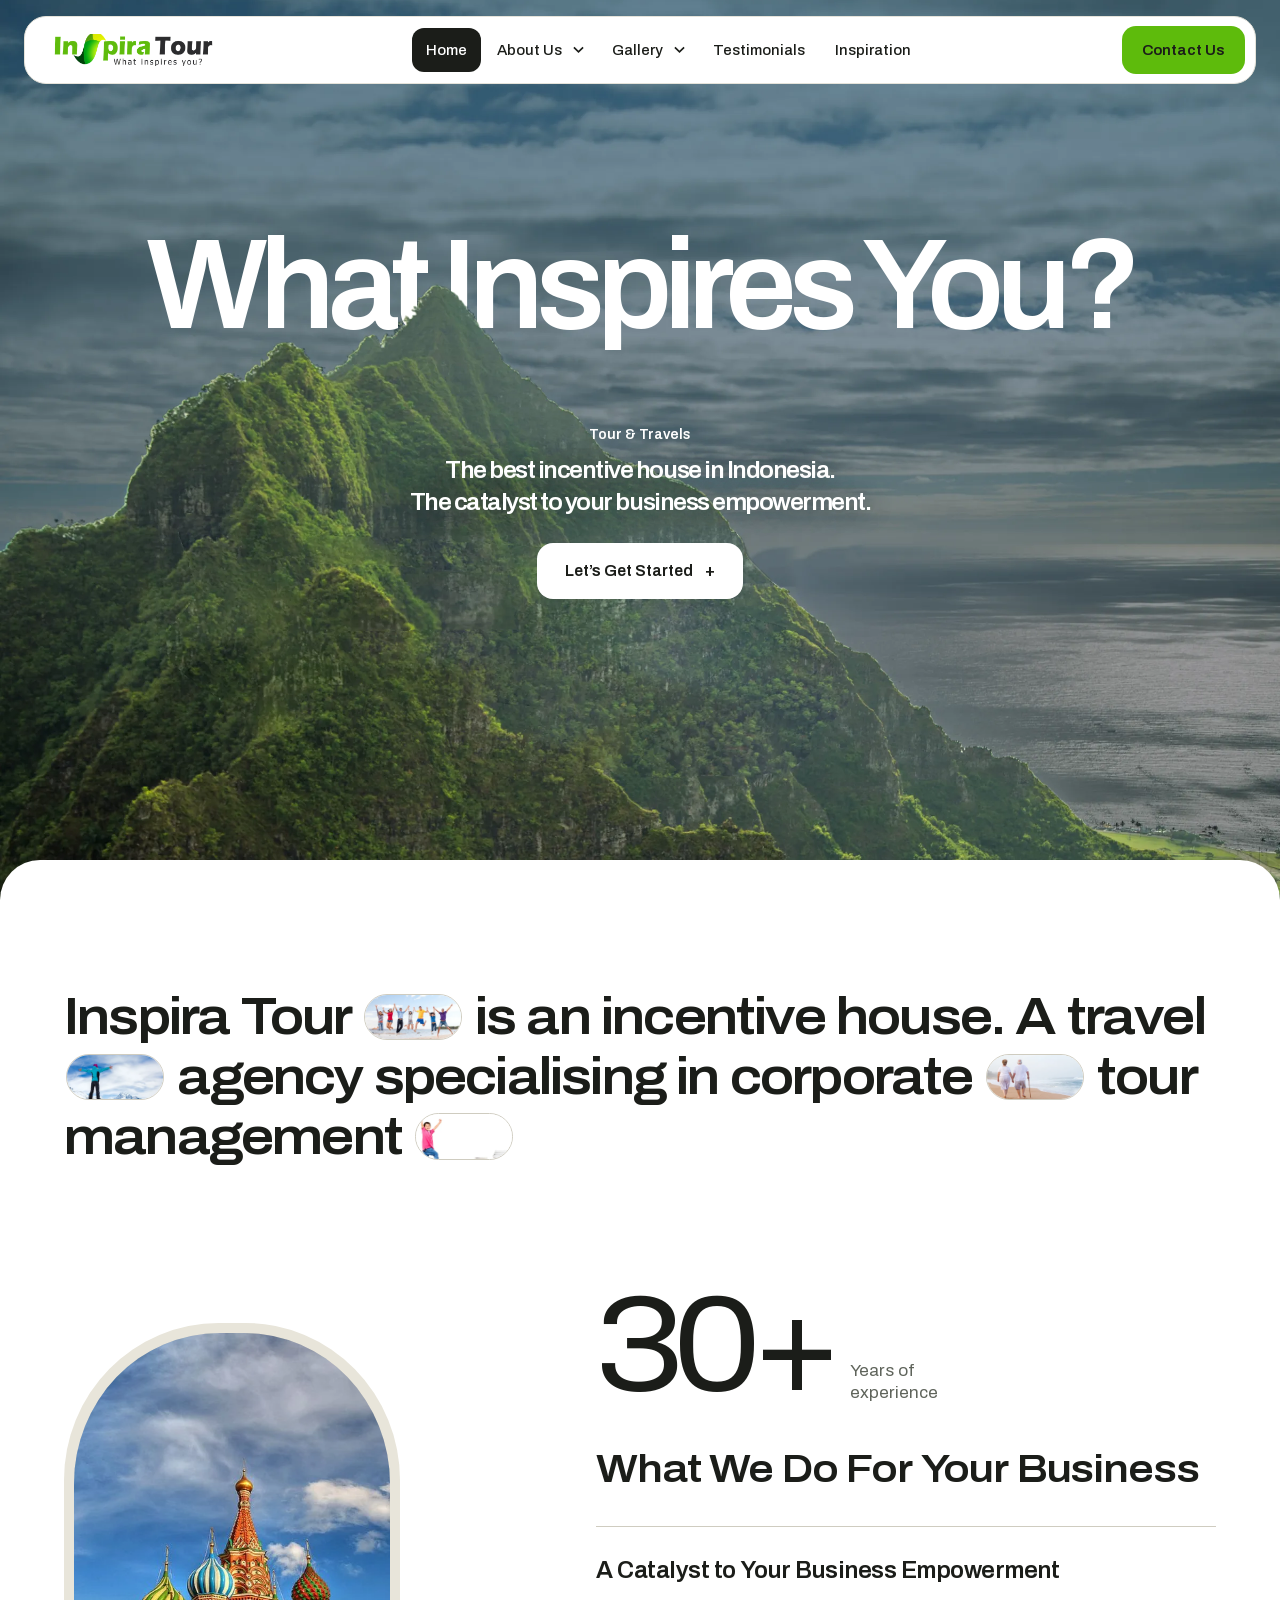
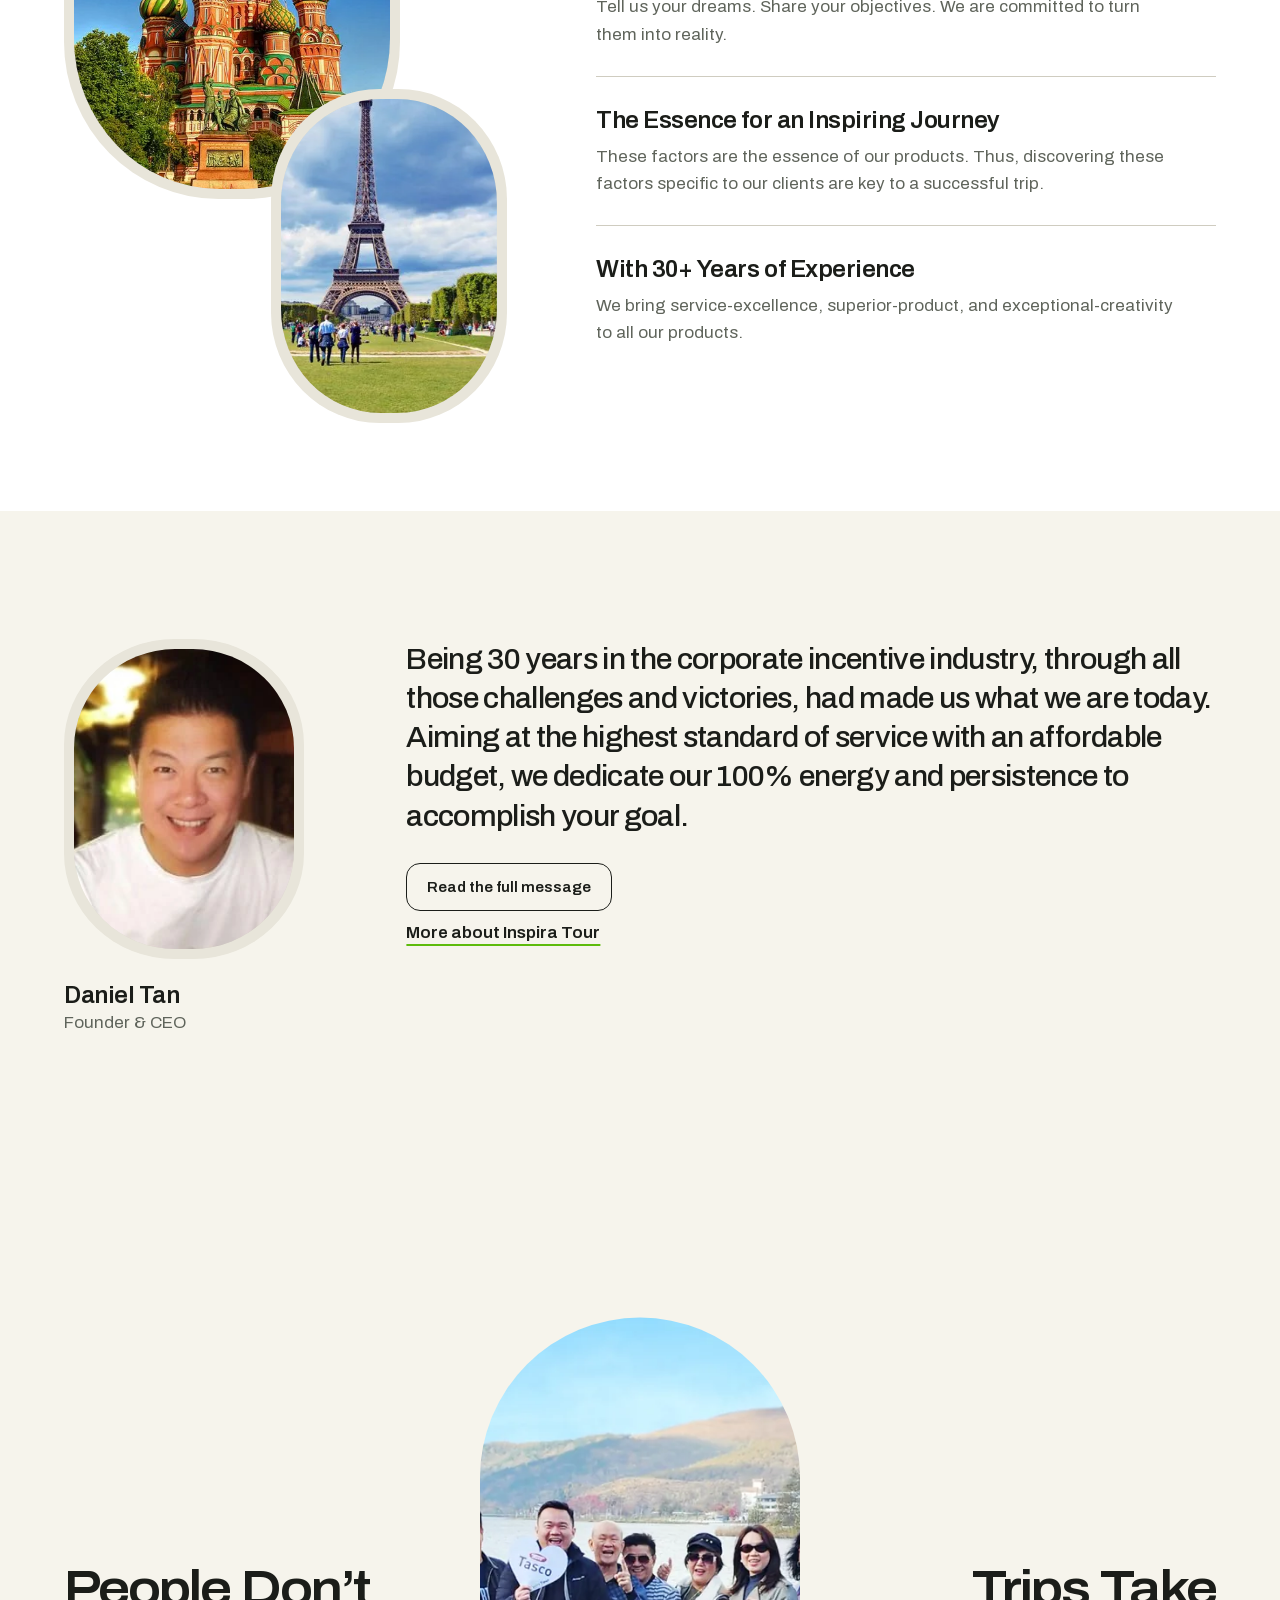
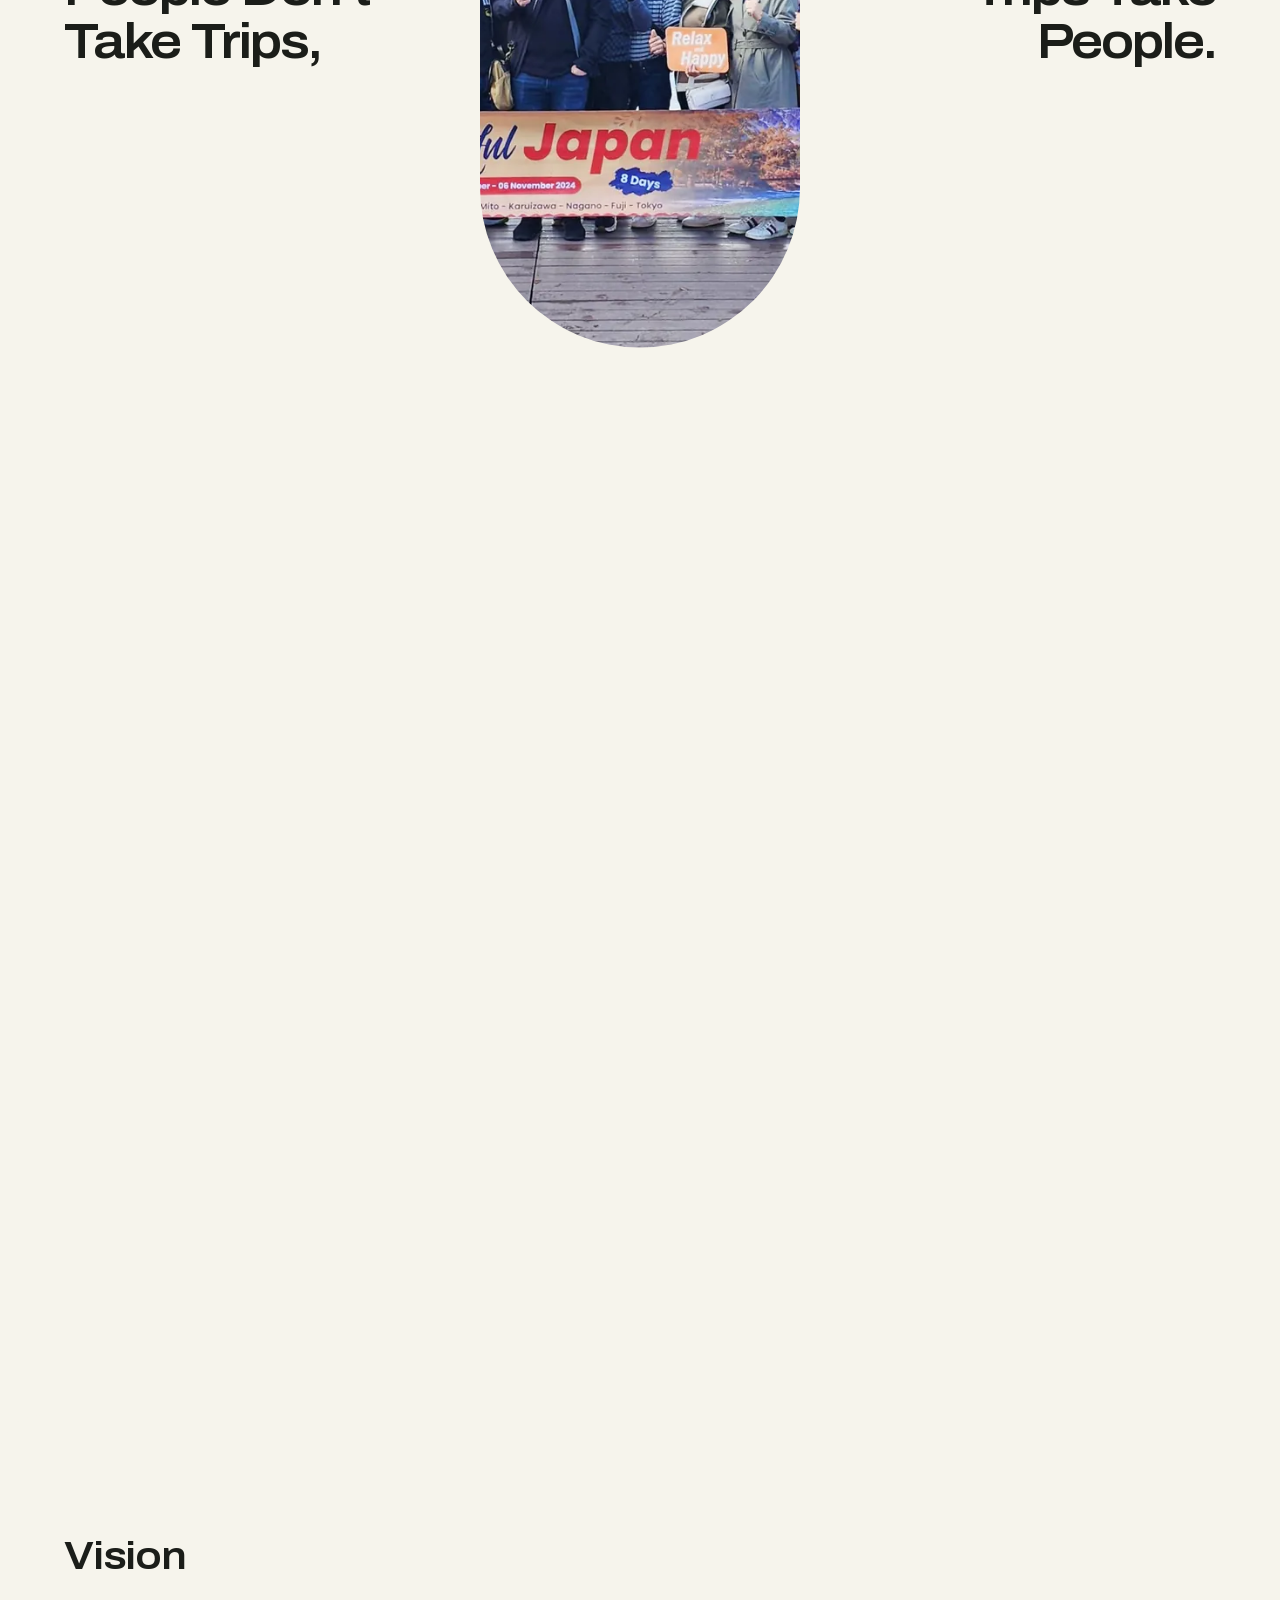
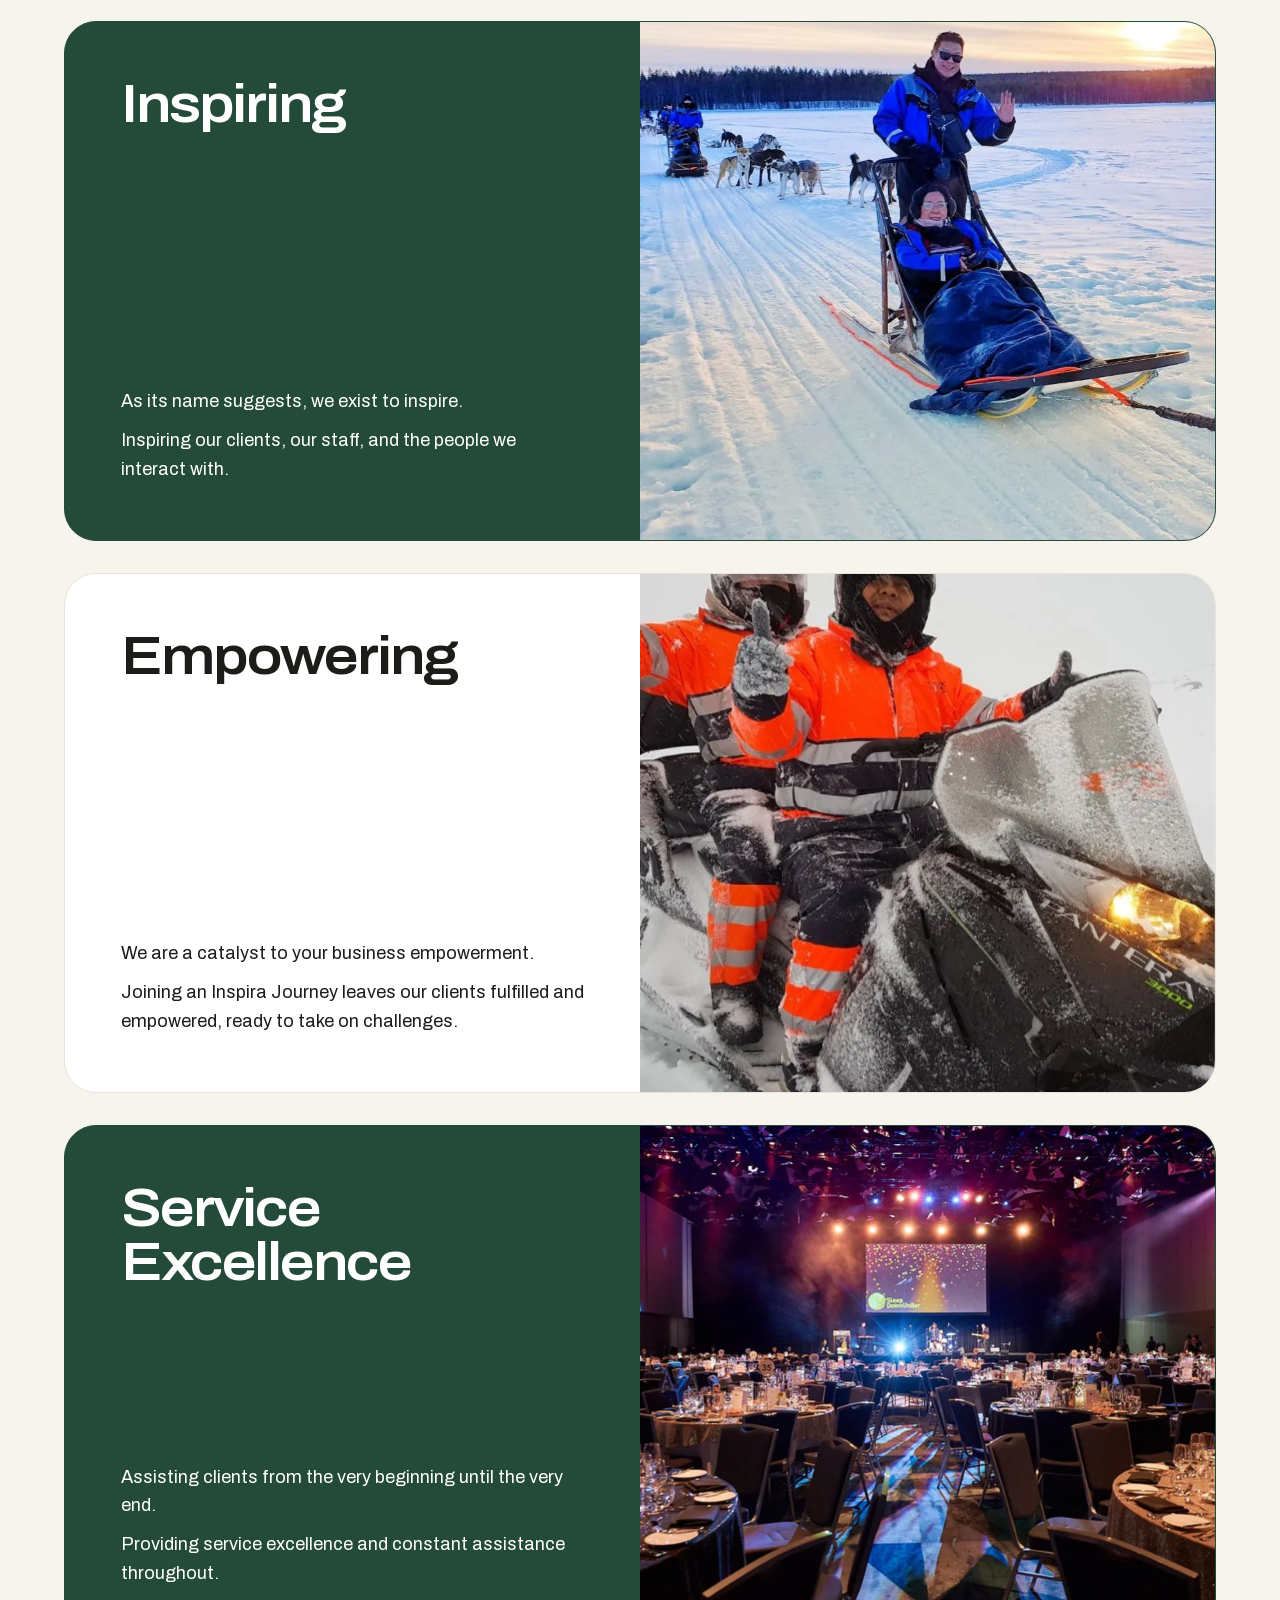
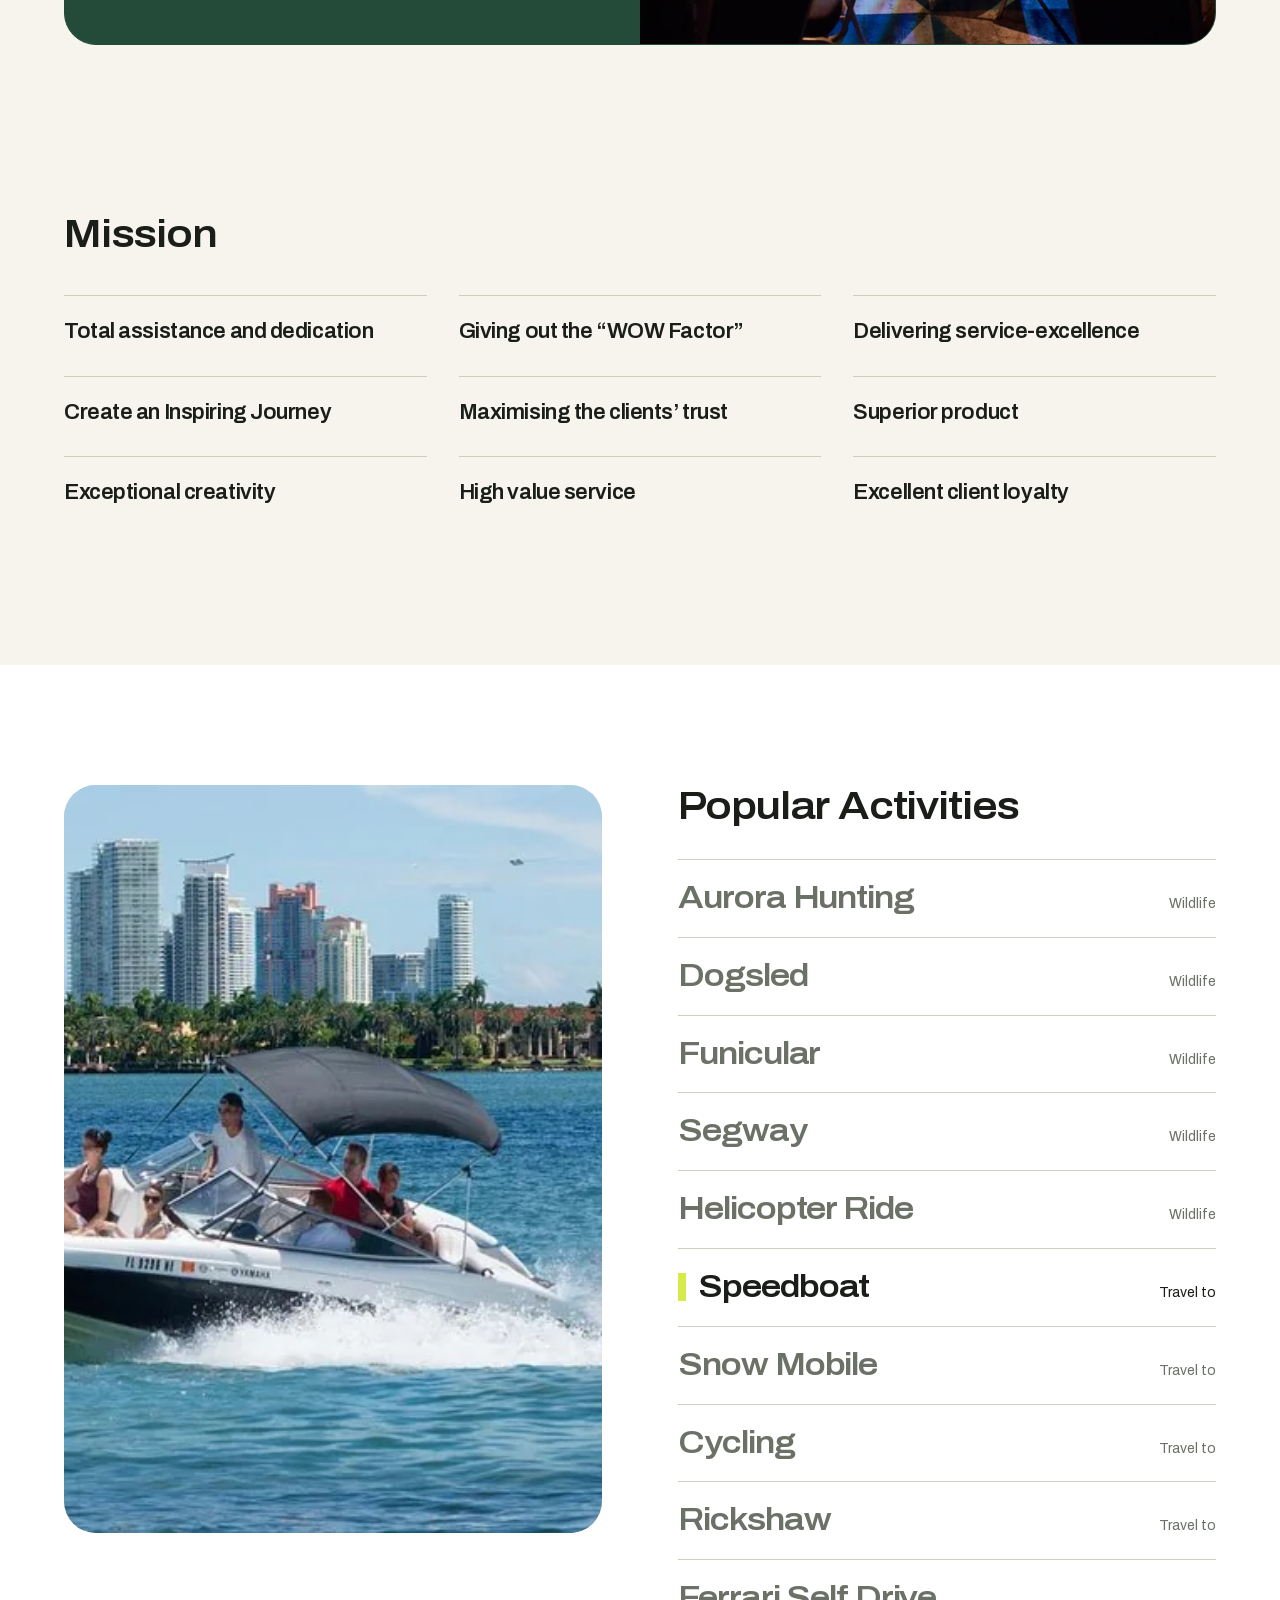
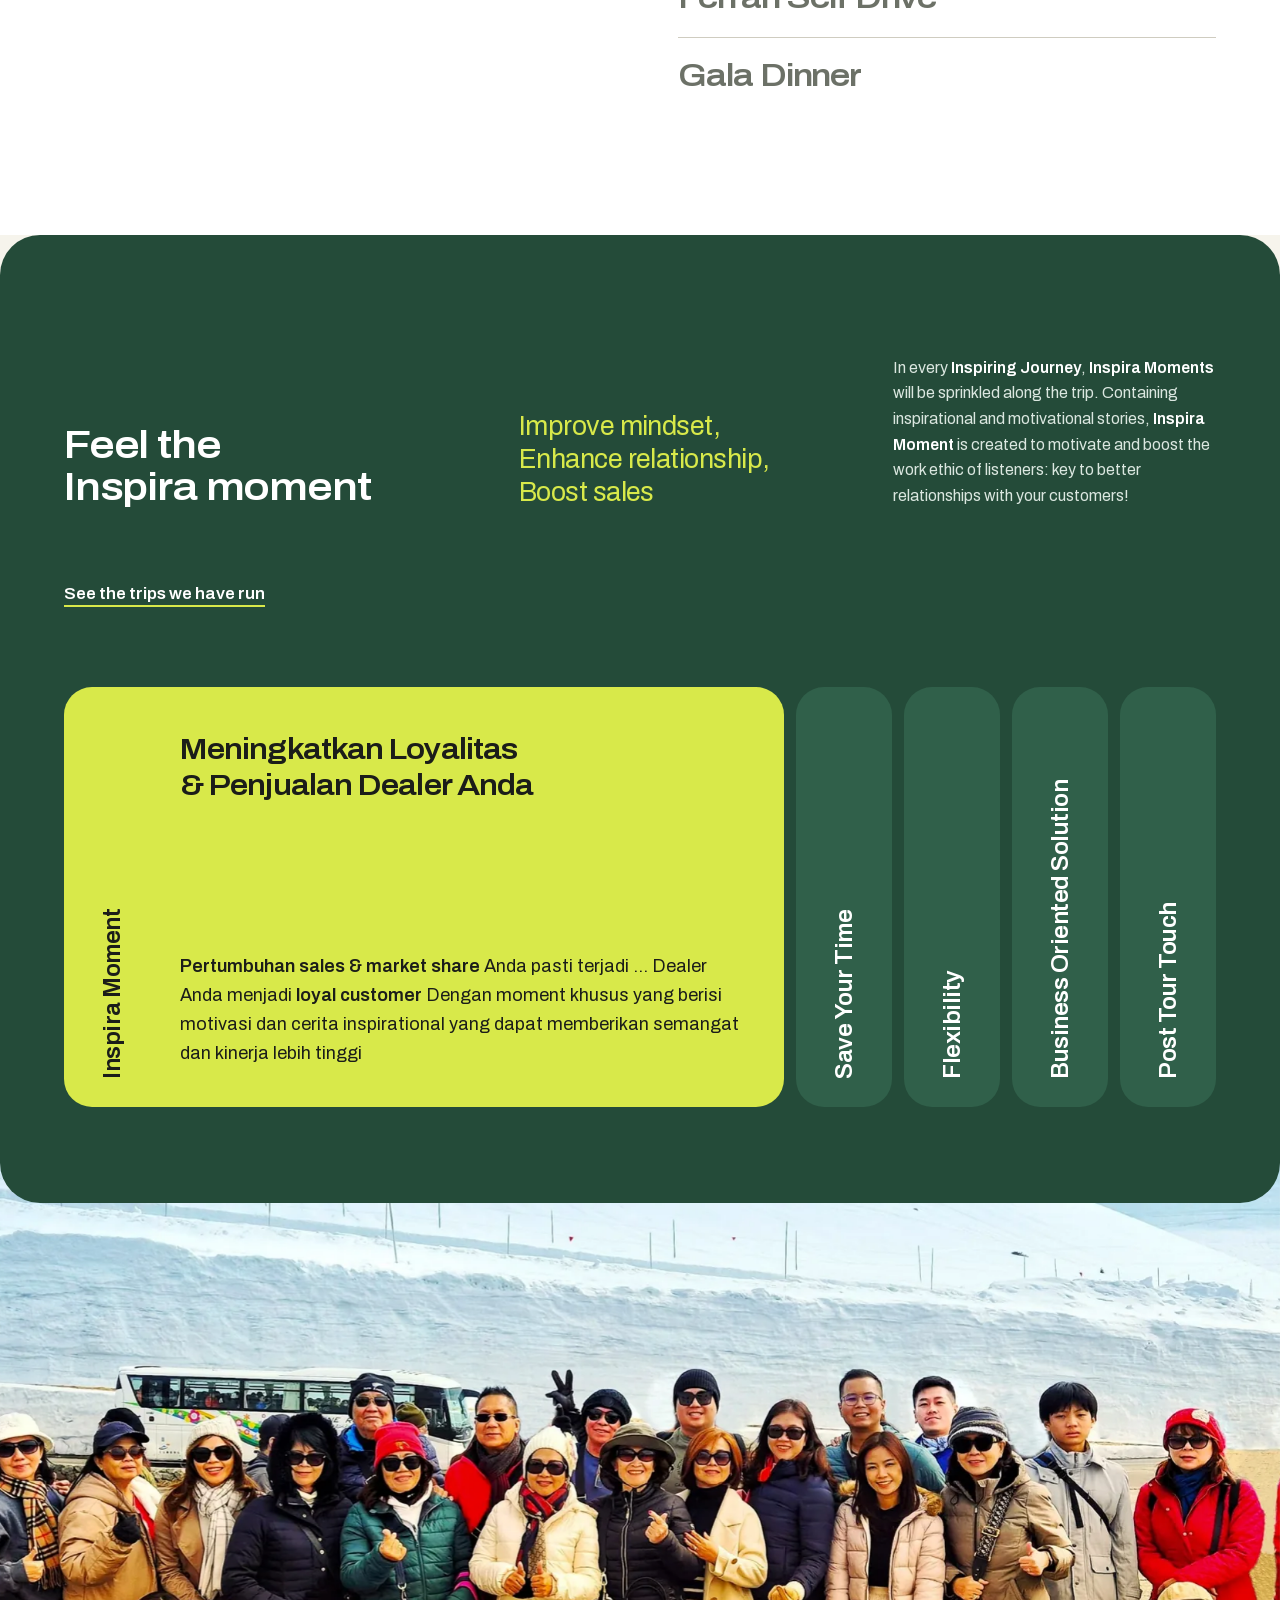
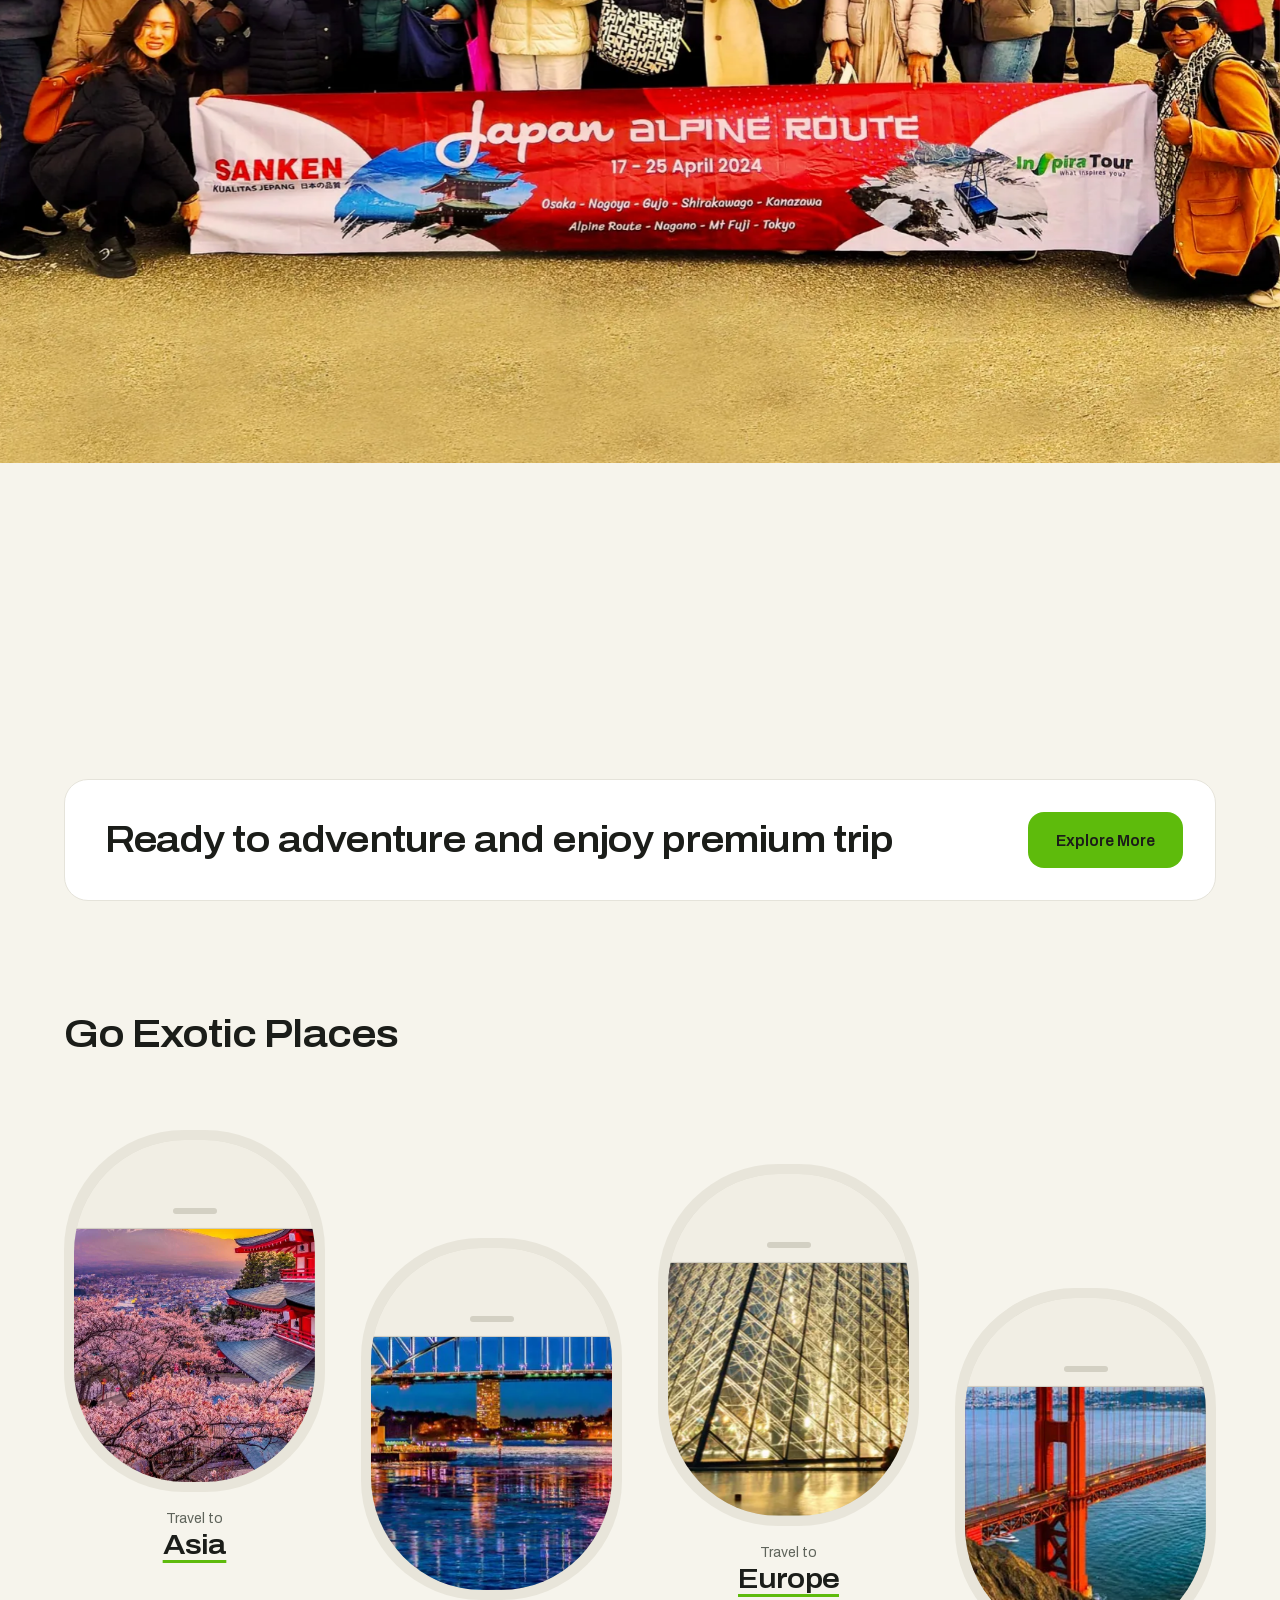
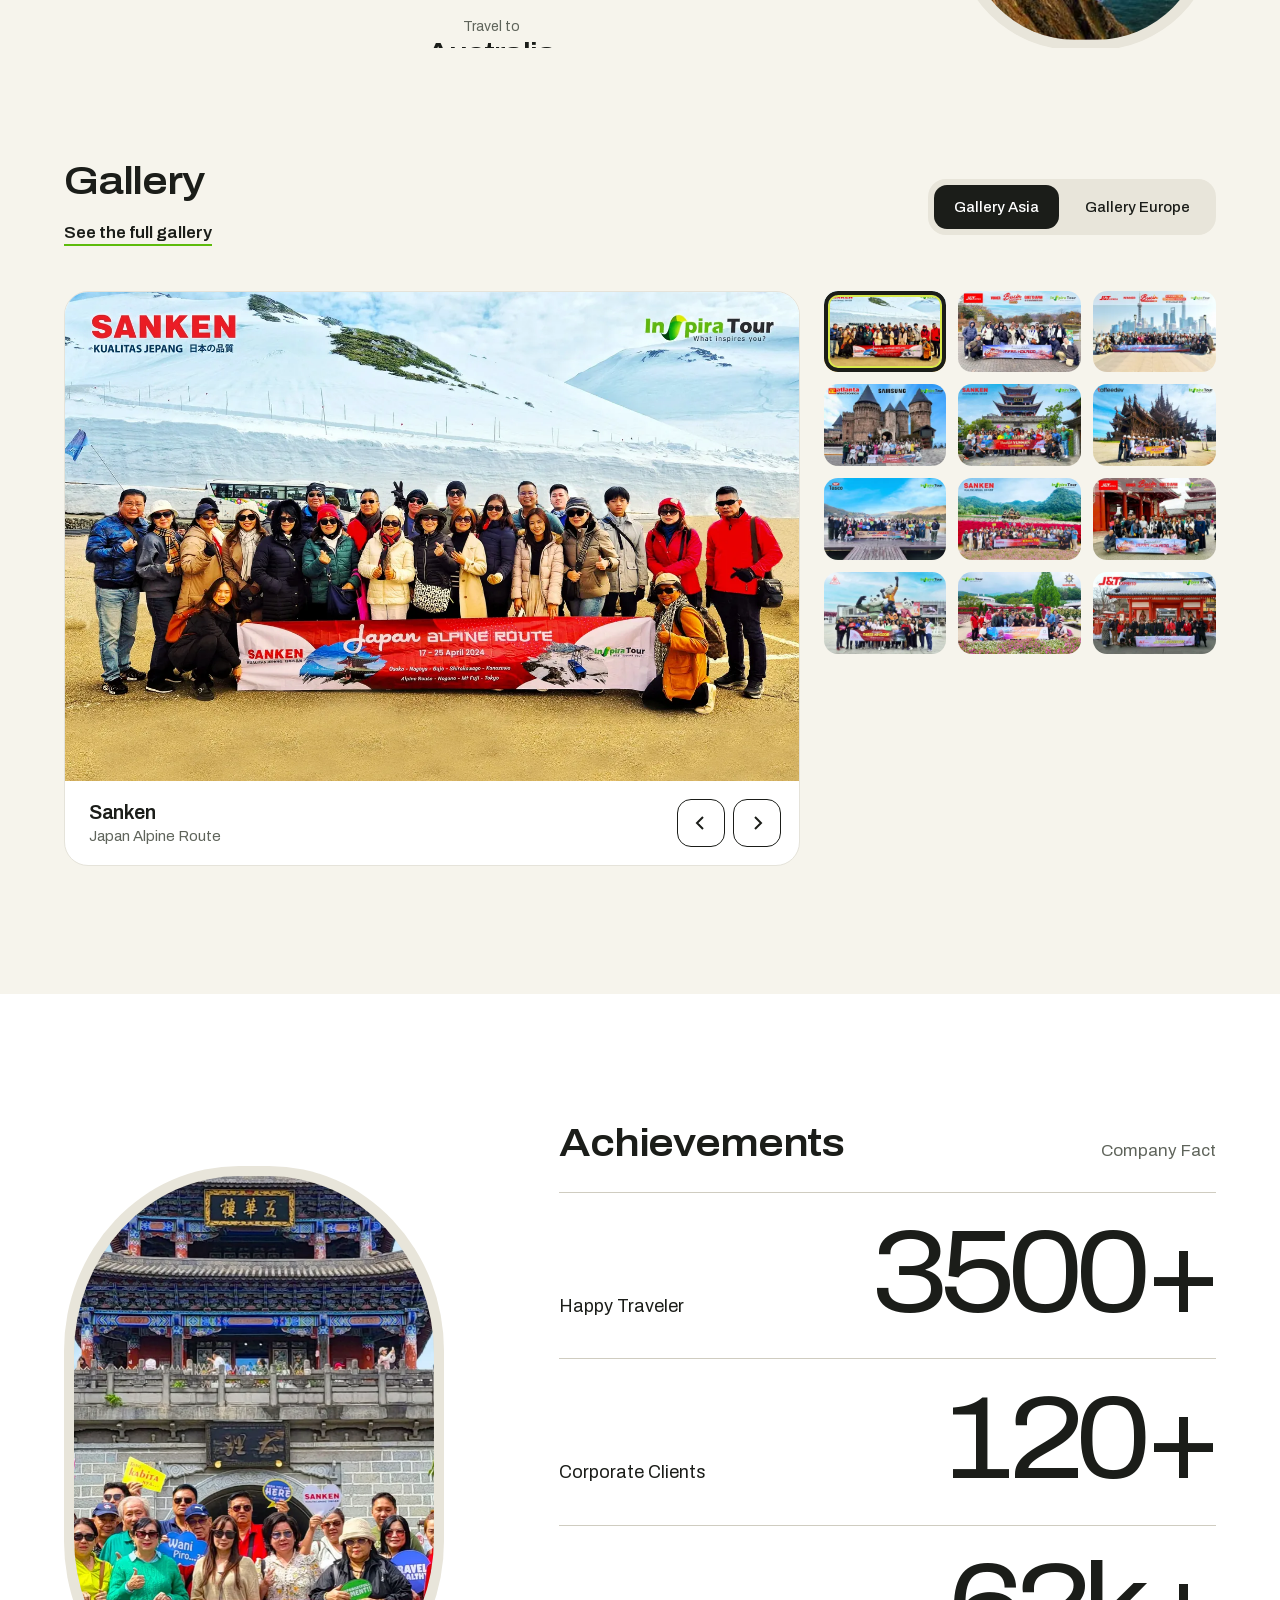
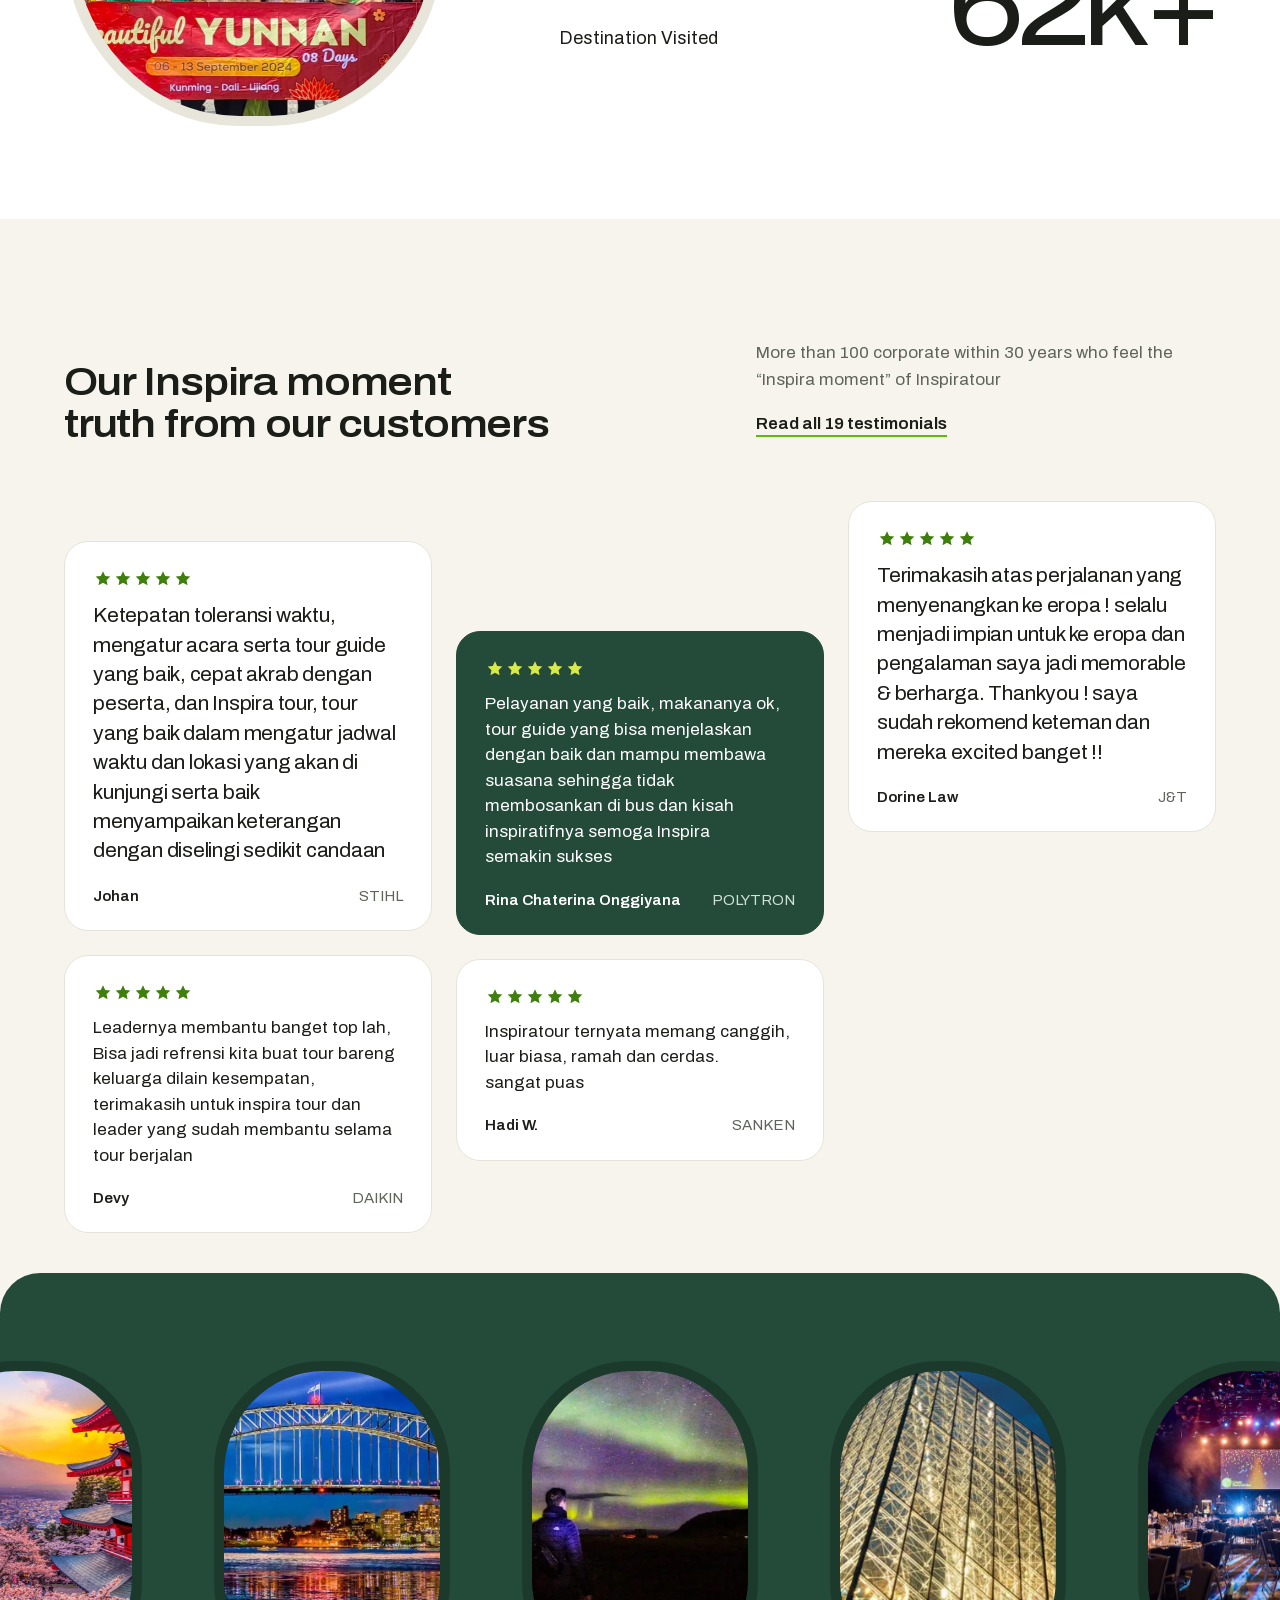
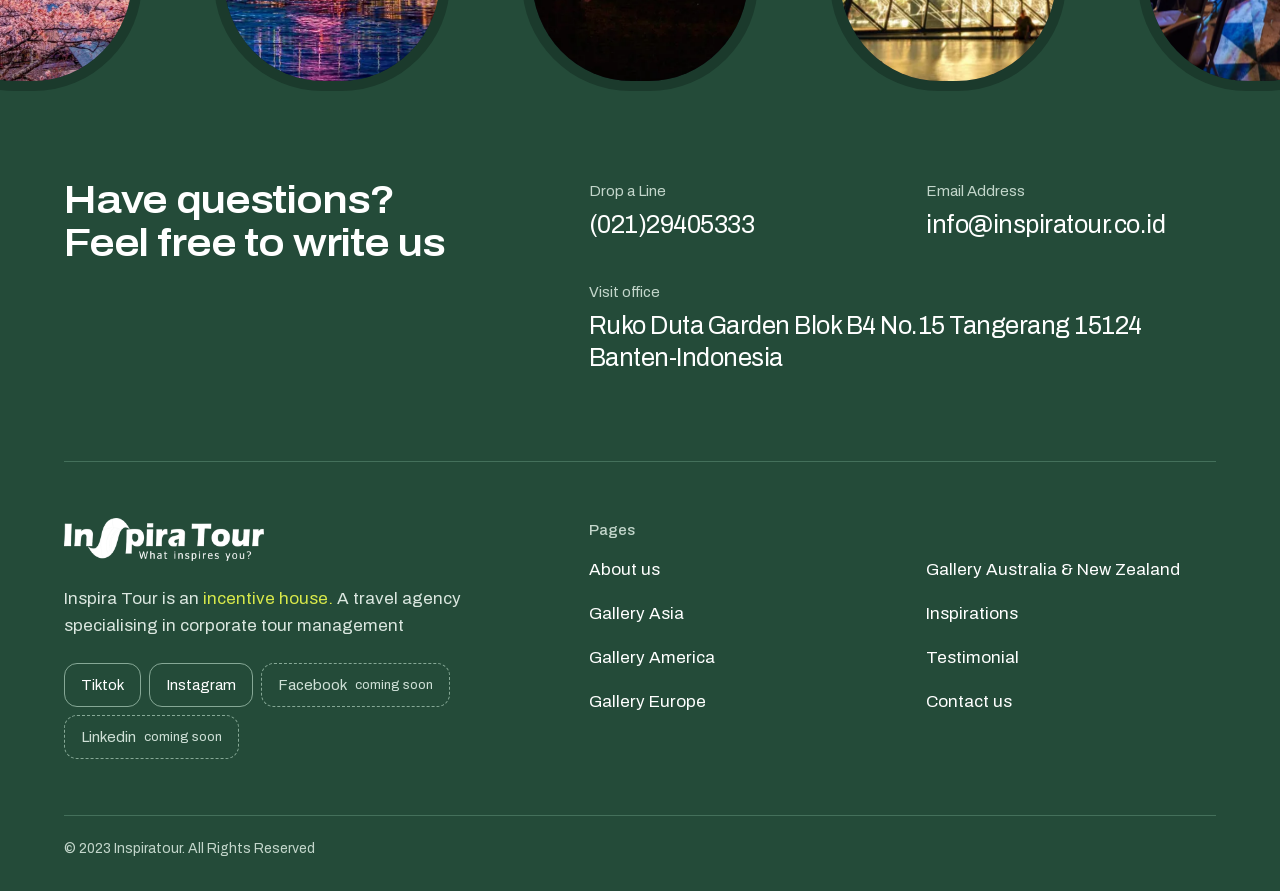
<file: index.html>
<!DOCTYPE html>
<html lang="en">
<head>
  <meta charset="utf-8">
  <meta name="viewport" content="width=device-width, initial-scale=1">
  <title>Inspira Tour company profile: What Inspires You?</title>
  <meta name="description" content="Inspira Tour is an incentive house. A travel agency specialising in corporate tour management.">
  <meta name="theme-color" content="#F6F4EC">
  <link rel="icon" href="data:,">
  <link rel="preload" href="assets/fonts/archivo-latin.woff2" as="font" type="font/woff2" crossorigin>
  <script>document.documentElement.classList.add('js');</script>
  <script src="assets/js/gsap.min.js" defer></script>
  <script src="assets/js/ScrollTrigger.min.js" defer></script>
  <script src="assets/js/lenis.min.js" defer></script>
  <script src="assets/js/site.js" defer></script>
  <link rel="stylesheet" href="assets/css/site.css">
</head>
<body id="top">
  <a class="skip" href="#main">Skip to content</a>

  <header class="bar">
    <a class="bar__logo" href="index.html" aria-label="Inspira Tour, home"><img src="assets/img/logo.webp" width="640" height="121" alt="Inspira Tour. What inspires you?"></a>
    <nav class="nav" aria-label="Main">
      <ul>
        <li><a class="nav__a" href="index.html" aria-current="page">Home</a></li>
        <li class="has-sub">
          <a class="nav__a" href="about.html">About Us</a>
          <button class="nav__t" type="button" aria-expanded="false" aria-controls="sub-about" aria-label="About Us submenu"><svg viewBox="0 0 12 8" aria-hidden="true"><path d="M1 1.5 6 6.5 11 1.5"/></svg></button>
          <ul class="sub" id="sub-about"><li><a href="about.html#team">Our Team</a></li></ul>
        </li>
        <li class="has-sub">
          <a class="nav__a" href="gallery.html">Gallery</a>
          <button class="nav__t" type="button" aria-expanded="false" aria-controls="sub-gallery" aria-label="Gallery submenu"><svg viewBox="0 0 12 8" aria-hidden="true"><path d="M1 1.5 6 6.5 11 1.5"/></svg></button>
          <ul class="sub" id="sub-gallery"><li><a href="gallery.html#asia">Gallery Asia</a></li><li><a href="gallery.html#america">Gallery America</a></li><li><a href="gallery.html#europe">Gallery Europe</a></li><li><a href="gallery.html#australia">Gallery Australia &amp; New Zealand</a></li></ul>
        </li>
        <li><a class="nav__a" href="testimonials.html">Testimonials</a></li>
        <li><a class="nav__a" href="inspiration.html">Inspiration</a></li>
      </ul>
    </nav>
    <div class="bar__end">
      <a class="btn btn--s" href="contact.html">Contact Us</a>
      <button class="menu-btn" type="button" aria-label="Open menu" aria-expanded="false" aria-controls="menu" data-menu-open><svg viewBox="0 0 18 12" aria-hidden="true"><path d="M0 1h18M0 11h18"/></svg></button>
    </div>
  </header>

  <dialog class="menu dark" id="menu" aria-label="Main menu" data-lenis-prevent>
    <div class="menu__top">
      <img src="assets/img/logo-white.webp" width="640" height="136" alt="">
      <button class="round" type="button" aria-label="Close menu" data-menu-close><svg viewBox="0 0 16 16" aria-hidden="true"><path d="m2 2 12 12M14 2 2 14"/></svg></button>
    </div>
    <nav aria-label="Mobile">
      <ul class="menu__list">
        <li><a href="index.html" aria-current="page">Home</a></li>
        <li><a href="about.html">About Us</a><ul><li><a href="about.html#team">Our Team</a></li></ul></li>
        <li><a href="gallery.html">Gallery</a><ul><li><a href="gallery.html#asia">Gallery Asia</a></li><li><a href="gallery.html#america">Gallery America</a></li><li><a href="gallery.html#europe">Gallery Europe</a></li><li><a href="gallery.html#australia">Gallery Australia &amp; New Zealand</a></li></ul></li>
        <li><a href="testimonials.html">Testimonials</a></li>
        <li><a href="inspiration.html">Inspiration</a></li>
      </ul>
      <a class="btn" href="contact.html">Contact Us</a>
    </nav>
  </dialog>

  <main id="main">
    <section class="hero" aria-label="Introduction" data-hero>
      <div class="scene">
        <img data-layer="back" src="assets/img/peak-scene.webp" width="2400" height="2125" alt="Green mountain peak above the sea" fetchpriority="high">
        <h1 data-layer="title"><span>What </span><span>Inspires </span><span>You?</span></h1>
        <img class="scene__ridge" data-layer="back" src="assets/img/peak-ridge.webp" width="2400" height="1031" alt="" fetchpriority="high">
      </div>
      <div class="hero__in" data-layer="text">
        <b>Tour &amp; Travels</b>
        <p>The best incentive house in Indonesia.<br>The catalyst to your business empowerment.</p>
        <a class="btn" href="contact.html">Let’s Get Started</a>
      </div>
    </section>

    <section class="sheet about" id="about" aria-labelledby="say">
      <div class="wrap">
        <h2 class="say" id="say">Inspira Tour <i><img src="assets/img/inspire-1.webp" width="480" height="327" alt=""></i> is an incentive house. A&nbsp;travel <i><img src="assets/img/inspire-2.webp" width="480" height="320" alt=""></i> agency specialising in corporate <i><img src="assets/img/inspire-3.webp" width="480" height="320" alt=""></i> tour <span style="white-space:nowrap">management <i><img style="object-position:0 20%" src="assets/img/inspire-4.webp" width="480" height="337" alt=""></i></span></h2>
        <div class="what">
          <div class="what__pics">
            <div class="what__a" data-drift="36"><div class="ring"><div class="win px" style="--p:10"><img src="assets/img/russia.webp" width="544" height="800" alt="Saint Basil's Cathedral, Russia" loading="lazy"></div></div></div>
            <div class="what__b" data-drift="96"><div class="ring"><div class="win px" style="--p:10; --pos:58% 50%"><img src="assets/img/paris.webp" width="750" height="500" alt="Eiffel Tower, Paris" loading="lazy"></div></div></div>
          </div>
          <div>
            <p class="years"><span class="num">30+</span><span>Years of experience</span></p>
            <h2 class="h2" data-words>What We Do For Your Business</h2>
            <ol>
              <li><h3>A Catalyst to Your Business Empowerment</h3><p>Tell us your dreams. Share your objectives. We are committed to turn them into reality.</p></li>
              <li><h3>The Essence for an Inspiring Journey</h3><p>These factors are the essence of our products. Thus, discovering these factors specific to our clients are key to a successful trip.</p></li>
              <li><h3>With 30+ Years of Experience</h3><p>We bring service-excellence, superior-product, and exceptional-creativity to all our products.</p></li>
            </ol>
          </div>
        </div>
      </div>
    </section>

    <section class="wrap founder" aria-label="Founder message">
      <div class="founder__id">
        <div class="ring"><div class="win"><img src="assets/img/founder.webp" width="269" height="308" alt="Daniel Tan" loading="lazy"></div></div>
        <h2>Daniel Tan</h2>
        <p>Founder &amp; CEO</p>
      </div>
      <div>
        <p class="founder__lead">Being 30 years in the corporate incentive industry, through all those challenges and victories, had made us what we are today. Aiming at the highest standard of service with an affordable budget, we dedicate our 100% energy and persistence to accomplish your goal.</p>
        <details>
          <summary><span class="a">Read the full message</span><span class="b">Close the message</span></summary>
          <div class="founder__more">
            <p>In the heart of Inspira Tour, we believe in the alignment of your goal and ours.</p>
            <p>In this years of growing competition, we are stretching ourselves to make every distinctions, every signature, at every step of the process, in order to be the pioneer and inventor of a new breed of services.</p>
            <p>Our focus to details, habits, empathizes, understandings, anticipations, technologies, and integrated databases, will increase our competitiveness to serve you better.</p>
            <p>As part of commitment, we always keep on asking ourselves. Questions like: How can we be in assistance to obtain an efficient and effective campaign for your company? How to motivate your dealers? How to empower and inspiring them? How to keep their loyalty? How to increase your profit? How to achieve success? How to grow and expand? You will see our reasons of existence in the next pages. We elaborate them in powerful statements like: Who we are, What we do, Why we do, How does it look like.</p>
            <p>We are proud to be in partnership with you, as well as our esteemed existing clientele.</p>
          </div>
        </details>
        <a class="more" href="about.html">More about Inspira Tour</a>
      </div>
    </section>

    <section class="open" aria-label="People Don’t Take Trips, Trips Take People" data-open>
      <div class="open__pin">
        <p class="open__words"><span>People Don’t Take Trips, </span><span>Trips Take People.</span></p>
        <div class="open__photo"><img src="assets/img/lake.webp" width="2200" height="1260" alt="Tasco group on an Inspira Tour trip beside a lake in Japan" loading="lazy"></div>
      </div>
    </section>

    <section class="sheet vision" aria-labelledby="vision-t">
      <div class="wrap">
        <h2 class="h2" id="vision-t" data-words>Vision</h2>
        <div class="stack">
          <article class="vcard vcard--forest" style="--i:0">
            <div class="vcard__t"><h3>Inspiring</h3><div><p>As its name suggests, we exist to inspire.</p><p>Inspiring our clients, our staff, and the people we interact with.</p></div></div>
            <div class="px" style="--p:10; --pos:54% 50%"><img src="assets/img/activities/dogsled.webp" width="1146" height="900" alt="Two travellers waving from a dogsled on snow" loading="lazy"></div>
          </article>
          <article class="vcard" style="--i:1">
            <div class="vcard__t"><h3>Empowering</h3><div><p>We are a catalyst to your business empowerment.</p><p>Joining an Inspira Journey leaves our clients fulfilled and empowered, ready to take on challenges.</p></div></div>
            <div class="px" style="--p:10; --pos:46% 50%"><img src="assets/img/activities/snow-mobile.webp" width="1200" height="762" alt="Two travellers giving a thumbs up on a snow mobile" loading="lazy"></div>
          </article>
          <article class="vcard vcard--forest" style="--i:2">
            <div class="vcard__t"><h3>Service Excellence</h3><div><p>Assisting clients from the very beginning until the very end.</p><p>Providing service excellence and constant assistance throughout.</p></div></div>
            <div class="px" style="--p:10; --pos:50% 60%"><img src="assets/img/activities/gala-dinner.webp" width="1200" height="801" alt="Ballroom set for a gala dinner" loading="lazy"></div>
          </article>
        </div>
      </div>
    </section>

    <section class="wrap mission" aria-labelledby="mission-t">
      <h2 class="h2" id="mission-t" data-words>Mission</h2>
      <ul data-stagger>
        <li>Total assistance and dedication</li>
        <li>Giving out the “WOW Factor”</li>
        <li>Delivering service-excellence</li>
        <li>Create an Inspiring Journey</li>
        <li>Maximising the clients’ trust</li>
        <li>Superior product</li>
        <li>Exceptional creativity</li>
        <li>High value service</li>
        <li>Excellent client loyalty</li>
      </ul>
    </section>

    <section class="acts" id="activities" aria-labelledby="acts-t">
      <div class="wrap acts__g">
        <div class="acts__frame" aria-hidden="true" data-acts-frame>
          <img class="is-on" src="assets/img/activities/aurora.webp" width="473" height="709" alt="" loading="lazy">
          <img src="assets/img/activities/dogsled.webp" width="1146" height="900" alt="" loading="lazy">
          <img src="assets/img/activities/funicular.webp" width="640" height="480" alt="" loading="lazy">
          <img src="assets/img/activities/segway.webp" width="473" height="709" alt="" loading="lazy">
          <img src="assets/img/activities/helicopter.webp" width="1200" height="800" alt="" loading="lazy">
          <img src="assets/img/activities/speedboat.webp" width="669" height="446" alt="" loading="lazy">
          <img src="assets/img/activities/snow-mobile.webp" width="1200" height="762" alt="" loading="lazy">
          <img src="assets/img/activities/cycling.webp" width="473" height="709" alt="" loading="lazy">
          <img src="assets/img/activities/rickshaw.webp" width="473" height="709" alt="" loading="lazy">
          <img src="assets/img/activities/ferrari.webp" width="473" height="709" alt="" loading="lazy">
          <img src="assets/img/activities/gala-dinner.webp" width="1200" height="801" alt="" loading="lazy">
        </div>
        <div>
          <h2 class="h2" id="acts-t" data-words>Popular Activities</h2>
          <ul class="acts__list" data-acts>
            <li><button class="act" type="button" aria-current="true"><img class="act__thumb" src="assets/img/activities/aurora.webp" width="473" height="709" alt="" loading="lazy"><b>Aurora Hunting</b><span>Wildlife</span></button></li>
            <li><button class="act" type="button"><img class="act__thumb" src="assets/img/activities/dogsled.webp" width="1146" height="900" alt="" loading="lazy"><b>Dogsled</b><span>Wildlife</span></button></li>
            <li><button class="act" type="button"><img class="act__thumb" src="assets/img/activities/funicular.webp" width="640" height="480" alt="" loading="lazy"><b>Funicular</b><span>Wildlife</span></button></li>
            <li><button class="act" type="button"><img class="act__thumb" src="assets/img/activities/segway.webp" width="473" height="709" alt="" loading="lazy"><b>Segway</b><span>Wildlife</span></button></li>
            <li><button class="act" type="button"><img class="act__thumb" src="assets/img/activities/helicopter.webp" width="1200" height="800" alt="" loading="lazy"><b>Helicopter Ride</b><span>Wildlife</span></button></li>
            <li><button class="act" type="button"><img class="act__thumb" src="assets/img/activities/speedboat.webp" width="669" height="446" alt="" loading="lazy"><b>Speedboat</b><span>Travel to</span></button></li>
            <li><button class="act" type="button"><img class="act__thumb" src="assets/img/activities/snow-mobile.webp" width="1200" height="762" alt="" loading="lazy"><b>Snow Mobile</b><span>Travel to</span></button></li>
            <li><button class="act" type="button"><img class="act__thumb" src="assets/img/activities/cycling.webp" width="473" height="709" alt="" loading="lazy"><b>Cycling</b><span>Travel to</span></button></li>
            <li><button class="act" type="button"><img class="act__thumb" src="assets/img/activities/rickshaw.webp" width="473" height="709" alt="" loading="lazy"><b>Rickshaw</b><span>Travel to</span></button></li>
            <li><button class="act" type="button"><img class="act__thumb" src="assets/img/activities/ferrari.webp" width="473" height="709" alt="" loading="lazy"><b>Ferrari Self Drive</b></button></li>
            <li><button class="act" type="button"><img class="act__thumb" src="assets/img/activities/gala-dinner.webp" width="1200" height="801" alt="" loading="lazy"><b>Gala Dinner</b></button></li>
          </ul>
        </div>
      </div>
    </section>

    <section class="moment dark" id="inspiration" aria-labelledby="moment-t">
      <div class="wrap">
        <div class="moment__top">
          <h2 class="h2" id="moment-t" data-words>Feel the Inspira moment</h2>
          <p class="moment__lead">Improve mindset,<br>Enhance relationship,<br>Boost sales</p>
          <p class="moment__body">In every <em>Inspiring Journey</em>, <em>Inspira Moments</em> will be sprinkled along the trip. Containing inspirational and motivational stories, <em>Inspira Moment</em> is created to motivate and boost the work ethic of listeners: key to better relationships with your customers!</p>
          <a class="more more--light" href="inspiration.html">See the trips we have run</a>
        </div>
        <div class="seats" data-seats>
          <article class="seat is-on"><h3><button type="button" aria-expanded="true" aria-controls="s1">Inspira Moment</button></h3><div class="seat__b" id="s1" lang="id"><p class="lead">Meningkatkan Loyalitas &amp; Penjualan Dealer Anda</p><p><strong>Pertumbuhan sales &amp; market share</strong> Anda pasti terjadi ... Dealer Anda menjadi <strong>loyal customer</strong> Dengan moment khusus yang berisi motivasi dan cerita inspirational yang dapat memberikan semangat dan kinerja lebih tinggi</p></div></article>
          <article class="seat"><h3><button type="button" aria-expanded="false" aria-controls="s2">Save Your Time</button></h3><div class="seat__b" id="s2" lang="id"><p class="lead">Menghemat waktu Anda</p><p><strong>Asset</strong> yang <strong>tidak bisa kembali</strong>, bisa anda <strong>manfaatkan</strong> untuk <strong>core business</strong> Anda ... dapat focus ke hal-hal lain yang essential untuk bisnis Anda dan kami memberikan progress report selama persiapan acara perjalanan berlangsung laksana Personal Assistant Anda</p></div></article>
          <article class="seat"><h3><button type="button" aria-expanded="false" aria-controls="s3">Flexibility</button></h3><div class="seat__b" id="s3" lang="id"><p class="lead">Menyesuaikan Itinerary sesuai kebutuhan Anda</p><p><strong>Keleluasaan</strong> untuk <strong>kreatifitas</strong> dalam <strong>memenuhi kebutuhan</strong> Anda ...</p></div></article>
          <article class="seat"><h3><button type="button" aria-expanded="false" aria-controls="s4">Business Oriented Solution</button></h3><div class="seat__b" id="s4" lang="id"><p class="lead">Menyediakan segala kebutuhan Anda, meminimalkan pekerjaan Anda</p><p>membuat Anda <strong>tenang &amp; relax</strong> ... Karena kami melakukan segala sesuatu A-Z, mulai dari membuat draft campaign untuk Anda, persiapan sebelum keberangkatan, proses dokumen perjalanan, saat keberangkatan, acara perjalanan, serta pelayanan saat kembali ke Tanah Air</p></div></article>
          <article class="seat"><h3><button type="button" aria-expanded="false" aria-controls="s5">Post Tour Touch</button></h3><div class="seat__b" id="s5" lang="id"><p class="lead">Memberikan Laporan yang transparan &amp; konkrit setelah Tour</p><p><strong>Jaminan</strong> bahwa Tour yang Anda jalankan benar-benar <strong>memenuhi misi business</strong> Anda</p></div></article>
        </div>
      </div>
    </section>

    <section class="ready" aria-label="Plan a trip">
      <div class="ready__bg px" style="--p:4; --pos:50% 60%"><img src="assets/img/alpine.webp" width="2200" height="1260" alt="Sanken group on an Inspira Tour trip in front of the snow walls of the Japan Alpine Route" loading="lazy"></div>
      <div class="wrap ready__over"><div class="ready__card"><p>Ready to adventure and enjoy premium trip</p><a class="btn" href="inspiration.html">Explore More</a></div></div>
    </section>

    <section class="sheet places" id="places" aria-labelledby="places-t">
      <div class="wrap">
        <h2 class="h2" id="places-t" data-words>Go Exotic Places</h2>
        <ul class="places__row">
          <li class="place" data-drift="18"><a href="gallery.html#asia"><div class="ring"><div class="win px" style="--p:9; --pos:50% 60%"><img src="assets/img/asia.webp" width="736" height="1104" alt="Mount Fuji behind a red pagoda" loading="lazy"><span class="shade"></span></div></div><p><small>Travel to</small><strong>Asia</strong></p></a></li>
          <li class="place" data-drift="54"><a href="gallery.html#australia"><div class="ring"><div class="win px" style="--p:9; --pos:62% 50%"><img src="assets/img/australia.webp" width="1068" height="561" alt="Sydney Harbour Bridge at dusk" loading="lazy"><span class="shade"></span></div></div><p><small>Travel to</small><strong>Australia</strong></p></a></li>
          <li class="place" data-drift="28"><a href="gallery.html#europe"><div class="ring"><div class="win px" style="--p:6; --pos:47% 50%"><img src="assets/img/europe.webp" width="1120" height="426" alt="Louvre Pyramid at night" loading="lazy"><span class="shade"></span></div></div><p><small>Travel to</small><strong>Europe</strong></p></a></li>
          <li class="place" data-drift="72"><a href="gallery.html#america"><div class="ring"><div class="win px" style="--p:8; --pos:34% 50%"><img src="assets/img/america.webp" width="660" height="462" alt="Golden Gate Bridge" loading="lazy"><span class="shade"></span></div></div><p><small>Travel to</small><strong>America</strong></p></a></li>
        </ul>
      </div>
    </section>

    <section class="gal" id="gallery" aria-labelledby="gal-t">
      <div class="wrap">
        <div class="gal__head">
          <div><h2 class="h2" id="gal-t" data-words>Gallery</h2><a class="more" href="gallery.html">See the full gallery</a></div>
          <div class="tabs" role="tablist" aria-label="Gallery region" data-gal-tabs>
            <button type="button" role="tab" id="tab-asia" aria-controls="asia" aria-selected="true">Gallery Asia</button>
            <button type="button" role="tab" id="tab-europe" aria-controls="europe" aria-selected="false" tabindex="-1">Gallery Europe</button>
          </div>
        </div>
        <div class="view">
          <figure>
            <img src="assets/img/trips/asia-01.webp" width="1400" height="933" alt="Sanken group, Japan Alpine Route" loading="lazy" data-view>
            <figcaption><p aria-live="polite"><b data-view-t>Sanken</b><span data-view-s>Japan Alpine Route</span></p>
              <div class="view__ctrl">
                <button class="round" type="button" aria-label="Previous photo" data-view-prev><svg viewBox="0 0 16 16" aria-hidden="true"><path d="M10 2 4 8l6 6"/></svg></button>
                <button class="round" type="button" aria-label="Next photo" data-view-next><svg viewBox="0 0 16 16" aria-hidden="true"><path d="m6 2 6 6-6 6"/></svg></button>
              </div>
            </figcaption>
          </figure>
          <div>
            <div class="thumbs" role="tabpanel" id="asia" aria-labelledby="tab-asia">
              <button type="button" data-trip="asia-01" aria-pressed="true" aria-label="Sanken, Japan Alpine Route"><img src="assets/img/trips/asia-01-s.webp" width="330" height="220" alt="" loading="lazy"></button>
              <button type="button" data-trip="asia-02" aria-pressed="false" aria-label="J&amp;T Express, Incredible Japan Hokkaido"><img src="assets/img/trips/asia-02-s.webp" width="330" height="220" alt="" loading="lazy"></button>
              <button type="button" data-trip="asia-03" aria-pressed="false" aria-label="J&amp;T Express, Explore Yiwu, Experience Shanghai"><img src="assets/img/trips/asia-03-s.webp" width="330" height="220" alt="" loading="lazy"></button>
              <button type="button" data-trip="asia-04" aria-pressed="false" aria-label="Atlanta Electronics and Samsung, Paradise of Danang"><img src="assets/img/trips/asia-04-s.webp" width="330" height="220" alt="" loading="lazy"></button>
              <button type="button" data-trip="asia-05" aria-pressed="false" aria-label="Sanken, Beautiful Yunnan"><img src="assets/img/trips/asia-05-s.webp" width="330" height="220" alt="" loading="lazy"></button>
              <button type="button" data-trip="asia-06" aria-pressed="false" aria-label="ToffeeDev, Funtastic Thailand"><img src="assets/img/trips/asia-06-s.webp" width="330" height="220" alt="" loading="lazy"></button>
              <button type="button" data-trip="asia-07" aria-pressed="false" aria-label="Tasco, Beautiful Japan"><img src="assets/img/trips/asia-07-s.webp" width="330" height="220" alt="" loading="lazy"></button>
              <button type="button" data-trip="asia-08" aria-pressed="false" aria-label="Sanken, Beautiful Khao Yai"><img src="assets/img/trips/asia-08-s.webp" width="330" height="220" alt="" loading="lazy"></button>
              <button type="button" data-trip="asia-09" aria-pressed="false" aria-label="J&amp;T Express, Incredible Japan Hokkaido"><img src="assets/img/trips/asia-09-s.webp" width="330" height="220" alt="" loading="lazy"></button>
              <button type="button" data-trip="asia-10" aria-pressed="false" aria-label="Amazing Three Kingdom, Chongqing, Guangyuan, Jianmenguan, Chengdu"><img src="assets/img/trips/asia-10-s.webp" width="330" height="220" alt="" loading="lazy"></button>
              <button type="button" data-trip="asia-11" aria-pressed="false" aria-label="Mahkota Diesel, Beautiful Japan"><img src="assets/img/trips/asia-11-s.webp" width="330" height="220" alt="" loading="lazy"></button>
              <button type="button" data-trip="asia-12" aria-pressed="false" aria-label="J&amp;T Express, Incredible Japan Hokkaido"><img src="assets/img/trips/asia-12-s.webp" width="330" height="220" alt="" loading="lazy"></button>
            </div>
            <div class="thumbs" role="tabpanel" id="europe" aria-labelledby="tab-europe" hidden>
              <button type="button" data-trip="europe-01" aria-pressed="false" aria-label="Sanken, Enchanting East Europe"><img src="assets/img/trips/europe-01-s.webp" width="330" height="220" alt="" loading="lazy"></button>
              <button type="button" data-trip="europe-02" aria-pressed="false" aria-label="Polytron, Amazing Greece"><img src="assets/img/trips/europe-02-s.webp" width="330" height="220" alt="" loading="lazy"></button>
              <button type="button" data-trip="europe-03" aria-pressed="false" aria-label="Orient, Trip of Winners"><img src="assets/img/trips/europe-03-s.webp" width="330" height="220" alt="" loading="lazy"></button>
              <button type="button" data-trip="europe-04" aria-pressed="false" aria-label="STIHL, Northern Italy"><img src="assets/img/trips/europe-04-s.webp" width="330" height="220" alt="" loading="lazy"></button>
              <button type="button" data-trip="europe-05" aria-pressed="false" aria-label="J&amp;T Express, Wonderful West Europe"><img src="assets/img/trips/europe-05-s.webp" width="330" height="220" alt="" loading="lazy"></button>
              <button type="button" data-trip="europe-06" aria-pressed="false" aria-label="Polytron, Scandinavia"><img src="assets/img/trips/europe-06-s.webp" width="330" height="220" alt="" loading="lazy"></button>
              <button type="button" data-trip="europe-07" aria-pressed="false" aria-label="Bahn Hoft, Charming Europe"><img src="assets/img/trips/europe-07-s.webp" width="330" height="220" alt="" loading="lazy"></button>
              <button type="button" data-trip="europe-08" aria-pressed="false" aria-label="J&amp;T Express, Wonderful West Europe"><img src="assets/img/trips/europe-08-s.webp" width="330" height="220" alt="" loading="lazy"></button>
              <button type="button" data-trip="europe-09" aria-pressed="false" aria-label="Polytron, Charming East Europe"><img src="assets/img/trips/europe-09-s.webp" width="330" height="220" alt="" loading="lazy"></button>
              <button type="button" data-trip="europe-10" aria-pressed="false" aria-label="Sanken, Fantastic West Europe"><img src="assets/img/trips/europe-10-s.webp" width="330" height="220" alt="" loading="lazy"></button>
              <button type="button" data-trip="europe-11" aria-pressed="false" aria-label="Alisan, Exotic East Europe"><img src="assets/img/trips/europe-11-s.webp" width="330" height="220" alt="" loading="lazy"></button>
              <button type="button" data-trip="europe-12" aria-pressed="false" aria-label="Polytron, Charming East Europe"><img src="assets/img/trips/europe-12-s.webp" width="330" height="220" alt="" loading="lazy"></button>
              <button type="button" data-trip="europe-13" aria-pressed="false" aria-label="Toko Lima, Lima Family Tour part 3"><img src="assets/img/trips/europe-13-s.webp" width="330" height="220" alt="" loading="lazy"></button>
              <button type="button" data-trip="europe-14" aria-pressed="false" aria-label="Modena, Europe Charming"><img src="assets/img/trips/europe-14-s.webp" width="330" height="220" alt="" loading="lazy"></button>
              <button type="button" data-trip="europe-15" aria-pressed="false" aria-label="KBN, East Europe plus Paris"><img src="assets/img/trips/europe-15-s.webp" width="330" height="220" alt="" loading="lazy"></button>
              <button type="button" data-trip="europe-16" aria-pressed="false" aria-label="Modena, Europe Sensation"><img src="assets/img/trips/europe-16-s.webp" width="330" height="220" alt="" loading="lazy"></button>
              <button type="button" data-trip="europe-17" aria-pressed="false" aria-label="Carlton, The Beauty of Greece and Cyprus"><img src="assets/img/trips/europe-17-s.webp" width="330" height="220" alt="" loading="lazy"></button>
              <button type="button" data-trip="europe-18" aria-pressed="false" aria-label="Cahaya Mas, East Europe"><img src="assets/img/trips/europe-18-s.webp" width="330" height="220" alt="" loading="lazy"></button>
              <button type="button" data-trip="europe-19" aria-pressed="false" aria-label="Polytron, Exotic Spain Portugal"><img src="assets/img/trips/europe-19-s.webp" width="330" height="220" alt="" loading="lazy"></button>
              <button type="button" data-trip="europe-20" aria-pressed="false" aria-label="Toko Lima, Lima Family Tour part 5"><img src="assets/img/trips/europe-20-s.webp" width="330" height="220" alt="" loading="lazy"></button>
              <button type="button" data-trip="europe-21" aria-pressed="false" aria-label="U.D. Duta Teknik Jaya, Magnificent East Europe"><img src="assets/img/trips/europe-21-s.webp" width="330" height="220" alt="" loading="lazy"></button>
            </div>
          </div>
        </div>
      </div>
    </section>

    <section class="facts" aria-labelledby="facts-t">
      <div class="wrap facts__g">
        <div class="ring" data-drift="40"><div class="win px" style="--p:10; --pos:50% 40%"><img src="assets/img/yunnan.webp" width="800" height="1114" alt="Sanken group on an Inspira Tour trip below a pagoda in Yunnan" loading="lazy"></div></div>
        <div>
          <div class="facts__h"><h2 class="h2" id="facts-t" data-words>Achievements</h2><p>Company Fact</p></div>
          <dl>
            <div><dt>Happy Traveler</dt><dd class="num"><span data-count="3500">3500</span>+</dd></div>
            <div><dt>Corporate Clients</dt><dd class="num"><span data-count="120">120</span>+</dd></div>
            <div><dt>Destination Visited</dt><dd class="num"><span data-count="62">62</span>k+</dd></div>
          </dl>
        </div>
      </div>
    </section>

    <section class="voices" id="testimonials" aria-labelledby="voices-t">
      <div class="wrap">
        <div class="voices__h"><h2 class="h2" id="voices-t" data-words>Our Inspira moment truth from our customers</h2><div><p>More than 100 corporate within 30 years who feel the “Inspira moment” of Inspiratour</p><a class="more" href="testimonials.html">Read all 19 testimonials</a></div></div>
        <div class="cols" tabindex="0" role="region" aria-label="Customer testimonials" lang="id">
          <div class="col" data-col="0">
            <figure class="voice voice--l"><div class="stars" role="img" aria-label="5 out of 5 stars"></div><blockquote>Ketepatan toleransi waktu, mengatur acara serta tour guide yang baik, cepat akrab dengan peserta, dan Inspira tour, tour yang baik dalam mengatur jadwal waktu dan lokasi yang akan di kunjungi serta baik menyampaikan keterangan dengan diselingi sedikit candaan</blockquote><figcaption><b>Johan</b><span>STIHL</span></figcaption></figure>
            <figure class="voice"><div class="stars" role="img" aria-label="5 out of 5 stars"></div><blockquote>Leadernya membantu banget top lah, Bisa jadi refrensi kita buat tour bareng keluarga dilain kesempatan, terimakasih untuk inspira tour dan leader yang sudah membantu selama tour berjalan</blockquote><figcaption><b>Devy</b><span>DAIKIN</span></figcaption></figure>
          </div>
          <div class="col" data-col="1">
            <figure class="voice voice--f"><div class="stars" role="img" aria-label="5 out of 5 stars"></div><blockquote>Pelayanan yang baik, makananya ok, tour guide yang bisa menjelaskan dengan baik dan mampu membawa suasana sehingga tidak membosankan di bus dan kisah inspiratifnya semoga Inspira semakin sukses</blockquote><figcaption><b>Rina Chaterina Onggiyana</b><span>POLYTRON</span></figcaption></figure>
            <figure class="voice"><div class="stars" role="img" aria-label="5 out of 5 stars"></div><blockquote>Inspiratour ternyata memang canggih, luar biasa, ramah dan cerdas. sangat puas</blockquote><figcaption><b>Hadi W.</b><span>SANKEN</span></figcaption></figure>
          </div>
          <div class="col" data-col="2">
            <figure class="voice voice--l"><div class="stars" role="img" aria-label="5 out of 5 stars"></div><blockquote>Terimakasih atas perjalanan yang menyenangkan ke eropa ! selalu menjadi impian untuk ke eropa dan pengalaman saya jadi memorable &amp; berharga. Thankyou ! saya sudah rekomend keteman dan mereka excited banget !!</blockquote><figcaption><b>Dorine Law</b><span>J&amp;T</span></figcaption></figure>
          </div>
        </div>
      </div>
    </section>

    <!-- Hidden for now. Remove the hidden attribute to bring the team section back. -->
    <section class="team" id="team" aria-labelledby="team-t" hidden>
      <div class="wrap">
        <h2 class="h2" id="team-t" data-words>Meet Our Inspira Team!</h2>
        <ul class="crew">
          <li class="culture"><h3>Team &amp; Culture</h3><ul><li>Fun &amp; Creative</li><li>Integrity &amp; Commitment</li><li>Wealth &amp; Abundance</li><li>Productive &amp; Consistent</li></ul></li>
          <li><div class="ring"><div class="win"><img src="assets/img/team/efata-eben.webp" width="640" height="720" alt="Efata Eben" loading="lazy"></div></div><h3>Efata Eben</h3><p>Incentive Specialist Manager</p></li>
          <li><div class="ring"><div class="win"><img src="assets/img/team/mey.webp" width="640" height="720" alt="Mey" loading="lazy"></div></div><h3>Mey</h3><p>Product Specialist Manager</p></li>
          <li><div class="ring"><div class="win"><img src="assets/img/team/ezra-dynand.webp" width="640" height="720" alt="Ezra Dynand" loading="lazy"></div></div><h3>Ezra Dynand</h3><p>GRV Manager</p></li>
          <li><div class="ring"><div class="win"><img src="assets/img/team/fely-julia-wijaya.webp" width="640" height="720" alt="Fely Julia Wijaya" loading="lazy"></div></div><h3>Fely Julia Wijaya</h3><p>Product Specialist Assistant</p></li>
          <li><div class="ring"><div class="win"><img src="assets/img/team/hendar-supriatna.webp" width="640" height="720" alt="Hendar Supriatna" loading="lazy"></div></div><h3>Hendar Supriatna</h3><p>GRV</p></li>
          <li><div class="ring"><div class="win"><img src="assets/img/team/yessy-okta-widjaja.webp" width="640" height="720" alt="Yessy Okta Widjaja" loading="lazy"></div></div><h3>Yessy Okta Widjaja</h3><p>Incentive Specialist Assistant</p></li>
          <li><div class="ring"><div class="win"><img src="assets/img/team/gabriel-miracle.webp" width="640" height="720" alt="Gabriel Miracle" loading="lazy"></div></div><h3>Gabriel Miracle</h3><p>Incentive Specialist Assistant</p></li>
          <li><div class="ring"><div class="win"><img src="assets/img/team/dewi-damayanti.webp" width="640" height="720" alt="Dewi Damayanti" loading="lazy"></div></div><h3>Dewi Damayanti</h3><p>Incentive Specialist Assistant</p></li>
          <li><div class="ring"><div class="win"><img src="assets/img/team/agung-rahmat-wijaya-hia.webp" width="640" height="720" alt="Agung Rahmat Wijaya Hia" loading="lazy"></div></div><h3>Agung Rahmat Wijaya Hia</h3><p>Document Staff</p></li>
          <li><div class="ring"><div class="win"><img src="assets/img/team/astrid-patricia.webp" width="640" height="720" alt="Astrid Patricia" loading="lazy"></div></div><h3>Astrid Patricia</h3><p>Document Staff</p></li>
          <li><div class="ring"><div class="win"><img src="assets/img/team/aziz-fikri.webp" width="640" height="720" alt="Aziz Fikri" loading="lazy"></div></div><h3>Aziz Fikri</h3><p>Graphic Design</p></li>
        </ul>
      </div>
    </section>
  </main>

  <footer class="night dark" id="contact">
    <div class="night__row" aria-hidden="true" data-night>
      <div class="ring"><div class="win px" style="--p:8; --pos:20% 40%"><img src="assets/img/asia.webp" width="736" height="1104" alt="" loading="lazy"><span class="shade"></span></div></div>
      <div class="ring"><div class="win px" style="--p:8; --pos:88% 50%"><img src="assets/img/australia.webp" width="1068" height="561" alt="" loading="lazy"><span class="shade"></span></div></div>
      <div class="ring"><div class="win px" style="--p:8; --pos:50% 0%"><img src="assets/img/activities/aurora.webp" width="473" height="709" alt="" loading="lazy"><span class="shade"></span></div></div>
      <div class="ring"><div class="win px" style="--p:8; --pos:50% 50%"><img src="assets/img/europe.webp" width="1120" height="426" alt="" loading="lazy"><span class="shade"></span></div></div>
      <div class="ring"><div class="win px" style="--p:8; --pos:50% 50%"><img src="assets/img/activities/gala-dinner.webp" width="1200" height="801" alt="" loading="lazy"><span class="shade"></span></div></div>
    </div>
    <div class="wrap">
      <div class="contact">
        <h2 class="h2" data-words>Have questions? Feel free to write us</h2>
        <dl>
          <div><dt>Drop a Line</dt><dd><a href="tel:+622129405333">(021)29405333</a></dd></div>
          <div><dt>Email Address</dt><dd><a href="mailto:info@inspiratour.co.id">info@inspiratour.co.id</a></dd></div>
          <div><dt>Visit office</dt><dd><a href="https://maps.app.goo.gl/cVauzKDgBsiJzicm8">Ruko Duta Garden Blok B4 No.15 Tangerang 15124 <span style="white-space:nowrap">Banten-Indonesia</span></a></dd></div>
        </dl>
      </div>
      <div class="foot">
        <div class="foot__a">
          <a class="foot__logo" href="index.html" aria-label="Inspira Tour, home"><img src="assets/img/logo-white.webp" width="640" height="136" alt="Inspira Tour. What inspires you?" loading="lazy"></a>
          <p>Inspira Tour is an <em>incentive house.</em> A travel agency specialising in corporate tour management</p>
          <ul class="social">
            <li><a href="https://www.tiktok.com/@inspiratour">Tiktok</a></li>
            <li><a href="https://www.instagram.com/inspira_tour/">Instagram</a></li>
            <!-- TODO: add the real Facebook and LinkedIn profile URLs. -->
            <li><span>Facebook <small>coming soon</small></span></li>
            <li><span>Linkedin <small>coming soon</small></span></li>
          </ul>
        </div>
        <nav aria-label="Pages">
          <h2>Pages</h2>
          <ul>
            <li><a href="about.html">About us</a></li>
            <li><a href="gallery.html#asia">Gallery Asia</a></li>
            <li><a href="gallery.html#america">Gallery America</a></li>
            <li><a href="gallery.html#europe">Gallery Europe</a></li>
            <li><a href="gallery.html#australia">Gallery Australia &amp; New Zealand</a></li>
            <li><a href="inspiration.html">Inspirations</a></li>
            <li><a href="testimonials.html">Testimonial</a></li>
            <li><a href="contact.html">Contact us</a></li>
          </ul>
        </nav>
      </div>
      <p class="legal">© 2023 Inspiratour. All Rights Reserved</p>
    </div>
  </footer>

</body>
</html>
</file>
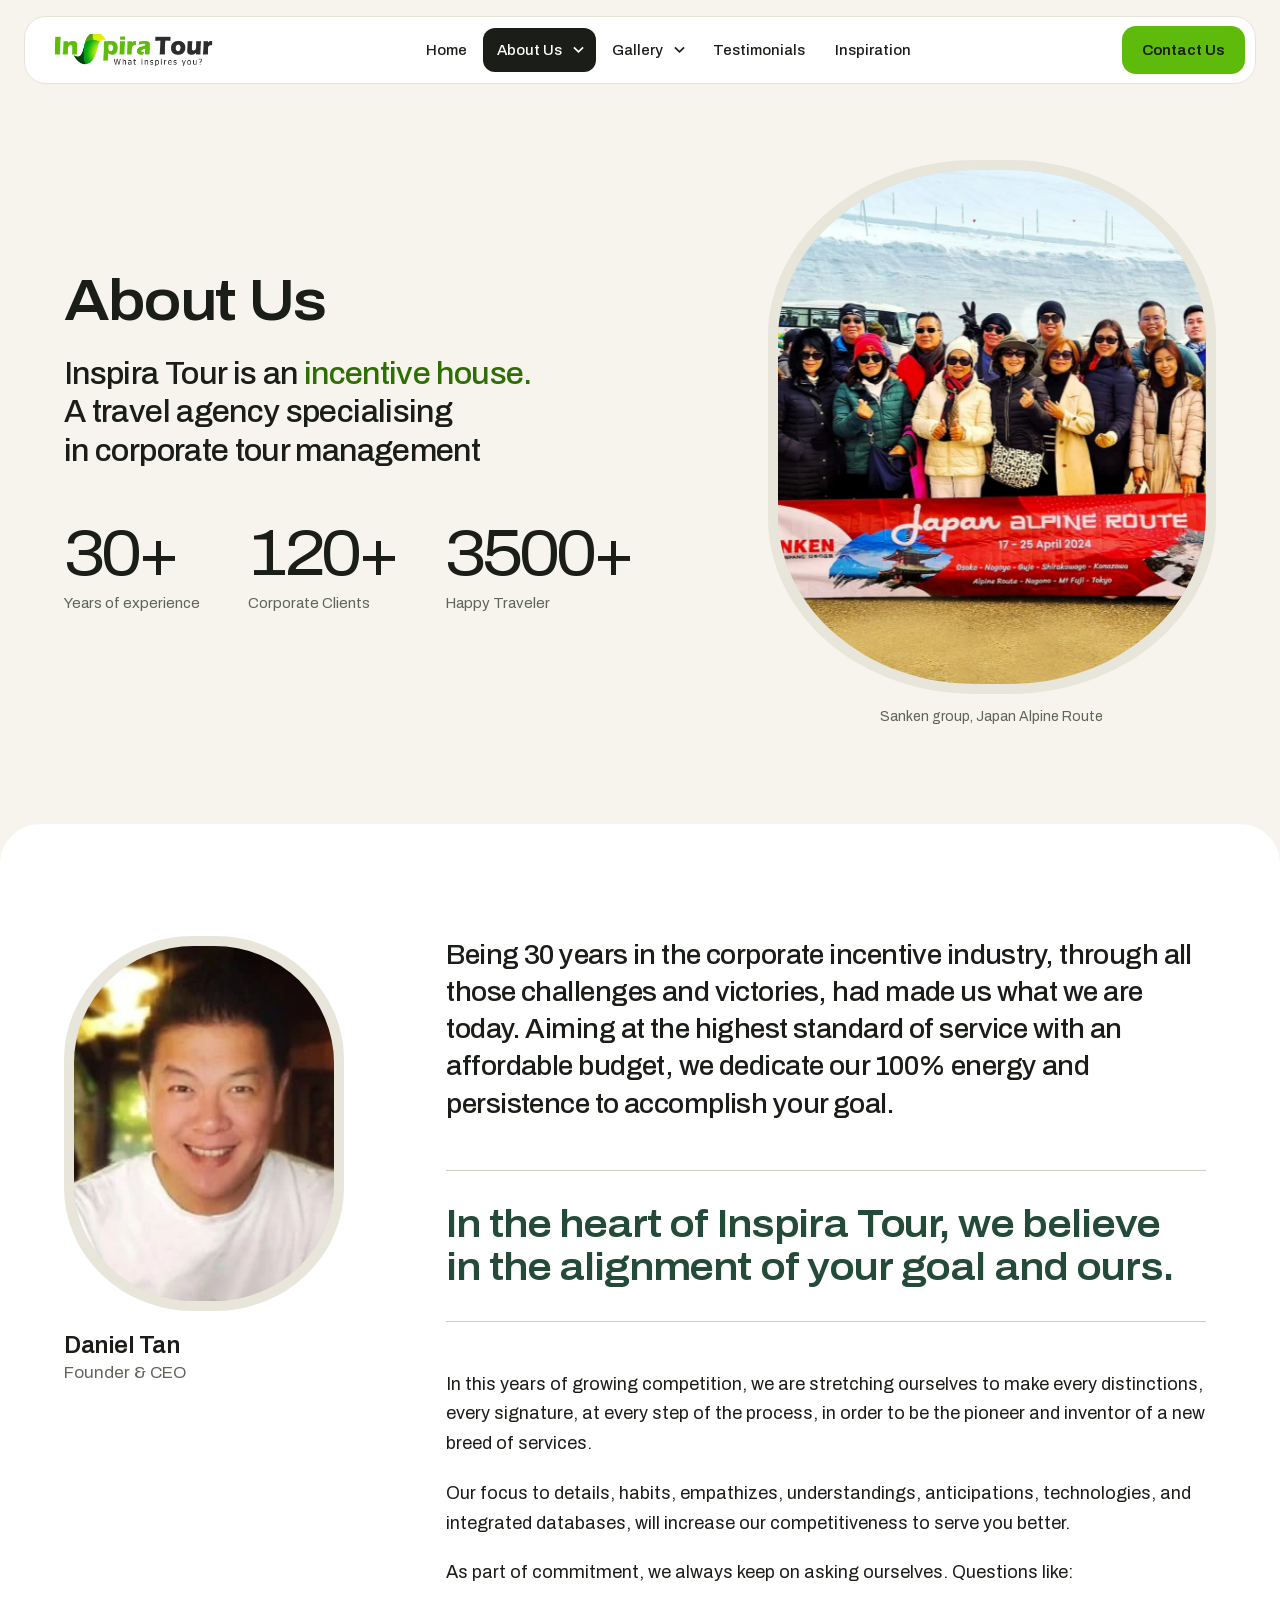
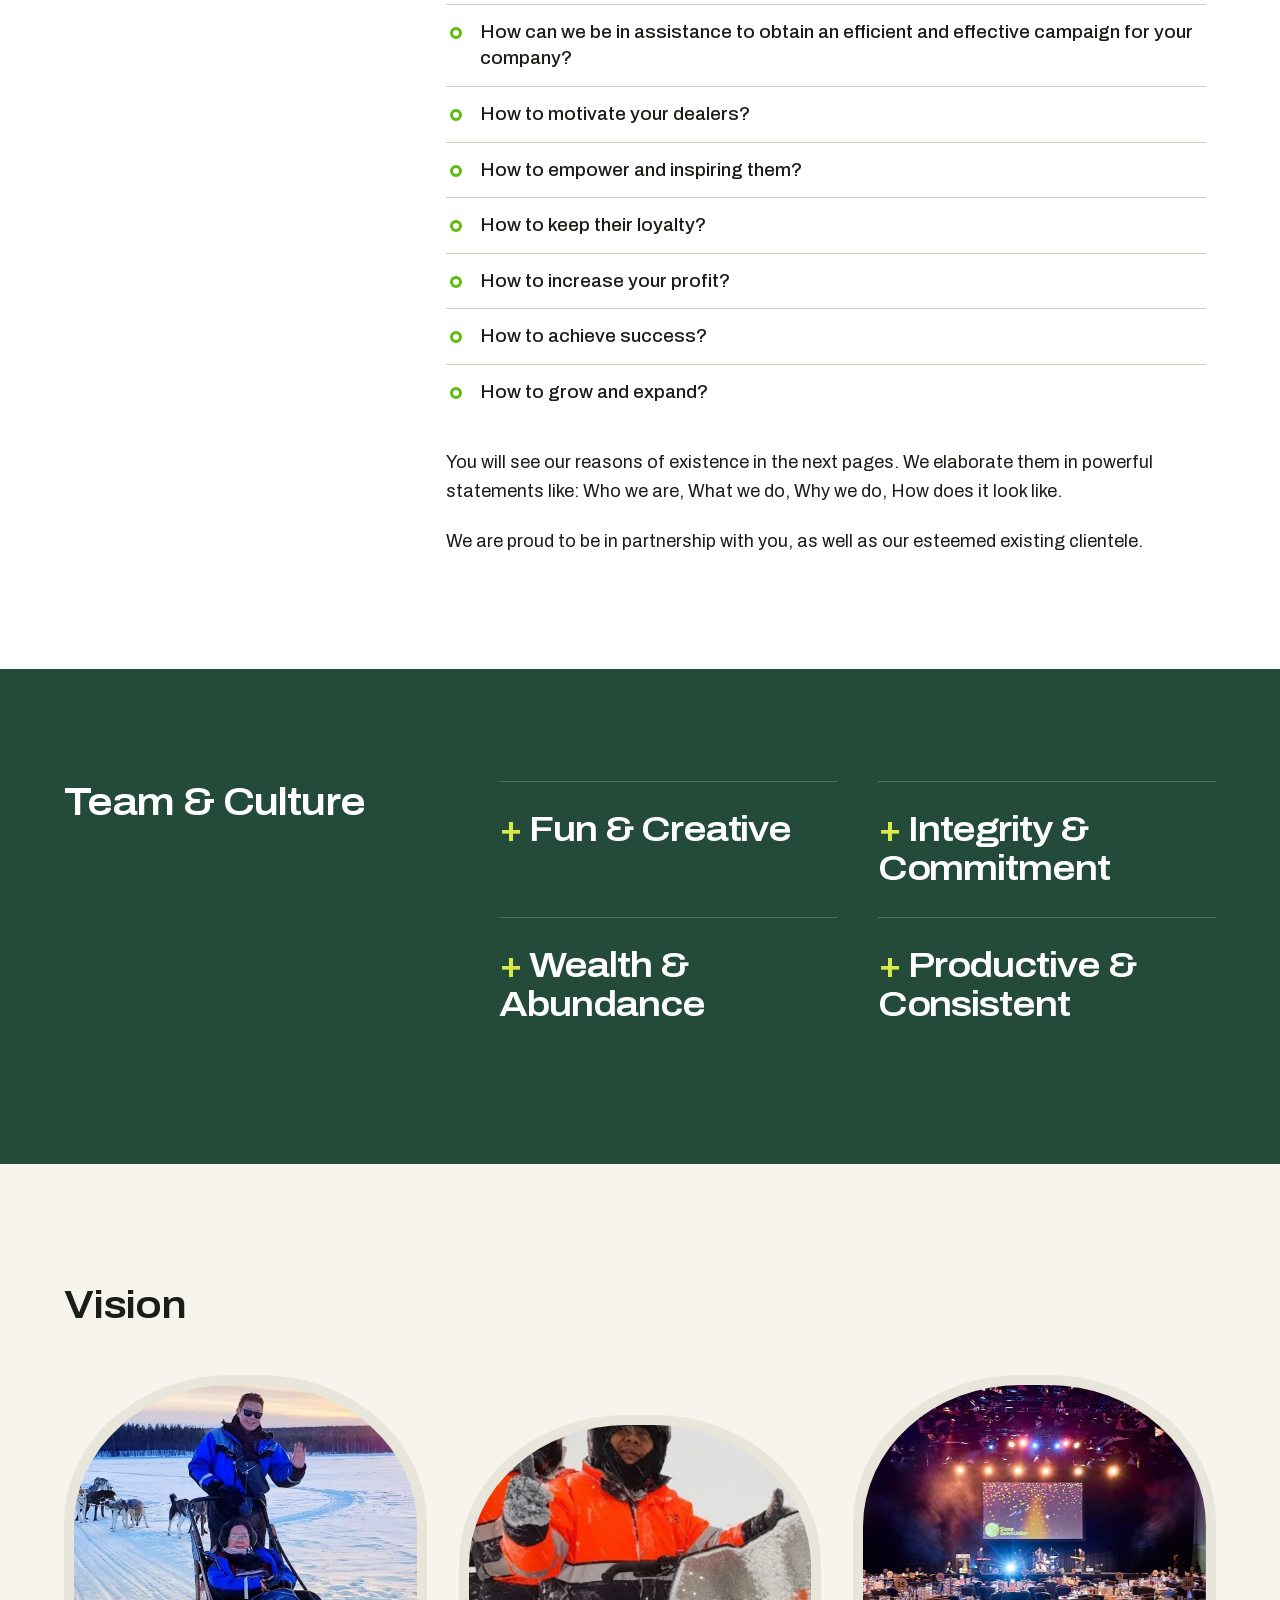
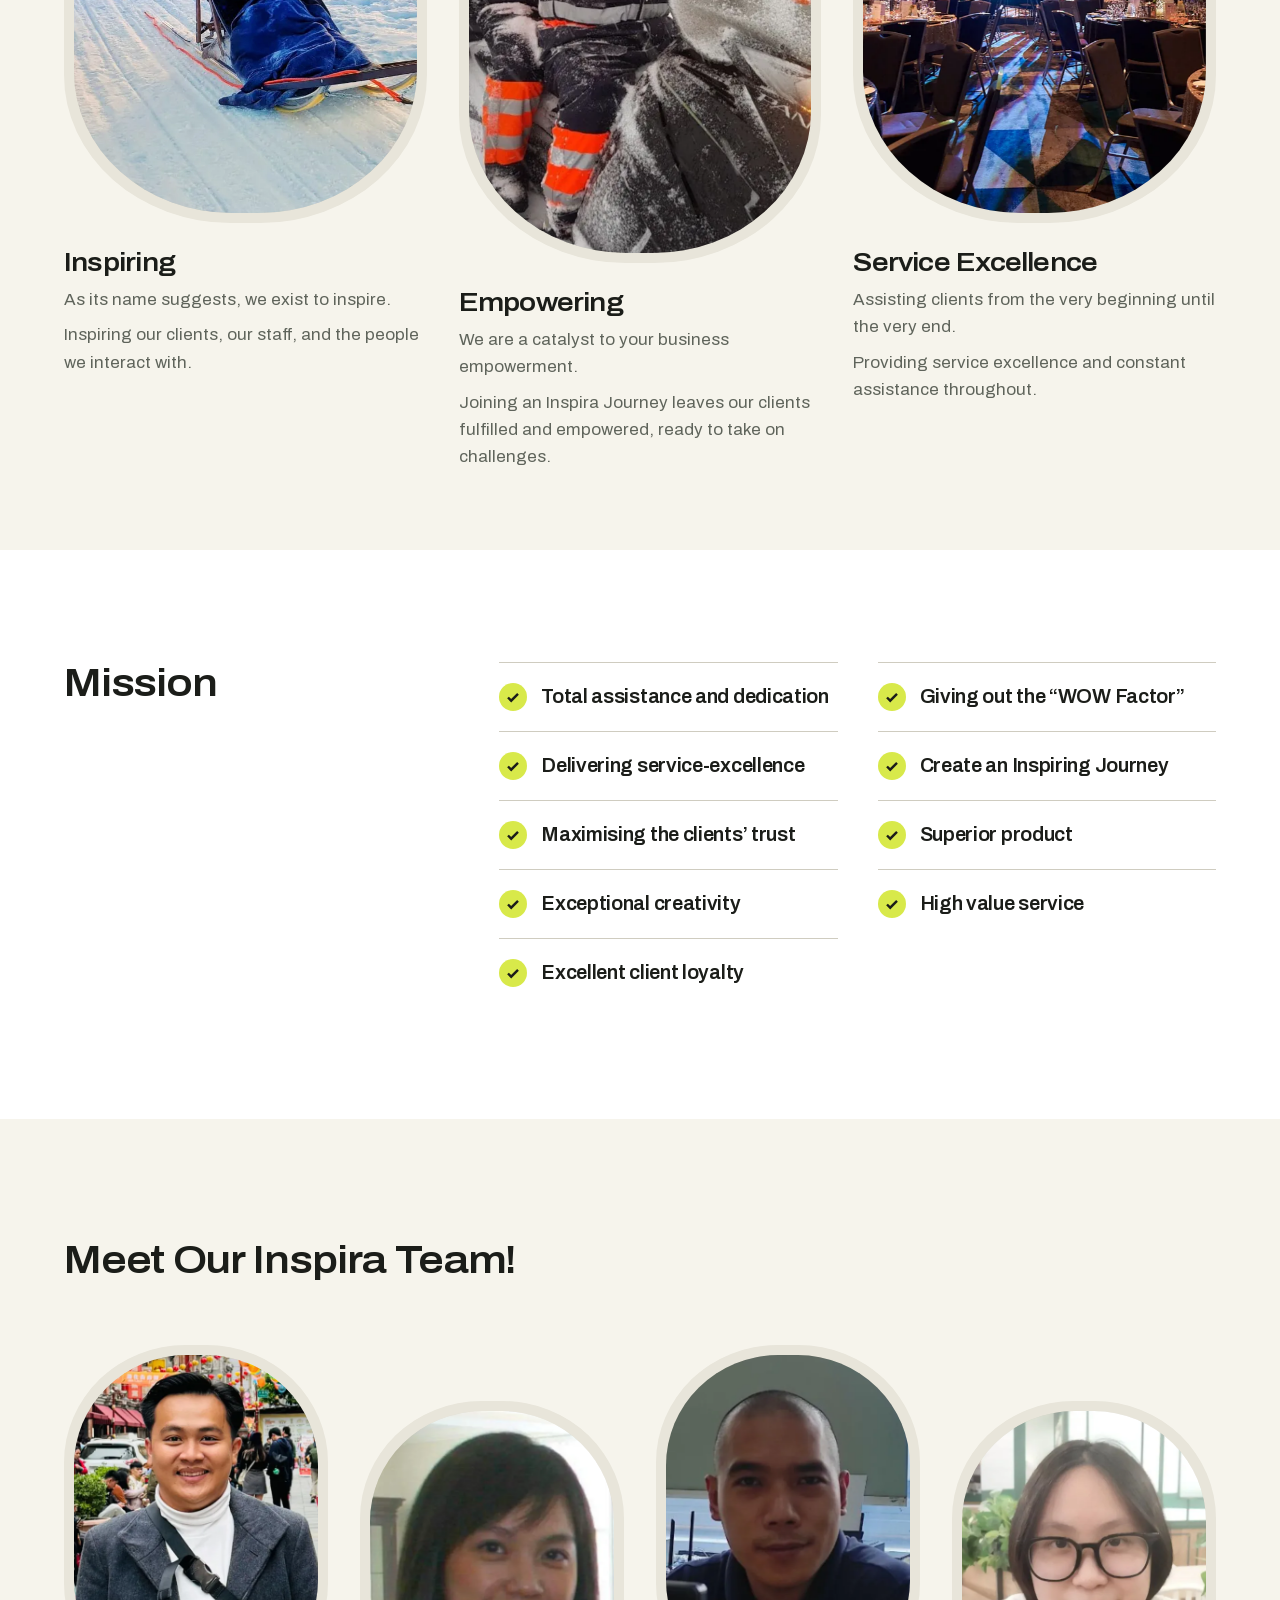
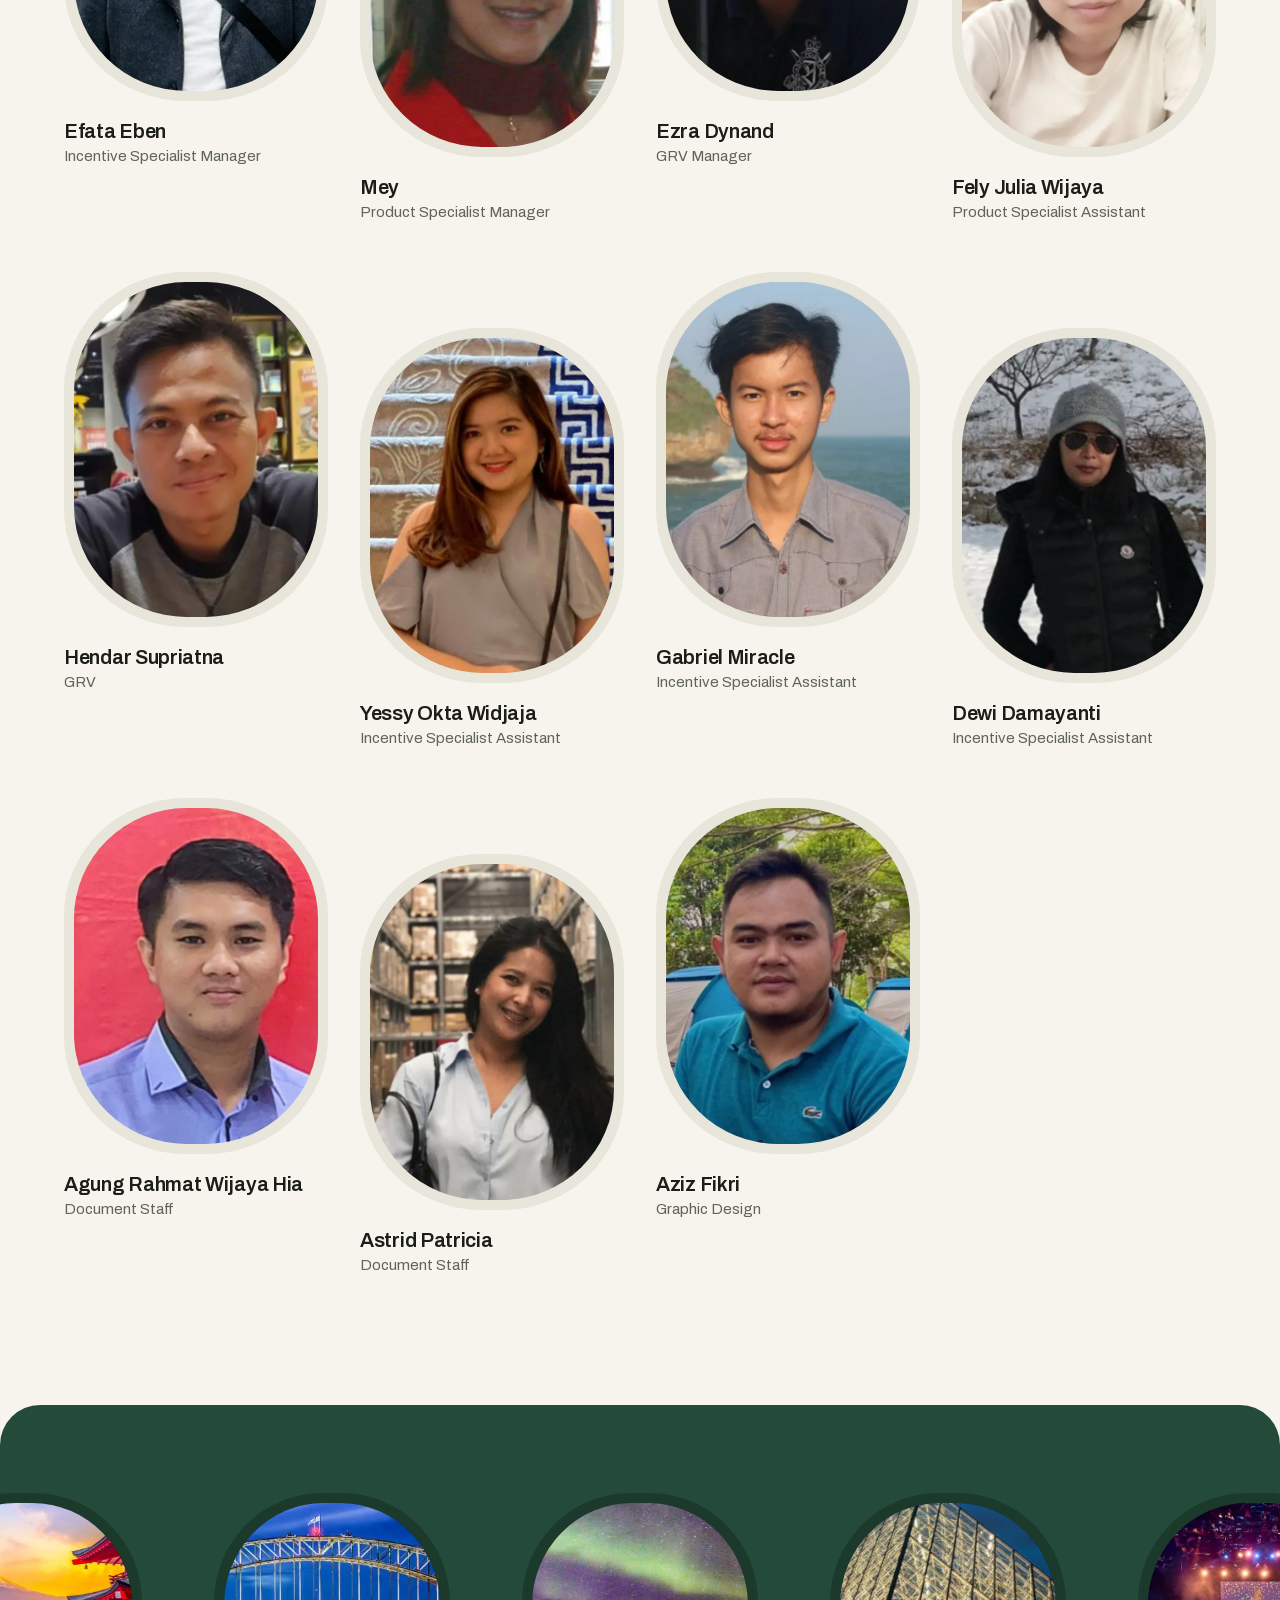
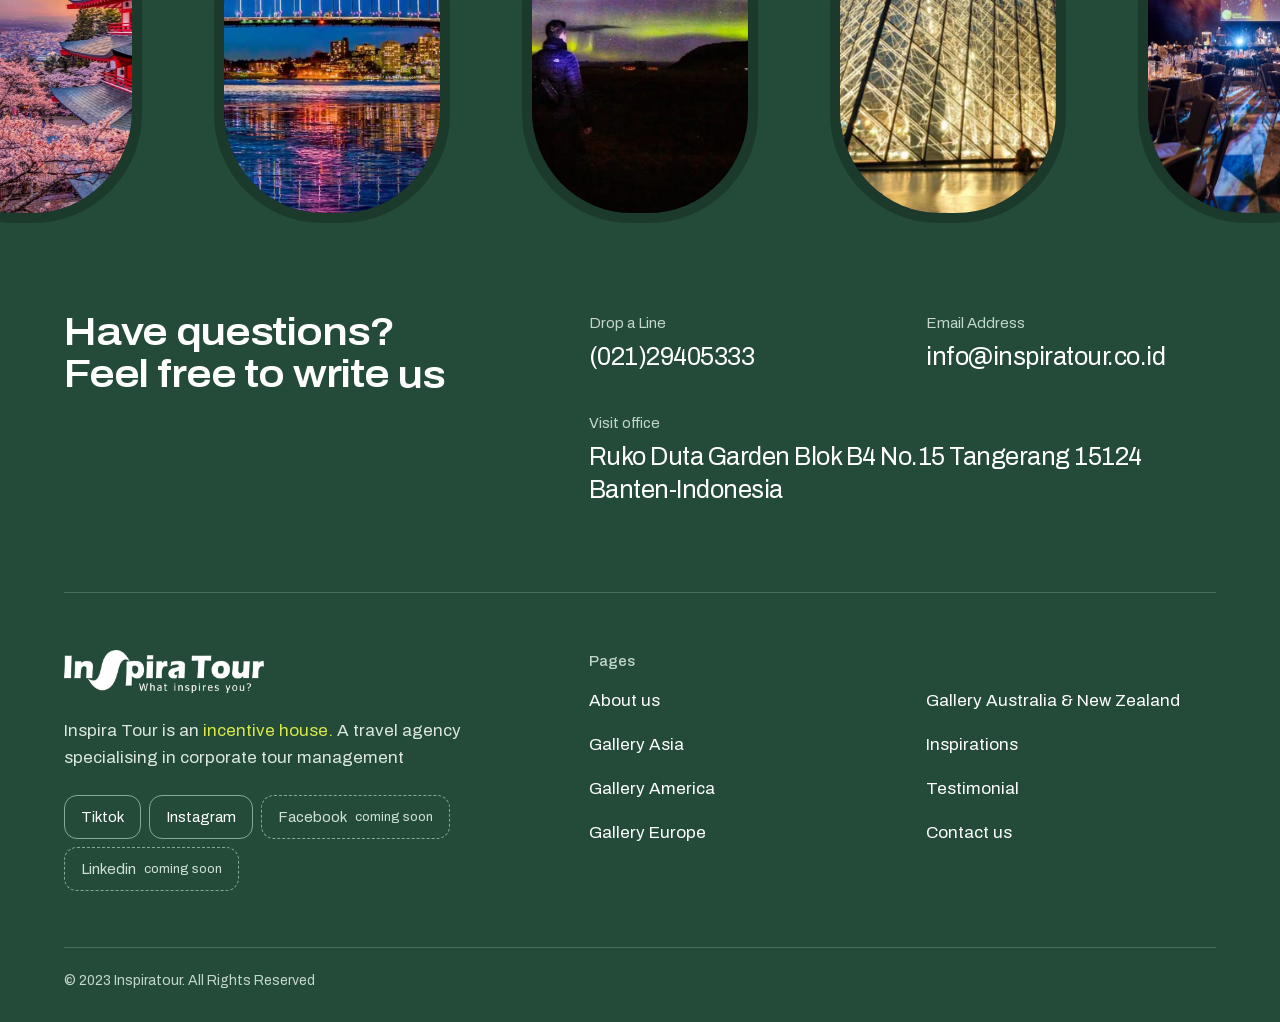
<file: about.html>
<!DOCTYPE html>
<html lang="en">
<head>
  <meta charset="utf-8">
  <meta name="viewport" content="width=device-width, initial-scale=1">
  <title>About Us | Inspira Tour</title>
  <meta name="description" content="Inspira Tour is an incentive house. A travel agency specialising in corporate tour management, led by founder and CEO Daniel Tan.">
  <meta name="theme-color" content="#F6F4EC">
  <link rel="icon" href="data:,">
  <link rel="preload" href="assets/fonts/archivo-latin.woff2" as="font" type="font/woff2" crossorigin>
  <link rel="stylesheet" href="assets/css/site.css">
  <script>document.documentElement.classList.add('js');</script>
  <script src="assets/js/gsap.min.js" defer></script>
  <script src="assets/js/ScrollTrigger.min.js" defer></script>
  <script src="assets/js/lenis.min.js" defer></script>
  <script src="assets/js/site.js" defer></script>
</head>
<body id="top">
  <a class="skip" href="#main">Skip to content</a>

  <header class="bar">
    <a class="bar__logo" href="index.html" aria-label="Inspira Tour, home"><img src="assets/img/logo.webp" width="640" height="121" alt="Inspira Tour. What inspires you?"></a>
    <nav class="nav" aria-label="Main">
      <ul>
        <li><a class="nav__a" href="index.html">Home</a></li>
        <li class="has-sub">
          <a class="nav__a" href="about.html" aria-current="page">About Us</a>
          <button class="nav__t" type="button" aria-expanded="false" aria-controls="sub-about" aria-label="About Us submenu"><svg viewBox="0 0 12 8" aria-hidden="true"><path d="M1 1.5 6 6.5 11 1.5"/></svg></button>
          <ul class="sub" id="sub-about"><li><a href="about.html#team">Our Team</a></li></ul>
        </li>
        <li class="has-sub">
          <a class="nav__a" href="gallery.html">Gallery</a>
          <button class="nav__t" type="button" aria-expanded="false" aria-controls="sub-gallery" aria-label="Gallery submenu"><svg viewBox="0 0 12 8" aria-hidden="true"><path d="M1 1.5 6 6.5 11 1.5"/></svg></button>
          <ul class="sub" id="sub-gallery"><li><a href="gallery.html#asia">Gallery Asia</a></li><li><a href="gallery.html#america">Gallery America</a></li><li><a href="gallery.html#europe">Gallery Europe</a></li><li><a href="gallery.html#australia">Gallery Australia &amp; New Zealand</a></li></ul>
        </li>
        <li><a class="nav__a" href="testimonials.html">Testimonials</a></li>
        <li><a class="nav__a" href="inspiration.html">Inspiration</a></li>
      </ul>
    </nav>
    <div class="bar__end">
      <a class="btn btn--s" href="contact.html">Contact Us</a>
      <button class="menu-btn" type="button" aria-label="Open menu" aria-expanded="false" aria-controls="menu" data-menu-open><svg viewBox="0 0 18 12" aria-hidden="true"><path d="M0 1h18M0 11h18"/></svg></button>
    </div>
  </header>

  <dialog class="menu dark" id="menu" aria-label="Main menu" data-lenis-prevent>
    <div class="menu__top">
      <img src="assets/img/logo-white.webp" width="640" height="136" alt="">
      <button class="round" type="button" aria-label="Close menu" data-menu-close><svg viewBox="0 0 16 16" aria-hidden="true"><path d="m2 2 12 12M14 2 2 14"/></svg></button>
    </div>
    <nav aria-label="Mobile">
      <ul class="menu__list">
        <li><a href="index.html">Home</a></li>
        <li><a href="about.html" aria-current="page">About Us</a><ul><li><a href="about.html#team">Our Team</a></li></ul></li>
        <li><a href="gallery.html">Gallery</a><ul><li><a href="gallery.html#asia">Gallery Asia</a></li><li><a href="gallery.html#america">Gallery America</a></li><li><a href="gallery.html#europe">Gallery Europe</a></li><li><a href="gallery.html#australia">Gallery Australia &amp; New Zealand</a></li></ul></li>
        <li><a href="testimonials.html">Testimonials</a></li>
        <li><a href="inspiration.html">Inspiration</a></li>
      </ul>
      <a class="btn" href="contact.html">Contact Us</a>
    </nav>
  </dialog>

  <main id="main">
    <section class="intro wrap" aria-labelledby="page-t">
      <div class="intro__t">
        <h1 class="h1" id="page-t">About Us</h1>
        <p class="intro__say">Inspira Tour is an <em>incentive house.</em> A travel agency specialising in corporate tour management</p>
        <dl class="intro__facts">
          <div><dt>Years of experience</dt><dd class="num">30+</dd></div>
          <div><dt>Corporate Clients</dt><dd class="num">120+</dd></div>
          <div><dt>Happy Traveler</dt><dd class="num">3500+</dd></div>
        </dl>
      </div>
      <figure class="intro__pic" data-lift>
        <div class="ring"><div class="win px" style="--p:8; --pos:46% 50%"><img src="assets/img/alpine.webp" width="2200" height="1260" alt="Sanken group on an Inspira Tour trip in front of the snow walls of the Japan Alpine Route" fetchpriority="high"><span class="shade"></span></div></div>
        <figcaption>Sanken group, Japan Alpine Route</figcaption>
      </figure>
    </section>

    <section class="sheet letter" aria-labelledby="ceo-t">
      <div class="wrap letter__g">
        <aside class="letter__id">
          <div class="ring"><div class="win"><img src="assets/img/founder.webp" width="269" height="308" alt="Daniel Tan" loading="lazy"></div></div>
          <h2 id="ceo-t">Daniel Tan</h2>
          <p>Founder &amp; CEO</p>
        </aside>
        <div class="letter__t">
          <p class="letter__lead">Being 30 years in the corporate incentive industry, through all those challenges and victories, had made us what we are today. Aiming at the highest standard of service with an affordable budget, we dedicate our 100% energy and persistence to accomplish your goal.</p>
          <blockquote class="letter__pull"><p>In the heart of Inspira Tour, we believe in the alignment of your goal and ours.</p></blockquote>
          <p>In this years of growing competition, we are stretching ourselves to make every distinctions, every signature, at every step of the process, in order to be the pioneer and inventor of a new breed of services.</p>
          <p>Our focus to details, habits, empathizes, understandings, anticipations, technologies, and integrated databases, will increase our competitiveness to serve you better.</p>
          <p>As part of commitment, we always keep on asking ourselves. Questions like:</p>
          <ul class="letter__qs" data-stagger>
            <li>How can we be in assistance to obtain an efficient and effective campaign for your company?</li>
            <li>How to motivate your dealers?</li>
            <li>How to empower and inspiring them?</li>
            <li>How to keep their loyalty?</li>
            <li>How to increase your profit?</li>
            <li>How to achieve success?</li>
            <li>How to grow and expand?</li>
          </ul>
          <p>You will see our reasons of existence in the next pages. We elaborate them in powerful statements like: Who we are, What we do, Why we do, How does it look like.</p>
          <p>We are proud to be in partnership with you, as well as our esteemed existing clientele.</p>
        </div>
      </div>
    </section>

    <section class="values dark" aria-labelledby="values-t">
      <div class="wrap values__g">
        <h2 class="h2" id="values-t" data-words>Team &amp; Culture</h2>
        <ul data-stagger>
          <li>Fun &amp; Creative</li>
          <li>Integrity &amp; Commitment</li>
          <li>Wealth &amp; Abundance</li>
          <li>Productive &amp; Consistent</li>
        </ul>
      </div>
    </section>

    <section class="wrap vis3" aria-labelledby="vision-t">
      <h2 class="h2" id="vision-t" data-words>Vision</h2>
      <ul>
        <li><div class="ring"><div class="win px" style="--p:10; --pos:56% 50%"><img src="assets/img/activities/dogsled.webp" width="1146" height="900" alt="Two travellers waving from a dogsled on snow" loading="lazy"></div></div><h3>Inspiring</h3><p>As its name suggests, we exist to inspire.</p><p>Inspiring our clients, our staff, and the people we interact with.</p></li>
        <li data-drift="40"><div class="ring"><div class="win px" style="--p:10; --pos:42% 50%"><img src="assets/img/activities/snow-mobile.webp" width="1200" height="762" alt="Two travellers giving a thumbs up on a snow mobile" loading="lazy"></div></div><h3>Empowering</h3><p>We are a catalyst to your business empowerment.</p><p>Joining an Inspira Journey leaves our clients fulfilled and empowered, ready to take on challenges.</p></li>
        <li><div class="ring"><div class="win px" style="--p:10; --pos:50% 55%"><img src="assets/img/activities/gala-dinner.webp" width="1200" height="801" alt="Ballroom set for a gala dinner" loading="lazy"></div></div><h3>Service Excellence</h3><p>Assisting clients from the very beginning until the very end.</p><p>Providing service excellence and constant assistance throughout.</p></li>
      </ul>
    </section>

    <section class="mis2" aria-labelledby="mission-t">
      <div class="wrap mis2__g">
        <h2 class="h2" id="mission-t" data-words>Mission</h2>
        <ul data-stagger>
          <li><svg viewBox="0 0 20 20" aria-hidden="true"><path d="m5 10.5 3.2 3.2L15 6.8"/></svg>Total assistance and dedication</li>
          <li><svg viewBox="0 0 20 20" aria-hidden="true"><path d="m5 10.5 3.2 3.2L15 6.8"/></svg>Giving out the “WOW Factor”</li>
          <li><svg viewBox="0 0 20 20" aria-hidden="true"><path d="m5 10.5 3.2 3.2L15 6.8"/></svg>Delivering service-excellence</li>
          <li><svg viewBox="0 0 20 20" aria-hidden="true"><path d="m5 10.5 3.2 3.2L15 6.8"/></svg>Create an Inspiring Journey</li>
          <li><svg viewBox="0 0 20 20" aria-hidden="true"><path d="m5 10.5 3.2 3.2L15 6.8"/></svg>Maximising the clients’ trust</li>
          <li><svg viewBox="0 0 20 20" aria-hidden="true"><path d="m5 10.5 3.2 3.2L15 6.8"/></svg>Superior product</li>
          <li><svg viewBox="0 0 20 20" aria-hidden="true"><path d="m5 10.5 3.2 3.2L15 6.8"/></svg>Exceptional creativity</li>
          <li><svg viewBox="0 0 20 20" aria-hidden="true"><path d="m5 10.5 3.2 3.2L15 6.8"/></svg>High value service</li>
          <li><svg viewBox="0 0 20 20" aria-hidden="true"><path d="m5 10.5 3.2 3.2L15 6.8"/></svg>Excellent client loyalty</li>
        </ul>
      </div>
    </section>

    <section class="team team--canvas" id="team" aria-labelledby="team-t">
      <div class="wrap">
        <h2 class="h2" id="team-t" data-words>Meet Our Inspira Team!</h2>
        <ul class="crew">
          <li><div class="ring"><div class="win"><img src="assets/img/team/efata-eben.webp" width="640" height="720" alt="Efata Eben" loading="lazy"></div></div><h3>Efata Eben</h3><p>Incentive Specialist Manager</p></li>
          <li><div class="ring"><div class="win"><img src="assets/img/team/mey.webp" width="640" height="720" alt="Mey" loading="lazy"></div></div><h3>Mey</h3><p>Product Specialist Manager</p></li>
          <li><div class="ring"><div class="win"><img src="assets/img/team/ezra-dynand.webp" width="640" height="720" alt="Ezra Dynand" loading="lazy"></div></div><h3>Ezra Dynand</h3><p>GRV Manager</p></li>
          <li><div class="ring"><div class="win"><img src="assets/img/team/fely-julia-wijaya.webp" width="640" height="720" alt="Fely Julia Wijaya" loading="lazy"></div></div><h3>Fely Julia Wijaya</h3><p>Product Specialist Assistant</p></li>
          <li><div class="ring"><div class="win"><img src="assets/img/team/hendar-supriatna.webp" width="640" height="720" alt="Hendar Supriatna" loading="lazy"></div></div><h3>Hendar Supriatna</h3><p>GRV</p></li>
          <li><div class="ring"><div class="win"><img src="assets/img/team/yessy-okta-widjaja.webp" width="640" height="720" alt="Yessy Okta Widjaja" loading="lazy"></div></div><h3>Yessy Okta Widjaja</h3><p>Incentive Specialist Assistant</p></li>
          <li><div class="ring"><div class="win"><img src="assets/img/team/gabriel-miracle.webp" width="640" height="720" alt="Gabriel Miracle" loading="lazy"></div></div><h3>Gabriel Miracle</h3><p>Incentive Specialist Assistant</p></li>
          <li><div class="ring"><div class="win"><img src="assets/img/team/dewi-damayanti.webp" width="640" height="720" alt="Dewi Damayanti" loading="lazy"></div></div><h3>Dewi Damayanti</h3><p>Incentive Specialist Assistant</p></li>
          <li><div class="ring"><div class="win"><img src="assets/img/team/agung-rahmat-wijaya-hia.webp" width="640" height="720" alt="Agung Rahmat Wijaya Hia" loading="lazy"></div></div><h3>Agung Rahmat Wijaya Hia</h3><p>Document Staff</p></li>
          <li><div class="ring"><div class="win"><img src="assets/img/team/astrid-patricia.webp" width="640" height="720" alt="Astrid Patricia" loading="lazy"></div></div><h3>Astrid Patricia</h3><p>Document Staff</p></li>
          <li><div class="ring"><div class="win"><img src="assets/img/team/aziz-fikri.webp" width="640" height="720" alt="Aziz Fikri" loading="lazy"></div></div><h3>Aziz Fikri</h3><p>Graphic Design</p></li>
        </ul>
      </div>
    </section>
  </main>

  <footer class="night dark" id="contact">
    <div class="night__row" aria-hidden="true" data-night>
      <div class="ring"><div class="win px" style="--p:8; --pos:20% 40%"><img src="assets/img/asia.webp" width="736" height="1104" alt="" loading="lazy"><span class="shade"></span></div></div>
      <div class="ring"><div class="win px" style="--p:8; --pos:88% 50%"><img src="assets/img/australia.webp" width="1068" height="561" alt="" loading="lazy"><span class="shade"></span></div></div>
      <div class="ring"><div class="win px" style="--p:8; --pos:50% 0%"><img src="assets/img/activities/aurora.webp" width="473" height="709" alt="" loading="lazy"><span class="shade"></span></div></div>
      <div class="ring"><div class="win px" style="--p:8; --pos:50% 50%"><img src="assets/img/europe.webp" width="1120" height="426" alt="" loading="lazy"><span class="shade"></span></div></div>
      <div class="ring"><div class="win px" style="--p:8; --pos:50% 50%"><img src="assets/img/activities/gala-dinner.webp" width="1200" height="801" alt="" loading="lazy"><span class="shade"></span></div></div>
    </div>
    <div class="wrap">
      <div class="contact">
        <h2 class="h2" data-words>Have questions? Feel free to write us</h2>
        <dl>
          <div><dt>Drop a Line</dt><dd><a href="tel:+622129405333">(021)29405333</a></dd></div>
          <div><dt>Email Address</dt><dd><a href="mailto:info@inspiratour.co.id">info@inspiratour.co.id</a></dd></div>
          <div><dt>Visit office</dt><dd><a href="https://maps.app.goo.gl/cVauzKDgBsiJzicm8">Ruko Duta Garden Blok B4 No.15 Tangerang 15124 <span style="white-space:nowrap">Banten-Indonesia</span></a></dd></div>
        </dl>
      </div>
      <div class="foot">
        <div class="foot__a">
          <a class="foot__logo" href="index.html" aria-label="Inspira Tour, home"><img src="assets/img/logo-white.webp" width="640" height="136" alt="Inspira Tour. What inspires you?" loading="lazy"></a>
          <p>Inspira Tour is an <em>incentive house.</em> A travel agency specialising in corporate tour management</p>
          <ul class="social">
            <li><a href="https://www.tiktok.com/@inspiratour">Tiktok</a></li>
            <li><a href="https://www.instagram.com/inspira_tour/">Instagram</a></li>
            <!-- TODO: add the real Facebook and LinkedIn profile URLs. -->
            <li><span>Facebook <small>coming soon</small></span></li>
            <li><span>Linkedin <small>coming soon</small></span></li>
          </ul>
        </div>
        <nav aria-label="Pages">
          <h2>Pages</h2>
          <ul>
            <li><a href="about.html">About us</a></li>
            <li><a href="gallery.html#asia">Gallery Asia</a></li>
            <li><a href="gallery.html#america">Gallery America</a></li>
            <li><a href="gallery.html#europe">Gallery Europe</a></li>
            <li><a href="gallery.html#australia">Gallery Australia &amp; New Zealand</a></li>
            <li><a href="inspiration.html">Inspirations</a></li>
            <li><a href="testimonials.html">Testimonial</a></li>
            <li><a href="contact.html">Contact us</a></li>
          </ul>
        </nav>
      </div>
      <p class="legal">© 2023 Inspiratour. All Rights Reserved</p>
    </div>
  </footer>
</body>
</html>
</file>
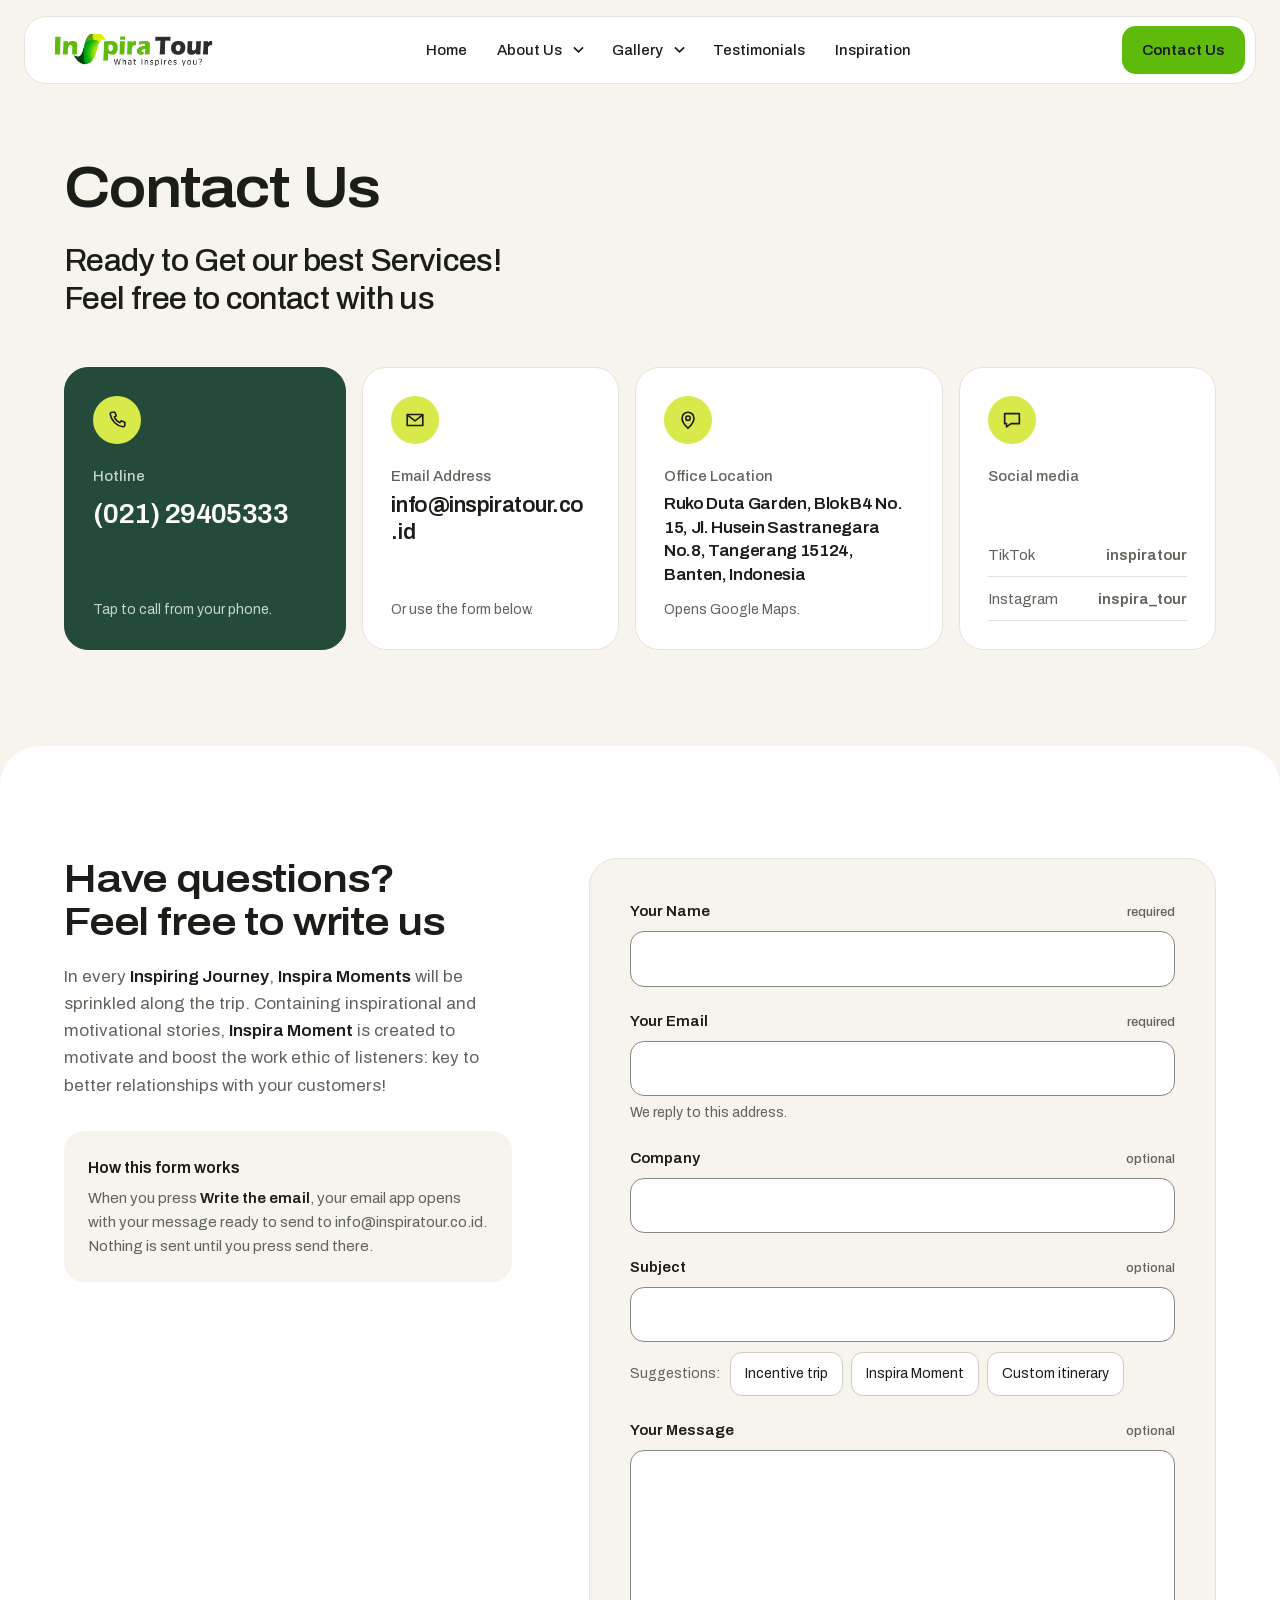
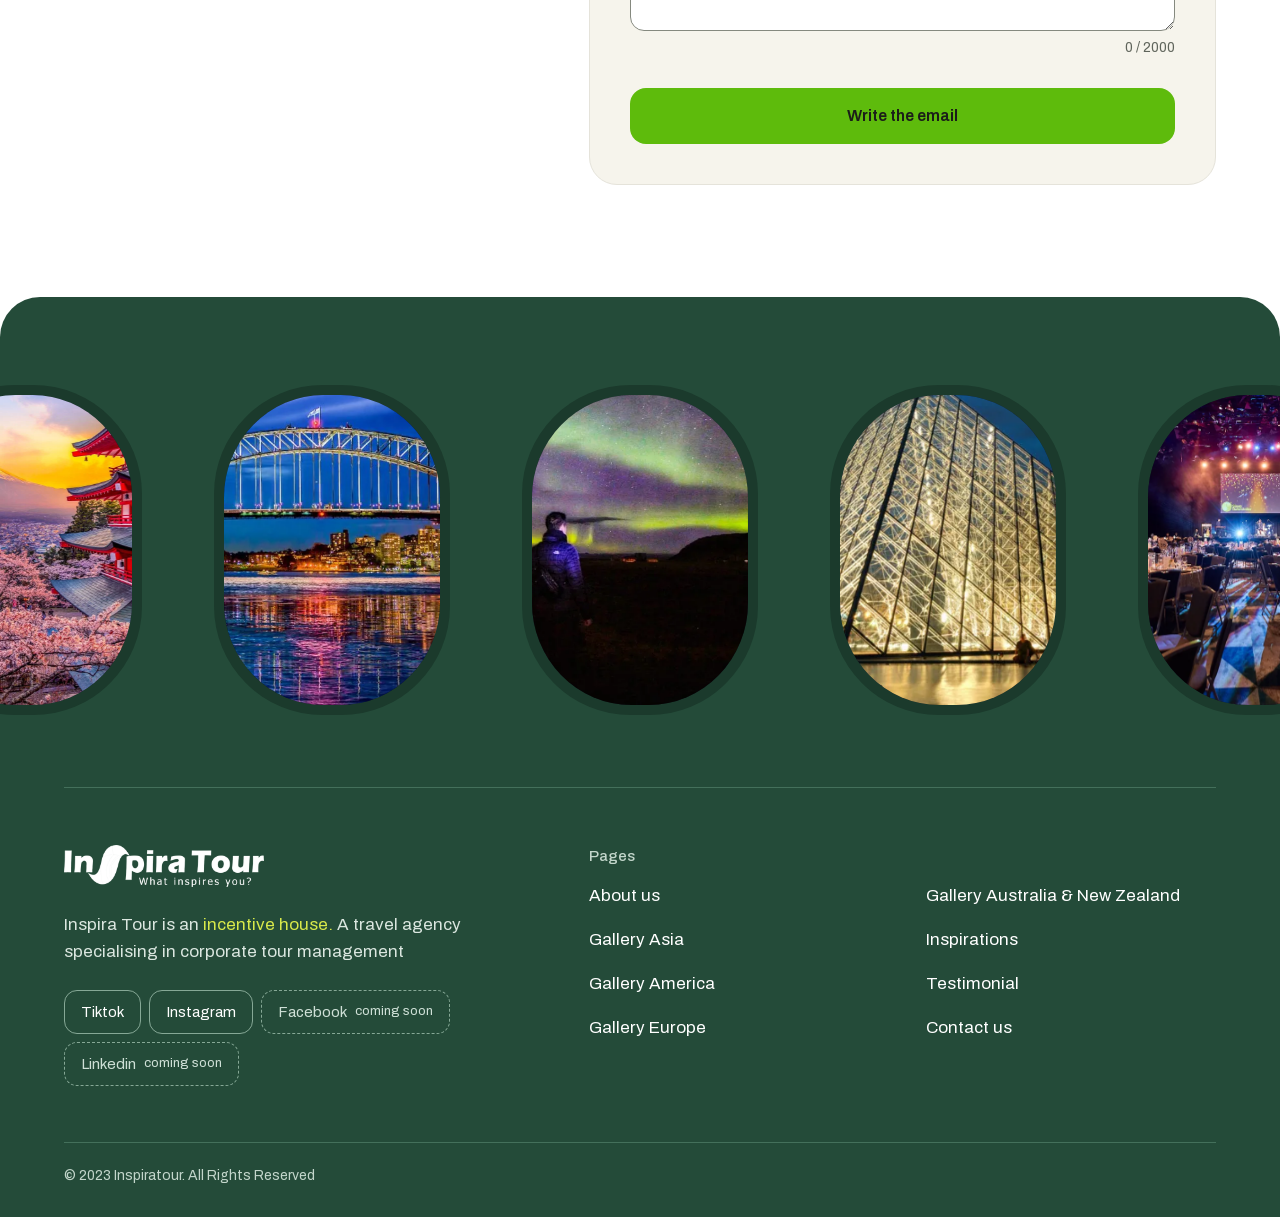
<file: contact.html>
<!DOCTYPE html>
<html lang="en">
<head>
  <meta charset="utf-8">
  <meta name="viewport" content="width=device-width, initial-scale=1">
  <title>Contact Us | Inspira Tour</title>
  <meta name="description" content="Call, email or visit Inspira Tour in Tangerang, or write us a message about your corporate incentive trip.">
  <meta name="theme-color" content="#F6F4EC">
  <link rel="icon" href="data:,">
  <link rel="preload" href="assets/fonts/archivo-latin.woff2" as="font" type="font/woff2" crossorigin>
  <link rel="stylesheet" href="assets/css/site.css">
  <script>document.documentElement.classList.add('js');</script>
  <script src="assets/js/gsap.min.js" defer></script>
  <script src="assets/js/ScrollTrigger.min.js" defer></script>
  <script src="assets/js/lenis.min.js" defer></script>
  <script src="assets/js/site.js" defer></script>
</head>
<body id="top">
  <a class="skip" href="#main">Skip to content</a>

  <header class="bar">
    <a class="bar__logo" href="index.html" aria-label="Inspira Tour, home"><img src="assets/img/logo.webp" width="640" height="121" alt="Inspira Tour. What inspires you?"></a>
    <nav class="nav" aria-label="Main">
      <ul>
        <li><a class="nav__a" href="index.html">Home</a></li>
        <li class="has-sub">
          <a class="nav__a" href="about.html">About Us</a>
          <button class="nav__t" type="button" aria-expanded="false" aria-controls="sub-about" aria-label="About Us submenu"><svg viewBox="0 0 12 8" aria-hidden="true"><path d="M1 1.5 6 6.5 11 1.5"/></svg></button>
          <ul class="sub" id="sub-about"><li><a href="about.html#team">Our Team</a></li></ul>
        </li>
        <li class="has-sub">
          <a class="nav__a" href="gallery.html">Gallery</a>
          <button class="nav__t" type="button" aria-expanded="false" aria-controls="sub-gallery" aria-label="Gallery submenu"><svg viewBox="0 0 12 8" aria-hidden="true"><path d="M1 1.5 6 6.5 11 1.5"/></svg></button>
          <ul class="sub" id="sub-gallery"><li><a href="gallery.html#asia">Gallery Asia</a></li><li><a href="gallery.html#america">Gallery America</a></li><li><a href="gallery.html#europe">Gallery Europe</a></li><li><a href="gallery.html#australia">Gallery Australia &amp; New Zealand</a></li></ul>
        </li>
        <li><a class="nav__a" href="testimonials.html">Testimonials</a></li>
        <li><a class="nav__a" href="inspiration.html">Inspiration</a></li>
      </ul>
    </nav>
    <div class="bar__end">
      <a class="btn btn--s" href="contact.html" aria-current="page">Contact Us</a>
      <button class="menu-btn" type="button" aria-label="Open menu" aria-expanded="false" aria-controls="menu" data-menu-open><svg viewBox="0 0 18 12" aria-hidden="true"><path d="M0 1h18M0 11h18"/></svg></button>
    </div>
  </header>

  <dialog class="menu dark" id="menu" aria-label="Main menu" data-lenis-prevent>
    <div class="menu__top">
      <img src="assets/img/logo-white.webp" width="640" height="136" alt="">
      <button class="round" type="button" aria-label="Close menu" data-menu-close><svg viewBox="0 0 16 16" aria-hidden="true"><path d="m2 2 12 12M14 2 2 14"/></svg></button>
    </div>
    <nav aria-label="Mobile">
      <ul class="menu__list">
        <li><a href="index.html">Home</a></li>
        <li><a href="about.html">About Us</a><ul><li><a href="about.html#team">Our Team</a></li></ul></li>
        <li><a href="gallery.html">Gallery</a><ul><li><a href="gallery.html#asia">Gallery Asia</a></li><li><a href="gallery.html#america">Gallery America</a></li><li><a href="gallery.html#europe">Gallery Europe</a></li><li><a href="gallery.html#australia">Gallery Australia &amp; New Zealand</a></li></ul></li>
        <li><a href="testimonials.html">Testimonials</a></li>
        <li><a href="inspiration.html">Inspiration</a></li>
      </ul>
      <a class="btn" href="contact.html" aria-current="page">Contact Us</a>
    </nav>
  </dialog>

  <main id="main">
    <section class="intro intro--contact wrap" aria-labelledby="page-t">
      <div class="intro__t">
        <h1 class="h1" id="page-t">Contact Us</h1>
        <p class="intro__say">Ready to Get our best Services! Feel free to contact with us</p>
      </div>
      <ul class="ways">
        <li class="way way--main"><span class="way__i"><svg viewBox="0 0 24 24" aria-hidden="true"><path d="M6.6 3.5h3l1.5 4-2 1.3a11 11 0 0 0 6.1 6.1l1.3-2 4 1.5v3a2 2 0 0 1-2.2 2A16.5 16.5 0 0 1 4.6 5.7a2 2 0 0 1 2-2.2z"/></svg></span><h2>Hotline</h2><a class="way__v" href="tel:+622129405333">(021) 29405333</a><p>Tap to call from your phone.</p></li>
        <li class="way"><span class="way__i"><svg viewBox="0 0 24 24" aria-hidden="true"><path d="M3.5 6h17v12h-17z"/><path d="m3.5 6.5 8.5 6.5 8.5-6.5"/></svg></span><h2>Email Address</h2><a class="way__v" href="mailto:info@inspiratour.co.id">info@inspiratour.co.id</a><p>Or use the form below.</p></li>
        <li class="way"><span class="way__i"><svg viewBox="0 0 24 24" aria-hidden="true"><path d="M12 21s-6.5-6-6.5-11a6.5 6.5 0 0 1 13 0c0 5-6.5 11-6.5 11z"/><circle cx="12" cy="10" r="2.4"/></svg></span><h2>Office Location</h2><a class="way__v way__v--s" href="https://maps.app.goo.gl/uD8MH1mV85xcMF488">Ruko Duta Garden, Blok B4 No. 15, Jl. Husein Sastranegara No.8, Tangerang 15124, Banten, Indonesia</a><p>Opens Google Maps.</p></li>
        <li class="way"><span class="way__i"><svg viewBox="0 0 24 24" aria-hidden="true"><path d="M4 5h16v11h-9l-5 3.5V16H4z"/></svg></span><h2>Social media</h2><p class="way__links"><a href="https://www.tiktok.com/@inspiratour">TikTok <b>inspiratour</b></a><a href="https://www.instagram.com/inspira_tour/">Instagram <b>inspira_tour</b></a></p></li>
      </ul>
    </section>

    <section class="sheet write" aria-labelledby="write-t">
      <div class="wrap write__g">
        <div class="write__t">
          <h2 class="h2" id="write-t" data-words>Have questions? Feel free to write us</h2>
          <p>In every <em>Inspiring Journey</em>, <em>Inspira Moments</em> will be sprinkled along the trip. Containing inspirational and motivational stories, <em>Inspira Moment</em> is created to motivate and boost the work ethic of listeners: key to better relationships with your customers!</p>
          <div class="write__how">
            <h3>How this form works</h3>
            <p>When you press <b>Write the email</b>, your email app opens with your message ready to send to info@inspiratour.co.id. Nothing is sent until you press send there.</p>
          </div>
        </div>

        <div class="write__box">
          <form class="form" novalidate data-contact-form>
            <div class="field">
              <label for="name">Your Name <span class="req">required</span></label>
              <input id="name" name="name" type="text" autocomplete="name" required aria-describedby="name-err" data-empty="Please tell us your name.">
              <p class="err" id="name-err" aria-live="polite"></p>
            </div>
            <div class="field">
              <label for="email">Your Email <span class="req">required</span></label>
              <input id="email" name="email" type="email" autocomplete="email" inputmode="email" required aria-describedby="email-hint email-err" data-empty="Please enter your email so we can reply.">
              <p class="hint" id="email-hint">We reply to this address.</p>
              <p class="err" id="email-err" aria-live="polite"></p>
            </div>
            <div class="field">
              <label for="company">Company <span class="opt">optional</span></label>
              <input id="company" name="company" type="text" autocomplete="organization">
            </div>
            <div class="field">
              <label for="subject">Subject <span class="opt">optional</span></label>
              <input id="subject" name="subject" type="text" aria-describedby="subject-hint">
              <div class="suggest" id="subject-hint"><span>Suggestions:</span>
                <button type="button" data-subject="Incentive trip for our team">Incentive trip</button>
                <button type="button" data-subject="Inspira Moment for our dealers">Inspira Moment</button>
                <button type="button" data-subject="Custom itinerary">Custom itinerary</button>
              </div>
            </div>
            <div class="field">
              <label for="msg">Your Message <span class="opt">optional</span></label>
              <textarea id="msg" name="msg" rows="6" maxlength="2000" aria-describedby="msg-count"></textarea>
              <p class="hint hint--r" id="msg-count" data-count-of="msg">0 / 2000</p>
            </div>
            <button class="btn form__send" type="submit">Write the email</button>
          </form>

          <div class="sent" tabindex="-1" hidden data-sent>
            <h3>Your email app should now be open</h3>
            <p>Check the message there and press send. If nothing opened, copy the message below and send it to <a href="mailto:info@inspiratour.co.id">info@inspiratour.co.id</a>, or call <a href="tel:+622129405333">(021) 29405333</a>.</p>
            <pre class="sent__text" data-copy-text></pre>
            <div class="sent__act">
              <button class="btn btn--s" type="button" data-copy>Copy message</button>
              <a class="btn btn--s btn--line" href="mailto:info@inspiratour.co.id" data-mail-again>Open email app again</a>
              <button class="btn btn--s btn--line" type="button" data-edit>Edit message</button>
            </div>
          </div>
        </div>
      </div>
    </section>
  </main>

  <footer class="night dark">
    <div class="night__row" aria-hidden="true" data-night>
      <div class="ring"><div class="win px" style="--p:8; --pos:20% 40%"><img src="assets/img/asia.webp" width="736" height="1104" alt="" loading="lazy"><span class="shade"></span></div></div>
      <div class="ring"><div class="win px" style="--p:8; --pos:88% 50%"><img src="assets/img/australia.webp" width="1068" height="561" alt="" loading="lazy"><span class="shade"></span></div></div>
      <div class="ring"><div class="win px" style="--p:8; --pos:50% 0%"><img src="assets/img/activities/aurora.webp" width="473" height="709" alt="" loading="lazy"><span class="shade"></span></div></div>
      <div class="ring"><div class="win px" style="--p:8; --pos:50% 50%"><img src="assets/img/europe.webp" width="1120" height="426" alt="" loading="lazy"><span class="shade"></span></div></div>
      <div class="ring"><div class="win px" style="--p:8; --pos:50% 50%"><img src="assets/img/activities/gala-dinner.webp" width="1200" height="801" alt="" loading="lazy"><span class="shade"></span></div></div>
    </div>
    <div class="wrap">
      <div class="night__gap"></div>
      <div class="foot">
        <div class="foot__a">
          <a class="foot__logo" href="index.html" aria-label="Inspira Tour, home"><img src="assets/img/logo-white.webp" width="640" height="136" alt="Inspira Tour. What inspires you?" loading="lazy"></a>
          <p>Inspira Tour is an <em>incentive house.</em> A travel agency specialising in corporate tour management</p>
          <ul class="social">
            <li><a href="https://www.tiktok.com/@inspiratour">Tiktok</a></li>
            <li><a href="https://www.instagram.com/inspira_tour/">Instagram</a></li>
            <!-- TODO: add the real Facebook and LinkedIn profile URLs. -->
            <li><span>Facebook <small>coming soon</small></span></li>
            <li><span>Linkedin <small>coming soon</small></span></li>
          </ul>
        </div>
        <nav aria-label="Pages">
          <h2>Pages</h2>
          <ul>
            <li><a href="about.html">About us</a></li>
            <li><a href="gallery.html#asia">Gallery Asia</a></li>
            <li><a href="gallery.html#america">Gallery America</a></li>
            <li><a href="gallery.html#europe">Gallery Europe</a></li>
            <li><a href="gallery.html#australia">Gallery Australia &amp; New Zealand</a></li>
            <li><a href="inspiration.html">Inspirations</a></li>
            <li><a href="testimonials.html">Testimonial</a></li>
            <li><a href="contact.html">Contact us</a></li>
          </ul>
        </nav>
      </div>
      <p class="legal">© 2023 Inspiratour. All Rights Reserved</p>
    </div>
  </footer>
</body>
</html>
</file>
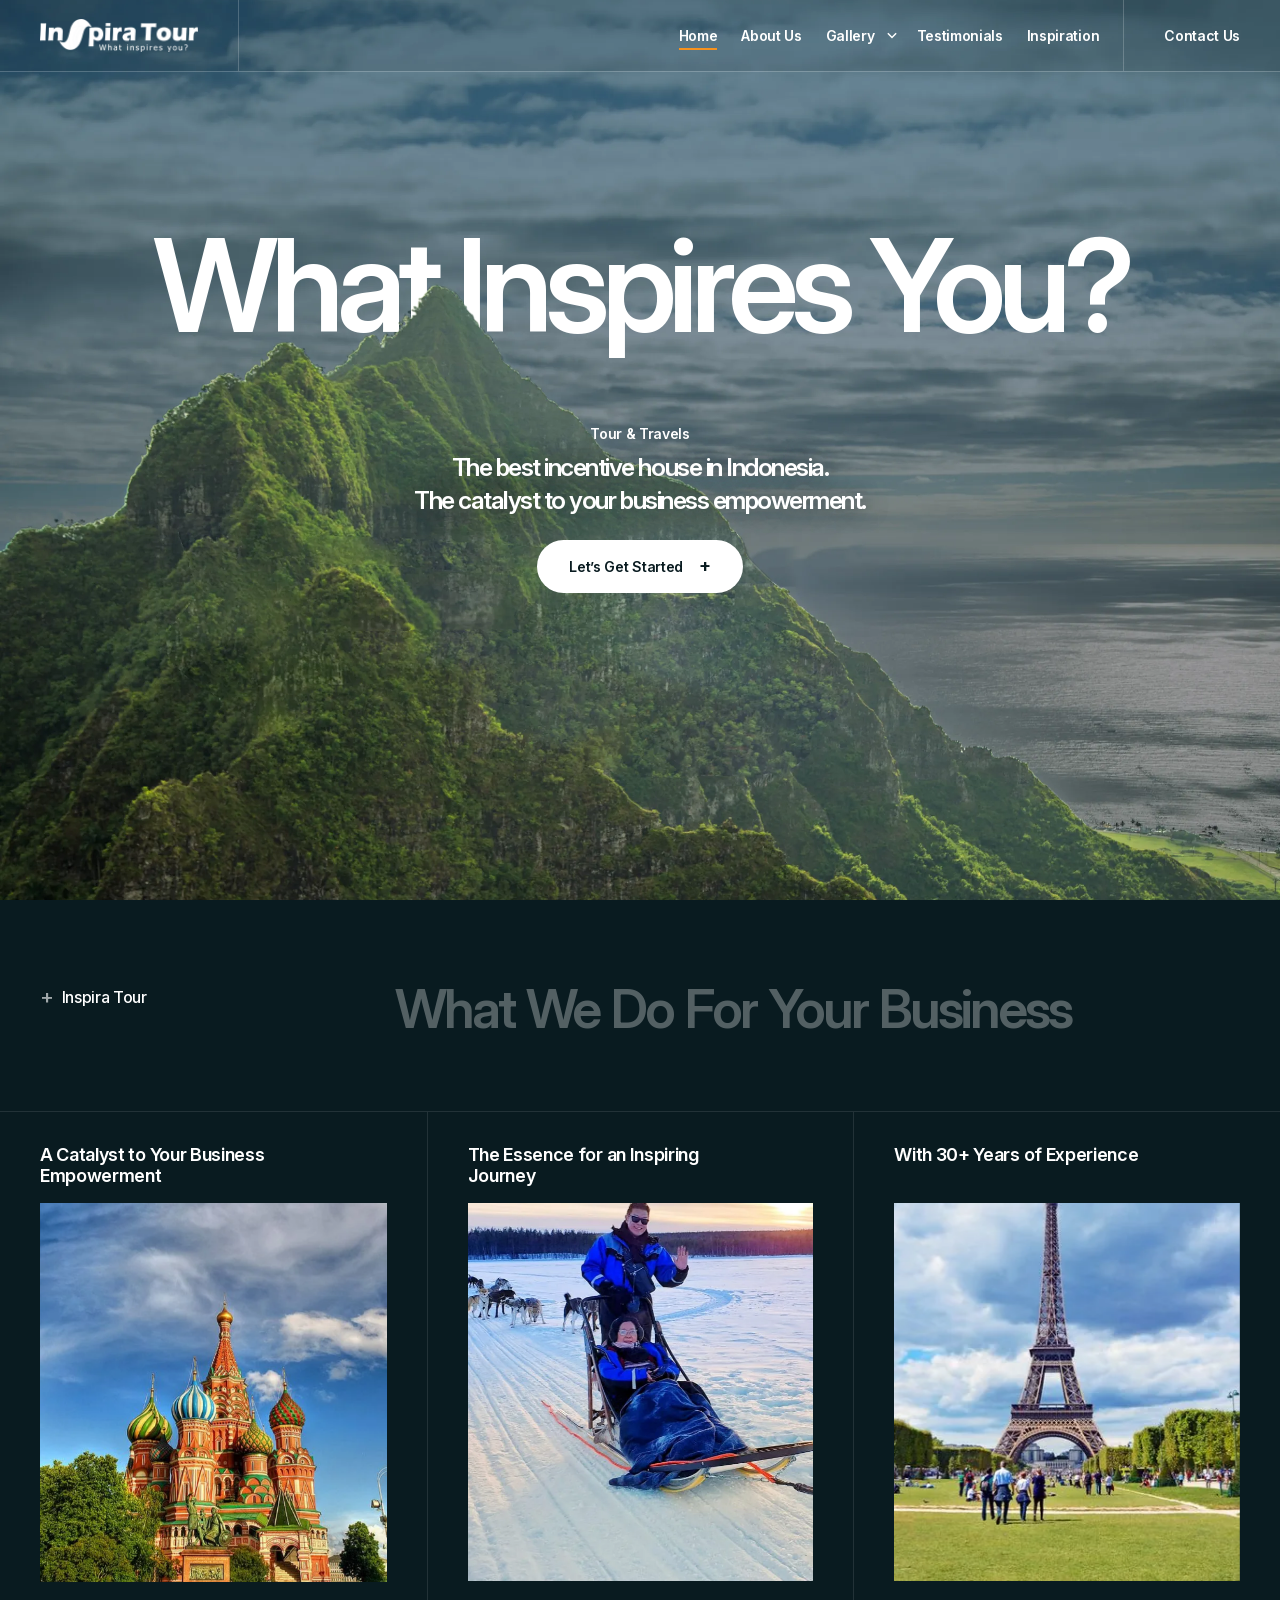
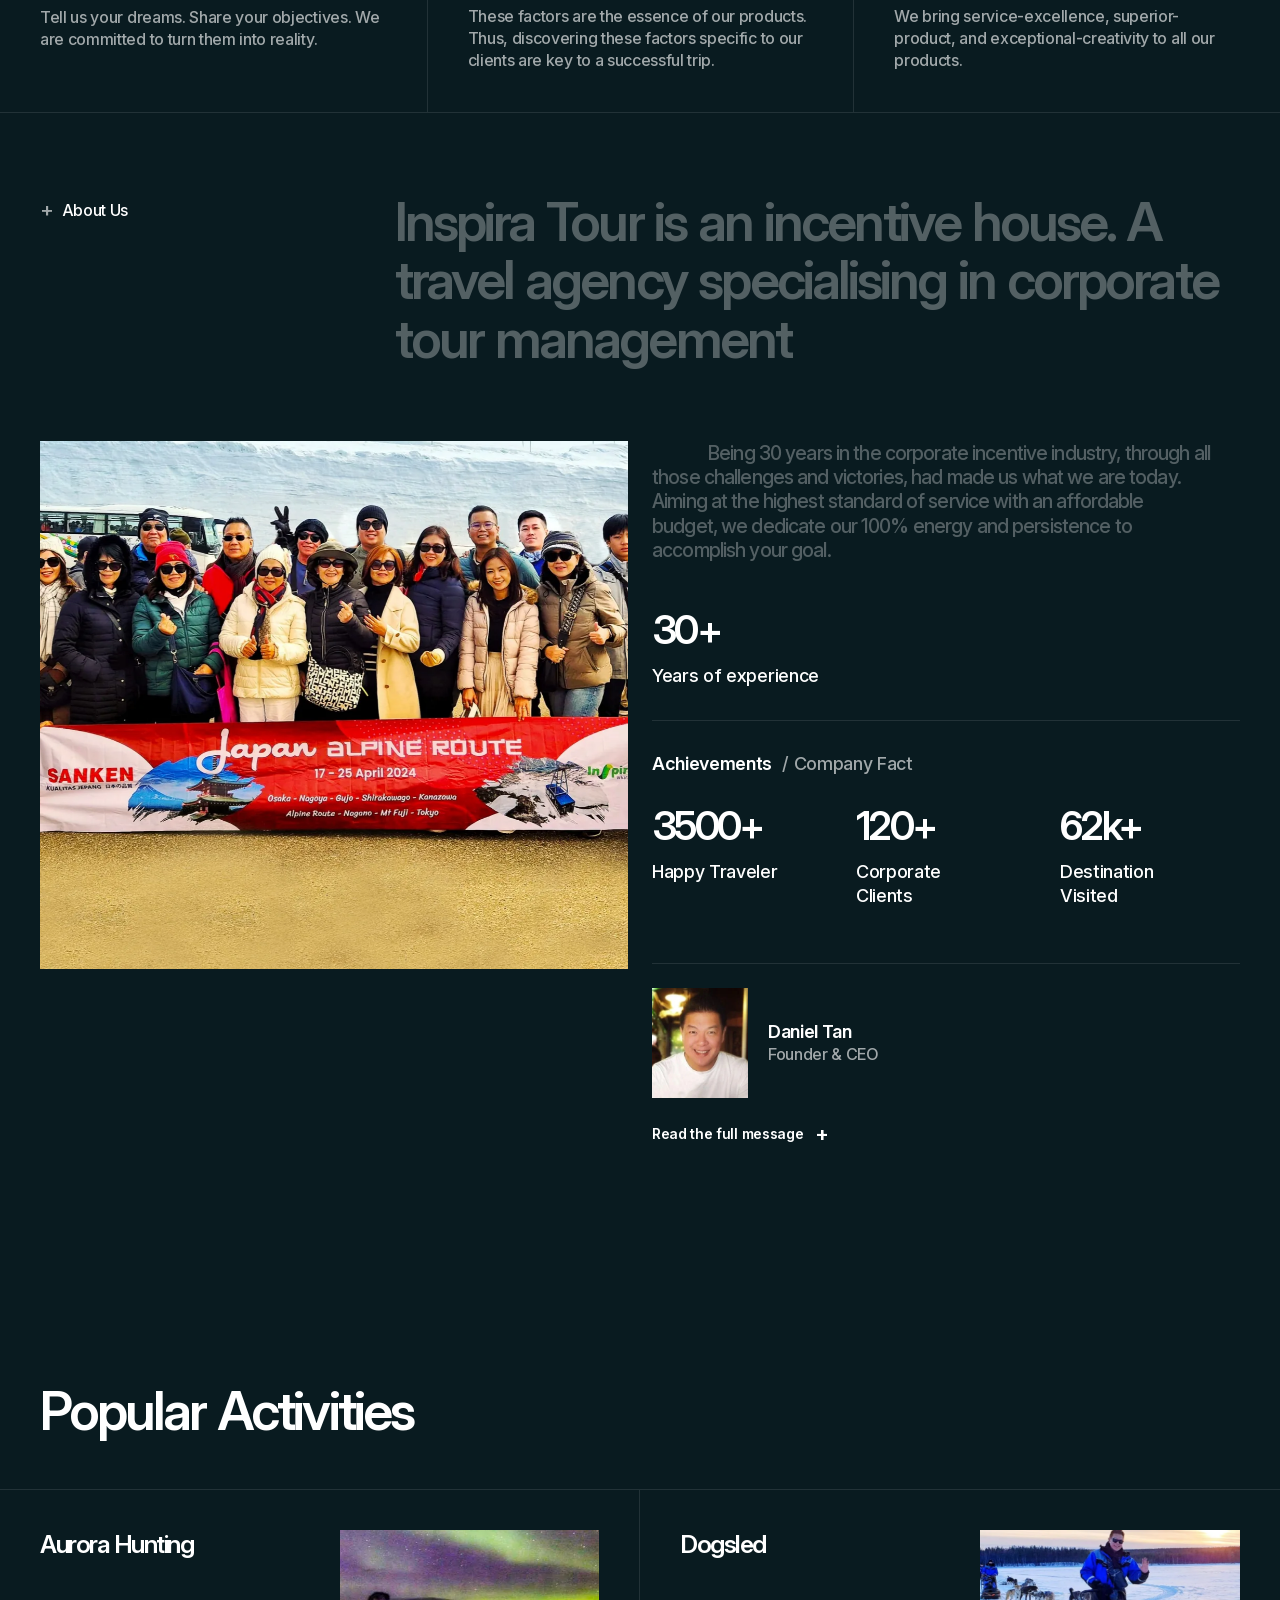
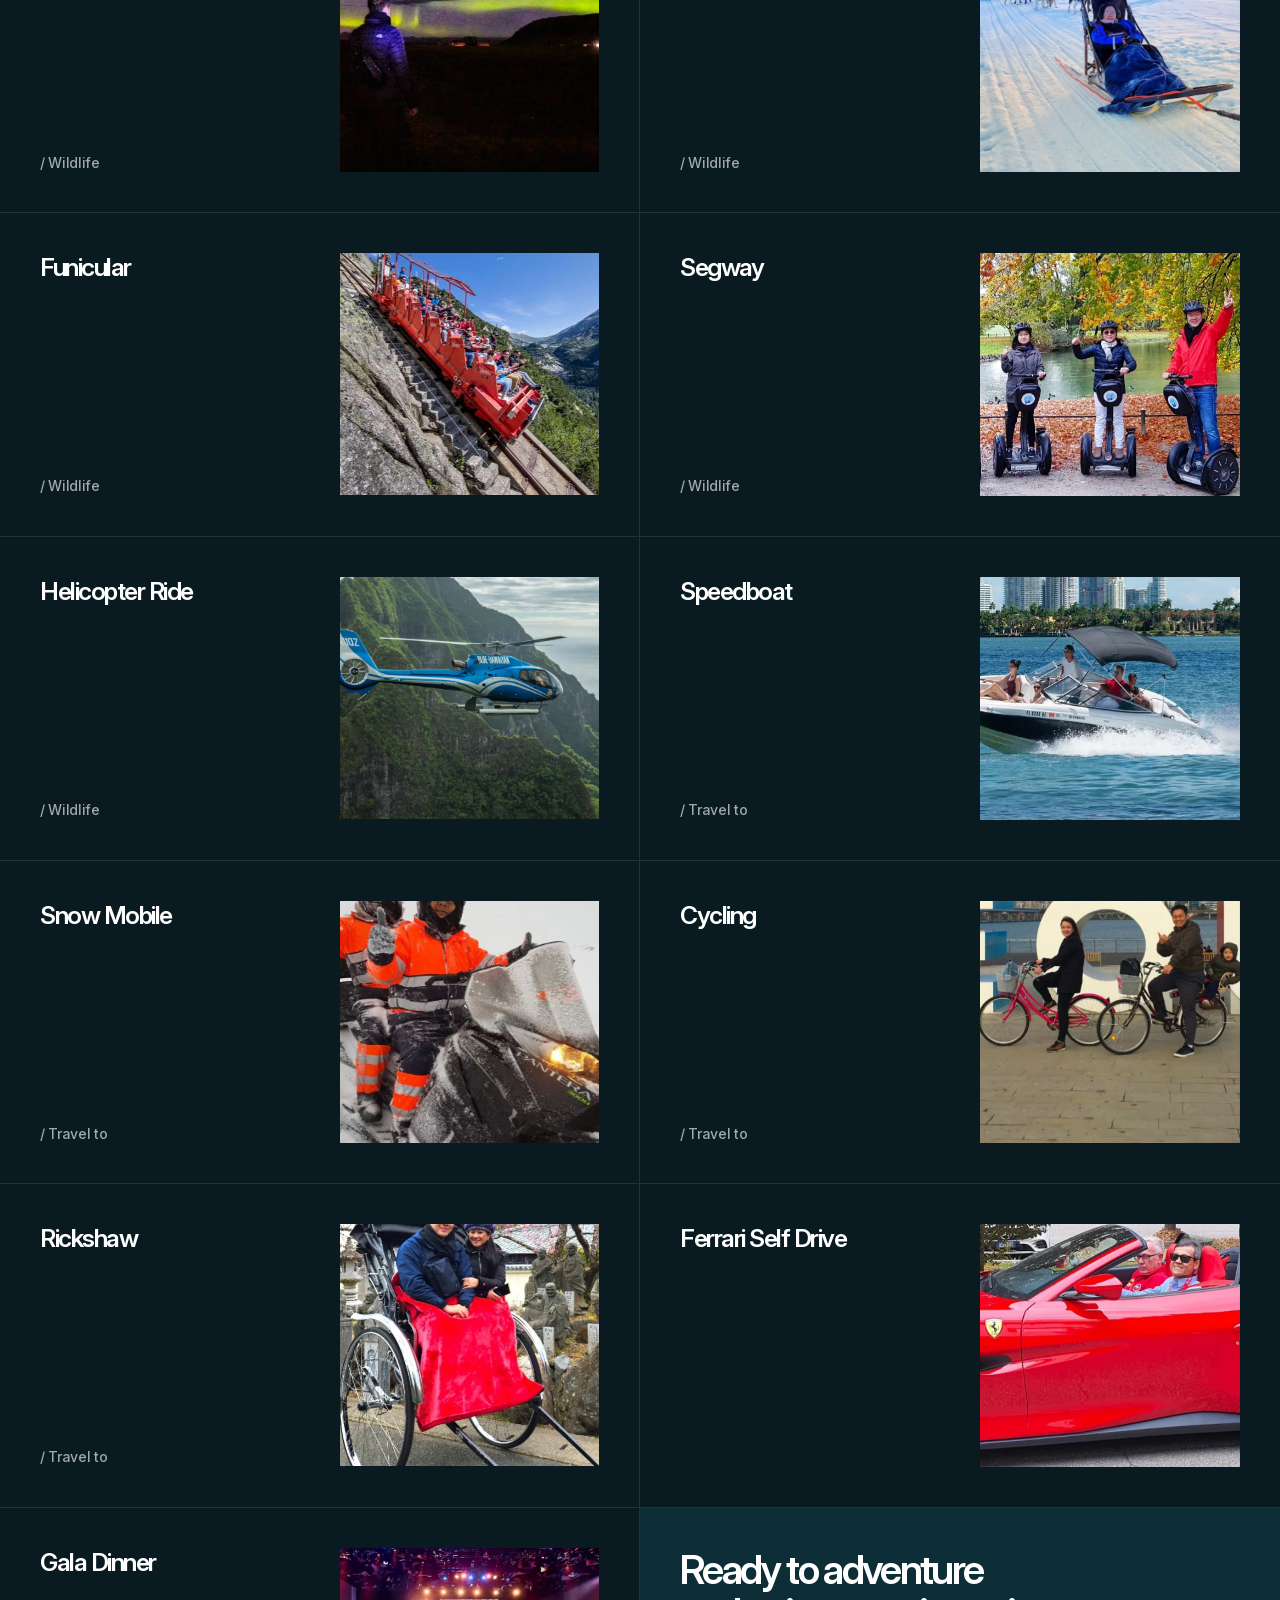
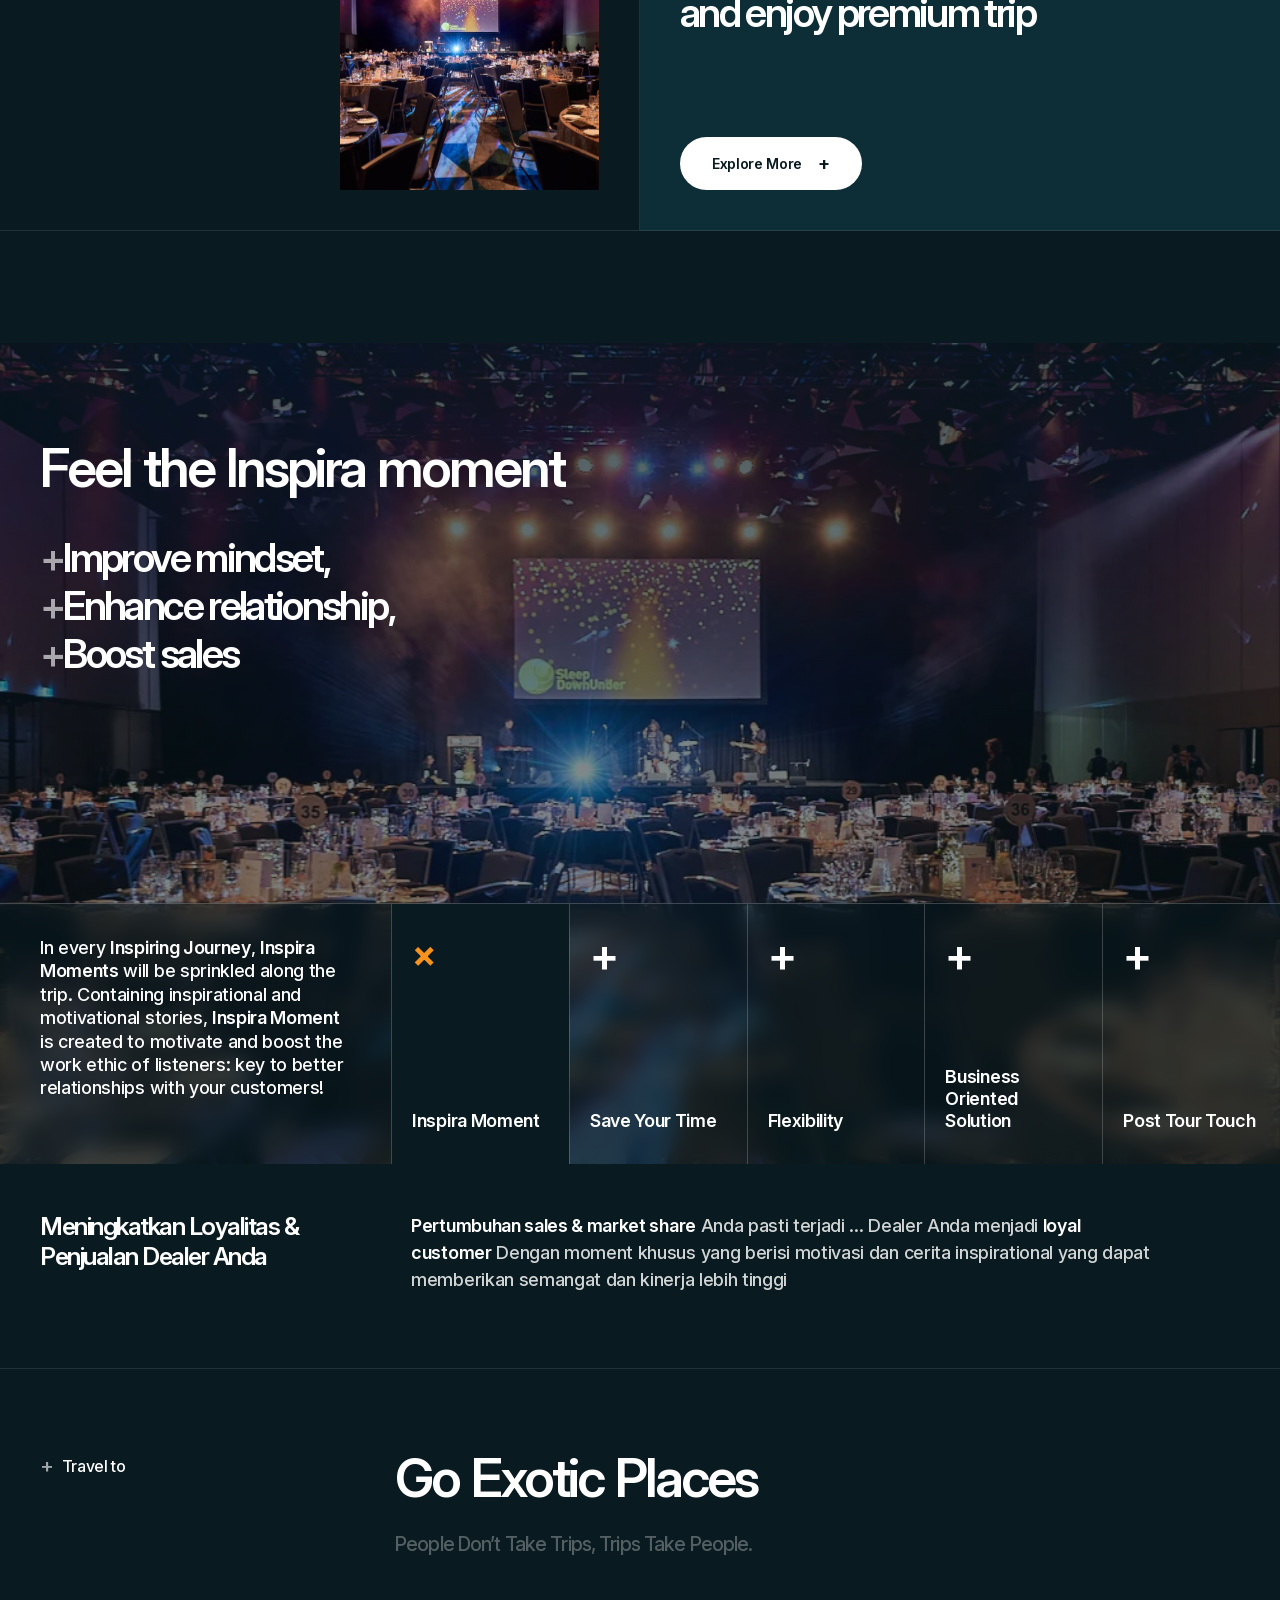
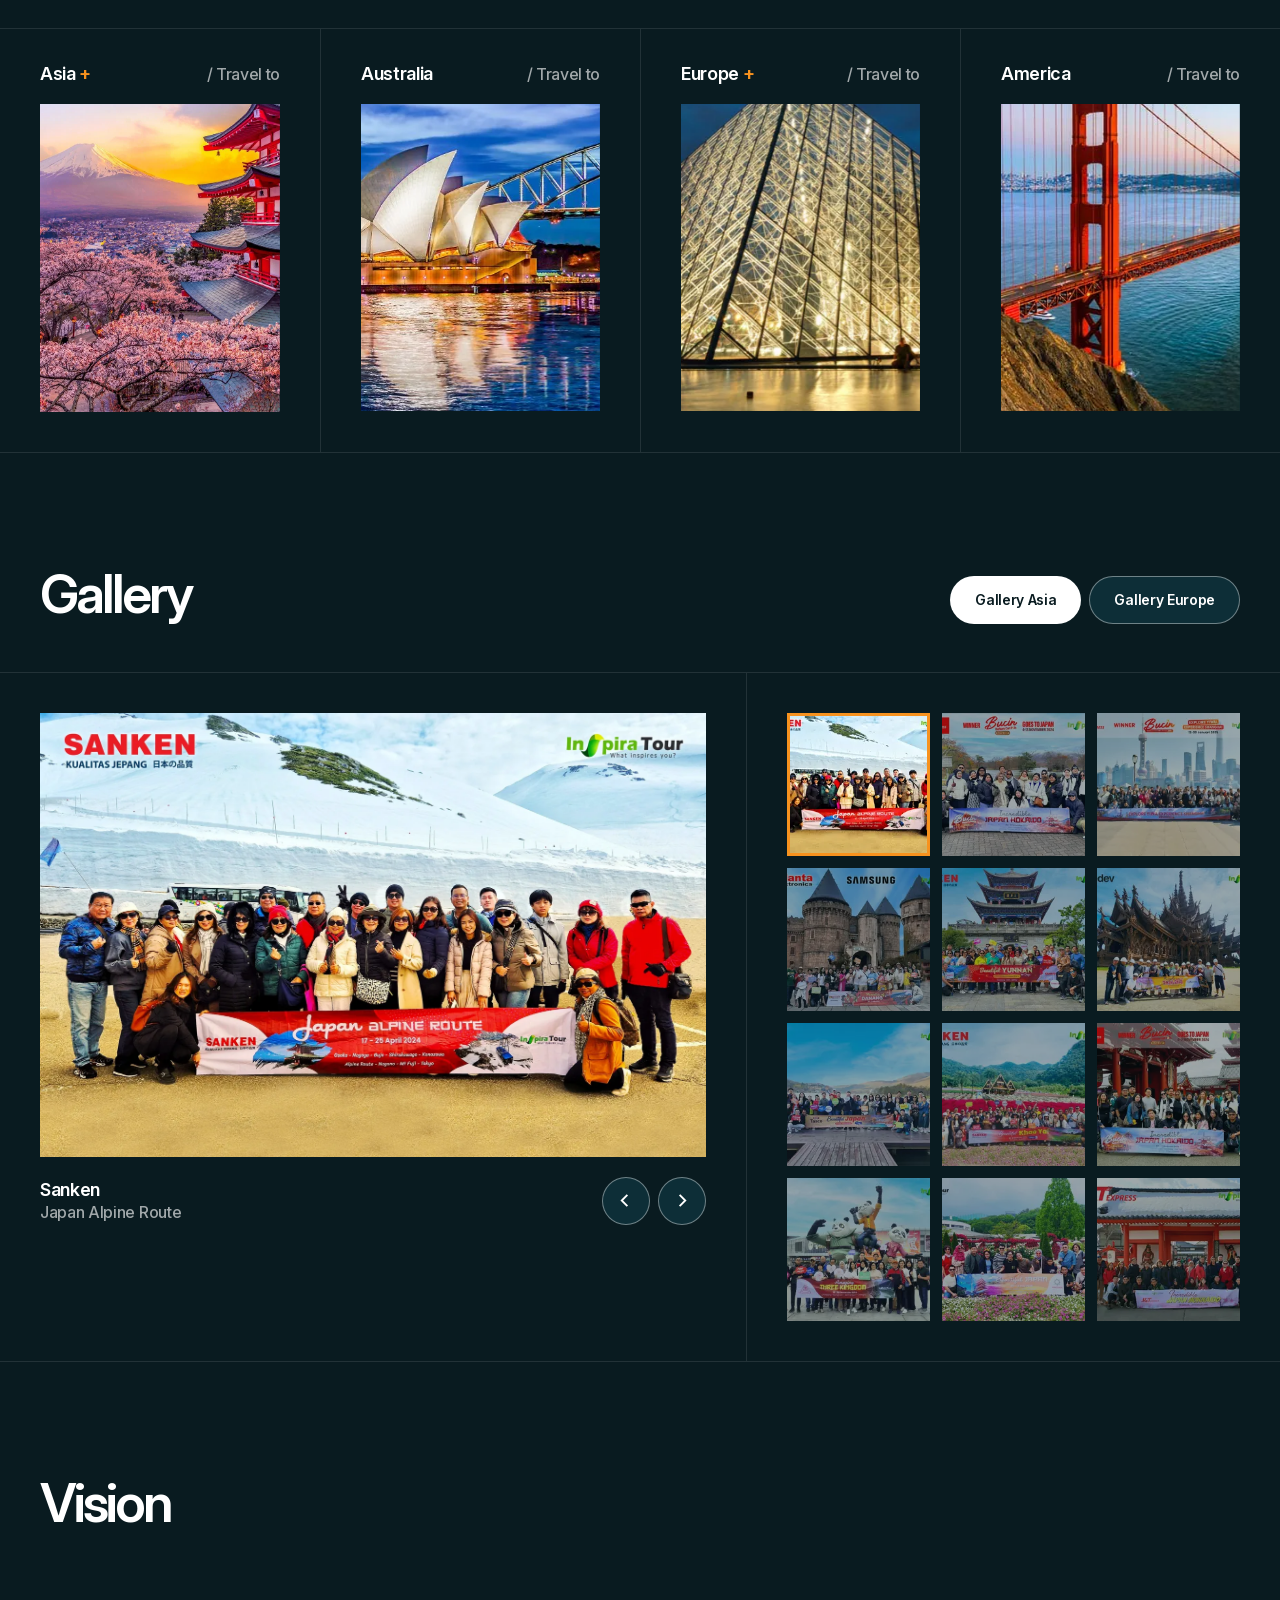
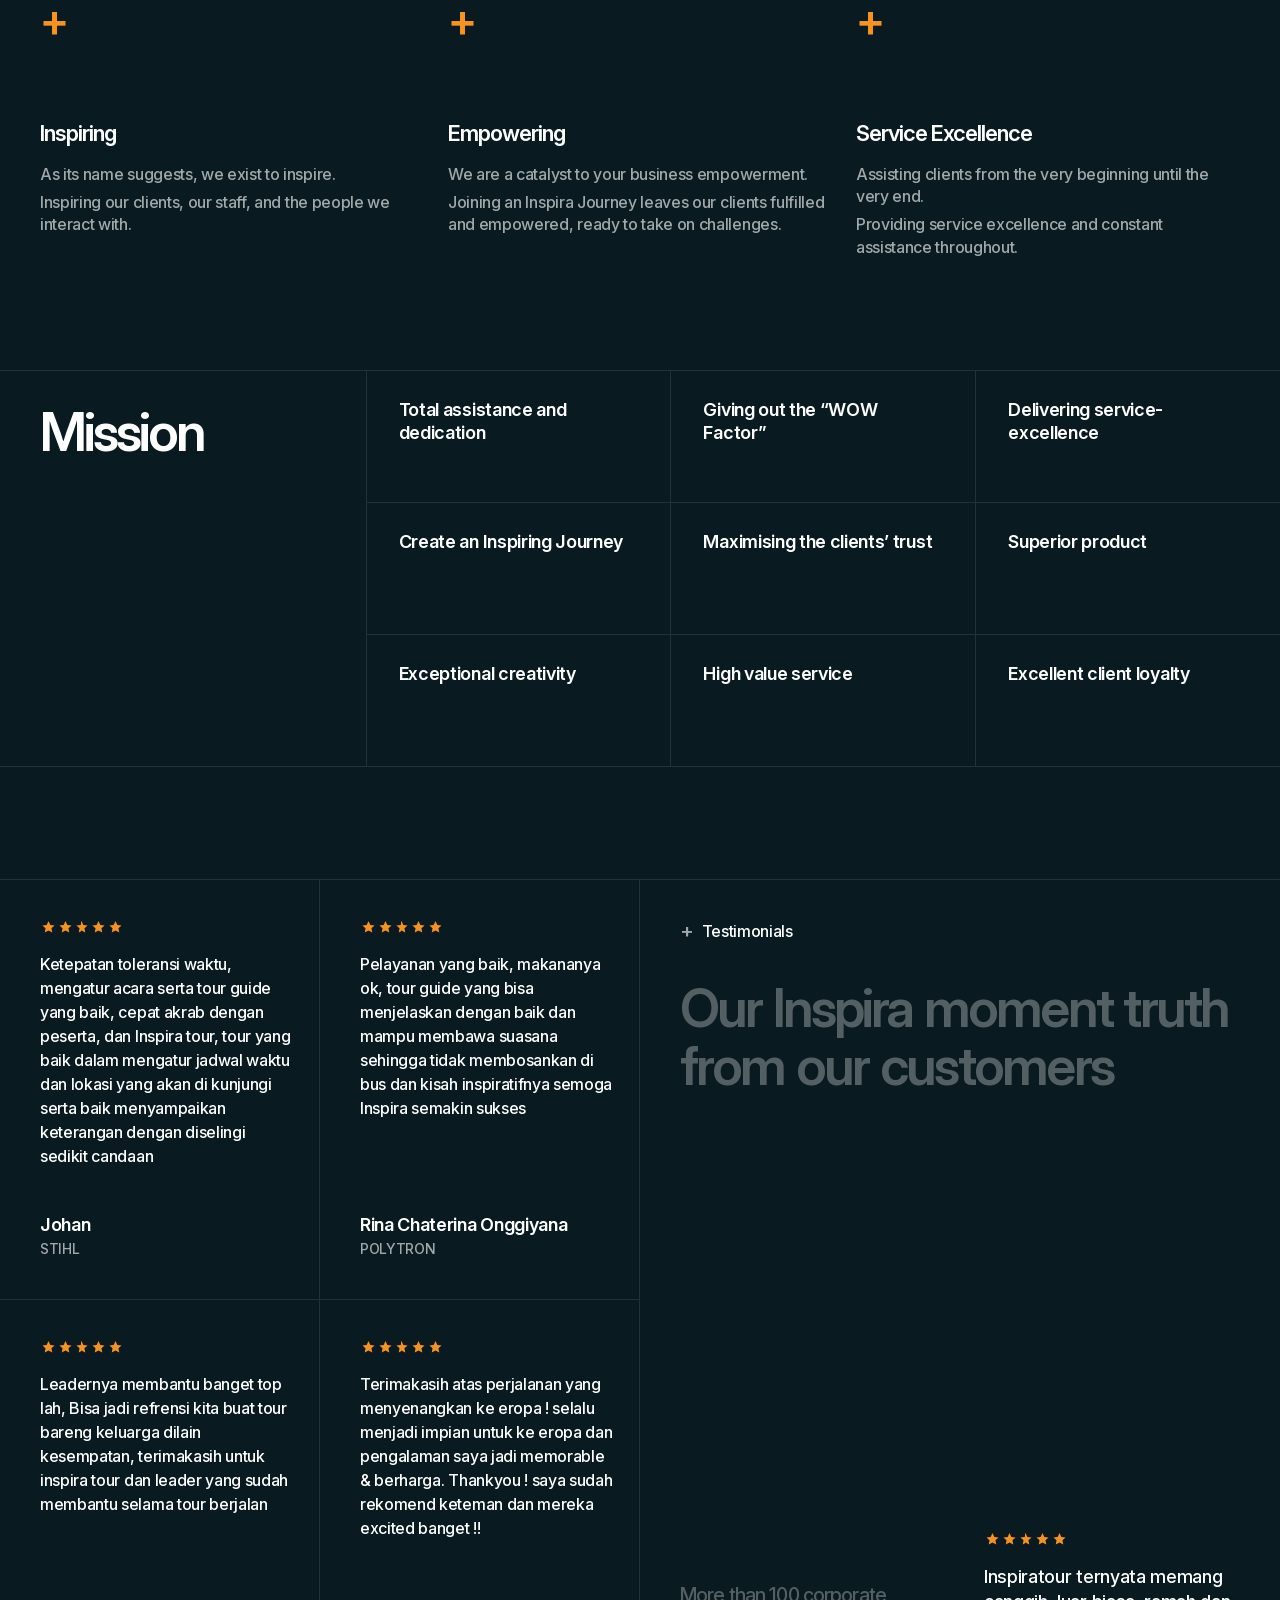
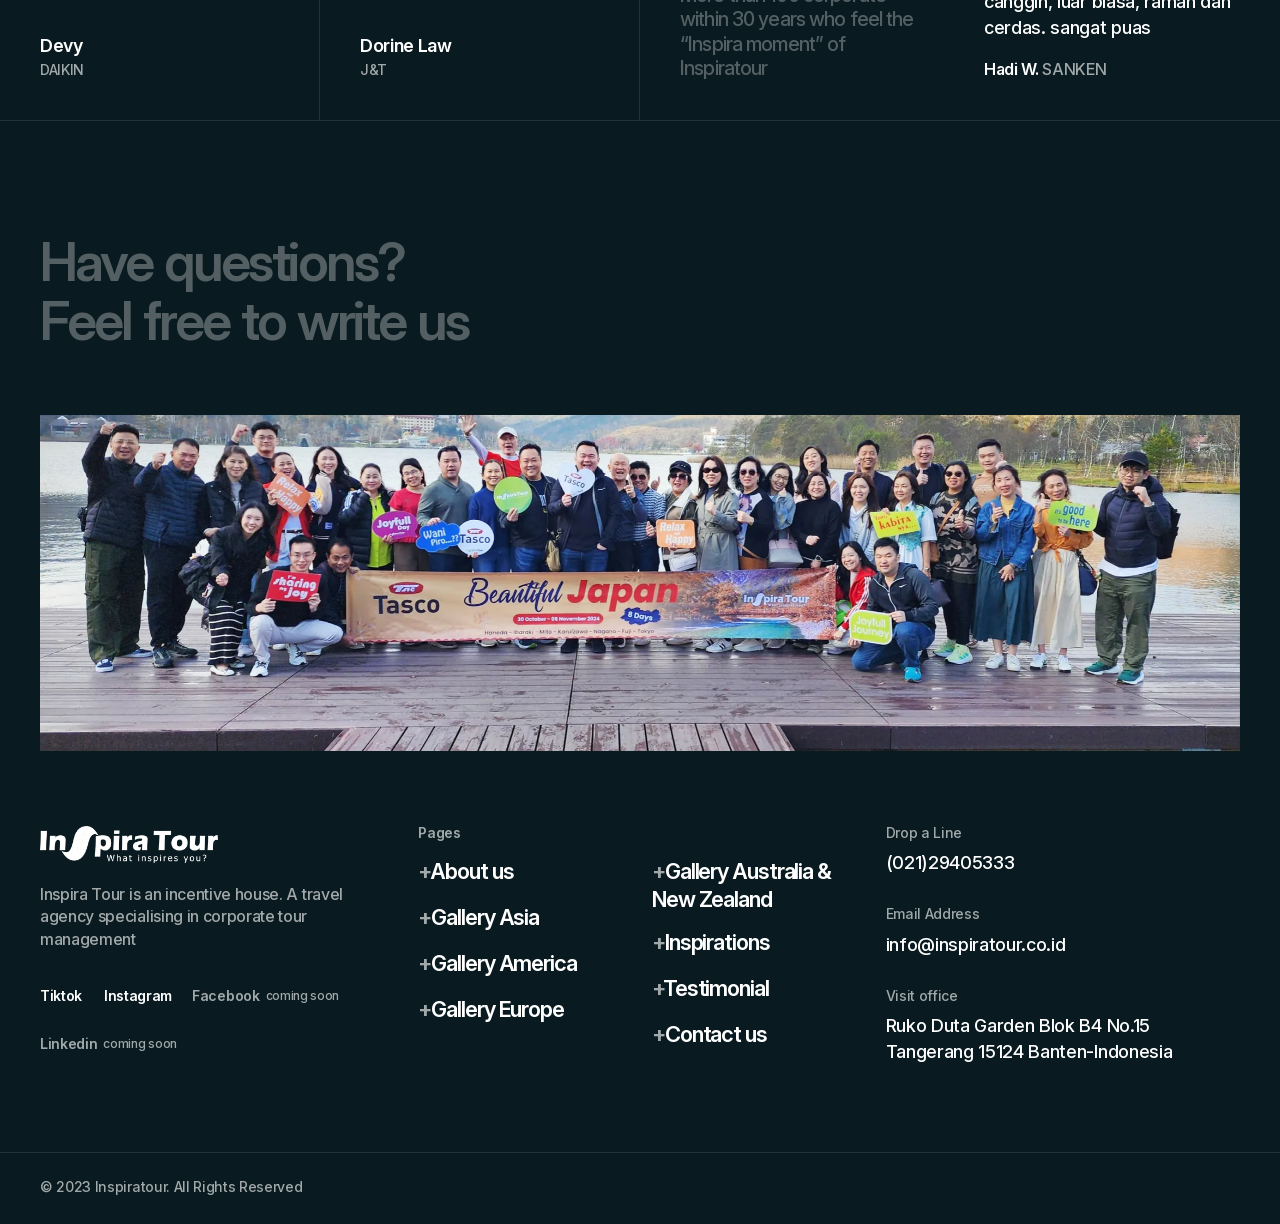
<file: design-2.html>
<!DOCTYPE html>
<html lang="en">
<head>
  <meta charset="utf-8">
  <meta name="viewport" content="width=device-width, initial-scale=1">
  <title>Inspira Tour: What Inspires You?</title>
  <meta name="description" content="Inspira Tour is an incentive house. A travel agency specialising in corporate tour management.">
  <meta name="theme-color" content="#091B20">
  <link rel="icon" href="data:,">
  <link rel="preload" href="assets/fonts/inter-latin.woff2" as="font" type="font/woff2" crossorigin>
  <script>document.documentElement.classList.add('js');</script>
  <script src="assets/js/gsap.min.js" defer></script>
  <script src="assets/js/ScrollTrigger.min.js" defer></script>
  <script src="assets/js/lenis.min.js" defer></script>
  <style>
    @font-face { font-family: Inter; src: url('assets/fonts/inter-latin.woff2') format('woff2'); font-weight: 400 700; font-display: swap; }

    :root {
      --bg: #091b20;
      --pine: #0d2e37;
      --accent: #f7921e;
      --w60: rgb(255 255 255 / .62);
      --line: rgb(255 255 255 / .1);
      --line-2: rgb(255 255 255 / .2);
      --g: 40px;
      --head: 72px;
      --ease: cubic-bezier(.2, .7, .2, 1);
    }

    *, *::before, *::after { box-sizing: border-box; }
    html { -webkit-text-size-adjust: 100%; background: var(--bg); color-scheme: dark; scroll-padding-top: 72px; }
    body { margin: 0; background: var(--bg); color: #fff; font: 500 16px/1.4 Inter, system-ui, sans-serif; letter-spacing: -.02em; -webkit-font-smoothing: antialiased; overflow-x: clip; }
    img, svg { display: block; max-width: 100%; }
    img { height: auto; }
    h1, h2, h3, p, ul, ol, dl, dd, figure, blockquote { margin: 0; padding: 0; }
    ul, ol { list-style: none; }
    a { color: inherit; text-decoration: none; }
    button { font: inherit; letter-spacing: inherit; color: inherit; background: none; border: 0; padding: 0; text-align: inherit; }
    a[href], button, summary { cursor: pointer; }
    em { font-style: normal; }
    :focus-visible { outline: 2px solid var(--accent); outline-offset: 4px; }
    .sr { position: absolute; width: 1px; height: 1px; overflow: hidden; clip-path: inset(50%); white-space: nowrap; }
    .skip { position: fixed; top: 8px; left: 8px; z-index: 100; padding: 12px 20px; background: #fff; color: var(--bg); transform: translateY(-200%); }
    .skip:focus { transform: none; }

    .h2 { font-size: clamp(36px, 4.17vw, 60px); line-height: 1.1; font-weight: 600; letter-spacing: -.055em; word-spacing: .05em; }
    .h3 { font-size: clamp(30px, 3.125vw, 45px); line-height: 1; font-weight: 600; letter-spacing: -.066em; }
    .h4 { font-size: clamp(22px, 1.94vw, 28px); line-height: 1.2; font-weight: 600; letter-spacing: -.06em; }
    .xl { font-size: clamp(18px, 1.53vw, 22px); line-height: 1.24; letter-spacing: -.045em; }
    .dim { color: var(--w60); }
    .mark { color: var(--w60); }
    .tag { display: flex; align-items: center; gap: 8px; }
    .tag::before { content: '+'; color: var(--w60); font-size: 20px; line-height: 1; }
    .w { white-space: nowrap; }

    .btn { display: inline-flex; align-items: center; gap: 16px; min-height: 53px; padding: 0 32px; border-radius: 80px; background: #fff; color: var(--bg); font-size: 14px; font-weight: 600; white-space: nowrap; transition: background-color .2s; }
    .btn::after { content: '+'; font-size: 18px; line-height: 1; transition: transform .28s var(--ease); }
    .btn:hover { background: var(--accent); }
    .btn:hover::after { transform: rotate(90deg); }
    .btn:active { background: #e07f0f; }
    .sq { display: grid; place-items: center; width: 48px; height: 48px; border-radius: 80px; background: var(--pine); border: 1px solid rgb(255 255 255 / .4); transition: background-color .2s, color .2s; }
    .sq svg { width: 15px; fill: none; stroke: currentColor; stroke-width: 2; }
    .sq:hover { background: #fff; color: var(--bg); }
    .sq:active { background: var(--accent); color: var(--bg); }

    .px { position: relative; overflow: hidden; background: var(--pine); }
    .px > img { position: absolute; inset: 0; width: 100%; height: 100%; max-width: none; object-fit: cover; object-position: var(--pos, 50% 50%); }
    .parallax .px > img { top: -12%; height: 124%; will-change: transform; }
    html.lenis, html.lenis body { height: auto; }
    .lenis.lenis-stopped { overflow: clip; }

    /* Header */
    .head { position: fixed; inset: 0 0 auto; z-index: 50; display: flex; justify-content: space-between; height: var(--head); border-bottom: 1px solid var(--line-2); transition: background-color .25s; }
    .head::before { content: ''; position: absolute; inset: 0; z-index: -1; background: rgb(9 27 32 / .12); transition: background-color .25s; }
    .head.is-stuck::before { background: rgb(9 27 32 / .78); -webkit-backdrop-filter: blur(16px); backdrop-filter: blur(16px); }
    .head__logo { display: flex; align-items: center; padding: 0 40px; border-right: 1px solid var(--line-2); }
    .head__logo img { width: 158px; }
    .head__r { display: flex; }
    .nav { display: none; }
    .nav > ul { display: flex; height: 100%; padding-right: 12px; }
    .nav > ul > li { position: relative; display: flex; align-items: center; }
    .nav__a { display: flex; align-items: center; height: 44px; padding: 0 12px; font-size: 14px; font-weight: 600; transition: color .2s; }
    .nav__a:hover, .nav__a[aria-current], .head__cta:hover { color: var(--accent); }
    .nav__a:active { color: #fff; }
    /* Orange on the open sky is 2.1:1, so the current item is white with an orange rule until the bar turns dark. */
    .head:not(.is-stuck) .nav__a[aria-current] { color: #fff; background: linear-gradient(var(--accent), var(--accent)) no-repeat 12px 34px / calc(100% - 24px) 2px; }
    .head:not(.is-stuck) :is(.nav__a, .head__cta):hover { color: #fff; text-decoration: underline; text-decoration-color: var(--accent); text-decoration-thickness: 2px; text-underline-offset: 6px; }
    .nav__t { display: grid; place-items: center; width: 26px; height: 44px; margin-left: -8px; }
    .nav__t svg { width: 10px; fill: none; stroke: currentColor; stroke-width: 1.8; transition: transform .2s; }
    .nav__t[aria-expanded="true"] svg, .has-sub:hover .nav__t svg { transform: rotate(180deg); }
    .sub { position: absolute; top: 100%; left: 0; min-width: 230px; background: var(--bg); border: 1px solid var(--line-2); visibility: hidden; opacity: 0; transition: opacity .2s, visibility .2s; }
    .has-sub:hover .sub, .nav__t[aria-expanded="true"] + .sub { visibility: visible; opacity: 1; }
    .sub a { display: flex; align-items: center; min-height: 46px; padding: 0 20px; font-size: 14px; font-weight: 600; white-space: nowrap; }
    .sub li + li { border-top: 1px solid var(--line); }
    .sub a:hover { background: var(--pine); color: var(--accent); }
    .head__cta { display: flex; align-items: center; padding: 0 40px; border-left: 1px solid var(--line-2); font-size: 14px; font-weight: 600; transition: color .2s; }
    .burger { display: grid; place-items: center; width: 76px; border-left: 1px solid var(--line-2); }
    .burger svg { width: 26px; stroke: currentColor; stroke-width: 2; }
    .burger:active { color: var(--accent); }
    .menu { width: 100%; max-width: none; height: 100dvh; max-height: none; margin: 0; padding: 0 0 32px; border: 0; background: var(--bg); color: #fff; overflow-y: auto; overscroll-behavior: contain; }
    .menu__top { display: flex; justify-content: space-between; height: var(--head); border-bottom: 1px solid var(--line-2); }
    .menu__list > li { padding: 10px 20px; border-bottom: 1px solid var(--line); }
    .menu__list > li > a { display: flex; align-items: center; min-height: 52px; }
    .menu__list [aria-current] { color: var(--accent); }
    .menu li li a { display: flex; align-items: center; min-height: 44px; color: var(--w60); }
    .menu .btn { display: flex; justify-content: center; margin: 24px 20px 0; }

    /* Hero: sky, title and ridge are three layers measured from one scene width. */
    .hero { position: relative; container-type: size; height: 100svh; min-height: 640px; max-height: 1180px; overflow: hidden; background: #22343a; text-align: center; }
    .scene { --w: max(100cqw, 124cqh); position: absolute; width: var(--w); aspect-ratio: 2400 / 2125; left: calc((100cqw - var(--w)) * .24); top: calc(var(--w) * -.05); }
    .scene img { position: absolute; left: 0; width: 100%; max-width: none; }
    .scene__ridge { top: 26.467%; }
    .hero h1 { position: absolute; left: calc((100cqw - var(--w)) * -.24); width: 100cqw; top: calc(var(--w) * .2745 - .51em); font-size: 10cqw; line-height: 1; font-weight: 600; letter-spacing: -.062em; white-space: nowrap; }
    .hero__in { position: absolute; z-index: 3; left: 0; right: 0; top: calc(max(100cqw, 124cqh) * .331); padding: 0 var(--g); }
    .hero__in b { display: block; margin-bottom: 8px; font-size: 14px; font-weight: 600; }
    .hero__in p { font-size: clamp(20px, 1.94vw, 28px); line-height: 1.3; font-weight: 600; letter-spacing: -.06em; text-shadow: 0 0 24px rgb(9 27 32 / .55); }
    .hero__in .btn { margin-top: 24px; }

    /* Section heads: label on the left, statement on the second column. */
    .lead { display: grid; grid-template-columns: 355px 1fr; padding: 80px var(--g) 72px; }
    .lead .h2 { max-width: 900px; }
    .lead .tag { align-self: start; padding-top: 6px; }
    .split { display: flex; align-items: flex-end; justify-content: space-between; gap: 48px; padding: 112px var(--g) 48px; }
    .split > .dim { width: 480px; }

    .cells { display: grid; grid-template-columns: repeat(3, 1fr); border-block: 1px solid var(--line); }
    .cell { padding: 32px var(--g) var(--g); }
    .cell + .cell { border-left: 1px solid var(--line); }
    .cell h3 { min-height: 2.4em; font-size: 18px; line-height: 1.2; font-weight: 600; max-width: 15em; }
    .cell .px { aspect-ratio: 400 / 437; margin: 16px 0 24px; }
    .cell p { max-width: 40ch; }

    /* About */
    .about { display: grid; grid-template-columns: 1fr 1fr; gap: 24px; padding: 0 var(--g) 112px; align-items: start; }
    .about__pic { position: sticky; top: 96px; aspect-ratio: 668 / 600; }
    .about__txt > .xl { text-indent: 56px; max-width: 560px; }
    .nums { display: grid; grid-template-columns: repeat(3, 1fr); gap: 32px 24px; margin-top: 48px; }
    .nums__y { grid-column: 1 / -1; }
    .nums > h3 { padding-top: 32px; border-top: 1px solid var(--line); }
    .nums > h3 { grid-column: 1 / -1; display: flex; gap: 10px; font-size: 18px; font-weight: 600; line-height: 1.2; }
    .nums > h3 span { color: var(--w60); font-weight: 500; }
    .nums dl { display: contents; }
    .nums dl > div { display: flex; flex-direction: column-reverse; justify-content: flex-end; gap: 14px; }
    .nums dt { font-size: 18px; line-height: 1.3; max-width: 8em; }
    .nums__y dt { max-width: none; }
    .ceo { margin-top: 56px; padding-top: 24px; border-top: 1px solid var(--line); }
    .ceo__id { display: flex; align-items: center; gap: 20px; }
    .ceo__id img { width: 96px; height: 110px; object-fit: cover; }
    .ceo__id h3 { font-size: 18px; font-weight: 600; line-height: 1.3; }
    .ceo summary { display: inline-flex; align-items: center; gap: 12px; min-height: 48px; margin-top: 12px; font-size: 14px; font-weight: 600; list-style: none; transition: color .2s; }
    .ceo summary::-webkit-details-marker { display: none; }
    .ceo summary::after { content: '+'; font-size: 20px; line-height: 1; transition: transform .28s var(--ease); }
    .ceo [open] summary::after { transform: rotate(45deg); }
    .ceo summary:hover { color: var(--accent); }
    .ceo summary:active { color: #fff; }
    .ceo details p { max-width: 62ch; padding-top: 12px; color: rgb(255 255 255 / .78); }

    /* Activities */
    .acts { display: grid; grid-template-columns: 1fr 1fr; border-top: 1px solid var(--line); }
    .act { display: grid; grid-template-columns: 1fr 1fr; gap: var(--g); padding: var(--g); border-bottom: 1px solid var(--line); }
    .act:nth-child(odd) { border-right: 1px solid var(--line); }
    .act > div:first-child { display: flex; flex-direction: column; justify-content: space-between; gap: 24px; }
    .act .px { aspect-ratio: 300 / 280; }
    .act .dim { font-size: 14px; }
    .act--cta { background: var(--pine); }
    .act--cta .h3 { line-height: 1.08; max-width: 9em; }
    .act--cta { display: flex; flex-direction: column; justify-content: space-between; align-items: flex-start; }

    /* Inspira moment */
    .moment { position: relative; margin-top: 112px; }
    .moment__bg { position: absolute; inset: 0; background: #14101c; }
    .moment__bg::after { content: ''; position: absolute; inset: 0; background: linear-gradient(to bottom, rgb(9 27 32 / .74), rgb(9 27 32 / .5) 45%, rgb(9 27 32 / .62)); }
    .moment__in { position: relative; padding: 96px var(--g) 80px; min-height: 560px; }
    .plus { display: grid; gap: 8px; margin-top: 40px; }
    .plus .h3::before { content: '+'; color: rgb(255 255 255 / .62); }
    .strip { position: relative; display: grid; grid-template-columns: 2.2fr repeat(5, 1fr); border-top: 1px solid var(--line-2); background: rgb(9 27 32 / .5); -webkit-backdrop-filter: blur(10px); backdrop-filter: blur(10px); }
    .strip > p { padding: 32px var(--g); font-size: 18px; line-height: 1.3; }
    .strip p em { font-weight: 600; }
    .strip__tabs { display: contents; }
    .strip button { display: flex; flex-direction: column; justify-content: space-between; gap: 64px; min-height: 260px; padding: 32px 20px; border-left: 1px solid var(--line-2); font-size: 18px; font-weight: 600; line-height: 1.22; transition: background-color .2s; }
    .strip button::before { content: '+'; align-self: flex-start; font-size: 45px; line-height: .8; height: .8em; font-weight: 600; transition: transform .28s var(--ease), color .2s; }
    .strip button:hover { background: rgb(255 255 255 / .08); }
    .strip button:active { background: rgb(255 255 255 / .16); }
    .strip [aria-selected="true"] { background: var(--bg); }
    .strip [aria-selected="true"]::before { color: var(--accent); transform: rotate(45deg); }
    .strip button:focus-visible { outline-offset: -4px; }
    .says { position: relative; display: grid; background: var(--bg); border-bottom: 1px solid var(--line); }
    .say { grid-area: 1 / 1; display: grid; grid-template-columns: 2.2fr 5fr; transition: opacity .3s, visibility .3s; }
    .js .say:not(.is-on) { visibility: hidden; opacity: 0; }
    .say > * { padding: 48px var(--g); }
    .say > p:last-child { padding-left: 20px; max-width: 800px; font-size: 18px; line-height: 1.5; color: rgb(255 255 255 / .82); }
    .say strong { color: #fff; font-weight: 600; }

    /* Places */
    .places { display: grid; grid-template-columns: repeat(4, 1fr); border-block: 1px solid var(--line); }
    .place { display: block; padding: 32px var(--g) var(--g); }
    .places > li + li { border-left: 1px solid var(--line); }
    .place p { display: flex; align-items: baseline; justify-content: space-between; gap: 12px; margin-bottom: 18px; }
    .place strong { font-size: 18px; font-weight: 600; transition: color .2s; }
    .place .px { aspect-ratio: 296 / 380; }
    a.place:hover strong, a.place:focus-visible strong { color: var(--accent); }
    a.place:active strong { color: #fff; }
    a.place strong::after { content: ' +'; color: var(--accent); }

    /* Gallery */
    .tabs { display: flex; gap: 8px; }
    .tabs button { min-height: 48px; padding: 0 24px; border-radius: 80px; border: 1px solid rgb(255 255 255 / .4); background: var(--pine); font-size: 14px; font-weight: 600; transition: background-color .2s, color .2s; }
    .tabs button:hover { background: #17454f; }
    .tabs button:active { background: var(--accent); color: var(--bg); }
    .tabs [aria-selected="true"], .tabs [aria-selected="true"]:hover { background: #fff; color: var(--bg); }
    .view { display: grid; grid-template-columns: 7fr 5fr; border-block: 1px solid var(--line); align-items: stretch; }
    .view figure { padding: var(--g); border-right: 1px solid var(--line); }
    .view figure img { width: 100%; aspect-ratio: 3 / 2; object-fit: cover; background: var(--pine); }
    .view figcaption { display: flex; align-items: center; justify-content: space-between; gap: 16px; margin-top: 20px; line-height: 1.35; }
    .view figcaption b { display: block; font-size: 18px; font-weight: 600; }
    .view figcaption div { display: flex; gap: 8px; }
    .view > div { padding: var(--g); }
    .thumbs { display: grid; grid-template-columns: repeat(4, 1fr); gap: 12px; }
    #asia { grid-template-columns: repeat(3, 1fr); }
    .thumbs[hidden] { display: none; }
    .thumbs button { position: relative; aspect-ratio: 1 / 1; overflow: hidden; }
    .thumbs img { width: 100%; height: 100%; object-fit: cover; opacity: .62; transition: opacity .2s, transform .28s var(--ease); }
    .thumbs button:hover img, .thumbs [aria-pressed="true"] img { opacity: 1; }
    .thumbs [aria-pressed="true"]::after { content: ''; position: absolute; inset: 0; border: 3px solid var(--accent); }
    .thumbs button:active img { transform: scale(.95); }

    /* Vision and mission */
    .vis { display: grid; grid-template-columns: repeat(3, 1fr); gap: 24px; padding: 24px var(--g) 112px; }
    .vis li::before { content: '+'; display: block; margin-bottom: 88px; font-size: 45px; line-height: .6; font-weight: 600; color: var(--accent); }
    .vis h3 { margin-bottom: 16px; font-size: 22px; font-weight: 600; line-height: 1.2; letter-spacing: -.045em; }
    .vis p { max-width: 42ch; }
    .vis p + p { margin-top: 6px; }
    .mis { display: grid; grid-template-columns: repeat(3, 1fr); border-top: 1px solid var(--line); }
    .mis h2 { grid-row: span 3; }
    .mis { grid-template-columns: 1.2fr 1fr 1fr 1fr; }
    .mis > * { padding: 32px var(--g); border-bottom: 1px solid var(--line); }
    .mis li { display: block; }
    .mis ul { grid-column: 2 / -1; display: grid; grid-template-columns: repeat(3, 1fr); padding: 0; border-bottom: 0; }
    .mis li { min-height: 132px; padding: 28px 32px; border-left: 1px solid var(--line); border-bottom: 1px solid var(--line); font-size: 18px; font-weight: 600; line-height: 1.25; }

    /* Testimonials */
    .voices { display: grid; grid-template-columns: repeat(4, 1fr); border-bottom: 1px solid var(--line); margin-top: 112px; border-top: 1px solid var(--line); }
    .voice { display: flex; flex-direction: column; justify-content: space-between; gap: 40px; padding: var(--g) 24px var(--g) var(--g); border-right: 1px solid var(--line); border-bottom: 1px solid var(--line); min-height: 420px; }
    .voice:nth-of-type(n+3) { border-bottom: 0; }
    .voice blockquote { margin-top: 18px; line-height: 1.5; }
    .voice figcaption b { display: block; font-size: 18px; font-weight: 600; }
    .voice figcaption span { font-size: 14px; }
    .stars { width: 84px; height: 14px; background: var(--accent); -webkit-mask: url("data:image/svg+xml,%3Csvg xmlns='http://www.w3.org/2000/svg' viewBox='0 0 24 24'%3E%3Cpath d='m12 1.8 3.1 6.6 7.2.9-5.3 5 1.4 7.1L12 17.9l-6.4 3.5L7 14.3l-5.3-5 7.2-.9z'/%3E%3C/svg%3E") 0 0 / 16.8px 14px repeat-x; mask: url("data:image/svg+xml,%3Csvg xmlns='http://www.w3.org/2000/svg' viewBox='0 0 24 24'%3E%3Cpath d='m12 1.8 3.1 6.6 7.2.9-5.3 5 1.4 7.1L12 17.9l-6.4 3.5L7 14.3l-5.3-5 7.2-.9z'/%3E%3C/svg%3E") 0 0 / 16.8px 14px repeat-x; }
    .voices__q { grid-column: 1 / 3; display: grid; grid-template-columns: 1fr 1fr; }
    .voices__r { grid-column: 3 / 5; display: flex; flex-direction: column; justify-content: space-between; gap: 64px; padding: var(--g); }
    .voices__r .h2 { margin-top: 36px; max-width: 11em; }
    .voices__b { display: grid; grid-template-columns: 1fr 1fr; gap: 48px; align-items: end; }
    .voices__b blockquote { margin-top: 18px; font-size: 18px; line-height: 1.4; }
    .voices__b figcaption { margin-top: 18px; }
    .voices__b figcaption b { font-weight: 600; }

    /* Footer */
    .foot { padding: 112px var(--g) 0; }
    .foot__pic { height: 336px; margin-bottom: 72px; }
    .foot__top { display: grid; grid-template-columns: 1fr 1.25fr 1fr; gap: 24px; padding-bottom: 80px; }
    .foot__logo { display: inline-flex; min-height: 44px; align-items: center; }
    .foot__logo img { width: 178px; }
    .foot__top > div:first-child p { margin: 14px 0 24px; max-width: 30ch; }
    .social { display: flex; flex-wrap: wrap; gap: 4px 20px; }
    .social a, .social span { display: flex; align-items: center; gap: 6px; min-width: 44px; min-height: 44px; font-size: 14px; font-weight: 600; transition: color .2s; }
    .social a:hover, .pages a:hover, .foot dd a:hover { color: var(--accent); }
    .social a:active, .pages a:active, .foot dd a:active { color: #fff; }
    .social span { color: var(--w60); }
    .social small { font-size: 12px; font-weight: 500; }
    .pages h2 { font-size: 14px; font-weight: 600; color: var(--w60); margin-bottom: 8px; }
    .pages ul { columns: 2; column-gap: 24px; }
    .pages li { break-inside: avoid; }
    .pages a { display: block; min-height: 46px; padding-block: 8px; font-size: 22px; line-height: 1.25; font-weight: 600; letter-spacing: -.05em; transition: color .2s; }
    .pages a::before { content: '+'; color: var(--w60); }
    .foot dl > div + div { margin-top: 18px; }
    .foot dt { font-size: 14px; color: var(--w60); }
    .foot dd a { display: inline-block; min-height: 44px; padding-block: 8px; font-size: 18px; line-height: 1.4; transition: color .2s; overflow-wrap: anywhere; }
    .foot__h { display: flex; align-items: flex-end; justify-content: space-between; gap: 40px; padding-bottom: 64px; }
    .foot__h .h2 { max-width: 10em; }
    .legal { margin: 0 calc(var(--g) * -1); padding: 24px var(--g) 28px; border-top: 1px solid var(--line); font-size: 14px; color: var(--w60); }

    @media (min-width: 1080px) {
      .nav { display: block; }
      .burger { display: none; }
    }

    @media (max-width: 1180px) {
      :root { --g: 28px; }
      .lead { grid-template-columns: 200px 1fr; }
      .act { grid-template-columns: 1fr; gap: 20px; }
      .act > div:first-child { order: 2; }
      .strip { grid-template-columns: repeat(5, 1fr); }
      .strip > p { grid-column: 1 / -1; border-bottom: 1px solid var(--line-2); max-width: none; }
      .strip button { min-height: 168px; gap: 32px; font-size: 16px; padding: 24px 16px; }
      .strip button:first-child { border-left: 0; }
      .say { grid-template-columns: 1fr 2fr; }
      .place { padding: 24px 20px 28px; }
      .place p { flex-direction: column; gap: 2px; }
      .voice { padding: 28px 24px; }
      .voices { grid-template-columns: 1fr 1fr; }
      .voices__r { grid-column: 1 / -1; grid-row: 1; border-bottom: 1px solid var(--line); }
      .voices__q { grid-column: 1 / -1; }
      .foot__top { grid-template-columns: 1fr 1fr; row-gap: 48px; }
      .mis { grid-template-columns: 1fr; }
      .mis h2 { border-bottom: 0; }
      .mis ul { grid-column: 1; border-top: 1px solid var(--line); }
      .mis li:nth-child(3n + 1) { border-left: 0; }
    }

    @media (max-width: 760px) {
      :root { --g: 20px; }
      .head__logo { padding: 0 20px; border-right: 0; }
      .head__logo img { width: 146px; }
      .head__cta { display: none; }
      .scene { --w: 142cqh; top: 0; }
      .hero h1 { top: calc(var(--head) + 4.4cqh); font-size: min(21.5vw, 12cqh); line-height: .92; white-space: normal; }
      .hero h1 span { display: block; }
      .hero__in { top: auto; bottom: 32px; padding: 0 20px; }
      .hero__in p { font-size: 18px; }
      .hero__in .btn { display: flex; justify-content: center; }
      .lead { grid-template-columns: 1fr; gap: 20px; padding: 72px var(--g) 48px; }
      .split { flex-direction: column; align-items: flex-start; gap: 20px; padding: 80px var(--g) 32px; }
      .split > .dim { width: auto; }
      .cells { display: flex; overflow-x: auto; scroll-snap-type: x proximity; }
      .cell { flex: none; width: 82vw; scroll-snap-align: start; padding: 24px 20px 28px; }
      .about { grid-template-columns: 1fr; gap: 32px; padding-bottom: 72px; }
      .nums { grid-template-columns: 1fr 1fr; }
      #asia { grid-template-columns: repeat(4, 1fr); }
      .about__pic { position: relative; top: 0; }
      .acts { grid-template-columns: 1fr 1fr; }
      .act { padding: 20px; gap: 14px; }
      .act .h4 { font-size: 18px; }
      .act > div:first-child { gap: 4px; }
      .act--cta { grid-column: 1 / -1; padding: 32px 20px; gap: 28px; border-right: 0; }
      .act:nth-child(11) { grid-column: 1 / -1; border-right: 0; }
      .act:nth-child(11) .px { aspect-ratio: 16 / 10; }
      .moment { margin-top: 72px; }
      .moment__in { padding: 72px var(--g) 56px; min-height: 420px; }
      .strip { grid-template-columns: 1fr; }
      .strip > p { font-size: 16px; padding: 24px var(--g); }
      .strip__tabs { display: block; }
      .strip button { width: 100%; min-height: 60px; padding: 14px 20px; flex-direction: row-reverse; align-items: center; border: 0; border-bottom: 1px solid var(--line-2); }
      .strip button::before { font-size: 28px; }
      .say { grid-template-columns: 1fr; }
      .js .say:not(.is-on) { display: none; }
      .say > *, .say > p:last-child { padding: 28px var(--g) 0; font-size: 17px; }
      .say > p:last-child { padding: 14px var(--g) 40px; }
      .places { grid-template-columns: 1fr 1fr; }
      .places > li:nth-child(3) { border-left: 0; }
      .places > li:nth-child(n + 3) { border-top: 1px solid var(--line); }
      .place { padding: 20px; }
      .view { grid-template-columns: 1fr; }
      .view figure { border-right: 0; padding: 20px 20px 0; }
      .view > div { padding: 24px 20px; }
      .tabs { width: 100%; }
      .tabs button { flex: 1; padding: 0 8px; text-align: center; }
      .vis { grid-template-columns: 1fr; gap: 36px; padding-bottom: 72px; }
      .vis li::before { margin-bottom: 28px; }
      .mis ul { grid-template-columns: 1fr; }
      .mis li { min-height: 0; padding: 20px; border-left: 0; }
      .voices { grid-template-columns: 1fr; margin-top: 72px; }
      .voices__r, .voices__q { grid-column: 1; }
      .voices__q { grid-template-columns: 1fr; }
      .voice, .voice:nth-of-type(3) { min-height: 0; border-right: 0; border-bottom: 1px solid var(--line); }
      .voices__b { grid-template-columns: 1fr; gap: 28px; }
      .foot { padding-top: 72px; }
      .foot__pic { height: 220px; margin-bottom: 48px; }
      .foot__h { flex-direction: column; align-items: flex-start; }
      .foot__top { grid-template-columns: 1fr; }
      .pages a { font-size: 19px; }
    }

    @media (prefers-reduced-motion: reduce) {
      *, *::before, *::after { animation: none !important; transition-duration: .01ms !important; }
    }
  </style>
</head>
<body id="top">
  <a class="skip" href="#main">Skip to content</a>

  <header class="head" data-head>
    <a class="head__logo" href="#top" aria-label="Inspira Tour, home"><img src="assets/img/logo-white.webp" width="640" height="136" alt="Inspira Tour. What inspires you?"></a>
    <div class="head__r">
      <nav class="nav" aria-label="Main">
        <ul>
          <li><a class="nav__a" href="#top" aria-current="true">Home</a></li>
          <li><a class="nav__a" href="#about">About Us</a></li>
          <li class="has-sub">
            <a class="nav__a" href="#gallery">Gallery</a>
            <button class="nav__t" type="button" aria-expanded="false" aria-controls="sub-gallery" aria-label="Gallery submenu"><svg viewBox="0 0 12 8" aria-hidden="true"><path d="M1 1.5 6 6.5 11 1.5"/></svg></button>
            <ul class="sub" id="sub-gallery">
            <li><a href="#gallery" data-open-tab="asia">Gallery Asia</a></li>
            <li><a href="#place-america">Gallery America</a></li>
            <li><a href="#gallery" data-open-tab="europe">Gallery Europe</a></li>
            <li><a href="#place-australia">Gallery Australia &amp; New Zealand</a></li>
            </ul>
          </li>
          <li><a class="nav__a" href="#testimonials">Testimonials</a></li>
          <li><a class="nav__a" href="#inspiration">Inspiration</a></li>
        </ul>
      </nav>
      <a class="head__cta" href="#contact">Contact Us</a>
      <button class="burger" type="button" aria-label="Open menu" aria-expanded="false" aria-controls="menu" data-menu-open><svg viewBox="0 0 26 10" aria-hidden="true"><path d="M0 1h26M8 9h18"/></svg></button>
    </div>
  </header>

  <dialog class="menu" id="menu" aria-label="Main menu" data-lenis-prevent>
    <div class="menu__top">
      <span class="head__logo"><img src="assets/img/logo-white.webp" width="640" height="136" alt=""></span>
      <button class="burger" style="display:grid" type="button" aria-label="Close menu" data-menu-close><svg viewBox="0 0 26 26" aria-hidden="true"><path d="m4 4 18 18M22 4 4 22"/></svg></button>
    </div>
    <nav aria-label="Mobile">
      <ul class="menu__list">
        <li><a class="h3" href="#top" aria-current="true">Home</a></li>
        <li><a class="h3" href="#about">About Us</a></li>
        <li><a class="h3" href="#gallery">Gallery</a>
          <ul>
            <li><a href="#gallery" data-open-tab="asia">Gallery Asia</a></li>
            <li><a href="#place-america">Gallery America</a></li>
            <li><a href="#gallery" data-open-tab="europe">Gallery Europe</a></li>
            <li><a href="#place-australia">Gallery Australia &amp; New Zealand</a></li>
          </ul>
        </li>
        <li><a class="h3" href="#testimonials">Testimonials</a></li>
        <li><a class="h3" href="#inspiration">Inspiration</a></li>
      </ul>
      <a class="btn" href="#contact">Contact Us</a>
    </nav>
  </dialog>

  <main id="main">
    <section class="hero" aria-label="Introduction" data-hero>
      <div class="scene">
        <img data-layer="back" src="assets/img/peak-scene.webp" width="2400" height="2125" alt="Green mountain peak above the sea" fetchpriority="high">
        <h1 data-layer="title"><span>What </span><span>Inspires </span><span>You?</span></h1>
        <img class="scene__ridge" data-layer="back" src="assets/img/peak-ridge.webp" width="2400" height="1031" alt="" fetchpriority="high">
      </div>
      <div class="hero__in" data-layer="text">
        <b>Tour &amp; Travels</b>
        <p>The best incentive house in Indonesia.<br>The catalyst to your business empowerment.</p>
        <a class="btn" href="#contact">Let’s Get Started</a>
      </div>
    </section>

    <section aria-labelledby="what-t">
      <div class="lead">
        <p class="tag">Inspira Tour</p>
        <h2 class="h2" id="what-t" data-scrub>What We Do For Your Business</h2>
      </div>
      <div class="cells">
        <article class="cell"><h3>A Catalyst to Your Business Empowerment</h3><div class="px" style="--pos:50% 60%"><img src="assets/img/russia.webp" width="544" height="800" alt="Saint Basil's Cathedral, Russia" loading="lazy"></div><p class="dim">Tell us your dreams. Share your objectives. We are committed to turn them into reality.</p></article>
        <article class="cell"><h3>The Essence for an Inspiring Journey</h3><div class="px" style="--pos:60% 50%"><img src="assets/img/activities/dogsled.webp" width="1146" height="900" alt="Two travellers waving from a dogsled on snow" loading="lazy"></div><p class="dim">These factors are the essence of our products. Thus, discovering these factors specific to our clients are key to a successful trip.</p></article>
        <article class="cell"><h3>With 30+ Years of Experience</h3><div class="px" style="--pos:56% 50%"><img src="assets/img/paris.webp" width="750" height="500" alt="Eiffel Tower, Paris" loading="lazy"></div><p class="dim">We bring service-excellence, superior-product, and exceptional-creativity to all our products.</p></article>
      </div>
    </section>

    <section id="about" aria-labelledby="about-t">
      <div class="lead">
        <p class="tag">About Us</p>
        <h2 class="h2" id="about-t" data-scrub>Inspira Tour is an incentive house. A travel agency specialising in corporate tour management</h2>
      </div>
      <div class="about">
        <div class="about__pic px" style="--pos:50% 60%"><img src="assets/img/alpine.webp" width="2200" height="1260" alt="Sanken group on an Inspira Tour trip in front of the snow walls of the Japan Alpine Route" loading="lazy"></div>
        <div class="about__txt">
          <p class="xl" data-scrub>Being 30 years in the corporate incentive industry, through all those challenges and victories, had made us what we are today. Aiming at the highest standard of service with an affordable budget, we dedicate our 100% energy and persistence to accomplish your goal.</p>
          <div class="nums">
            <dl><div class="nums__y"><dt>Years of experience</dt><dd class="h3">30+</dd></div></dl>
            <h3>Achievements <span>/ Company Fact</span></h3>
            <dl>
              <div><dt>Happy Traveler</dt><dd class="h3"><span data-count="3500">3500</span>+</dd></div>
              <div><dt>Corporate Clients</dt><dd class="h3"><span data-count="120">120</span>+</dd></div>
              <div><dt>Destination Visited</dt><dd class="h3"><span data-count="62">62</span>k+</dd></div>
            </dl>
          </div>
          <div class="ceo">
            <div class="ceo__id"><img src="assets/img/founder.webp" width="269" height="308" alt="Daniel Tan" loading="lazy"><div><h3>Daniel Tan</h3><p class="dim">Founder &amp; CEO</p></div></div>
            <details>
              <summary>Read the full message</summary>
              <p>In the heart of Inspira Tour, we believe in the alignment of your goal and ours.</p>
              <p>In this years of growing competition, we are stretching ourselves to make every distinctions, every signature, at every step of the process, in order to be the pioneer and inventor of a new breed of services.</p>
              <p>Our focus to details, habits, empathizes, understandings, anticipations, technologies, and integrated databases, will increase our competitiveness to serve you better.</p>
              <p>As part of commitment, we always keep on asking ourselves. Questions like: How can we be in assistance to obtain an efficient and effective campaign for your company? How to motivate your dealers? How to empower and inspiring them? How to keep their loyalty? How to increase your profit? How to achieve success? How to grow and expand? You will see our reasons of existence in the next pages. We elaborate them in powerful statements like: Who we are, What we do, Why we do, How does it look like.</p>
              <p>We are proud to be in partnership with you, as well as our esteemed existing clientele.</p>
            </details>
          </div>
        </div>
      </div>
    </section>

    <section id="activities" aria-labelledby="acts-t">
      <div class="split"><h2 class="h2" id="acts-t" data-words>Popular Activities</h2></div>
      <ul class="acts">
        <li class="act"><div><h3 class="h4">Aurora Hunting</h3><p class="dim">/ Wildlife</p></div><div class="px" style="--pos:50% 70%"><img src="assets/img/activities/aurora.webp" width="473" height="709" alt="Traveller looking up at the northern lights" loading="lazy"></div></li>
        <li class="act"><div><h3 class="h4">Dogsled</h3><p class="dim">/ Wildlife</p></div><div class="px" style="--pos:56% 50%"><img src="assets/img/activities/dogsled.webp" width="1146" height="900" alt="Two travellers waving from a dogsled on snow" loading="lazy"></div></li>
        <li class="act"><div><h3 class="h4">Funicular</h3><p class="dim">/ Wildlife</p></div><div class="px" style="--pos:40% 50%"><img src="assets/img/activities/funicular.webp" width="640" height="480" alt="Red funicular on a steep slope" loading="lazy"></div></li>
        <li class="act"><div><h3 class="h4">Segway</h3><p class="dim">/ Wildlife</p></div><div class="px" style="--pos:50% 60%"><img src="assets/img/activities/segway.webp" width="473" height="709" alt="Travellers riding segways" loading="lazy"></div></li>
        <li class="act"><div><h3 class="h4">Helicopter Ride</h3><p class="dim">/ Wildlife</p></div><div class="px" style="--pos:38% 50%"><img src="assets/img/activities/helicopter.webp" width="1200" height="800" alt="Helicopter beside green mountains" loading="lazy"></div></li>
        <li class="act"><div><h3 class="h4">Speedboat</h3><p class="dim">/ Travel to</p></div><div class="px" style="--pos:50% 50%"><img src="assets/img/activities/speedboat.webp" width="669" height="446" alt="Speedboat on open water" loading="lazy"></div></li>
        <li class="act"><div><h3 class="h4">Snow Mobile</h3><p class="dim">/ Travel to</p></div><div class="px" style="--pos:50% 50%"><img src="assets/img/activities/snow-mobile.webp" width="1200" height="762" alt="Two riders on a snow mobile" loading="lazy"></div></li>
        <li class="act"><div><h3 class="h4">Cycling</h3><p class="dim">/ Travel to</p></div><div class="px" style="--pos:50% 60%"><img src="assets/img/activities/cycling.webp" width="473" height="709" alt="Travellers cycling" loading="lazy"></div></li>
        <li class="act"><div><h3 class="h4">Rickshaw</h3><p class="dim">/ Travel to</p></div><div class="px" style="--pos:50% 8%"><img src="assets/img/activities/rickshaw.webp" width="473" height="709" alt="Travellers in a rickshaw" loading="lazy"></div></li>
        <li class="act"><div><h3 class="h4">Ferrari Self Drive</h3></div><div class="px" style="--pos:50% 60%"><img src="assets/img/activities/ferrari.webp" width="473" height="709" alt="Traveller with a Ferrari" loading="lazy"></div></li>
        <li class="act"><div><h3 class="h4">Gala Dinner</h3></div><div class="px" style="--pos:50% 50%"><img src="assets/img/activities/gala-dinner.webp" width="1200" height="801" alt="Ballroom set for a gala dinner" loading="lazy"></div></li>
        <li class="act act--cta"><p class="h3">Ready to adventure and enjoy premium trip</p><a class="btn" href="#contact">Explore More</a></li>
      </ul>
    </section>

    <section class="moment" id="inspiration" aria-labelledby="moment-t">
      <div class="moment__bg px" style="--pos:50% 40%"><img src="assets/img/gala.webp" width="1500" height="1001" alt="" loading="lazy"></div>
      <div class="moment__in">
        <h2 class="h2" id="moment-t" data-words>Feel the Inspira moment</h2>
        <ul class="plus"><li class="h3">Improve mindset,</li><li class="h3">Enhance relationship,</li><li class="h3">Boost sales</li></ul>
      </div>
      <div class="strip">
        <p>In every <em>Inspiring Journey</em>, <em>Inspira Moments</em> will be sprinkled along the trip. Containing inspirational and motivational stories, <em>Inspira Moment</em> is created to motivate and boost the work ethic of listeners: key to better relationships with your customers!</p>
        <div class="strip__tabs" role="tablist" aria-label="Inspira moment" data-tabs="moment">
          <button type="button" role="tab" id="mt1" aria-controls="mp1" aria-selected="true">Inspira Moment</button>
          <button type="button" role="tab" id="mt2" aria-controls="mp2" aria-selected="false" tabindex="-1">Save Your Time</button>
          <button type="button" role="tab" id="mt3" aria-controls="mp3" aria-selected="false" tabindex="-1">Flexibility</button>
          <button type="button" role="tab" id="mt4" aria-controls="mp4" aria-selected="false" tabindex="-1">Business Oriented Solution</button>
          <button type="button" role="tab" id="mt5" aria-controls="mp5" aria-selected="false" tabindex="-1">Post Tour Touch</button>
        </div>
      </div>
      <div class="says" lang="id">
        <div class="say is-on" role="tabpanel" id="mp1" aria-labelledby="mt1"><p class="h4">Meningkatkan Loyalitas &amp; Penjualan Dealer Anda</p><p><strong>Pertumbuhan sales &amp; market share</strong> Anda pasti terjadi ... Dealer Anda menjadi <strong>loyal customer</strong> Dengan moment khusus yang berisi motivasi dan cerita inspirational yang dapat memberikan semangat dan kinerja lebih tinggi</p></div>
        <div class="say" role="tabpanel" id="mp2" aria-labelledby="mt2"><p class="h4">Menghemat waktu Anda</p><p><strong>Asset</strong> yang <strong>tidak bisa kembali</strong>, bisa anda <strong>manfaatkan</strong> untuk <strong>core business</strong> Anda ... dapat focus ke hal-hal lain yang essential untuk bisnis Anda dan kami memberikan progress report selama persiapan acara perjalanan berlangsung laksana Personal Assistant Anda</p></div>
        <div class="say" role="tabpanel" id="mp3" aria-labelledby="mt3"><p class="h4">Menyesuaikan Itinerary sesuai kebutuhan Anda</p><p><strong>Keleluasaan</strong> untuk <strong>kreatifitas</strong> dalam <strong>memenuhi kebutuhan</strong> Anda ...</p></div>
        <div class="say" role="tabpanel" id="mp4" aria-labelledby="mt4"><p class="h4">Menyediakan segala kebutuhan Anda, meminimalkan pekerjaan Anda</p><p>membuat Anda <strong>tenang &amp; relax</strong> ... Karena kami melakukan segala sesuatu A-Z, mulai dari membuat draft campaign untuk Anda, persiapan sebelum keberangkatan, proses dokumen perjalanan, saat keberangkatan, acara perjalanan, serta pelayanan saat kembali ke Tanah Air</p></div>
        <div class="say" role="tabpanel" id="mp5" aria-labelledby="mt5"><p class="h4">Memberikan Laporan yang transparan &amp; konkrit setelah Tour</p><p><strong>Jaminan</strong> bahwa Tour yang Anda jalankan benar-benar <strong>memenuhi misi business</strong> Anda</p></div>
      </div>
    </section>

    <section id="places" aria-labelledby="places-t">
      <div class="lead">
        <p class="tag">Travel to</p>
        <div>
          <h2 class="h2" id="places-t" data-words>Go Exotic Places</h2>
          <p class="xl" style="margin-top:24px" data-scrub>People Don’t Take Trips, Trips Take People.</p>
        </div>
      </div>
      <ul class="places">
        <li><a class="place" href="#gallery" data-open-tab="asia"><p><strong>Asia</strong><span class="dim">/ Travel to</span></p><div class="px" style="--pos:50% 60%"><img src="assets/img/asia.webp" width="736" height="1104" alt="Mount Fuji behind a red pagoda" loading="lazy"></div></a></li>
        <li id="place-australia"><div class="place"><p><strong>Australia</strong><span class="dim">/ Travel to</span></p><div class="px" style="--pos:30% 50%"><img src="assets/img/australia.webp" width="1068" height="561" alt="Sydney Opera House and Harbour Bridge at dusk" loading="lazy"></div></div></li>
        <li><a class="place" href="#gallery" data-open-tab="europe"><p><strong>Europe</strong><span class="dim">/ Travel to</span></p><div class="px" style="--pos:47% 50%"><img src="assets/img/europe.webp" width="1120" height="426" alt="Louvre Pyramid at night" loading="lazy"></div></a></li>
        <li id="place-america"><div class="place"><p><strong>America</strong><span class="dim">/ Travel to</span></p><div class="px" style="--pos:34% 50%"><img src="assets/img/america.webp" width="660" height="462" alt="Golden Gate Bridge" loading="lazy"></div></div></li>
      </ul>
    </section>

    <section id="gallery" aria-labelledby="gal-t">
      <div class="split">
        <h2 class="h2" id="gal-t" data-words>Gallery</h2>
        <div class="tabs" role="tablist" aria-label="Gallery region" data-tabs="gallery">
          <button type="button" role="tab" id="tab-asia" aria-controls="asia" aria-selected="true">Gallery Asia</button>
          <button type="button" role="tab" id="tab-europe" aria-controls="europe" aria-selected="false" tabindex="-1">Gallery Europe</button>
        </div>
      </div>
      <div class="view">
        <figure>
          <img src="assets/img/trips/asia-01.webp" width="1400" height="933" alt="Sanken group, Japan Alpine Route" loading="lazy" data-view>
          <figcaption><p aria-live="polite"><b data-view-t>Sanken</b><span class="dim" data-view-s>Japan Alpine Route</span></p>
            <div>
              <button class="sq" type="button" aria-label="Previous photo" data-view-prev><svg viewBox="0 0 16 16" aria-hidden="true"><path d="M10 2 4 8l6 6"/></svg></button>
              <button class="sq" type="button" aria-label="Next photo" data-view-next><svg viewBox="0 0 16 16" aria-hidden="true"><path d="m6 2 6 6-6 6"/></svg></button>
            </div>
          </figcaption>
        </figure>
        <div>
            <div class="thumbs" role="tabpanel" id="asia" aria-labelledby="tab-asia">
              <button type="button" data-trip="asia-01" aria-pressed="true" aria-label="Sanken, Japan Alpine Route"><img src="assets/img/trips/asia-01-s.webp" width="330" height="220" alt="" loading="lazy"></button>
              <button type="button" data-trip="asia-02" aria-pressed="false" aria-label="J&amp;T Express, Incredible Japan Hokkaido"><img src="assets/img/trips/asia-02-s.webp" width="330" height="220" alt="" loading="lazy"></button>
              <button type="button" data-trip="asia-03" aria-pressed="false" aria-label="J&amp;T Express, Explore Yiwu, Experience Shanghai"><img src="assets/img/trips/asia-03-s.webp" width="330" height="220" alt="" loading="lazy"></button>
              <button type="button" data-trip="asia-04" aria-pressed="false" aria-label="Atlanta Electronics and Samsung, Paradise of Danang"><img src="assets/img/trips/asia-04-s.webp" width="330" height="220" alt="" loading="lazy"></button>
              <button type="button" data-trip="asia-05" aria-pressed="false" aria-label="Sanken, Beautiful Yunnan"><img src="assets/img/trips/asia-05-s.webp" width="330" height="220" alt="" loading="lazy"></button>
              <button type="button" data-trip="asia-06" aria-pressed="false" aria-label="ToffeeDev, Funtastic Thailand"><img src="assets/img/trips/asia-06-s.webp" width="330" height="220" alt="" loading="lazy"></button>
              <button type="button" data-trip="asia-07" aria-pressed="false" aria-label="Tasco, Beautiful Japan"><img src="assets/img/trips/asia-07-s.webp" width="330" height="220" alt="" loading="lazy"></button>
              <button type="button" data-trip="asia-08" aria-pressed="false" aria-label="Sanken, Beautiful Khao Yai"><img src="assets/img/trips/asia-08-s.webp" width="330" height="220" alt="" loading="lazy"></button>
              <button type="button" data-trip="asia-09" aria-pressed="false" aria-label="J&amp;T Express, Incredible Japan Hokkaido"><img src="assets/img/trips/asia-09-s.webp" width="330" height="220" alt="" loading="lazy"></button>
              <button type="button" data-trip="asia-10" aria-pressed="false" aria-label="Amazing Three Kingdom, Chongqing, Guangyuan, Jianmenguan, Chengdu"><img src="assets/img/trips/asia-10-s.webp" width="330" height="220" alt="" loading="lazy"></button>
              <button type="button" data-trip="asia-11" aria-pressed="false" aria-label="Mahkota Diesel, Beautiful Japan"><img src="assets/img/trips/asia-11-s.webp" width="330" height="220" alt="" loading="lazy"></button>
              <button type="button" data-trip="asia-12" aria-pressed="false" aria-label="J&amp;T Express, Incredible Japan Hokkaido"><img src="assets/img/trips/asia-12-s.webp" width="330" height="220" alt="" loading="lazy"></button>
            </div>
            <div class="thumbs" role="tabpanel" id="europe" aria-labelledby="tab-europe" hidden>
              <button type="button" data-trip="europe-01" aria-pressed="false" aria-label="Sanken, Enchanting East Europe"><img src="assets/img/trips/europe-01-s.webp" width="330" height="220" alt="" loading="lazy"></button>
              <button type="button" data-trip="europe-02" aria-pressed="false" aria-label="Polytron, Amazing Greece"><img src="assets/img/trips/europe-02-s.webp" width="330" height="220" alt="" loading="lazy"></button>
              <button type="button" data-trip="europe-03" aria-pressed="false" aria-label="Orient, Trip of Winners"><img src="assets/img/trips/europe-03-s.webp" width="330" height="220" alt="" loading="lazy"></button>
              <button type="button" data-trip="europe-04" aria-pressed="false" aria-label="STIHL, Northern Italy"><img src="assets/img/trips/europe-04-s.webp" width="330" height="220" alt="" loading="lazy"></button>
              <button type="button" data-trip="europe-05" aria-pressed="false" aria-label="J&amp;T Express, Wonderful West Europe"><img src="assets/img/trips/europe-05-s.webp" width="330" height="220" alt="" loading="lazy"></button>
              <button type="button" data-trip="europe-06" aria-pressed="false" aria-label="Polytron, Scandinavia"><img src="assets/img/trips/europe-06-s.webp" width="330" height="220" alt="" loading="lazy"></button>
              <button type="button" data-trip="europe-07" aria-pressed="false" aria-label="Bahn Hoft, Charming Europe"><img src="assets/img/trips/europe-07-s.webp" width="330" height="220" alt="" loading="lazy"></button>
              <button type="button" data-trip="europe-08" aria-pressed="false" aria-label="J&amp;T Express, Wonderful West Europe"><img src="assets/img/trips/europe-08-s.webp" width="330" height="220" alt="" loading="lazy"></button>
              <button type="button" data-trip="europe-09" aria-pressed="false" aria-label="Polytron, Charming East Europe"><img src="assets/img/trips/europe-09-s.webp" width="330" height="220" alt="" loading="lazy"></button>
              <button type="button" data-trip="europe-10" aria-pressed="false" aria-label="Sanken, Fantastic West Europe"><img src="assets/img/trips/europe-10-s.webp" width="330" height="220" alt="" loading="lazy"></button>
              <button type="button" data-trip="europe-11" aria-pressed="false" aria-label="Alisan, Exotic East Europe"><img src="assets/img/trips/europe-11-s.webp" width="330" height="220" alt="" loading="lazy"></button>
              <button type="button" data-trip="europe-12" aria-pressed="false" aria-label="Polytron, Charming East Europe"><img src="assets/img/trips/europe-12-s.webp" width="330" height="220" alt="" loading="lazy"></button>
              <button type="button" data-trip="europe-13" aria-pressed="false" aria-label="Toko Lima, Lima Family Tour part 3"><img src="assets/img/trips/europe-13-s.webp" width="330" height="220" alt="" loading="lazy"></button>
              <button type="button" data-trip="europe-14" aria-pressed="false" aria-label="Modena, Europe Charming"><img src="assets/img/trips/europe-14-s.webp" width="330" height="220" alt="" loading="lazy"></button>
              <button type="button" data-trip="europe-15" aria-pressed="false" aria-label="KBN, East Europe plus Paris"><img src="assets/img/trips/europe-15-s.webp" width="330" height="220" alt="" loading="lazy"></button>
              <button type="button" data-trip="europe-16" aria-pressed="false" aria-label="Modena, Europe Sensation"><img src="assets/img/trips/europe-16-s.webp" width="330" height="220" alt="" loading="lazy"></button>
              <button type="button" data-trip="europe-17" aria-pressed="false" aria-label="Carlton, The Beauty of Greece and Cyprus"><img src="assets/img/trips/europe-17-s.webp" width="330" height="220" alt="" loading="lazy"></button>
              <button type="button" data-trip="europe-18" aria-pressed="false" aria-label="Cahaya Mas, East Europe"><img src="assets/img/trips/europe-18-s.webp" width="330" height="220" alt="" loading="lazy"></button>
              <button type="button" data-trip="europe-19" aria-pressed="false" aria-label="Polytron, Exotic Spain Portugal"><img src="assets/img/trips/europe-19-s.webp" width="330" height="220" alt="" loading="lazy"></button>
              <button type="button" data-trip="europe-20" aria-pressed="false" aria-label="Toko Lima, Lima Family Tour part 5"><img src="assets/img/trips/europe-20-s.webp" width="330" height="220" alt="" loading="lazy"></button>
              <button type="button" data-trip="europe-21" aria-pressed="false" aria-label="U.D. Duta Teknik Jaya, Magnificent East Europe"><img src="assets/img/trips/europe-21-s.webp" width="330" height="220" alt="" loading="lazy"></button>
            </div>
        </div>
      </div>
    </section>

    <section aria-labelledby="vis-t">
      <div class="split"><h2 class="h2" id="vis-t" data-words>Vision</h2></div>
      <ul class="vis">
        <li><h3>Inspiring</h3><p class="dim">As its name suggests, we exist to inspire.</p><p class="dim">Inspiring our clients, our staff, and the people we interact with.</p></li>
        <li><h3>Empowering</h3><p class="dim">We are a catalyst to your business empowerment.</p><p class="dim">Joining an Inspira Journey leaves our clients fulfilled and empowered, ready to take on challenges.</p></li>
        <li><h3>Service Excellence</h3><p class="dim">Assisting clients from the very beginning until the very end.</p><p class="dim">Providing service excellence and constant assistance throughout.</p></li>
      </ul>
      <div class="mis">
        <h2 class="h2" data-words>Mission</h2>
        <ul>
          <li>Total assistance and dedication</li><li>Giving out the “WOW Factor”</li><li>Delivering service-excellence</li>
          <li>Create an Inspiring Journey</li><li>Maximising the clients’ trust</li><li>Superior product</li>
          <li>Exceptional creativity</li><li>High value service</li><li>Excellent client loyalty</li>
        </ul>
      </div>
    </section>

    <section class="voices" id="testimonials" aria-labelledby="voices-t">
      <div class="voices__q">
          <figure class="voice"><div><div class="stars" role="img" aria-label="5 out of 5 stars"></div><blockquote lang="id">Ketepatan toleransi waktu, mengatur acara serta tour guide yang baik, cepat akrab dengan peserta, dan Inspira tour, tour yang baik dalam mengatur jadwal waktu dan lokasi yang akan di kunjungi serta baik menyampaikan keterangan dengan diselingi sedikit candaan</blockquote></div><figcaption><b>Johan</b><span class="dim">STIHL</span></figcaption></figure>
          <figure class="voice"><div><div class="stars" role="img" aria-label="5 out of 5 stars"></div><blockquote lang="id">Pelayanan yang baik, makananya ok, tour guide yang bisa menjelaskan dengan baik dan mampu membawa suasana sehingga tidak membosankan di bus dan kisah inspiratifnya semoga Inspira semakin sukses</blockquote></div><figcaption><b>Rina Chaterina Onggiyana</b><span class="dim">POLYTRON</span></figcaption></figure>
          <figure class="voice"><div><div class="stars" role="img" aria-label="5 out of 5 stars"></div><blockquote lang="id">Leadernya membantu banget top lah, Bisa jadi refrensi kita buat tour bareng keluarga dilain kesempatan, terimakasih untuk inspira tour dan leader yang sudah membantu selama tour berjalan</blockquote></div><figcaption><b>Devy</b><span class="dim">DAIKIN</span></figcaption></figure>
          <figure class="voice"><div><div class="stars" role="img" aria-label="5 out of 5 stars"></div><blockquote lang="id">Terimakasih atas perjalanan yang menyenangkan ke eropa ! selalu menjadi impian untuk ke eropa dan pengalaman saya jadi memorable &amp; berharga. Thankyou ! saya sudah rekomend keteman dan mereka excited banget !!</blockquote></div><figcaption><b>Dorine Law</b><span class="dim">J&amp;T</span></figcaption></figure>
      </div>
      <div class="voices__r">
        <div>
          <p class="tag">Testimonials</p>
          <h2 class="h2" id="voices-t" data-scrub>Our Inspira moment truth from our customers</h2>
        </div>
        <div class="voices__b">
          <p class="xl" data-scrub>More than 100 corporate within 30 years who feel the “Inspira moment” of Inspiratour</p>
          <figure><div class="stars" role="img" aria-label="5 out of 5 stars"></div><blockquote lang="id">Inspiratour ternyata memang canggih, luar biasa, ramah dan cerdas. sangat puas</blockquote><figcaption><b>Hadi W.</b> <span class="dim">SANKEN</span></figcaption></figure>
        </div>
      </div>
    </section>
  </main>

  <footer class="foot" id="contact">
    <div class="foot__h"><h2 class="h2" data-scrub>Have questions? Feel&nbsp;free&nbsp;to&nbsp;write&nbsp;us</h2></div>
    <div class="foot__pic px" style="--pos:50% 62%"><img src="assets/img/lake.webp" width="2200" height="1260" alt="Tasco group on an Inspira Tour trip beside a lake in Japan" loading="lazy"></div>
    <div class="foot__top">
      <div>
        <a class="foot__logo" href="#top" aria-label="Inspira Tour, back to top"><img src="assets/img/logo-white.webp" width="640" height="136" alt="Inspira Tour. What inspires you?" loading="lazy"></a>
        <p class="dim">Inspira Tour is an incentive house. A travel agency specialising in corporate tour management</p>
        <ul class="social">
          <li><a href="https://www.tiktok.com/@inspiratour">Tiktok</a></li>
          <li><a href="https://www.instagram.com/inspira_tour/">Instagram</a></li>
          <!-- TODO: add the real Facebook and LinkedIn profile URLs. -->
          <li><span>Facebook <small>coming soon</small></span></li>
          <li><span>Linkedin <small>coming soon</small></span></li>
        </ul>
      </div>
      <nav class="pages" aria-labelledby="pages-t">
        <h2 id="pages-t">Pages</h2>
        <ul>
          <li><a href="#about">About us</a></li>
          <li><a href="#gallery" data-open-tab="asia">Gallery Asia</a></li>
          <li><a href="#place-america">Gallery America</a></li>
          <li><a href="#gallery" data-open-tab="europe">Gallery Europe</a></li>
          <li><a href="#place-australia">Gallery Australia &amp; New Zealand</a></li>
          <li><a href="#inspiration">Inspirations</a></li>
          <li><a href="#testimonials">Testimonial</a></li>
          <li><a href="#contact">Contact us</a></li>
        </ul>
      </nav>
      <dl>
        <div><dt>Drop a Line</dt><dd><a href="tel:+622129405333">(021)29405333</a></dd></div>
        <div><dt>Email Address</dt><dd><a href="mailto:info@inspiratour.co.id">info@inspiratour.co.id</a></dd></div>
        <div><dt>Visit office</dt><dd><a href="https://maps.app.goo.gl/cVauzKDgBsiJzicm8">Ruko Duta Garden Blok B4 No.15 Tangerang 15124 Banten-Indonesia</a></dd></div>
      </dl>
    </div>
    <p class="legal">© 2023 Inspiratour. All Rights Reserved</p>
  </footer>

  <script>
    (() => {
      const $ = (s, r = document) => r.querySelector(s);
      const $$ = (s, r = document) => [...r.querySelectorAll(s)];
      const still = matchMedia('(prefers-reduced-motion: reduce)');

      const head = $('[data-head]');
      const onScroll = () => head.classList.toggle('is-stuck', scrollY > 24);
      addEventListener('scroll', onScroll, { passive: true });
      onScroll();

      const toggles = $$('.nav__t');
      const closeSubs = (but) => toggles.forEach((t) => t !== but && t.setAttribute('aria-expanded', 'false'));
      toggles.forEach((t) => {
        const item = t.parentElement;
        t.addEventListener('click', () => { closeSubs(t); t.setAttribute('aria-expanded', String(t.getAttribute('aria-expanded') !== 'true')); });
        item.addEventListener('focusout', (e) => { if (!item.contains(e.relatedTarget)) t.setAttribute('aria-expanded', 'false'); });
        item.addEventListener('keydown', (e) => {
          if (e.key === 'Escape' && t.getAttribute('aria-expanded') === 'true') { t.setAttribute('aria-expanded', 'false'); t.focus(); }
        });
      });
      document.addEventListener('click', (e) => { if (!e.target.closest('.has-sub')) closeSubs(); });

      const spots = [['.hero', '#top'], ['#about', '#about'], ['#activities', ''], ['#inspiration', '#inspiration'], ['#places', '#gallery'], ['#gallery', '#gallery'], ['[aria-labelledby="vis-t"]', '#about'], ['#testimonials', '#testimonials'], ['#contact', '']];
      const links = $$('.nav__a, .menu__list > li > a');
      const spy = new IntersectionObserver((es) => es.forEach((e) => {
        if (!e.isIntersecting) return;
        const key = spots.find(([s]) => $(s) === e.target)[1];
        links.forEach((a) => (a.hash === key ? a.setAttribute('aria-current', 'true') : a.removeAttribute('aria-current')));
      }), { rootMargin: '-50% 0px -50% 0px' });
      spots.forEach(([s]) => spy.observe($(s)));

      const menu = $('#menu');
      const opener = $('[data-menu-open]');
      opener.addEventListener('click', () => { menu.showModal(); opener.setAttribute('aria-expanded', 'true'); });
      $('[data-menu-close]').addEventListener('click', () => menu.close());
      menu.addEventListener('click', (e) => { if (e.target.closest('a[href^="#"]')) menu.close(); });
      menu.addEventListener('close', () => opener.setAttribute('aria-expanded', 'false'));
      matchMedia('(min-width: 1080px)').addEventListener('change', (e) => { if (e.matches && menu.open) menu.close(); });

      // One tab pattern for both groups: click, arrow keys, Home and End.
      const tabGroup = (name, onPick) => {
        const tabs = $$('[role="tab"]', $(`[data-tabs="${name}"]`));
        const pick = (tab, focus) => {
          tabs.forEach((t) => {
            t.setAttribute('aria-selected', String(t === tab));
            t.tabIndex = t === tab ? 0 : -1;
          });
          if (focus) tab.focus();
          onPick(tab.getAttribute('aria-controls'), tabs.map((t) => t.getAttribute('aria-controls')));
        };
        tabs.forEach((t, i) => {
          t.addEventListener('click', () => pick(t));
          t.addEventListener('keydown', (e) => {
            const to = { ArrowRight: i + 1, ArrowDown: i + 1, ArrowLeft: i - 1, ArrowUp: i - 1, Home: 0, End: tabs.length - 1 }[e.key];
            if (to === undefined) return;
            e.preventDefault();
            pick(tabs[(to + tabs.length) % tabs.length], true);
          });
        });
        return (id) => pick(tabs.find((t) => t.getAttribute('aria-controls') === id));
      };
      tabGroup('moment', (id, all) => all.forEach((x) => $(`#${x}`).classList.toggle('is-on', x === id)));

      const view = $('[data-view]');
      const shots = (id) => $$(`#${id} [data-trip]`);
      let region = 'asia';
      const show = (btn) => {
        const [title, ...rest] = btn.getAttribute('aria-label').split(', ');
        shots(region).forEach((b) => b.setAttribute('aria-pressed', String(b === btn)));
        view.src = `assets/img/trips/${btn.dataset.trip}.webp`;
        view.alt = `${title} group, ${rest.join(', ')}`;
        $('[data-view-t]').textContent = title;
        $('[data-view-s]').textContent = rest.join(', ');
      };
      const pickRegion = tabGroup('gallery', (id, all) => {
        region = id;
        all.forEach((x) => { $(`#${x}`).hidden = x !== id; });
        show(shots(id)[0]);
      });
      const step = (d) => {
        const list = shots(region);
        const i = list.findIndex((b) => b.getAttribute('aria-pressed') === 'true');
        show(list[(i + d + list.length) % list.length]);
      };
      view.addEventListener('error', () => { $('[data-view-s]').textContent = 'This photo could not be loaded. Check your connection and try again.'; });
      $$('[data-trip]').forEach((b) => b.addEventListener('click', () => show(b)));
      $('[data-view-prev]').addEventListener('click', () => step(-1));
      $('[data-view-next]').addEventListener('click', () => step(1));
      $$('[data-open-tab]').forEach((a) => a.addEventListener('click', () => pickRegion(a.dataset.openTab)));

      addEventListener('DOMContentLoaded', () => {
        if (typeof gsap === 'undefined' || typeof ScrollTrigger === 'undefined' || still.matches) return;
        gsap.registerPlugin(ScrollTrigger);

        // Wheel smoothing only; touch keeps native scrolling.
        if (typeof Lenis !== 'undefined' && matchMedia('(pointer: fine)').matches) {
          const lenis = new Lenis({ lerp: 0.11, anchors: true });
          lenis.on('scroll', ScrollTrigger.update);
          gsap.ticker.add((t) => lenis.raf(t * 1000));
          gsap.ticker.lagSmoothing(0);
          new MutationObserver(() => (menu.open ? lenis.stop() : lenis.start())).observe(menu, { attributes: true, attributeFilter: ['open'] });
          menu.addEventListener('click', (e) => { if (e.target.closest('a[href^="#"]')) lenis.start(); });
        }

        // Screen readers get the plain sentence; the split letters are hidden from them.
        const split = (el, byLetter) => {
          const text = el.textContent.trim();
          const sr = document.createElement('span');
          const vis = document.createElement('span');
          sr.className = 'sr';
          sr.textContent = text;
          vis.setAttribute('aria-hidden', 'true');
          const bits = [];
          text.split(/[ \n]+/).forEach((word, i) => {
            if (i) vis.append(' ');
            const w = document.createElement('span');
            w.className = 'w';
            (byLetter ? [...word] : [word]).forEach((c) => {
              const s = document.createElement('span');
              s.textContent = c;
              w.append(s);
              bits.push(s);
            });
            vis.append(w);
          });
          el.replaceChildren(sr, vis);
          return bits;
        };
        $$('[data-scrub]').forEach((el) => {
          gsap.fromTo(split(el, true), { opacity: 0.3 }, { opacity: 1, stagger: 0.06, duration: 0.4, ease: 'none', scrollTrigger: { trigger: el, start: 'top 88%', end: 'bottom 70%', scrub: true } });
        });
        $$('[data-words]').forEach((el) => {
          const bits = split(el, false);
          bits.forEach((b) => { b.style.display = 'inline-block'; b.parentElement.style.cssText = 'display:inline-block;overflow:hidden;padding:.06em .06em .14em 0;margin:-.06em -.06em -.14em 0;vertical-align:top'; });
          gsap.from(bits, { yPercent: 115, duration: 0.6, ease: 'power3.out', stagger: 0.05, clearProps: 'transform', scrollTrigger: { trigger: el, start: 'top 90%', once: true } });
        });
        $$('[data-count]').forEach((el) => {
          const n = { v: 0 };
          gsap.to(n, { v: Number(el.dataset.count), duration: 1.1, ease: 'power2.out', onUpdate: () => { el.textContent = Math.round(n.v); }, scrollTrigger: { trigger: el, start: 'top 92%', once: true } });
        });

        gsap.matchMedia().add('(min-width: 761px)', () => {
          document.documentElement.classList.add('parallax');
          $$('.px').forEach((frame) => {
            gsap.fromTo($('img', frame), { yPercent: -9 }, { yPercent: 9, ease: 'none', scrollTrigger: { trigger: frame, start: 'top bottom', end: 'bottom top', scrub: true } });
          });
          const hero = $('[data-hero]');
          gsap.timeline({ defaults: { ease: 'none' }, scrollTrigger: { trigger: hero, start: 'top top', end: 'bottom top', scrub: true } })
            .to('[data-layer="back"]', { y: () => hero.offsetHeight * 0.22 }, 0)
            .to('[data-layer="title"]', { y: () => hero.offsetHeight * 0.3 }, 0)
            .to('[data-layer="text"]', { y: () => hero.offsetHeight * 0.3 }, 0);
          return () => document.documentElement.classList.remove('parallax');
        });

        addEventListener('load', () => ScrollTrigger.refresh());
      });
    })();
  </script>
</body>
</html>
</file>
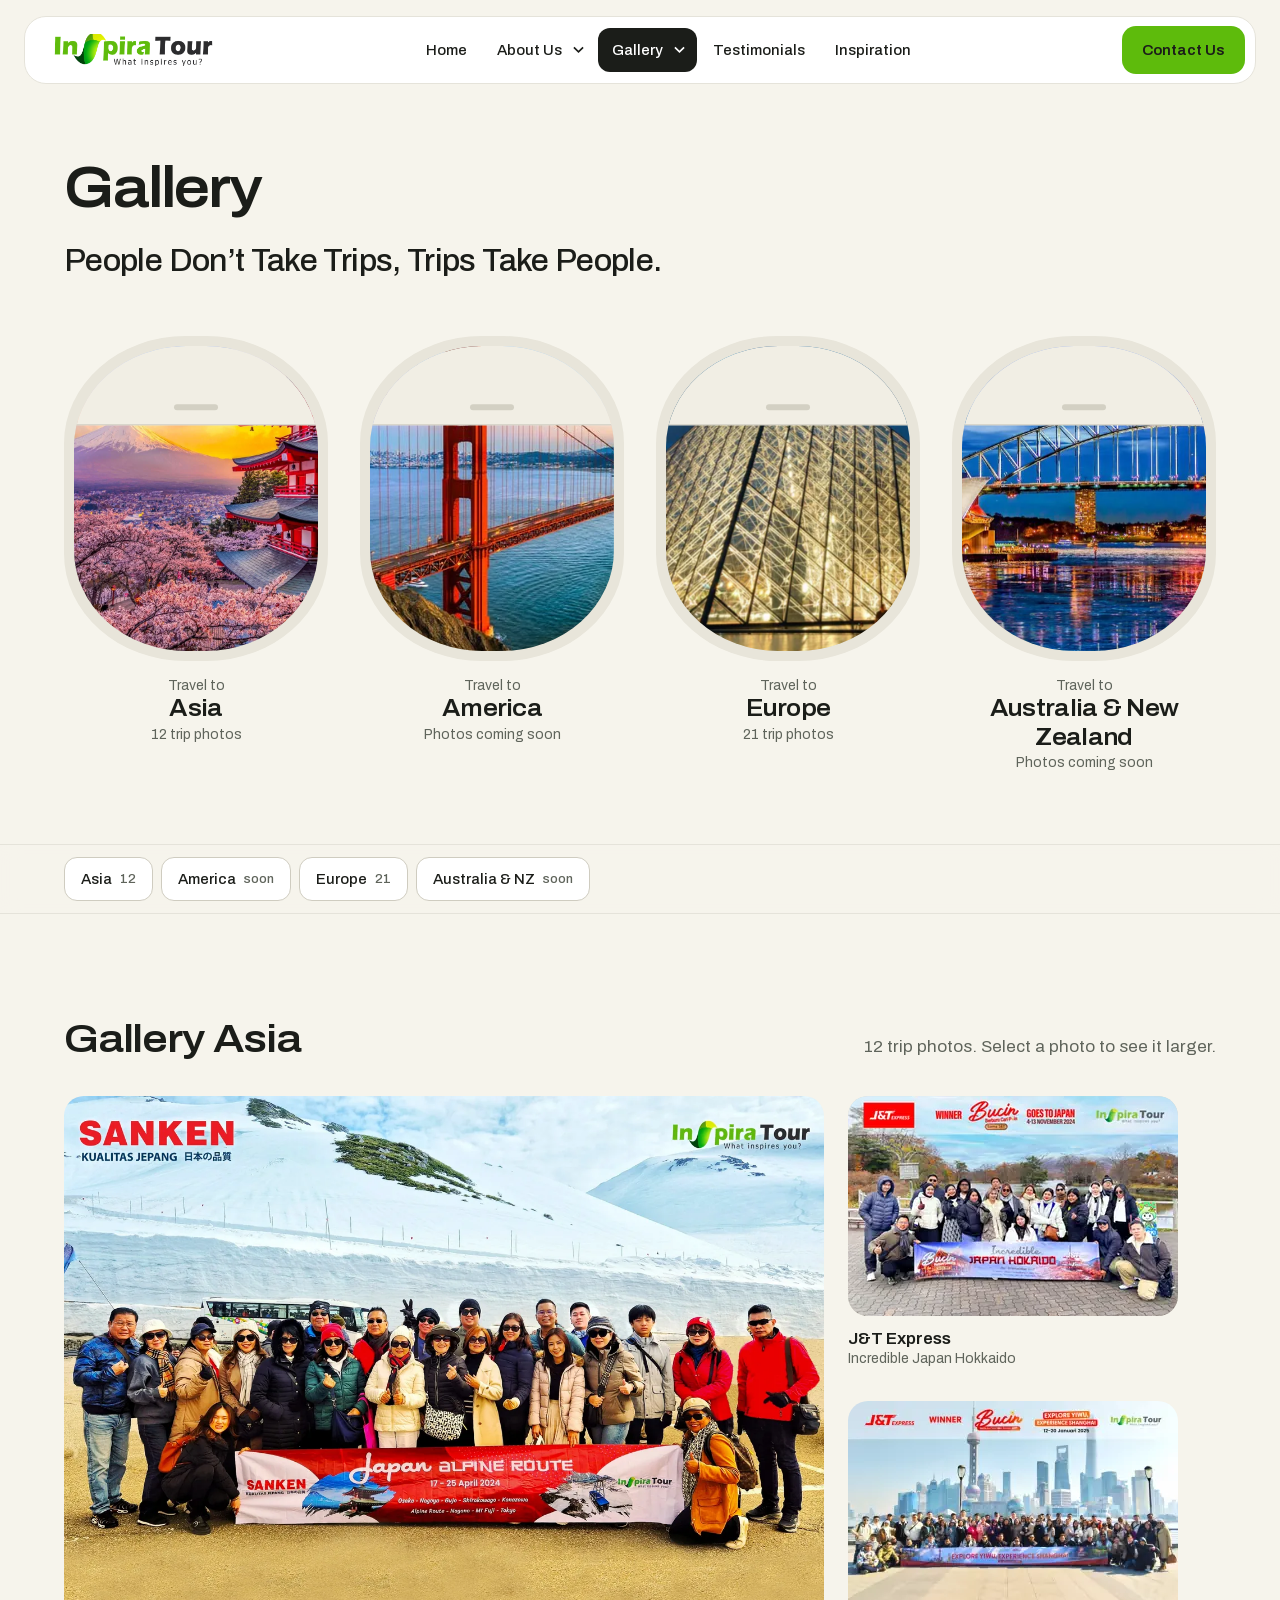
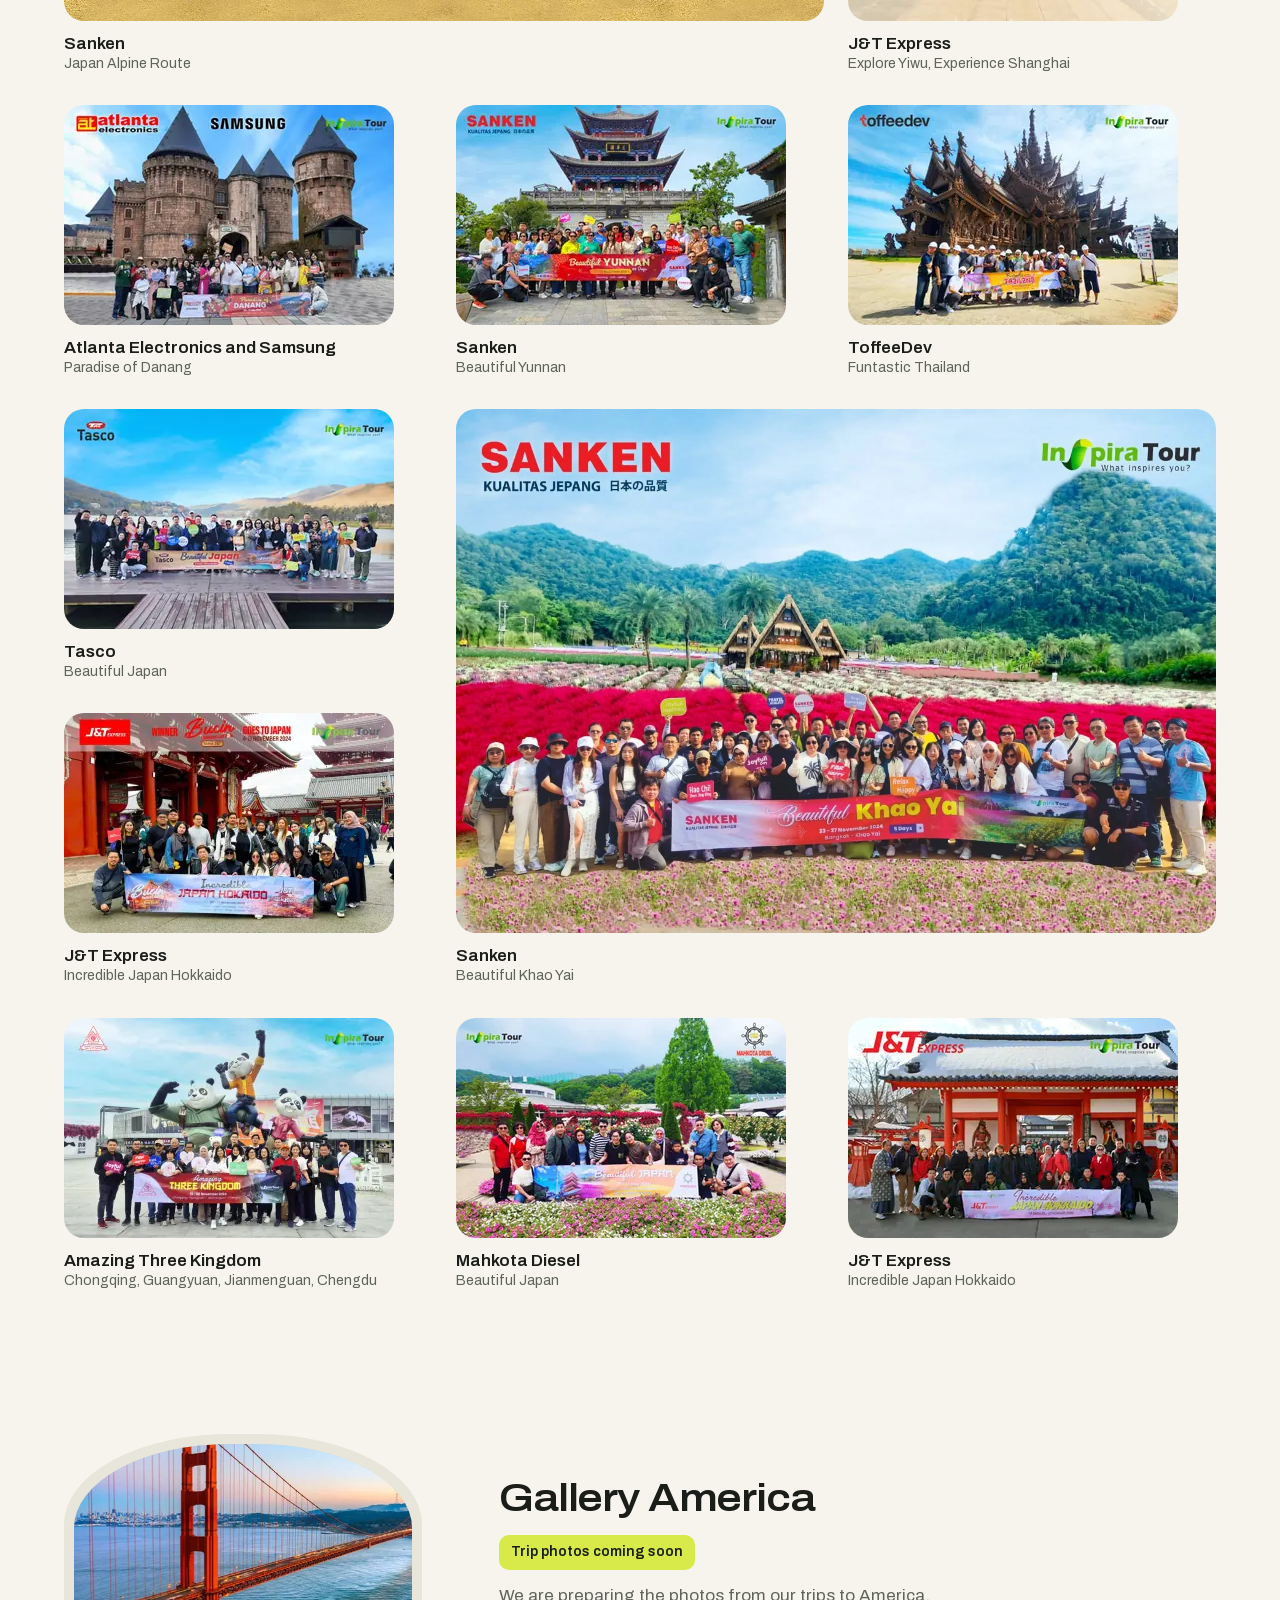
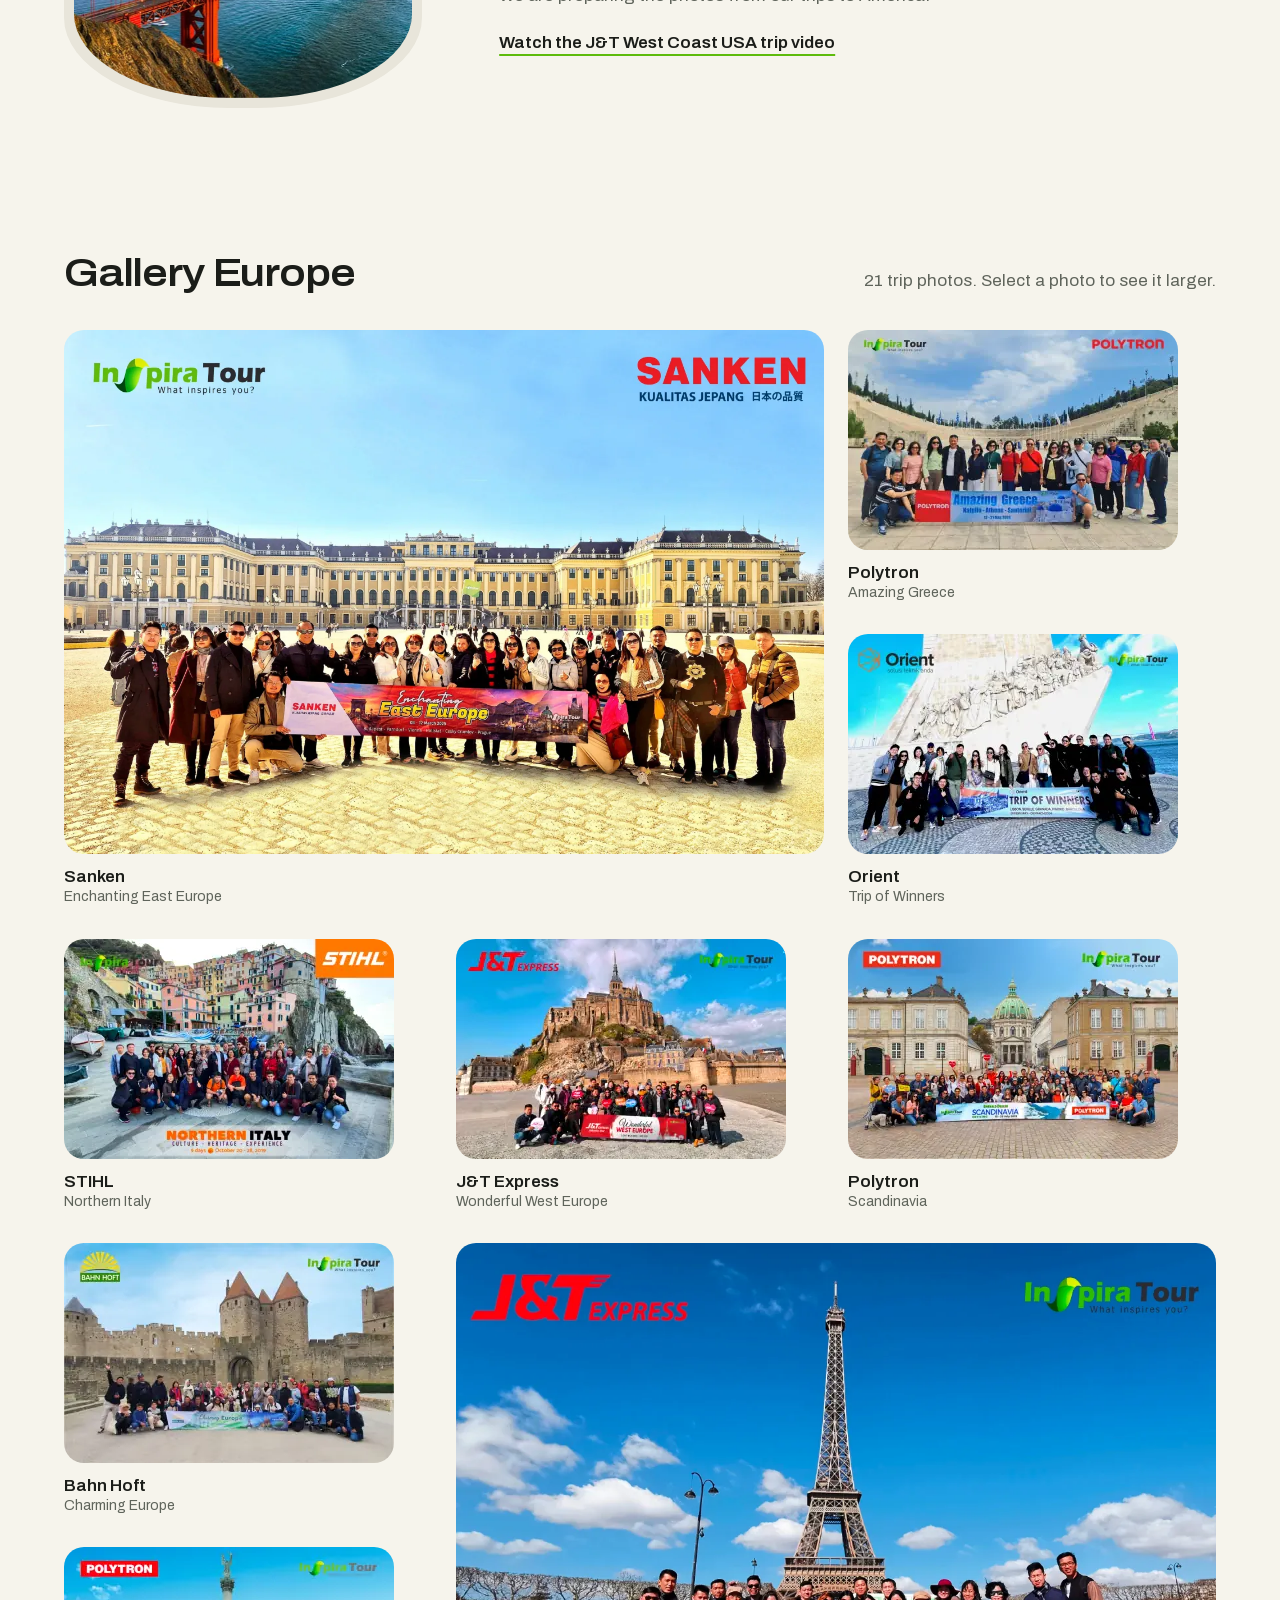
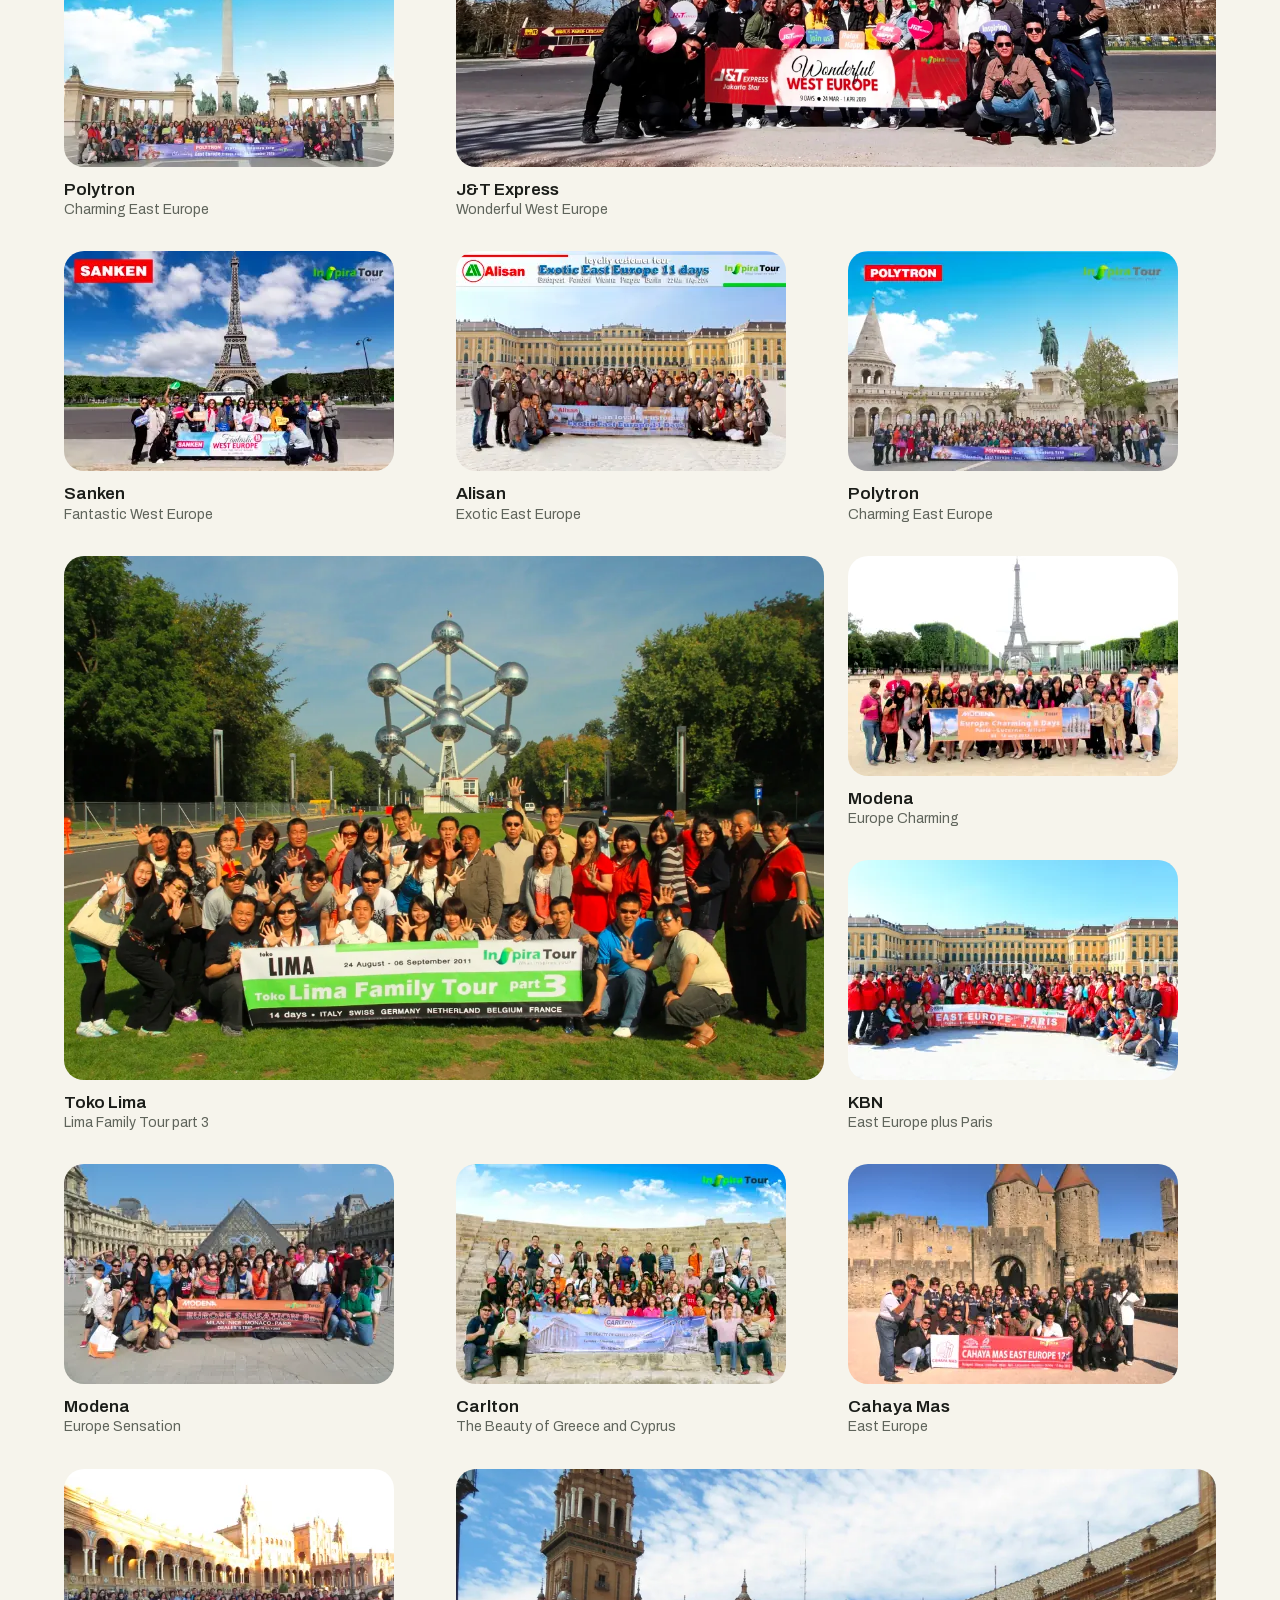
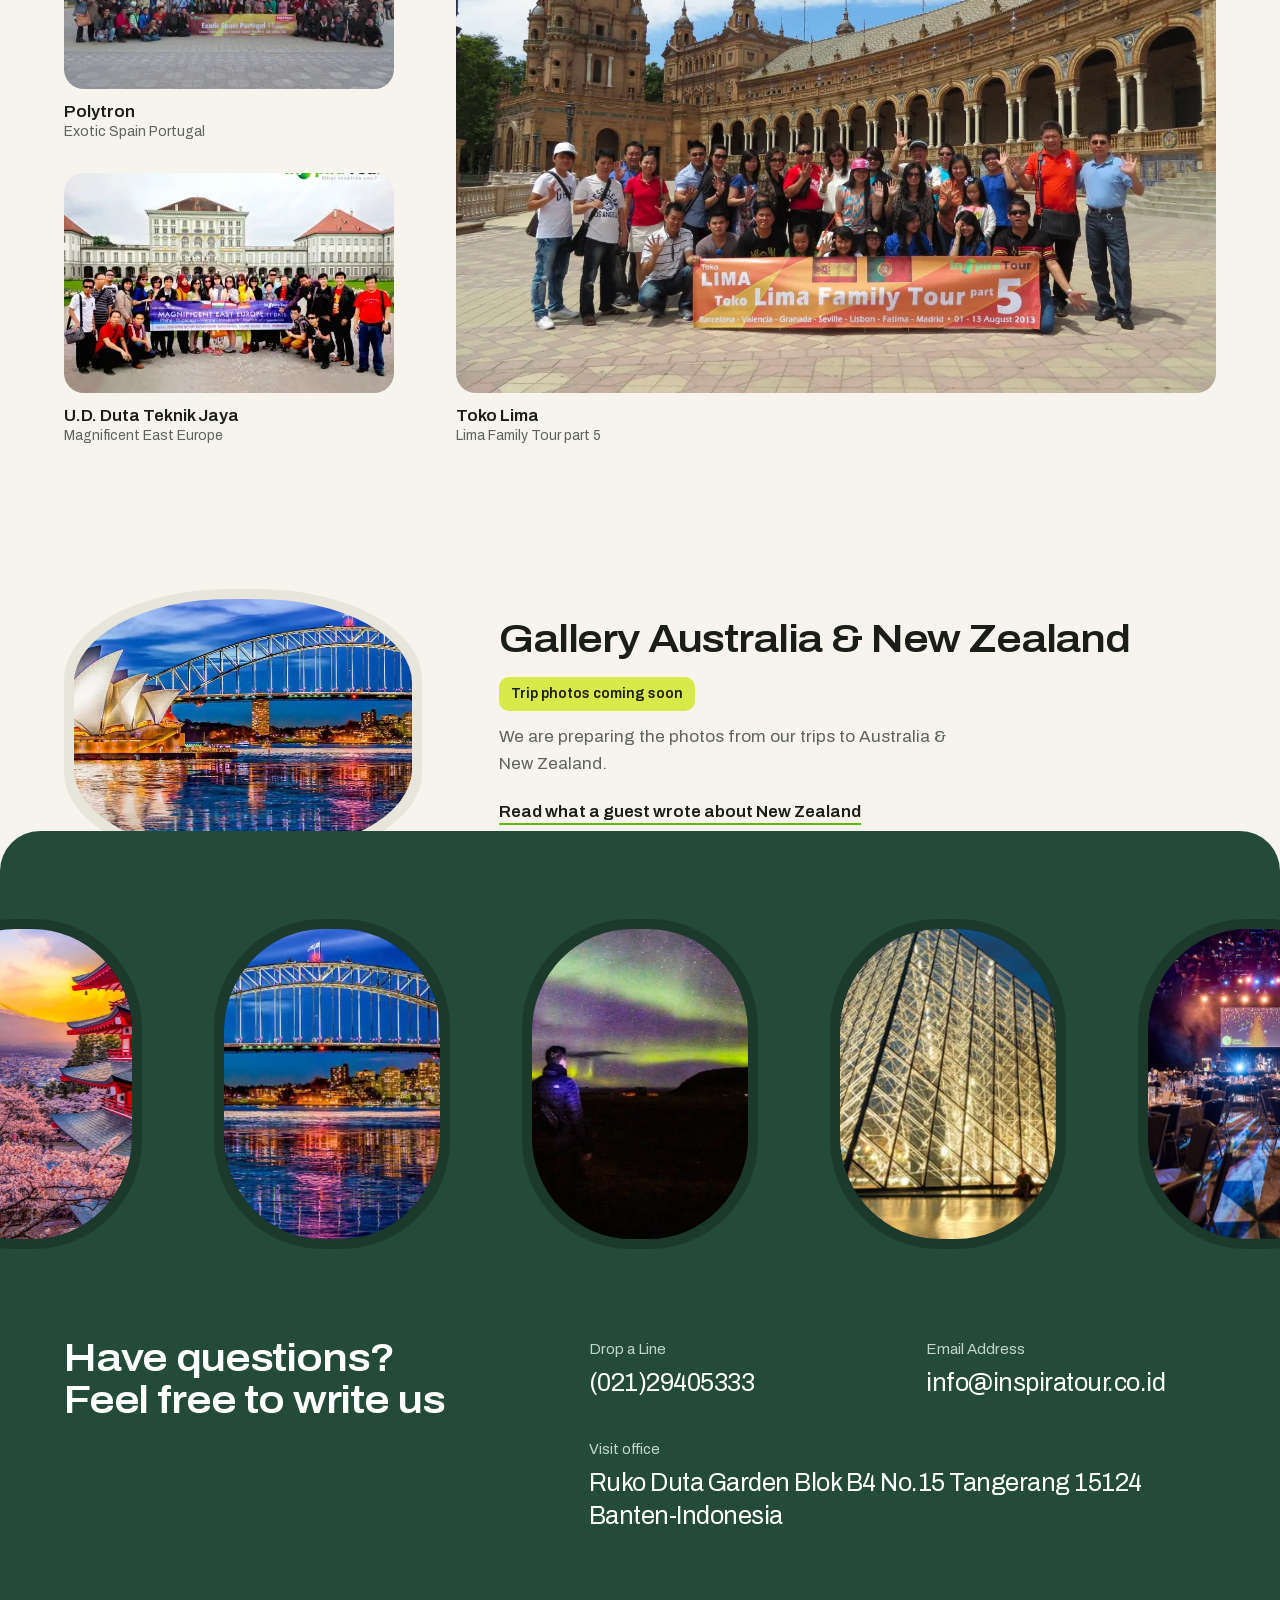
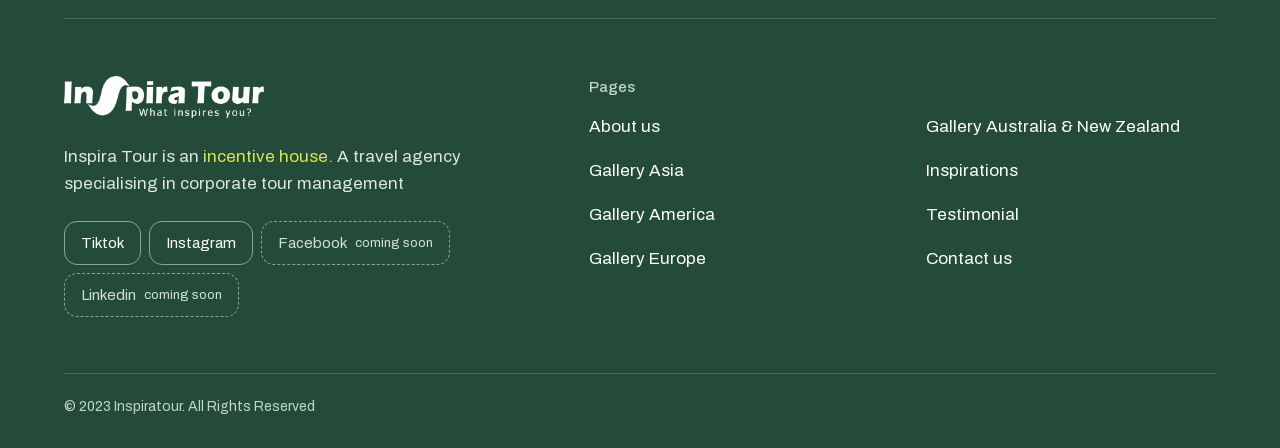
<file: gallery.html>
<!DOCTYPE html>
<html lang="en">
<head>
  <meta charset="utf-8">
  <meta name="viewport" content="width=device-width, initial-scale=1">
  <title>Gallery | Inspira Tour</title>
  <meta name="description" content="Photos from Inspira Tour corporate incentive trips across Asia and Europe.">
  <meta name="theme-color" content="#F6F4EC">
  <link rel="icon" href="data:,">
  <link rel="preload" href="assets/fonts/archivo-latin.woff2" as="font" type="font/woff2" crossorigin>
  <link rel="stylesheet" href="assets/css/site.css">
  <script>document.documentElement.classList.add('js');</script>
  <script src="assets/js/gsap.min.js" defer></script>
  <script src="assets/js/ScrollTrigger.min.js" defer></script>
  <script src="assets/js/lenis.min.js" defer></script>
  <script src="assets/js/site.js" defer></script>
</head>
<body id="top">
  <a class="skip" href="#main">Skip to content</a>

  <header class="bar">
    <a class="bar__logo" href="index.html" aria-label="Inspira Tour, home"><img src="assets/img/logo.webp" width="640" height="121" alt="Inspira Tour. What inspires you?"></a>
    <nav class="nav" aria-label="Main">
      <ul>
        <li><a class="nav__a" href="index.html">Home</a></li>
        <li class="has-sub">
          <a class="nav__a" href="about.html">About Us</a>
          <button class="nav__t" type="button" aria-expanded="false" aria-controls="sub-about" aria-label="About Us submenu"><svg viewBox="0 0 12 8" aria-hidden="true"><path d="M1 1.5 6 6.5 11 1.5"/></svg></button>
          <ul class="sub" id="sub-about"><li><a href="about.html#team">Our Team</a></li></ul>
        </li>
        <li class="has-sub">
          <a class="nav__a" href="gallery.html" aria-current="page">Gallery</a>
          <button class="nav__t" type="button" aria-expanded="false" aria-controls="sub-gallery" aria-label="Gallery submenu"><svg viewBox="0 0 12 8" aria-hidden="true"><path d="M1 1.5 6 6.5 11 1.5"/></svg></button>
          <ul class="sub" id="sub-gallery"><li><a href="gallery.html#asia">Gallery Asia</a></li><li><a href="gallery.html#america">Gallery America</a></li><li><a href="gallery.html#europe">Gallery Europe</a></li><li><a href="gallery.html#australia">Gallery Australia &amp; New Zealand</a></li></ul>
        </li>
        <li><a class="nav__a" href="testimonials.html">Testimonials</a></li>
        <li><a class="nav__a" href="inspiration.html">Inspiration</a></li>
      </ul>
    </nav>
    <div class="bar__end">
      <a class="btn btn--s" href="contact.html">Contact Us</a>
      <button class="menu-btn" type="button" aria-label="Open menu" aria-expanded="false" aria-controls="menu" data-menu-open><svg viewBox="0 0 18 12" aria-hidden="true"><path d="M0 1h18M0 11h18"/></svg></button>
    </div>
  </header>

  <dialog class="menu dark" id="menu" aria-label="Main menu" data-lenis-prevent>
    <div class="menu__top">
      <img src="assets/img/logo-white.webp" width="640" height="136" alt="">
      <button class="round" type="button" aria-label="Close menu" data-menu-close><svg viewBox="0 0 16 16" aria-hidden="true"><path d="m2 2 12 12M14 2 2 14"/></svg></button>
    </div>
    <nav aria-label="Mobile">
      <ul class="menu__list">
        <li><a href="index.html">Home</a></li>
        <li><a href="about.html">About Us</a><ul><li><a href="about.html#team">Our Team</a></li></ul></li>
        <li><a href="gallery.html" aria-current="page">Gallery</a><ul><li><a href="gallery.html#asia">Gallery Asia</a></li><li><a href="gallery.html#america">Gallery America</a></li><li><a href="gallery.html#europe">Gallery Europe</a></li><li><a href="gallery.html#australia">Gallery Australia &amp; New Zealand</a></li></ul></li>
        <li><a href="testimonials.html">Testimonials</a></li>
        <li><a href="inspiration.html">Inspiration</a></li>
      </ul>
      <a class="btn" href="contact.html">Contact Us</a>
    </nav>
  </dialog>

  <main id="main">
    <section class="intro intro--gal wrap" aria-labelledby="page-t">
      <div class="intro__t">
        <h1 class="h1" id="page-t">Gallery</h1>
        <p class="intro__say">People Don’t Take Trips, Trips Take People.</p>
      </div>
      <ul class="dests">
          <li><a class="dest" href="#asia"><span class="ring"><span class="win px" style="--p:8; --pos:50% 60%"><img src="assets/img/asia.webp" width="736" height="1104" alt="Mount Fuji behind a red pagoda" fetchpriority="high"><span class="shade"></span></span></span><span class="dest__t"><small>Travel to</small><strong>Asia</strong><span>12 trip photos</span></span></a></li>
          <li><a class="dest" href="#america"><span class="ring"><span class="win px" style="--p:8; --pos:34% 50%"><img src="assets/img/america.webp" width="660" height="462" alt="Golden Gate Bridge" fetchpriority="high"><span class="shade"></span></span></span><span class="dest__t"><small>Travel to</small><strong>America</strong><span>Photos coming soon</span></span></a></li>
          <li><a class="dest" href="#europe"><span class="ring"><span class="win px" style="--p:8; --pos:47% 50%"><img src="assets/img/europe.webp" width="1120" height="426" alt="Louvre Pyramid at night" loading="lazy"><span class="shade"></span></span></span><span class="dest__t"><small>Travel to</small><strong>Europe</strong><span>21 trip photos</span></span></a></li>
          <li><a class="dest" href="#australia"><span class="ring"><span class="win px" style="--p:8; --pos:62% 50%"><img src="assets/img/australia.webp" width="1068" height="561" alt="Sydney Harbour Bridge at dusk" loading="lazy"><span class="shade"></span></span></span><span class="dest__t"><small>Travel to</small><strong>Australia &amp; New Zealand</strong><span>Photos coming soon</span></span></a></li>
      </ul>
    </section>

    <nav class="jump" aria-label="Gallery regions">
      <ul class="wrap">
        <li><a href="#asia">Asia <span>12</span></a></li>
        <li><a href="#america">America <span>soon</span></a></li>
        <li><a href="#europe">Europe <span>21</span></a></li>
        <li><a href="#australia">Australia &amp; NZ <span>soon</span></a></li>
      </ul>
    </nav>

    <section class="region" id="asia" aria-labelledby="asia-t">
      <div class="wrap">
        <div class="region__h">
          <h2 class="h2" id="asia-t" data-words>Gallery Asia</h2>
          <p>12 trip photos. Select a photo to see it larger.</p>
        </div>
        <ul class="shots" data-shots>
          <li><button class="shot" type="button" data-shot data-full="assets/img/trips/asia-01.webp" data-client="Sanken" data-title="Japan Alpine Route" data-alt="Sanken group on an Inspira Tour trip, Japan Alpine Route"><span class="shot__img"><img src="assets/img/trips/asia-01.webp" width="1400" height="933" alt="" loading="lazy"></span><span class="shot__t"><b>Sanken</b><span>Japan Alpine Route</span></span><span class="sr">, open larger photo</span></button></li>
          <li><button class="shot" type="button" data-shot data-full="assets/img/trips/asia-02.webp" data-client="J&amp;T Express" data-title="Incredible Japan Hokkaido" data-alt="J&amp;T Express group on an Inspira Tour trip, Incredible Japan Hokkaido"><span class="shot__img"><img src="assets/img/trips/asia-02-s.webp" width="660" height="440" alt="" loading="lazy"></span><span class="shot__t"><b>J&amp;T Express</b><span>Incredible Japan Hokkaido</span></span><span class="sr">, open larger photo</span></button></li>
          <li><button class="shot" type="button" data-shot data-full="assets/img/trips/asia-03.webp" data-client="J&amp;T Express" data-title="Explore Yiwu, Experience Shanghai" data-alt="J&amp;T Express group on an Inspira Tour trip, Explore Yiwu, Experience Shanghai"><span class="shot__img"><img src="assets/img/trips/asia-03-s.webp" width="660" height="440" alt="" loading="lazy"></span><span class="shot__t"><b>J&amp;T Express</b><span>Explore Yiwu, Experience Shanghai</span></span><span class="sr">, open larger photo</span></button></li>
          <li><button class="shot" type="button" data-shot data-full="assets/img/trips/asia-04.webp" data-client="Atlanta Electronics and Samsung" data-title="Paradise of Danang" data-alt="Atlanta Electronics and Samsung group on an Inspira Tour trip, Paradise of Danang"><span class="shot__img"><img src="assets/img/trips/asia-04-s.webp" width="660" height="440" alt="" loading="lazy"></span><span class="shot__t"><b>Atlanta Electronics and Samsung</b><span>Paradise of Danang</span></span><span class="sr">, open larger photo</span></button></li>
          <li><button class="shot" type="button" data-shot data-full="assets/img/trips/asia-05.webp" data-client="Sanken" data-title="Beautiful Yunnan" data-alt="Sanken group on an Inspira Tour trip, Beautiful Yunnan"><span class="shot__img"><img src="assets/img/trips/asia-05-s.webp" width="660" height="440" alt="" loading="lazy"></span><span class="shot__t"><b>Sanken</b><span>Beautiful Yunnan</span></span><span class="sr">, open larger photo</span></button></li>
          <li><button class="shot" type="button" data-shot data-full="assets/img/trips/asia-06.webp" data-client="ToffeeDev" data-title="Funtastic Thailand" data-alt="ToffeeDev group on an Inspira Tour trip, Funtastic Thailand"><span class="shot__img"><img src="assets/img/trips/asia-06-s.webp" width="660" height="440" alt="" loading="lazy"></span><span class="shot__t"><b>ToffeeDev</b><span>Funtastic Thailand</span></span><span class="sr">, open larger photo</span></button></li>
          <li><button class="shot" type="button" data-shot data-full="assets/img/trips/asia-07.webp" data-client="Tasco" data-title="Beautiful Japan" data-alt="Tasco group on an Inspira Tour trip, Beautiful Japan"><span class="shot__img"><img src="assets/img/trips/asia-07-s.webp" width="660" height="440" alt="" loading="lazy"></span><span class="shot__t"><b>Tasco</b><span>Beautiful Japan</span></span><span class="sr">, open larger photo</span></button></li>
          <li><button class="shot" type="button" data-shot data-full="assets/img/trips/asia-08.webp" data-client="Sanken" data-title="Beautiful Khao Yai" data-alt="Sanken group on an Inspira Tour trip, Beautiful Khao Yai"><span class="shot__img"><img src="assets/img/trips/asia-08.webp" width="1400" height="933" alt="" loading="lazy"></span><span class="shot__t"><b>Sanken</b><span>Beautiful Khao Yai</span></span><span class="sr">, open larger photo</span></button></li>
          <li><button class="shot" type="button" data-shot data-full="assets/img/trips/asia-09.webp" data-client="J&amp;T Express" data-title="Incredible Japan Hokkaido" data-alt="J&amp;T Express group on an Inspira Tour trip, Incredible Japan Hokkaido"><span class="shot__img"><img src="assets/img/trips/asia-09-s.webp" width="660" height="440" alt="" loading="lazy"></span><span class="shot__t"><b>J&amp;T Express</b><span>Incredible Japan Hokkaido</span></span><span class="sr">, open larger photo</span></button></li>
          <li><button class="shot" type="button" data-shot data-full="assets/img/trips/asia-10.webp" data-client="Amazing Three Kingdom" data-title="Chongqing, Guangyuan, Jianmenguan, Chengdu" data-alt="Amazing Three Kingdom group on an Inspira Tour trip, Chongqing, Guangyuan, Jianmenguan, Chengdu"><span class="shot__img"><img src="assets/img/trips/asia-10-s.webp" width="660" height="440" alt="" loading="lazy"></span><span class="shot__t"><b>Amazing Three Kingdom</b><span>Chongqing, Guangyuan, Jianmenguan, Chengdu</span></span><span class="sr">, open larger photo</span></button></li>
          <li><button class="shot" type="button" data-shot data-full="assets/img/trips/asia-11.webp" data-client="Mahkota Diesel" data-title="Beautiful Japan" data-alt="Mahkota Diesel group on an Inspira Tour trip, Beautiful Japan"><span class="shot__img"><img src="assets/img/trips/asia-11-s.webp" width="660" height="440" alt="" loading="lazy"></span><span class="shot__t"><b>Mahkota Diesel</b><span>Beautiful Japan</span></span><span class="sr">, open larger photo</span></button></li>
          <li><button class="shot" type="button" data-shot data-full="assets/img/trips/asia-12.webp" data-client="J&amp;T Express" data-title="Incredible Japan Hokkaido" data-alt="J&amp;T Express group on an Inspira Tour trip, Incredible Japan Hokkaido"><span class="shot__img"><img src="assets/img/trips/asia-12-s.webp" width="660" height="440" alt="" loading="lazy"></span><span class="shot__t"><b>J&amp;T Express</b><span>Incredible Japan Hokkaido</span></span><span class="sr">, open larger photo</span></button></li>
        </ul>
      </div>
    </section>

    <section class="region region--soon" id="america" aria-labelledby="america-t">
      <div class="wrap soon">
        <div class="soon__pic"><div class="ring"><div class="win px" style="--p:8; --pos:34% 50%"><img src="assets/img/america.webp" width="660" height="462" alt="Golden Gate Bridge" loading="lazy"></div></div></div>
        <div class="soon__t">
          <h2 class="h2" id="america-t" data-words>Gallery America</h2>
          <!-- TODO: add trip photos for this region when the client sends them. -->
          <p class="soon__label">Trip photos coming soon</p>
          <p>We are preparing the photos from our trips to America.</p>
          <a class="more" href="inspiration.html#videos">Watch the J&amp;T West Coast USA trip video</a>
        </div>
      </div>
    </section>

    <section class="region" id="europe" aria-labelledby="europe-t">
      <div class="wrap">
        <div class="region__h">
          <h2 class="h2" id="europe-t" data-words>Gallery Europe</h2>
          <p>21 trip photos. Select a photo to see it larger.</p>
        </div>
        <ul class="shots" data-shots>
          <li><button class="shot" type="button" data-shot data-full="assets/img/trips/europe-01.webp" data-client="Sanken" data-title="Enchanting East Europe" data-alt="Sanken group on an Inspira Tour trip, Enchanting East Europe"><span class="shot__img"><img src="assets/img/trips/europe-01.webp" width="1400" height="933" alt="" loading="lazy"></span><span class="shot__t"><b>Sanken</b><span>Enchanting East Europe</span></span><span class="sr">, open larger photo</span></button></li>
          <li><button class="shot" type="button" data-shot data-full="assets/img/trips/europe-02.webp" data-client="Polytron" data-title="Amazing Greece" data-alt="Polytron group on an Inspira Tour trip, Amazing Greece"><span class="shot__img"><img src="assets/img/trips/europe-02-s.webp" width="660" height="440" alt="" loading="lazy"></span><span class="shot__t"><b>Polytron</b><span>Amazing Greece</span></span><span class="sr">, open larger photo</span></button></li>
          <li><button class="shot" type="button" data-shot data-full="assets/img/trips/europe-03.webp" data-client="Orient" data-title="Trip of Winners" data-alt="Orient group on an Inspira Tour trip, Trip of Winners"><span class="shot__img"><img src="assets/img/trips/europe-03-s.webp" width="660" height="440" alt="" loading="lazy"></span><span class="shot__t"><b>Orient</b><span>Trip of Winners</span></span><span class="sr">, open larger photo</span></button></li>
          <li><button class="shot" type="button" data-shot data-full="assets/img/trips/europe-04.webp" data-client="STIHL" data-title="Northern Italy" data-alt="STIHL group on an Inspira Tour trip, Northern Italy"><span class="shot__img"><img src="assets/img/trips/europe-04-s.webp" width="660" height="440" alt="" loading="lazy"></span><span class="shot__t"><b>STIHL</b><span>Northern Italy</span></span><span class="sr">, open larger photo</span></button></li>
          <li><button class="shot" type="button" data-shot data-full="assets/img/trips/europe-05.webp" data-client="J&amp;T Express" data-title="Wonderful West Europe" data-alt="J&amp;T Express group on an Inspira Tour trip, Wonderful West Europe"><span class="shot__img"><img src="assets/img/trips/europe-05-s.webp" width="660" height="440" alt="" loading="lazy"></span><span class="shot__t"><b>J&amp;T Express</b><span>Wonderful West Europe</span></span><span class="sr">, open larger photo</span></button></li>
          <li><button class="shot" type="button" data-shot data-full="assets/img/trips/europe-06.webp" data-client="Polytron" data-title="Scandinavia" data-alt="Polytron group on an Inspira Tour trip, Scandinavia"><span class="shot__img"><img src="assets/img/trips/europe-06-s.webp" width="660" height="440" alt="" loading="lazy"></span><span class="shot__t"><b>Polytron</b><span>Scandinavia</span></span><span class="sr">, open larger photo</span></button></li>
          <li><button class="shot" type="button" data-shot data-full="assets/img/trips/europe-07.webp" data-client="Bahn Hoft" data-title="Charming Europe" data-alt="Bahn Hoft group on an Inspira Tour trip, Charming Europe"><span class="shot__img"><img src="assets/img/trips/europe-07-s.webp" width="660" height="440" alt="" loading="lazy"></span><span class="shot__t"><b>Bahn Hoft</b><span>Charming Europe</span></span><span class="sr">, open larger photo</span></button></li>
          <li><button class="shot" type="button" data-shot data-full="assets/img/trips/europe-08.webp" data-client="J&amp;T Express" data-title="Wonderful West Europe" data-alt="J&amp;T Express group on an Inspira Tour trip, Wonderful West Europe"><span class="shot__img"><img src="assets/img/trips/europe-08.webp" width="1400" height="933" alt="" loading="lazy"></span><span class="shot__t"><b>J&amp;T Express</b><span>Wonderful West Europe</span></span><span class="sr">, open larger photo</span></button></li>
          <li><button class="shot" type="button" data-shot data-full="assets/img/trips/europe-09.webp" data-client="Polytron" data-title="Charming East Europe" data-alt="Polytron group on an Inspira Tour trip, Charming East Europe"><span class="shot__img"><img src="assets/img/trips/europe-09-s.webp" width="660" height="440" alt="" loading="lazy"></span><span class="shot__t"><b>Polytron</b><span>Charming East Europe</span></span><span class="sr">, open larger photo</span></button></li>
          <li><button class="shot" type="button" data-shot data-full="assets/img/trips/europe-10.webp" data-client="Sanken" data-title="Fantastic West Europe" data-alt="Sanken group on an Inspira Tour trip, Fantastic West Europe"><span class="shot__img"><img src="assets/img/trips/europe-10-s.webp" width="660" height="440" alt="" loading="lazy"></span><span class="shot__t"><b>Sanken</b><span>Fantastic West Europe</span></span><span class="sr">, open larger photo</span></button></li>
          <li><button class="shot" type="button" data-shot data-full="assets/img/trips/europe-11.webp" data-client="Alisan" data-title="Exotic East Europe" data-alt="Alisan group on an Inspira Tour trip, Exotic East Europe"><span class="shot__img"><img src="assets/img/trips/europe-11-s.webp" width="660" height="440" alt="" loading="lazy"></span><span class="shot__t"><b>Alisan</b><span>Exotic East Europe</span></span><span class="sr">, open larger photo</span></button></li>
          <li><button class="shot" type="button" data-shot data-full="assets/img/trips/europe-12.webp" data-client="Polytron" data-title="Charming East Europe" data-alt="Polytron group on an Inspira Tour trip, Charming East Europe"><span class="shot__img"><img src="assets/img/trips/europe-12-s.webp" width="660" height="440" alt="" loading="lazy"></span><span class="shot__t"><b>Polytron</b><span>Charming East Europe</span></span><span class="sr">, open larger photo</span></button></li>
          <li><button class="shot" type="button" data-shot data-full="assets/img/trips/europe-13.webp" data-client="Toko Lima" data-title="Lima Family Tour part 3" data-alt="Toko Lima group on an Inspira Tour trip, Lima Family Tour part 3"><span class="shot__img"><img src="assets/img/trips/europe-13.webp" width="1400" height="933" alt="" loading="lazy"></span><span class="shot__t"><b>Toko Lima</b><span>Lima Family Tour part 3</span></span><span class="sr">, open larger photo</span></button></li>
          <li><button class="shot" type="button" data-shot data-full="assets/img/trips/europe-14.webp" data-client="Modena" data-title="Europe Charming" data-alt="Modena group on an Inspira Tour trip, Europe Charming"><span class="shot__img"><img src="assets/img/trips/europe-14-s.webp" width="660" height="440" alt="" loading="lazy"></span><span class="shot__t"><b>Modena</b><span>Europe Charming</span></span><span class="sr">, open larger photo</span></button></li>
          <li><button class="shot" type="button" data-shot data-full="assets/img/trips/europe-15.webp" data-client="KBN" data-title="East Europe plus Paris" data-alt="KBN group on an Inspira Tour trip, East Europe plus Paris"><span class="shot__img"><img src="assets/img/trips/europe-15-s.webp" width="660" height="440" alt="" loading="lazy"></span><span class="shot__t"><b>KBN</b><span>East Europe plus Paris</span></span><span class="sr">, open larger photo</span></button></li>
          <li><button class="shot" type="button" data-shot data-full="assets/img/trips/europe-16.webp" data-client="Modena" data-title="Europe Sensation" data-alt="Modena group on an Inspira Tour trip, Europe Sensation"><span class="shot__img"><img src="assets/img/trips/europe-16-s.webp" width="660" height="440" alt="" loading="lazy"></span><span class="shot__t"><b>Modena</b><span>Europe Sensation</span></span><span class="sr">, open larger photo</span></button></li>
          <li><button class="shot" type="button" data-shot data-full="assets/img/trips/europe-17.webp" data-client="Carlton" data-title="The Beauty of Greece and Cyprus" data-alt="Carlton group on an Inspira Tour trip, The Beauty of Greece and Cyprus"><span class="shot__img"><img src="assets/img/trips/europe-17-s.webp" width="660" height="440" alt="" loading="lazy"></span><span class="shot__t"><b>Carlton</b><span>The Beauty of Greece and Cyprus</span></span><span class="sr">, open larger photo</span></button></li>
          <li><button class="shot" type="button" data-shot data-full="assets/img/trips/europe-18.webp" data-client="Cahaya Mas" data-title="East Europe" data-alt="Cahaya Mas group on an Inspira Tour trip, East Europe"><span class="shot__img"><img src="assets/img/trips/europe-18-s.webp" width="660" height="440" alt="" loading="lazy"></span><span class="shot__t"><b>Cahaya Mas</b><span>East Europe</span></span><span class="sr">, open larger photo</span></button></li>
          <li><button class="shot" type="button" data-shot data-full="assets/img/trips/europe-19.webp" data-client="Polytron" data-title="Exotic Spain Portugal" data-alt="Polytron group on an Inspira Tour trip, Exotic Spain Portugal"><span class="shot__img"><img src="assets/img/trips/europe-19-s.webp" width="660" height="440" alt="" loading="lazy"></span><span class="shot__t"><b>Polytron</b><span>Exotic Spain Portugal</span></span><span class="sr">, open larger photo</span></button></li>
          <li><button class="shot" type="button" data-shot data-full="assets/img/trips/europe-20.webp" data-client="Toko Lima" data-title="Lima Family Tour part 5" data-alt="Toko Lima group on an Inspira Tour trip, Lima Family Tour part 5"><span class="shot__img"><img src="assets/img/trips/europe-20.webp" width="1400" height="933" alt="" loading="lazy"></span><span class="shot__t"><b>Toko Lima</b><span>Lima Family Tour part 5</span></span><span class="sr">, open larger photo</span></button></li>
          <li><button class="shot" type="button" data-shot data-full="assets/img/trips/europe-21.webp" data-client="U.D. Duta Teknik Jaya" data-title="Magnificent East Europe" data-alt="U.D. Duta Teknik Jaya group on an Inspira Tour trip, Magnificent East Europe"><span class="shot__img"><img src="assets/img/trips/europe-21-s.webp" width="660" height="440" alt="" loading="lazy"></span><span class="shot__t"><b>U.D. Duta Teknik Jaya</b><span>Magnificent East Europe</span></span><span class="sr">, open larger photo</span></button></li>
        </ul>
      </div>
    </section>

    <section class="region region--soon" id="australia" aria-labelledby="australia-t">
      <div class="wrap soon">
        <div class="soon__pic"><div class="ring"><div class="win px" style="--p:8; --pos:62% 50%"><img src="assets/img/australia.webp" width="1068" height="561" alt="Sydney Harbour Bridge at dusk" loading="lazy"></div></div></div>
        <div class="soon__t">
          <h2 class="h2" id="australia-t" data-words>Gallery Australia &amp; New Zealand</h2>
          <!-- TODO: add trip photos for this region when the client sends them. -->
          <p class="soon__label">Trip photos coming soon</p>
          <p>We are preparing the photos from our trips to Australia &amp; New Zealand.</p>
          <a class="more" href="testimonials.html">Read what a guest wrote about New Zealand</a>
        </div>
      </div>
    </section>
  </main>

  <footer class="night dark" id="contact">
    <div class="night__row" aria-hidden="true" data-night>
      <div class="ring"><div class="win px" style="--p:8; --pos:20% 40%"><img src="assets/img/asia.webp" width="736" height="1104" alt="" loading="lazy"><span class="shade"></span></div></div>
      <div class="ring"><div class="win px" style="--p:8; --pos:88% 50%"><img src="assets/img/australia.webp" width="1068" height="561" alt="" loading="lazy"><span class="shade"></span></div></div>
      <div class="ring"><div class="win px" style="--p:8; --pos:50% 0%"><img src="assets/img/activities/aurora.webp" width="473" height="709" alt="" loading="lazy"><span class="shade"></span></div></div>
      <div class="ring"><div class="win px" style="--p:8; --pos:50% 50%"><img src="assets/img/europe.webp" width="1120" height="426" alt="" loading="lazy"><span class="shade"></span></div></div>
      <div class="ring"><div class="win px" style="--p:8; --pos:50% 50%"><img src="assets/img/activities/gala-dinner.webp" width="1200" height="801" alt="" loading="lazy"><span class="shade"></span></div></div>
    </div>
    <div class="wrap">
      <div class="contact">
        <h2 class="h2" data-words>Have questions? Feel free to write us</h2>
        <dl>
          <div><dt>Drop a Line</dt><dd><a href="tel:+622129405333">(021)29405333</a></dd></div>
          <div><dt>Email Address</dt><dd><a href="mailto:info@inspiratour.co.id">info@inspiratour.co.id</a></dd></div>
          <div><dt>Visit office</dt><dd><a href="https://maps.app.goo.gl/cVauzKDgBsiJzicm8">Ruko Duta Garden Blok B4 No.15 Tangerang 15124 <span style="white-space:nowrap">Banten-Indonesia</span></a></dd></div>
        </dl>
      </div>
      <div class="foot">
        <div class="foot__a">
          <a class="foot__logo" href="index.html" aria-label="Inspira Tour, home"><img src="assets/img/logo-white.webp" width="640" height="136" alt="Inspira Tour. What inspires you?" loading="lazy"></a>
          <p>Inspira Tour is an <em>incentive house.</em> A travel agency specialising in corporate tour management</p>
          <ul class="social">
            <li><a href="https://www.tiktok.com/@inspiratour">Tiktok</a></li>
            <li><a href="https://www.instagram.com/inspira_tour/">Instagram</a></li>
            <!-- TODO: add the real Facebook and LinkedIn profile URLs. -->
            <li><span>Facebook <small>coming soon</small></span></li>
            <li><span>Linkedin <small>coming soon</small></span></li>
          </ul>
        </div>
        <nav aria-label="Pages">
          <h2>Pages</h2>
          <ul>
            <li><a href="about.html">About us</a></li>
            <li><a href="gallery.html#asia">Gallery Asia</a></li>
            <li><a href="gallery.html#america">Gallery America</a></li>
            <li><a href="gallery.html#europe">Gallery Europe</a></li>
            <li><a href="gallery.html#australia">Gallery Australia &amp; New Zealand</a></li>
            <li><a href="inspiration.html">Inspirations</a></li>
            <li><a href="testimonials.html">Testimonial</a></li>
            <li><a href="contact.html">Contact us</a></li>
          </ul>
        </nav>
      </div>
      <p class="legal">© 2023 Inspiratour. All Rights Reserved</p>
    </div>
  </footer>
  <dialog class="box dark" id="lightbox" aria-label="Trip photo" data-lenis-prevent>
    <img class="box__img" width="1400" height="933" alt="" data-box-img>
    <div class="box__bar">
      <p aria-live="polite"><b data-box-t></b><span data-box-s></span></p>
      <div class="box__ctrl">
        <span class="box__n" data-box-n></span>
        <button class="round" type="button" aria-label="Previous photo" data-box-prev><svg viewBox="0 0 16 16" aria-hidden="true"><path d="M10 2 4 8l6 6"/></svg></button>
        <button class="round" type="button" aria-label="Next photo" data-box-next><svg viewBox="0 0 16 16" aria-hidden="true"><path d="m6 2 6 6-6 6"/></svg></button>
        <button class="round" type="button" aria-label="Close photo" data-box-close><svg viewBox="0 0 16 16" aria-hidden="true"><path d="m2 2 12 12M14 2 2 14"/></svg></button>
      </div>
    </div>
  </dialog>
</body>
</html>
</file>
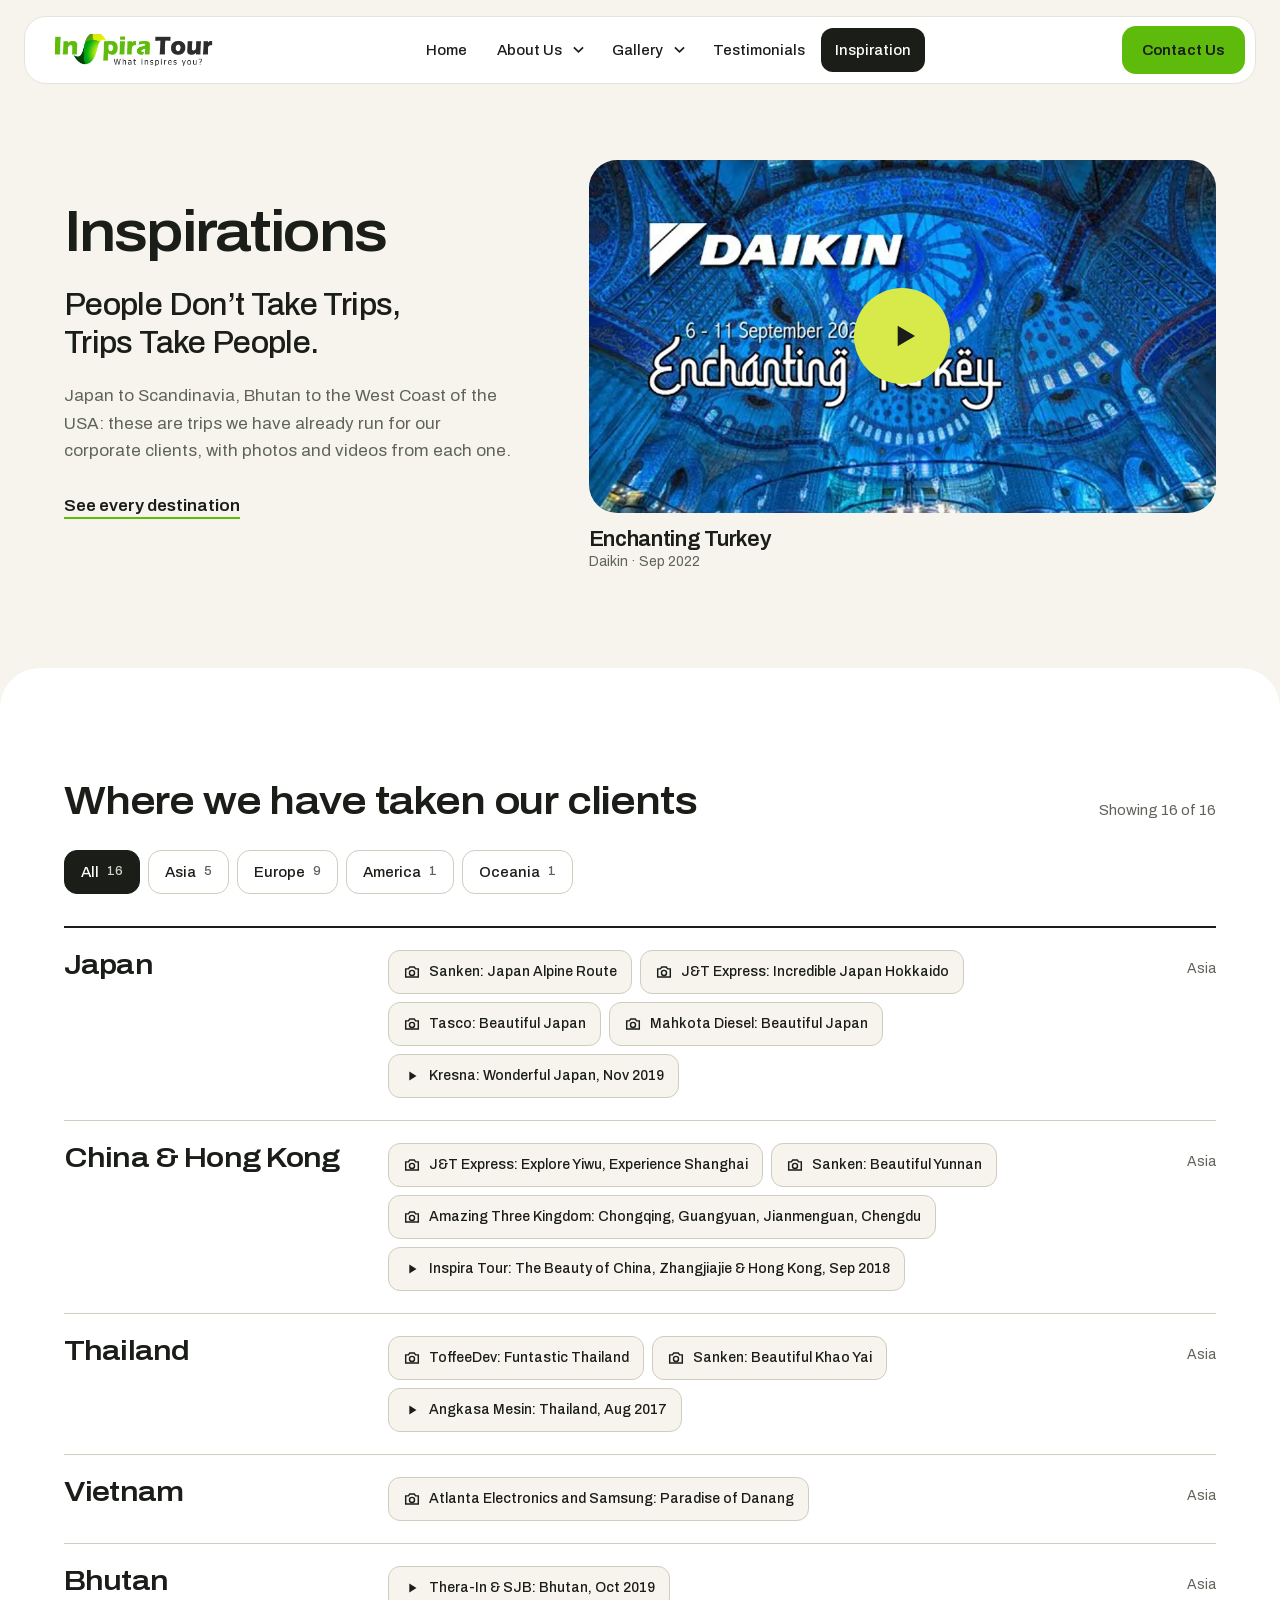
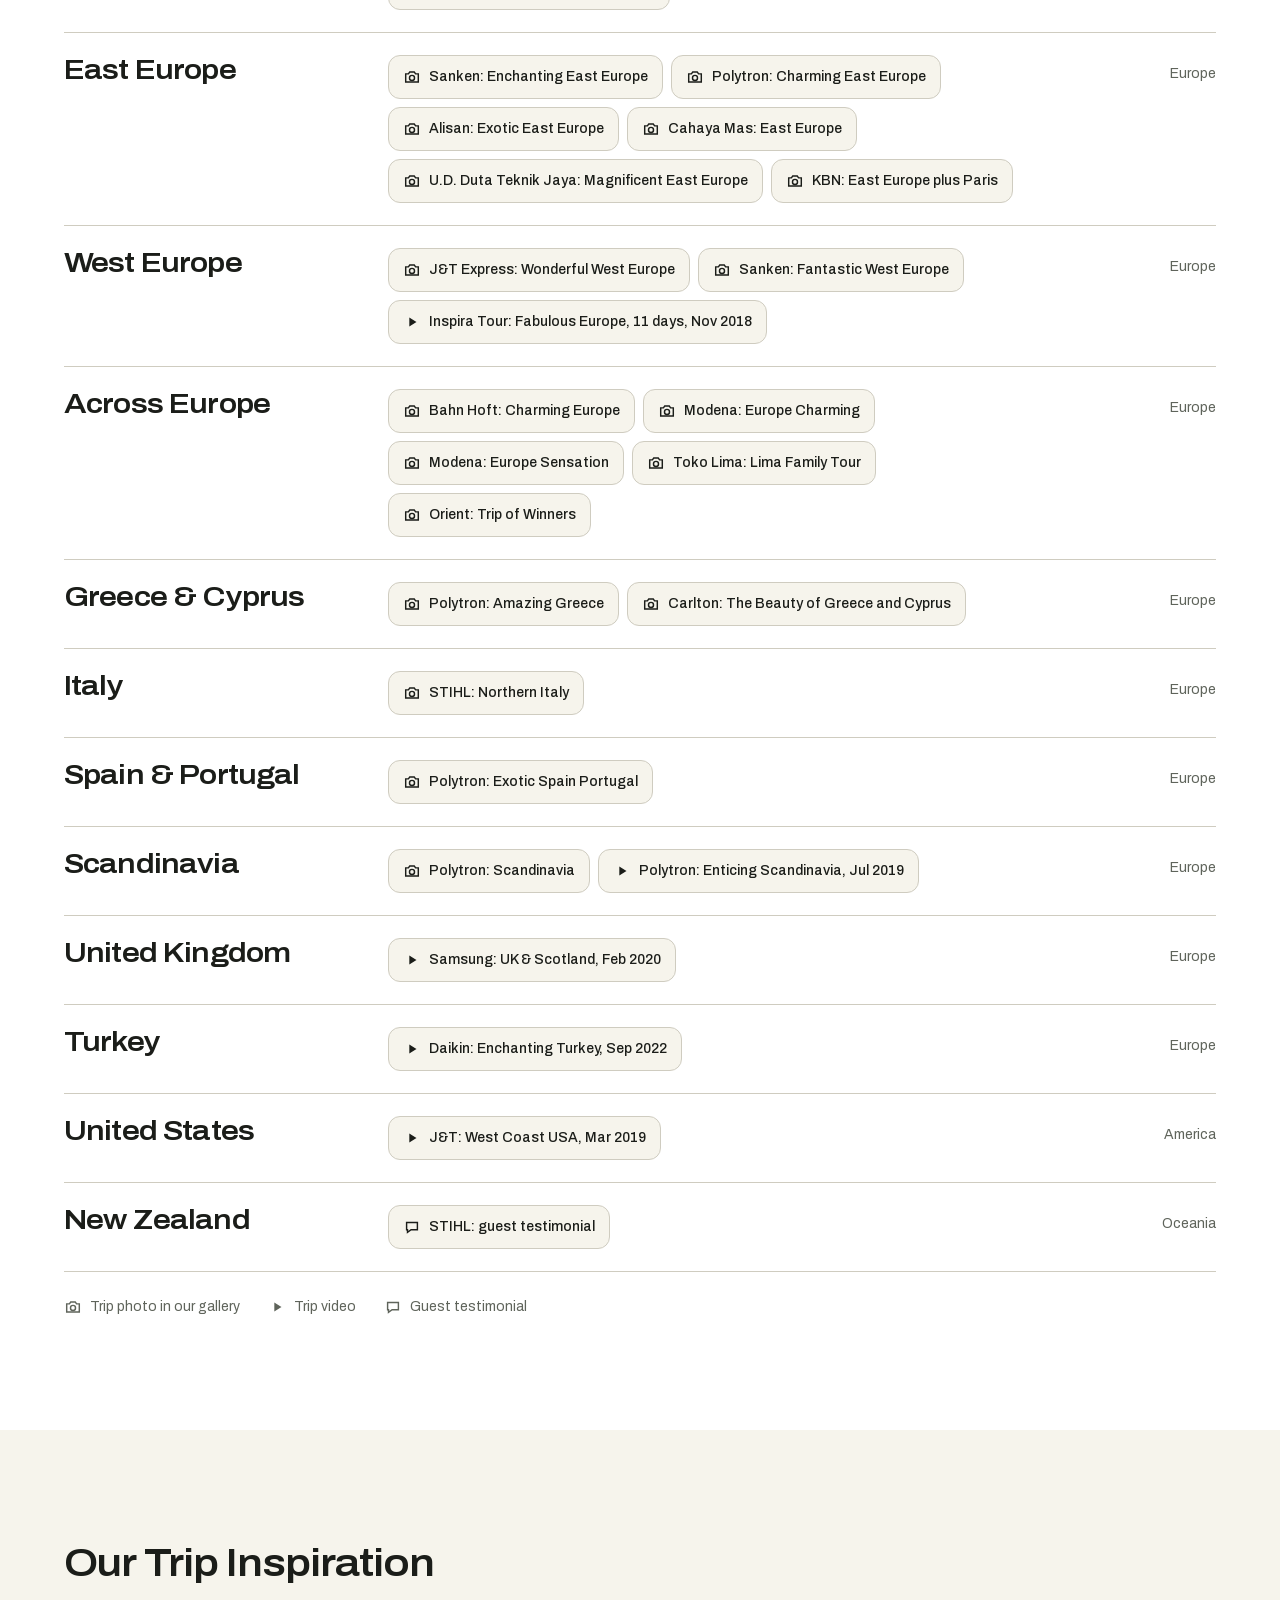
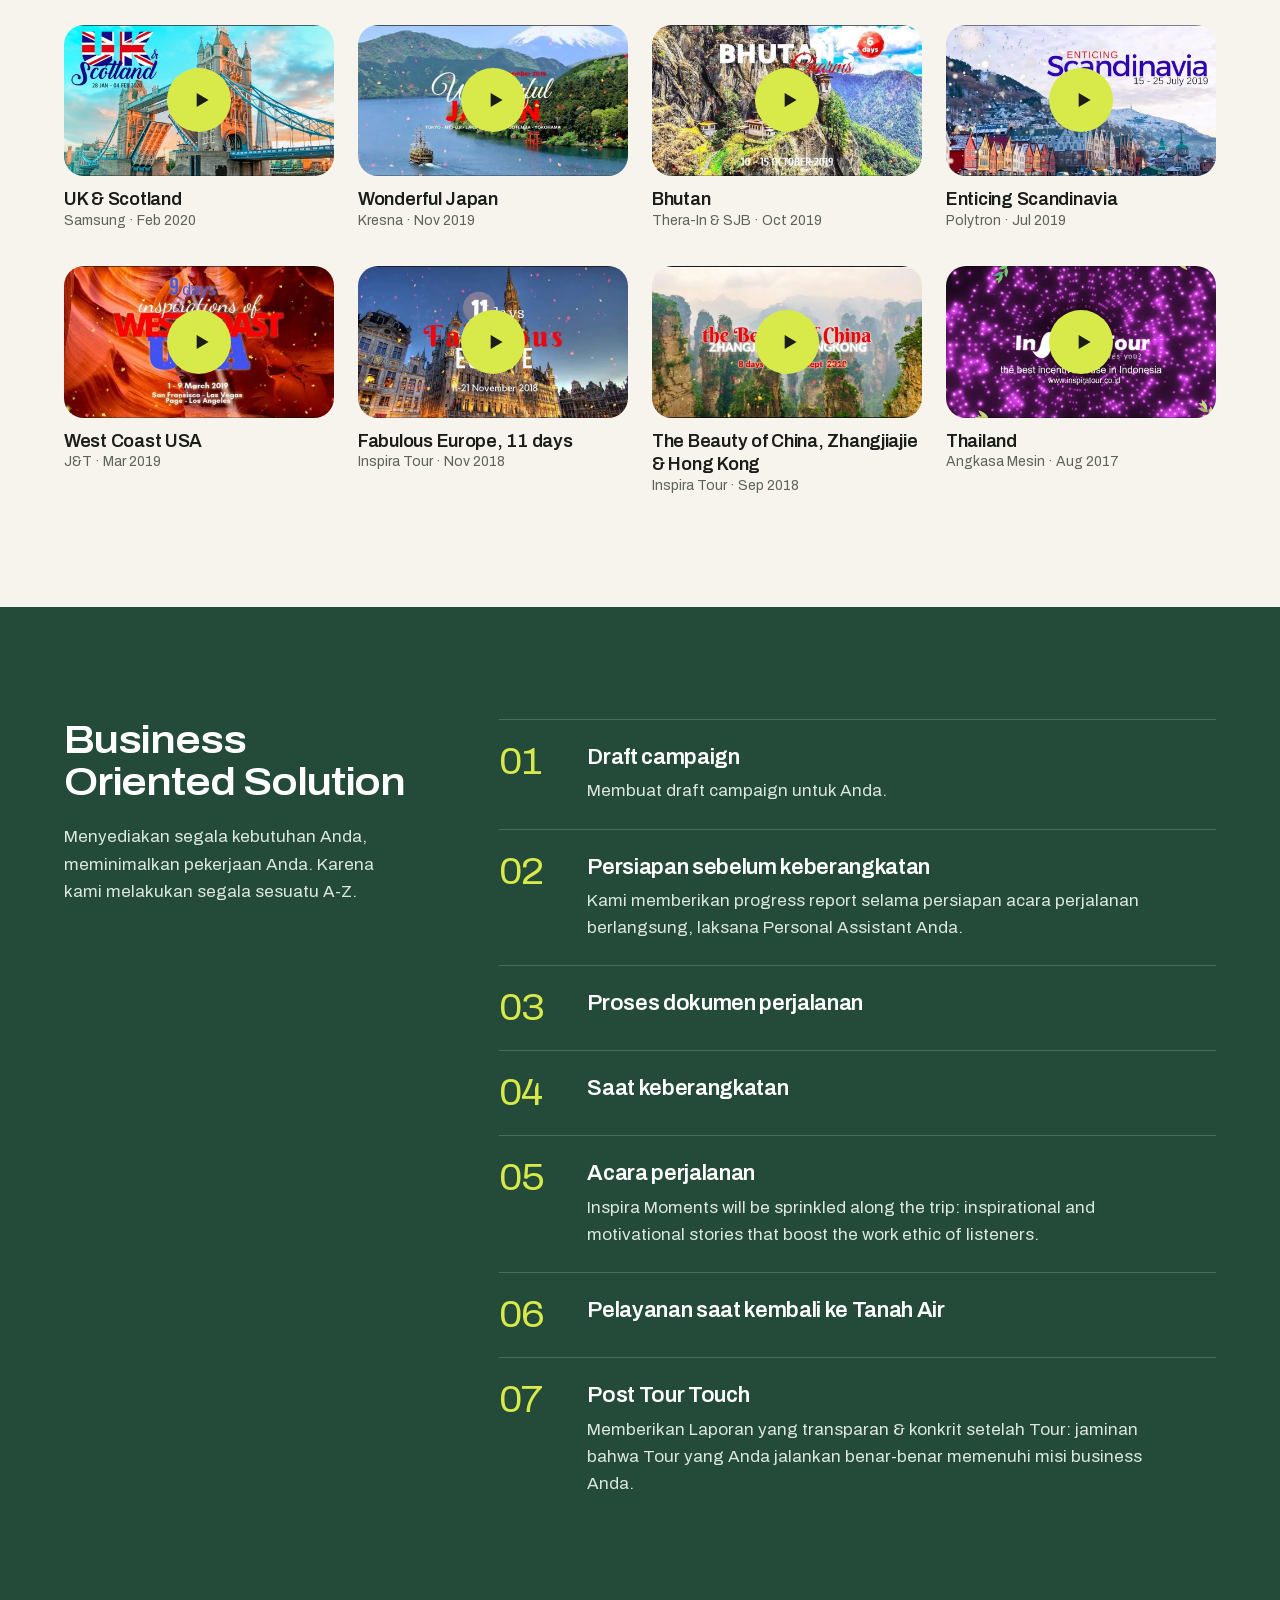
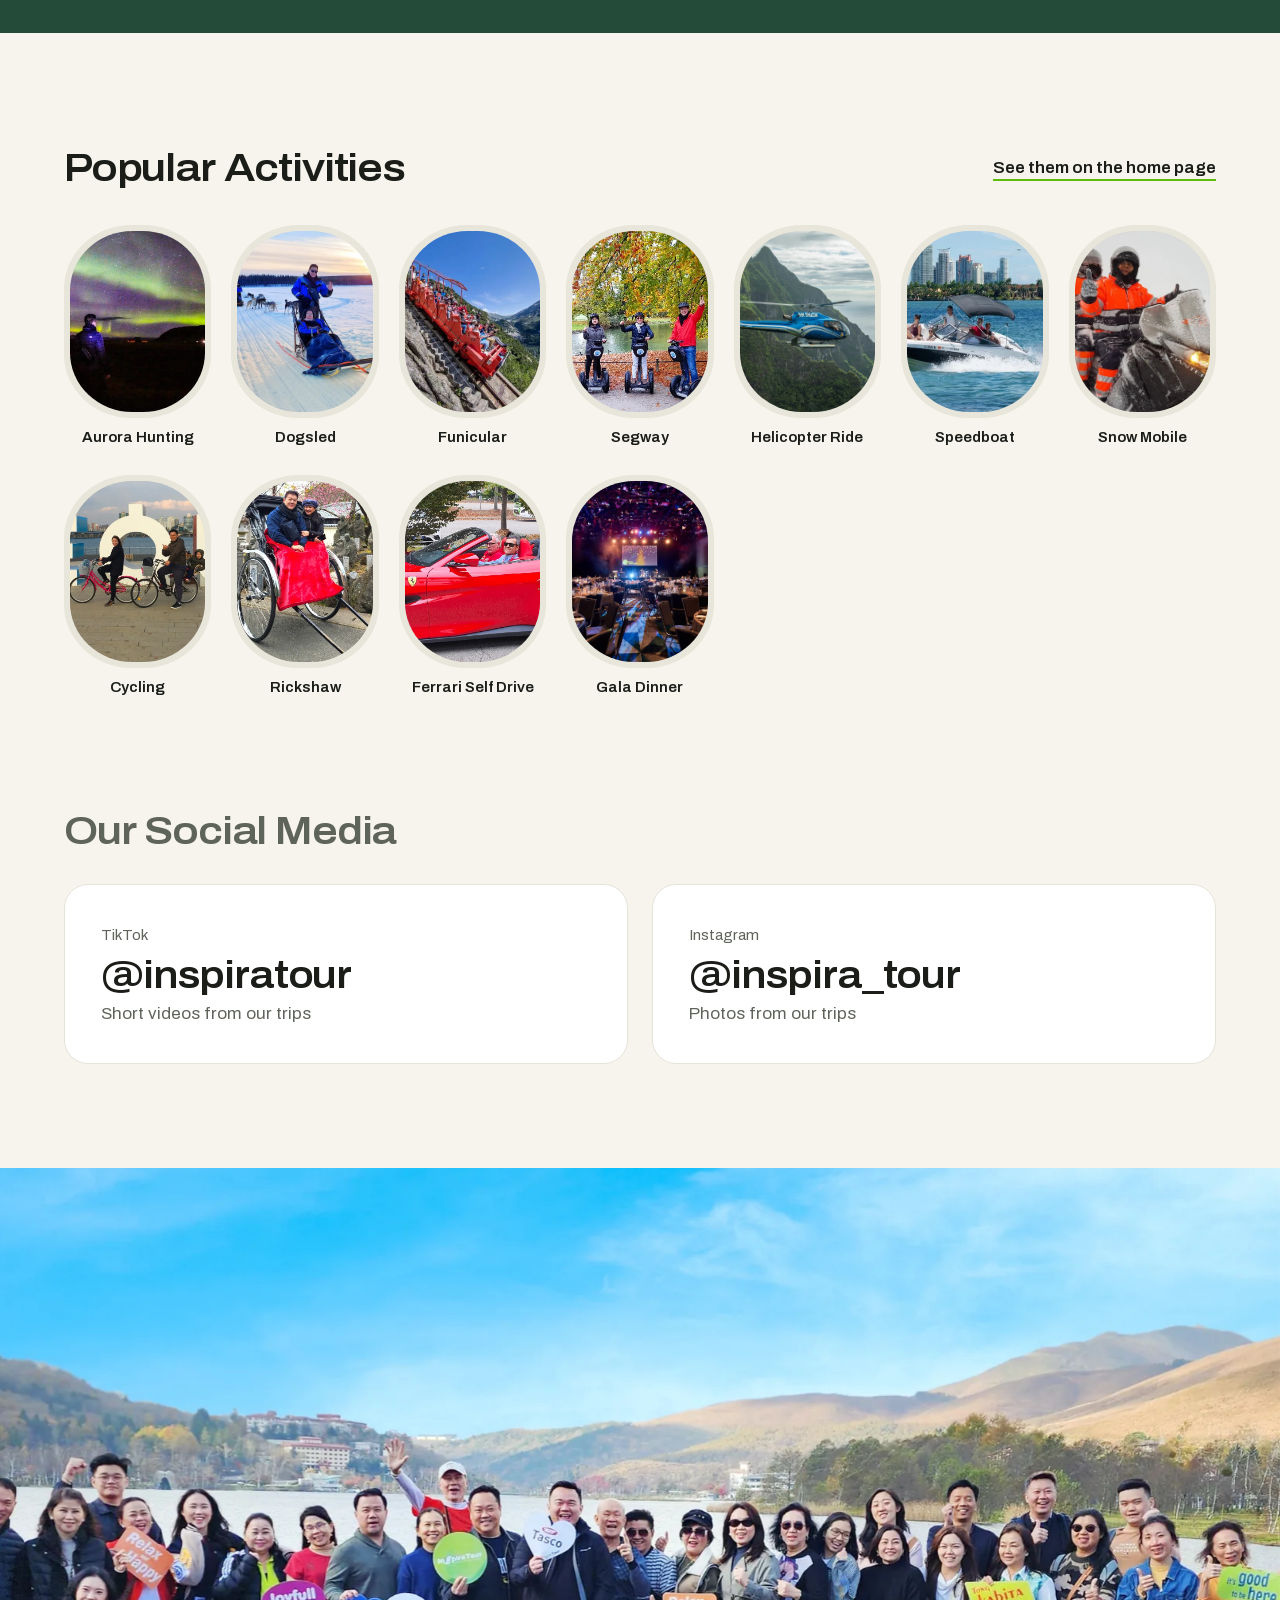
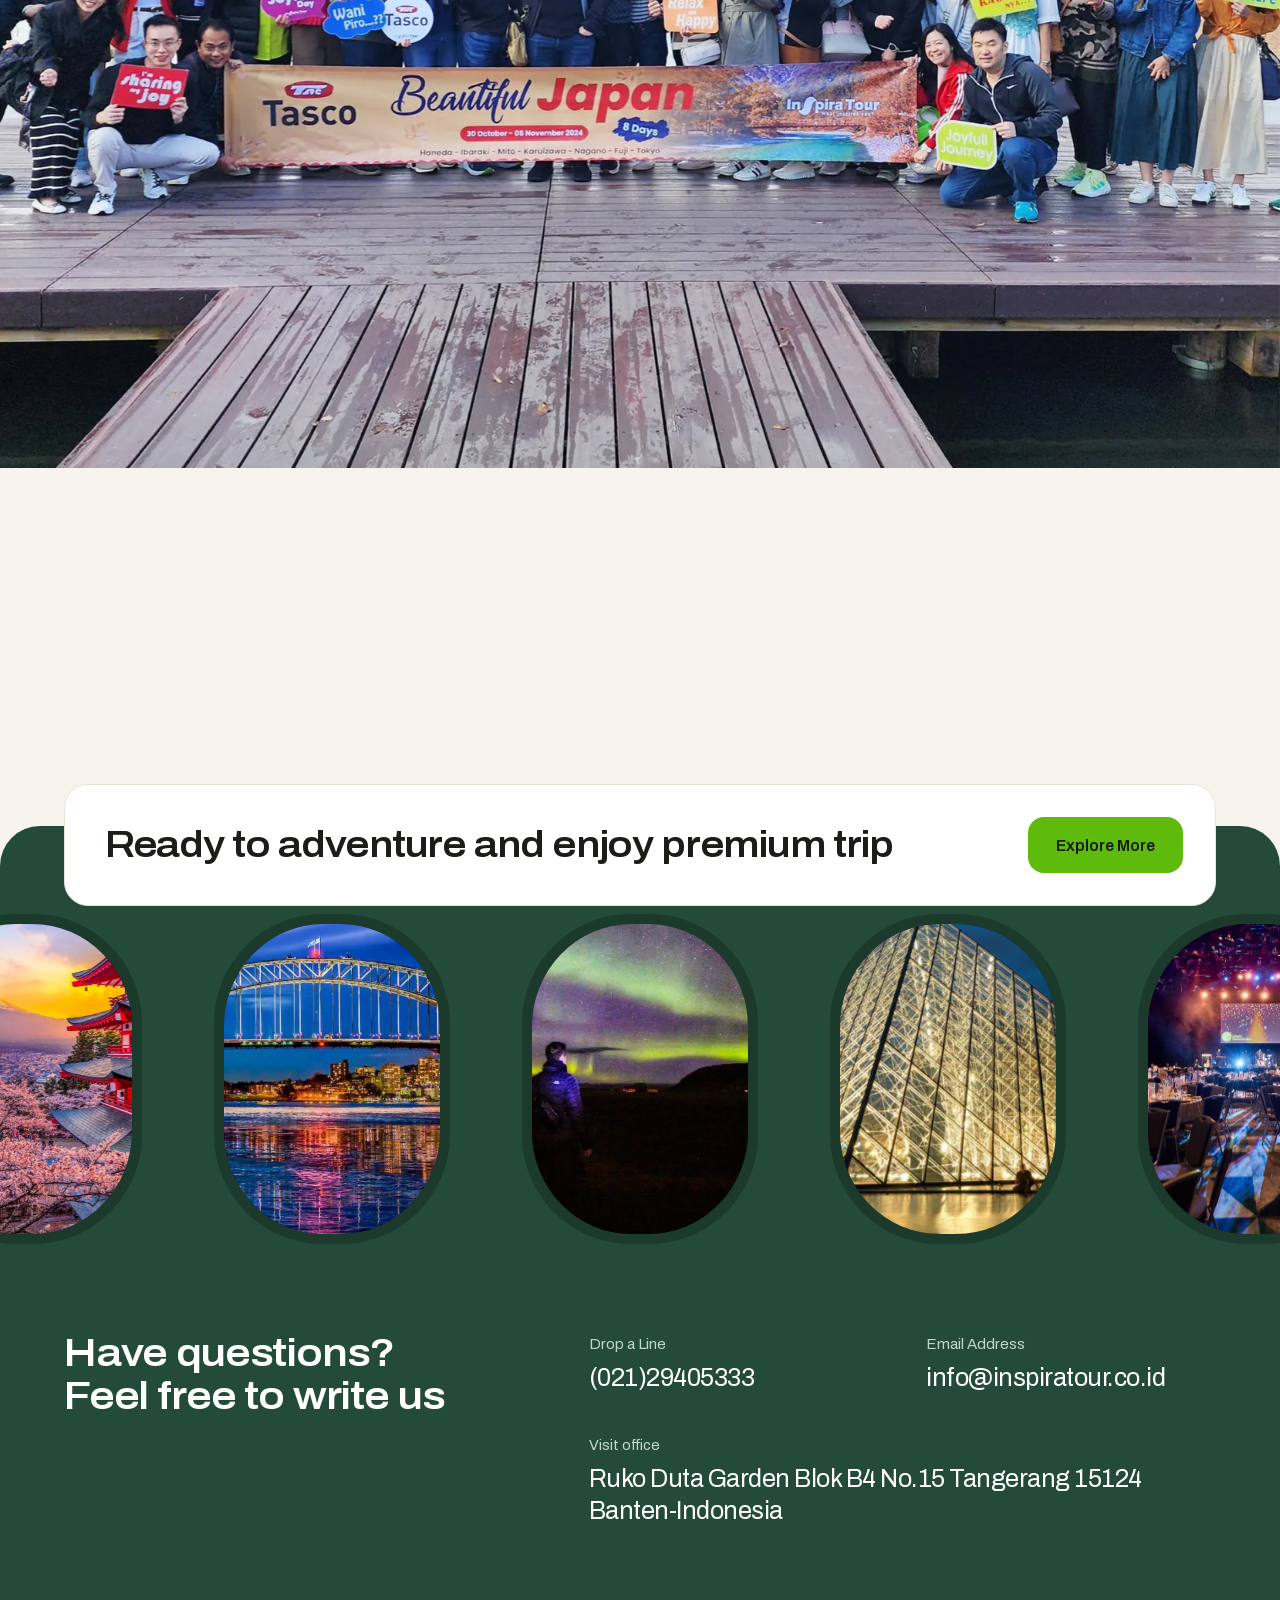
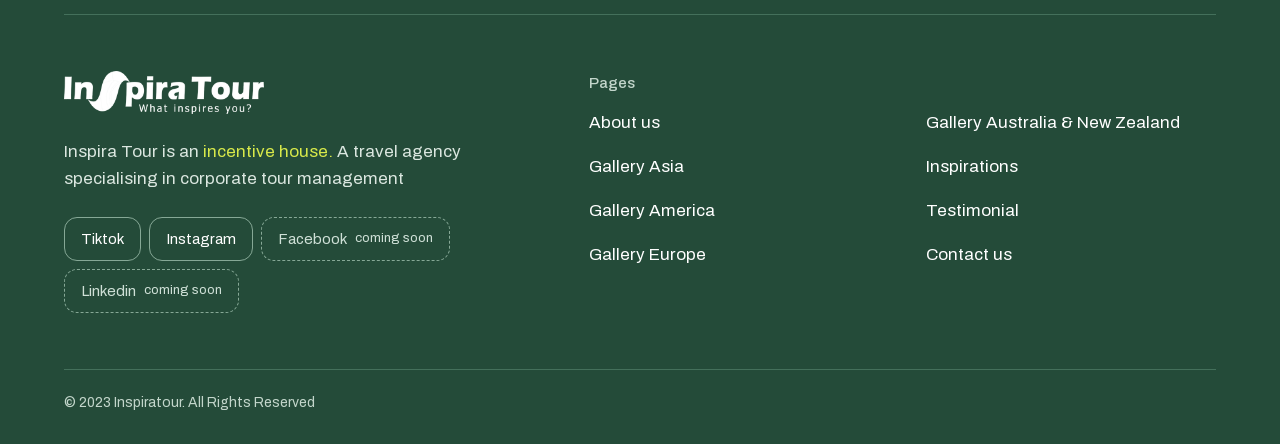
<file: inspiration.html>
<!DOCTYPE html>
<html lang="en">
<head>
  <meta charset="utf-8">
  <meta name="viewport" content="width=device-width, initial-scale=1">
  <title>Inspirations | Inspira Tour</title>
  <meta name="description" content="Trips Inspira Tour has run for corporate clients: Japan, China, Thailand, Bhutan, Europe, Turkey, the United Kingdom and the West Coast of the USA.">
  <meta name="theme-color" content="#F6F4EC">
  <link rel="icon" href="data:,">
  <link rel="preload" href="assets/fonts/archivo-latin.woff2" as="font" type="font/woff2" crossorigin>
  <link rel="stylesheet" href="assets/css/site.css">
  <script>document.documentElement.classList.add('js');</script>
  <script src="assets/js/gsap.min.js" defer></script>
  <script src="assets/js/ScrollTrigger.min.js" defer></script>
  <script src="assets/js/lenis.min.js" defer></script>
  <script src="assets/js/site.js" defer></script>
</head>
<body id="top">
  <a class="skip" href="#main">Skip to content</a>

  <header class="bar">
    <a class="bar__logo" href="index.html" aria-label="Inspira Tour, home"><img src="assets/img/logo.webp" width="640" height="121" alt="Inspira Tour. What inspires you?"></a>
    <nav class="nav" aria-label="Main">
      <ul>
        <li><a class="nav__a" href="index.html">Home</a></li>
        <li class="has-sub">
          <a class="nav__a" href="about.html">About Us</a>
          <button class="nav__t" type="button" aria-expanded="false" aria-controls="sub-about" aria-label="About Us submenu"><svg viewBox="0 0 12 8" aria-hidden="true"><path d="M1 1.5 6 6.5 11 1.5"/></svg></button>
          <ul class="sub" id="sub-about"><li><a href="about.html#team">Our Team</a></li></ul>
        </li>
        <li class="has-sub">
          <a class="nav__a" href="gallery.html">Gallery</a>
          <button class="nav__t" type="button" aria-expanded="false" aria-controls="sub-gallery" aria-label="Gallery submenu"><svg viewBox="0 0 12 8" aria-hidden="true"><path d="M1 1.5 6 6.5 11 1.5"/></svg></button>
          <ul class="sub" id="sub-gallery"><li><a href="gallery.html#asia">Gallery Asia</a></li><li><a href="gallery.html#america">Gallery America</a></li><li><a href="gallery.html#europe">Gallery Europe</a></li><li><a href="gallery.html#australia">Gallery Australia &amp; New Zealand</a></li></ul>
        </li>
        <li><a class="nav__a" href="testimonials.html">Testimonials</a></li>
        <li><a class="nav__a" href="inspiration.html" aria-current="page">Inspiration</a></li>
      </ul>
    </nav>
    <div class="bar__end">
      <a class="btn btn--s" href="contact.html">Contact Us</a>
      <button class="menu-btn" type="button" aria-label="Open menu" aria-expanded="false" aria-controls="menu" data-menu-open><svg viewBox="0 0 18 12" aria-hidden="true"><path d="M0 1h18M0 11h18"/></svg></button>
    </div>
  </header>

  <dialog class="menu dark" id="menu" aria-label="Main menu" data-lenis-prevent>
    <div class="menu__top">
      <img src="assets/img/logo-white.webp" width="640" height="136" alt="">
      <button class="round" type="button" aria-label="Close menu" data-menu-close><svg viewBox="0 0 16 16" aria-hidden="true"><path d="m2 2 12 12M14 2 2 14"/></svg></button>
    </div>
    <nav aria-label="Mobile">
      <ul class="menu__list">
        <li><a href="index.html">Home</a></li>
        <li><a href="about.html">About Us</a><ul><li><a href="about.html#team">Our Team</a></li></ul></li>
        <li><a href="gallery.html">Gallery</a><ul><li><a href="gallery.html#asia">Gallery Asia</a></li><li><a href="gallery.html#america">Gallery America</a></li><li><a href="gallery.html#europe">Gallery Europe</a></li><li><a href="gallery.html#australia">Gallery Australia &amp; New Zealand</a></li></ul></li>
        <li><a href="testimonials.html">Testimonials</a></li>
        <li><a href="inspiration.html" aria-current="page">Inspiration</a></li>
      </ul>
      <a class="btn" href="contact.html">Contact Us</a>
    </nav>
  </dialog>

  <main id="main">
    <section class="intro intro--insp wrap" aria-labelledby="page-t">
      <div class="intro__t">
        <h1 class="h1" id="page-t">Inspirations</h1>
        <p class="intro__say">People Don’t Take Trips, Trips Take People.</p>
        <p class="intro__lede">Japan to Scandinavia, Bhutan to the West Coast of the USA: these are trips we have already run for our corporate clients, with photos and videos from each one.</p>
        <a class="more" href="#board">See every destination</a>
      </div>
      <div class="intro__vid"><button class="vid vid--big" type="button" data-video="z2QFoiGtbis" data-title="Daikin, Enchanting Turkey, Sep 2022"><span class="vid__img"><img src="assets/img/videos/z2QFoiGtbis.webp" width="960" height="540" alt="" loading="lazy"><span class="vid__play" aria-hidden="true"><svg viewBox="0 0 24 24"><path d="M8 5.5v13l11-6.5z"/></svg></span></span><span class="vid__t"><b>Enchanting Turkey</b><span>Daikin · Sep 2022</span></span><span class="sr">, play video</span></button></div>
    </section>

    <section class="sheet board" id="board" aria-labelledby="board-t">
      <div class="wrap">
        <div class="board__h">
          <h2 class="h2" id="board-t" data-words>Where we have taken our clients</h2>
          <p class="board__status" data-filter-status="board" aria-live="polite">Showing 16 of 16</p>
        </div>
        <div class="chips" role="group" aria-label="Filter destinations by region" data-filter="board">
          <button type="button" data-key="all" aria-pressed="true">All <span>16</span></button>
          <button type="button" data-key="asia" aria-pressed="false">Asia <span>5</span></button>
          <button type="button" data-key="europe" aria-pressed="false">Europe <span>9</span></button>
          <button type="button" data-key="america" aria-pressed="false">America <span>1</span></button>
          <button type="button" data-key="oceania" aria-pressed="false">Oceania <span>1</span></button>
        </div>
        <ul class="rows" data-group="board">
          <li class="row" data-tags="asia"><h3>Japan</h3><p class="row__r">Asia</p><ul><li><a class="trip-chip" href="gallery.html#asia"><svg viewBox="0 0 20 20" aria-hidden="true"><path d="M3 6.5h3l1.5-2h5L14 6.5h3v9H3z"/><circle cx="10" cy="11" r="2.8"/></svg><span>Sanken: Japan Alpine Route</span></a></li><li><a class="trip-chip" href="gallery.html#asia"><svg viewBox="0 0 20 20" aria-hidden="true"><path d="M3 6.5h3l1.5-2h5L14 6.5h3v9H3z"/><circle cx="10" cy="11" r="2.8"/></svg><span>J&amp;T Express: Incredible Japan Hokkaido</span></a></li><li><a class="trip-chip" href="gallery.html#asia"><svg viewBox="0 0 20 20" aria-hidden="true"><path d="M3 6.5h3l1.5-2h5L14 6.5h3v9H3z"/><circle cx="10" cy="11" r="2.8"/></svg><span>Tasco: Beautiful Japan</span></a></li><li><a class="trip-chip" href="gallery.html#asia"><svg viewBox="0 0 20 20" aria-hidden="true"><path d="M3 6.5h3l1.5-2h5L14 6.5h3v9H3z"/><circle cx="10" cy="11" r="2.8"/></svg><span>Mahkota Diesel: Beautiful Japan</span></a></li><li><button type="button" class="trip-chip" data-video="ciHkDSz3Kr0" data-title="Kresna, Wonderful Japan, Nov 2019"><svg viewBox="0 0 20 20" aria-hidden="true"><path d="M7 5v10l8-5z"/></svg><span>Kresna: Wonderful Japan, Nov 2019</span><span class="sr">, play video</span></button></li></ul></li>
          <li class="row" data-tags="asia"><h3>China &amp; Hong Kong</h3><p class="row__r">Asia</p><ul><li><a class="trip-chip" href="gallery.html#asia"><svg viewBox="0 0 20 20" aria-hidden="true"><path d="M3 6.5h3l1.5-2h5L14 6.5h3v9H3z"/><circle cx="10" cy="11" r="2.8"/></svg><span>J&amp;T Express: Explore Yiwu, Experience Shanghai</span></a></li><li><a class="trip-chip" href="gallery.html#asia"><svg viewBox="0 0 20 20" aria-hidden="true"><path d="M3 6.5h3l1.5-2h5L14 6.5h3v9H3z"/><circle cx="10" cy="11" r="2.8"/></svg><span>Sanken: Beautiful Yunnan</span></a></li><li><a class="trip-chip" href="gallery.html#asia"><svg viewBox="0 0 20 20" aria-hidden="true"><path d="M3 6.5h3l1.5-2h5L14 6.5h3v9H3z"/><circle cx="10" cy="11" r="2.8"/></svg><span>Amazing Three Kingdom: Chongqing, Guangyuan, Jianmenguan, Chengdu</span></a></li><li><button type="button" class="trip-chip" data-video="YQy6B7O_FQw" data-title="Inspira Tour, The Beauty of China, Zhangjiajie &amp; Hong Kong, Sep 2018"><svg viewBox="0 0 20 20" aria-hidden="true"><path d="M7 5v10l8-5z"/></svg><span>Inspira Tour: The Beauty of China, Zhangjiajie &amp; Hong Kong, Sep 2018</span><span class="sr">, play video</span></button></li></ul></li>
          <li class="row" data-tags="asia"><h3>Thailand</h3><p class="row__r">Asia</p><ul><li><a class="trip-chip" href="gallery.html#asia"><svg viewBox="0 0 20 20" aria-hidden="true"><path d="M3 6.5h3l1.5-2h5L14 6.5h3v9H3z"/><circle cx="10" cy="11" r="2.8"/></svg><span>ToffeeDev: Funtastic Thailand</span></a></li><li><a class="trip-chip" href="gallery.html#asia"><svg viewBox="0 0 20 20" aria-hidden="true"><path d="M3 6.5h3l1.5-2h5L14 6.5h3v9H3z"/><circle cx="10" cy="11" r="2.8"/></svg><span>Sanken: Beautiful Khao Yai</span></a></li><li><button type="button" class="trip-chip" data-video="Ibj0uVvkQR0" data-title="Angkasa Mesin, Thailand, Aug 2017"><svg viewBox="0 0 20 20" aria-hidden="true"><path d="M7 5v10l8-5z"/></svg><span>Angkasa Mesin: Thailand, Aug 2017</span><span class="sr">, play video</span></button></li></ul></li>
          <li class="row" data-tags="asia"><h3>Vietnam</h3><p class="row__r">Asia</p><ul><li><a class="trip-chip" href="gallery.html#asia"><svg viewBox="0 0 20 20" aria-hidden="true"><path d="M3 6.5h3l1.5-2h5L14 6.5h3v9H3z"/><circle cx="10" cy="11" r="2.8"/></svg><span>Atlanta Electronics and Samsung: Paradise of Danang</span></a></li></ul></li>
          <li class="row" data-tags="asia"><h3>Bhutan</h3><p class="row__r">Asia</p><ul><li><button type="button" class="trip-chip" data-video="eNCirypmiFY" data-title="Thera-In &amp; SJB, Bhutan, Oct 2019"><svg viewBox="0 0 20 20" aria-hidden="true"><path d="M7 5v10l8-5z"/></svg><span>Thera-In &amp; SJB: Bhutan, Oct 2019</span><span class="sr">, play video</span></button></li></ul></li>
          <li class="row" data-tags="europe"><h3>East Europe</h3><p class="row__r">Europe</p><ul><li><a class="trip-chip" href="gallery.html#europe"><svg viewBox="0 0 20 20" aria-hidden="true"><path d="M3 6.5h3l1.5-2h5L14 6.5h3v9H3z"/><circle cx="10" cy="11" r="2.8"/></svg><span>Sanken: Enchanting East Europe</span></a></li><li><a class="trip-chip" href="gallery.html#europe"><svg viewBox="0 0 20 20" aria-hidden="true"><path d="M3 6.5h3l1.5-2h5L14 6.5h3v9H3z"/><circle cx="10" cy="11" r="2.8"/></svg><span>Polytron: Charming East Europe</span></a></li><li><a class="trip-chip" href="gallery.html#europe"><svg viewBox="0 0 20 20" aria-hidden="true"><path d="M3 6.5h3l1.5-2h5L14 6.5h3v9H3z"/><circle cx="10" cy="11" r="2.8"/></svg><span>Alisan: Exotic East Europe</span></a></li><li><a class="trip-chip" href="gallery.html#europe"><svg viewBox="0 0 20 20" aria-hidden="true"><path d="M3 6.5h3l1.5-2h5L14 6.5h3v9H3z"/><circle cx="10" cy="11" r="2.8"/></svg><span>Cahaya Mas: East Europe</span></a></li><li><a class="trip-chip" href="gallery.html#europe"><svg viewBox="0 0 20 20" aria-hidden="true"><path d="M3 6.5h3l1.5-2h5L14 6.5h3v9H3z"/><circle cx="10" cy="11" r="2.8"/></svg><span>U.D. Duta Teknik Jaya: Magnificent East Europe</span></a></li><li><a class="trip-chip" href="gallery.html#europe"><svg viewBox="0 0 20 20" aria-hidden="true"><path d="M3 6.5h3l1.5-2h5L14 6.5h3v9H3z"/><circle cx="10" cy="11" r="2.8"/></svg><span>KBN: East Europe plus Paris</span></a></li></ul></li>
          <li class="row" data-tags="europe"><h3>West Europe</h3><p class="row__r">Europe</p><ul><li><a class="trip-chip" href="gallery.html#europe"><svg viewBox="0 0 20 20" aria-hidden="true"><path d="M3 6.5h3l1.5-2h5L14 6.5h3v9H3z"/><circle cx="10" cy="11" r="2.8"/></svg><span>J&amp;T Express: Wonderful West Europe</span></a></li><li><a class="trip-chip" href="gallery.html#europe"><svg viewBox="0 0 20 20" aria-hidden="true"><path d="M3 6.5h3l1.5-2h5L14 6.5h3v9H3z"/><circle cx="10" cy="11" r="2.8"/></svg><span>Sanken: Fantastic West Europe</span></a></li><li><button type="button" class="trip-chip" data-video="aStQxcDtXRI" data-title="Inspira Tour, Fabulous Europe, 11 days, Nov 2018"><svg viewBox="0 0 20 20" aria-hidden="true"><path d="M7 5v10l8-5z"/></svg><span>Inspira Tour: Fabulous Europe, 11 days, Nov 2018</span><span class="sr">, play video</span></button></li></ul></li>
          <li class="row" data-tags="europe"><h3>Across Europe</h3><p class="row__r">Europe</p><ul><li><a class="trip-chip" href="gallery.html#europe"><svg viewBox="0 0 20 20" aria-hidden="true"><path d="M3 6.5h3l1.5-2h5L14 6.5h3v9H3z"/><circle cx="10" cy="11" r="2.8"/></svg><span>Bahn Hoft: Charming Europe</span></a></li><li><a class="trip-chip" href="gallery.html#europe"><svg viewBox="0 0 20 20" aria-hidden="true"><path d="M3 6.5h3l1.5-2h5L14 6.5h3v9H3z"/><circle cx="10" cy="11" r="2.8"/></svg><span>Modena: Europe Charming</span></a></li><li><a class="trip-chip" href="gallery.html#europe"><svg viewBox="0 0 20 20" aria-hidden="true"><path d="M3 6.5h3l1.5-2h5L14 6.5h3v9H3z"/><circle cx="10" cy="11" r="2.8"/></svg><span>Modena: Europe Sensation</span></a></li><li><a class="trip-chip" href="gallery.html#europe"><svg viewBox="0 0 20 20" aria-hidden="true"><path d="M3 6.5h3l1.5-2h5L14 6.5h3v9H3z"/><circle cx="10" cy="11" r="2.8"/></svg><span>Toko Lima: Lima Family Tour</span></a></li><li><a class="trip-chip" href="gallery.html#europe"><svg viewBox="0 0 20 20" aria-hidden="true"><path d="M3 6.5h3l1.5-2h5L14 6.5h3v9H3z"/><circle cx="10" cy="11" r="2.8"/></svg><span>Orient: Trip of Winners</span></a></li></ul></li>
          <li class="row" data-tags="europe"><h3>Greece &amp; Cyprus</h3><p class="row__r">Europe</p><ul><li><a class="trip-chip" href="gallery.html#europe"><svg viewBox="0 0 20 20" aria-hidden="true"><path d="M3 6.5h3l1.5-2h5L14 6.5h3v9H3z"/><circle cx="10" cy="11" r="2.8"/></svg><span>Polytron: Amazing Greece</span></a></li><li><a class="trip-chip" href="gallery.html#europe"><svg viewBox="0 0 20 20" aria-hidden="true"><path d="M3 6.5h3l1.5-2h5L14 6.5h3v9H3z"/><circle cx="10" cy="11" r="2.8"/></svg><span>Carlton: The Beauty of Greece and Cyprus</span></a></li></ul></li>
          <li class="row" data-tags="europe"><h3>Italy</h3><p class="row__r">Europe</p><ul><li><a class="trip-chip" href="gallery.html#europe"><svg viewBox="0 0 20 20" aria-hidden="true"><path d="M3 6.5h3l1.5-2h5L14 6.5h3v9H3z"/><circle cx="10" cy="11" r="2.8"/></svg><span>STIHL: Northern Italy</span></a></li></ul></li>
          <li class="row" data-tags="europe"><h3>Spain &amp; Portugal</h3><p class="row__r">Europe</p><ul><li><a class="trip-chip" href="gallery.html#europe"><svg viewBox="0 0 20 20" aria-hidden="true"><path d="M3 6.5h3l1.5-2h5L14 6.5h3v9H3z"/><circle cx="10" cy="11" r="2.8"/></svg><span>Polytron: Exotic Spain Portugal</span></a></li></ul></li>
          <li class="row" data-tags="europe"><h3>Scandinavia</h3><p class="row__r">Europe</p><ul><li><a class="trip-chip" href="gallery.html#europe"><svg viewBox="0 0 20 20" aria-hidden="true"><path d="M3 6.5h3l1.5-2h5L14 6.5h3v9H3z"/><circle cx="10" cy="11" r="2.8"/></svg><span>Polytron: Scandinavia</span></a></li><li><button type="button" class="trip-chip" data-video="TjgPL3PtPiI" data-title="Polytron, Enticing Scandinavia, Jul 2019"><svg viewBox="0 0 20 20" aria-hidden="true"><path d="M7 5v10l8-5z"/></svg><span>Polytron: Enticing Scandinavia, Jul 2019</span><span class="sr">, play video</span></button></li></ul></li>
          <li class="row" data-tags="europe"><h3>United Kingdom</h3><p class="row__r">Europe</p><ul><li><button type="button" class="trip-chip" data-video="Bdqxpxgg6LY" data-title="Samsung, UK &amp; Scotland, Feb 2020"><svg viewBox="0 0 20 20" aria-hidden="true"><path d="M7 5v10l8-5z"/></svg><span>Samsung: UK &amp; Scotland, Feb 2020</span><span class="sr">, play video</span></button></li></ul></li>
          <li class="row" data-tags="europe"><h3>Turkey</h3><p class="row__r">Europe</p><ul><li><button type="button" class="trip-chip" data-video="z2QFoiGtbis" data-title="Daikin, Enchanting Turkey, Sep 2022"><svg viewBox="0 0 20 20" aria-hidden="true"><path d="M7 5v10l8-5z"/></svg><span>Daikin: Enchanting Turkey, Sep 2022</span><span class="sr">, play video</span></button></li></ul></li>
          <li class="row" data-tags="america"><h3>United States</h3><p class="row__r">America</p><ul><li><button type="button" class="trip-chip" data-video="za_v73Uj4rQ" data-title="J&amp;T, West Coast USA, Mar 2019"><svg viewBox="0 0 20 20" aria-hidden="true"><path d="M7 5v10l8-5z"/></svg><span>J&amp;T: West Coast USA, Mar 2019</span><span class="sr">, play video</span></button></li></ul></li>
          <li class="row" data-tags="oceania"><h3>New Zealand</h3><p class="row__r">Oceania</p><ul><li><a class="trip-chip" href="testimonials.html"><svg viewBox="0 0 20 20" aria-hidden="true"><path d="M4 5h12v8H9l-4 3v-3H4z"/></svg><span>STIHL: guest testimonial</span></a></li></ul></li>
        </ul>
        <p class="board__key"><span><svg viewBox="0 0 20 20" aria-hidden="true"><path d="M3 6.5h3l1.5-2h5L14 6.5h3v9H3z"/><circle cx="10" cy="11" r="2.8"/></svg> Trip photo in our gallery</span><span><svg viewBox="0 0 20 20" aria-hidden="true"><path d="M7 5v10l8-5z"/></svg> Trip video</span><span><svg viewBox="0 0 20 20" aria-hidden="true"><path d="M4 5h12v8H9l-4 3v-3H4z"/></svg> Guest testimonial</span></p>
      </div>
    </section>

    <section class="videos" id="videos" aria-labelledby="videos-t">
      <div class="wrap">
        <h2 class="h2" id="videos-t" data-words>Our Trip Inspiration</h2>
        <ul class="videos__g">
          <li><button class="vid" type="button" data-video="Bdqxpxgg6LY" data-title="Samsung, UK &amp; Scotland, Feb 2020"><span class="vid__img"><img src="assets/img/videos/Bdqxpxgg6LY.webp" width="960" height="540" alt="" loading="lazy"><span class="vid__play" aria-hidden="true"><svg viewBox="0 0 24 24"><path d="M8 5.5v13l11-6.5z"/></svg></span></span><span class="vid__t"><b>UK &amp; Scotland</b><span>Samsung · Feb 2020</span></span><span class="sr">, play video</span></button></li>
          <li><button class="vid" type="button" data-video="ciHkDSz3Kr0" data-title="Kresna, Wonderful Japan, Nov 2019"><span class="vid__img"><img src="assets/img/videos/ciHkDSz3Kr0.webp" width="960" height="540" alt="" loading="lazy"><span class="vid__play" aria-hidden="true"><svg viewBox="0 0 24 24"><path d="M8 5.5v13l11-6.5z"/></svg></span></span><span class="vid__t"><b>Wonderful Japan</b><span>Kresna · Nov 2019</span></span><span class="sr">, play video</span></button></li>
          <li><button class="vid" type="button" data-video="eNCirypmiFY" data-title="Thera-In &amp; SJB, Bhutan, Oct 2019"><span class="vid__img"><img src="assets/img/videos/eNCirypmiFY.webp" width="960" height="540" alt="" loading="lazy"><span class="vid__play" aria-hidden="true"><svg viewBox="0 0 24 24"><path d="M8 5.5v13l11-6.5z"/></svg></span></span><span class="vid__t"><b>Bhutan</b><span>Thera-In &amp; SJB · Oct 2019</span></span><span class="sr">, play video</span></button></li>
          <li><button class="vid" type="button" data-video="TjgPL3PtPiI" data-title="Polytron, Enticing Scandinavia, Jul 2019"><span class="vid__img"><img src="assets/img/videos/TjgPL3PtPiI.webp" width="960" height="540" alt="" loading="lazy"><span class="vid__play" aria-hidden="true"><svg viewBox="0 0 24 24"><path d="M8 5.5v13l11-6.5z"/></svg></span></span><span class="vid__t"><b>Enticing Scandinavia</b><span>Polytron · Jul 2019</span></span><span class="sr">, play video</span></button></li>
          <li><button class="vid" type="button" data-video="za_v73Uj4rQ" data-title="J&amp;T, West Coast USA, Mar 2019"><span class="vid__img"><img src="assets/img/videos/za_v73Uj4rQ.webp" width="960" height="540" alt="" loading="lazy"><span class="vid__play" aria-hidden="true"><svg viewBox="0 0 24 24"><path d="M8 5.5v13l11-6.5z"/></svg></span></span><span class="vid__t"><b>West Coast USA</b><span>J&amp;T · Mar 2019</span></span><span class="sr">, play video</span></button></li>
          <li><button class="vid" type="button" data-video="aStQxcDtXRI" data-title="Inspira Tour, Fabulous Europe, 11 days, Nov 2018"><span class="vid__img"><img src="assets/img/videos/aStQxcDtXRI.webp" width="960" height="540" alt="" loading="lazy"><span class="vid__play" aria-hidden="true"><svg viewBox="0 0 24 24"><path d="M8 5.5v13l11-6.5z"/></svg></span></span><span class="vid__t"><b>Fabulous Europe, 11 days</b><span>Inspira Tour · Nov 2018</span></span><span class="sr">, play video</span></button></li>
          <li><button class="vid" type="button" data-video="YQy6B7O_FQw" data-title="Inspira Tour, The Beauty of China, Zhangjiajie &amp; Hong Kong, Sep 2018"><span class="vid__img"><img src="assets/img/videos/YQy6B7O_FQw.webp" width="960" height="540" alt="" loading="lazy"><span class="vid__play" aria-hidden="true"><svg viewBox="0 0 24 24"><path d="M8 5.5v13l11-6.5z"/></svg></span></span><span class="vid__t"><b>The Beauty of China, Zhangjiajie &amp; Hong Kong</b><span>Inspira Tour · Sep 2018</span></span><span class="sr">, play video</span></button></li>
          <li><button class="vid" type="button" data-video="Ibj0uVvkQR0" data-title="Angkasa Mesin, Thailand, Aug 2017"><span class="vid__img"><img src="assets/img/videos/Ibj0uVvkQR0.webp" width="960" height="540" alt="" loading="lazy"><span class="vid__play" aria-hidden="true"><svg viewBox="0 0 24 24"><path d="M8 5.5v13l11-6.5z"/></svg></span></span><span class="vid__t"><b>Thailand</b><span>Angkasa Mesin · Aug 2017</span></span><span class="sr">, play video</span></button></li>
        </ul>
      </div>
    </section>

    <section class="az dark" aria-labelledby="az-t">
      <div class="wrap az__g">
        <div class="az__h">
          <h2 class="h2" id="az-t" data-words>Business Oriented Solution</h2>
          <p lang="id">Menyediakan segala kebutuhan Anda, meminimalkan pekerjaan Anda. Karena kami melakukan segala sesuatu A-Z.</p>
        </div>
        <ol class="az__steps" lang="id" data-stagger>
          <li><h3>Draft campaign</h3><p>Membuat draft campaign untuk Anda.</p></li>
          <li><h3>Persiapan sebelum keberangkatan</h3><p>Kami memberikan progress report selama persiapan acara perjalanan berlangsung, laksana Personal Assistant Anda.</p></li>
          <li><h3>Proses dokumen perjalanan</h3></li>
          <li><h3>Saat keberangkatan</h3></li>
          <li><h3>Acara perjalanan</h3><p>Inspira Moments will be sprinkled along the trip: inspirational and motivational stories that boost the work ethic of listeners.</p></li>
          <li><h3>Pelayanan saat kembali ke Tanah Air</h3></li>
          <li><h3>Post Tour Touch</h3><p>Memberikan Laporan yang transparan &amp; konkrit setelah Tour: jaminan bahwa Tour yang Anda jalankan benar-benar memenuhi misi business Anda.</p></li>
        </ol>
      </div>
    </section>

    <section class="wrap extras" aria-labelledby="extras-t">
      <div class="extras__h">
        <h2 class="h2" id="extras-t" data-words>Popular Activities</h2>
        <a class="more" href="index.html#activities">See them on the home page</a>
      </div>
      <ul class="extras__l" data-stagger>
          <li><span class="ring"><span class="win"><img src="assets/img/activities/aurora.webp" width="473" height="709" alt="" loading="lazy"></span></span><b>Aurora Hunting</b></li>
          <li><span class="ring"><span class="win"><img src="assets/img/activities/dogsled.webp" width="1146" height="900" alt="" loading="lazy"></span></span><b>Dogsled</b></li>
          <li><span class="ring"><span class="win"><img src="assets/img/activities/funicular.webp" width="640" height="480" alt="" loading="lazy"></span></span><b>Funicular</b></li>
          <li><span class="ring"><span class="win"><img src="assets/img/activities/segway.webp" width="473" height="709" alt="" loading="lazy"></span></span><b>Segway</b></li>
          <li><span class="ring"><span class="win"><img src="assets/img/activities/helicopter.webp" width="1200" height="800" alt="" loading="lazy"></span></span><b>Helicopter Ride</b></li>
          <li><span class="ring"><span class="win"><img src="assets/img/activities/speedboat.webp" width="669" height="446" alt="" loading="lazy"></span></span><b>Speedboat</b></li>
          <li><span class="ring"><span class="win"><img src="assets/img/activities/snow-mobile.webp" width="1200" height="762" alt="" loading="lazy"></span></span><b>Snow Mobile</b></li>
          <li><span class="ring"><span class="win"><img src="assets/img/activities/cycling.webp" width="473" height="709" alt="" loading="lazy"></span></span><b>Cycling</b></li>
          <li><span class="ring"><span class="win"><img src="assets/img/activities/rickshaw.webp" width="473" height="709" alt="" loading="lazy"></span></span><b>Rickshaw</b></li>
          <li><span class="ring"><span class="win"><img src="assets/img/activities/ferrari.webp" width="473" height="709" alt="" loading="lazy"></span></span><b>Ferrari Self Drive</b></li>
          <li><span class="ring"><span class="win"><img src="assets/img/activities/gala-dinner.webp" width="1200" height="801" alt="" loading="lazy"></span></span><b>Gala Dinner</b></li>
      </ul>
    </section>

    <section class="wrap social-cards" aria-labelledby="social-t">
      <h2 class="h2" id="social-t" data-words>Our Social Media</h2>
      <ul>
        <li><a href="https://www.tiktok.com/@inspiratour"><small>TikTok</small><b>@inspiratour</b><span>Short videos from our trips</span></a></li>
        <li><a href="https://www.instagram.com/inspira_tour/"><small>Instagram</small><b>@inspira_tour</b><span>Photos from our trips</span></a></li>
      </ul>
    </section>

    <section class="ready" aria-label="Plan a trip">
      <div class="ready__bg px" style="--p:4; --pos:50% 60%"><img src="assets/img/lake.webp" width="2200" height="1260" alt="Tasco group on an Inspira Tour trip beside a lake in Japan" loading="lazy"></div>
      <div class="wrap ready__over"><div class="ready__card"><p>Ready to adventure and enjoy premium trip</p><a class="btn" href="contact.html">Explore More</a></div></div>
    </section>
  </main>

  <footer class="night dark" id="contact">
    <div class="night__row" aria-hidden="true" data-night>
      <div class="ring"><div class="win px" style="--p:8; --pos:20% 40%"><img src="assets/img/asia.webp" width="736" height="1104" alt="" loading="lazy"><span class="shade"></span></div></div>
      <div class="ring"><div class="win px" style="--p:8; --pos:88% 50%"><img src="assets/img/australia.webp" width="1068" height="561" alt="" loading="lazy"><span class="shade"></span></div></div>
      <div class="ring"><div class="win px" style="--p:8; --pos:50% 0%"><img src="assets/img/activities/aurora.webp" width="473" height="709" alt="" loading="lazy"><span class="shade"></span></div></div>
      <div class="ring"><div class="win px" style="--p:8; --pos:50% 50%"><img src="assets/img/europe.webp" width="1120" height="426" alt="" loading="lazy"><span class="shade"></span></div></div>
      <div class="ring"><div class="win px" style="--p:8; --pos:50% 50%"><img src="assets/img/activities/gala-dinner.webp" width="1200" height="801" alt="" loading="lazy"><span class="shade"></span></div></div>
    </div>
    <div class="wrap">
      <div class="contact">
        <h2 class="h2" data-words>Have questions? Feel free to write us</h2>
        <dl>
          <div><dt>Drop a Line</dt><dd><a href="tel:+622129405333">(021)29405333</a></dd></div>
          <div><dt>Email Address</dt><dd><a href="mailto:info@inspiratour.co.id">info@inspiratour.co.id</a></dd></div>
          <div><dt>Visit office</dt><dd><a href="https://maps.app.goo.gl/cVauzKDgBsiJzicm8">Ruko Duta Garden Blok B4 No.15 Tangerang 15124 <span style="white-space:nowrap">Banten-Indonesia</span></a></dd></div>
        </dl>
      </div>
      <div class="foot">
        <div class="foot__a">
          <a class="foot__logo" href="index.html" aria-label="Inspira Tour, home"><img src="assets/img/logo-white.webp" width="640" height="136" alt="Inspira Tour. What inspires you?" loading="lazy"></a>
          <p>Inspira Tour is an <em>incentive house.</em> A travel agency specialising in corporate tour management</p>
          <ul class="social">
            <li><a href="https://www.tiktok.com/@inspiratour">Tiktok</a></li>
            <li><a href="https://www.instagram.com/inspira_tour/">Instagram</a></li>
            <!-- TODO: add the real Facebook and LinkedIn profile URLs. -->
            <li><span>Facebook <small>coming soon</small></span></li>
            <li><span>Linkedin <small>coming soon</small></span></li>
          </ul>
        </div>
        <nav aria-label="Pages">
          <h2>Pages</h2>
          <ul>
            <li><a href="about.html">About us</a></li>
            <li><a href="gallery.html#asia">Gallery Asia</a></li>
            <li><a href="gallery.html#america">Gallery America</a></li>
            <li><a href="gallery.html#europe">Gallery Europe</a></li>
            <li><a href="gallery.html#australia">Gallery Australia &amp; New Zealand</a></li>
            <li><a href="inspiration.html">Inspirations</a></li>
            <li><a href="testimonials.html">Testimonial</a></li>
            <li><a href="contact.html">Contact us</a></li>
          </ul>
        </nav>
      </div>
      <p class="legal">© 2023 Inspiratour. All Rights Reserved</p>
    </div>
  </footer>
  <dialog class="box player dark" id="player" aria-label="Trip video" data-lenis-prevent>
    <div class="player__frame" data-player-frame></div>
    <div class="box__bar">
      <p aria-live="polite"><b data-player-t></b><a class="player__yt" href="https://www.youtube.com/" data-player-yt>Open on YouTube</a></p>
      <div class="box__ctrl"><button class="round" type="button" aria-label="Close video" data-player-close><svg viewBox="0 0 16 16" aria-hidden="true"><path d="m2 2 12 12M14 2 2 14"/></svg></button></div>
    </div>
  </dialog>
</body>
</html>
</file>
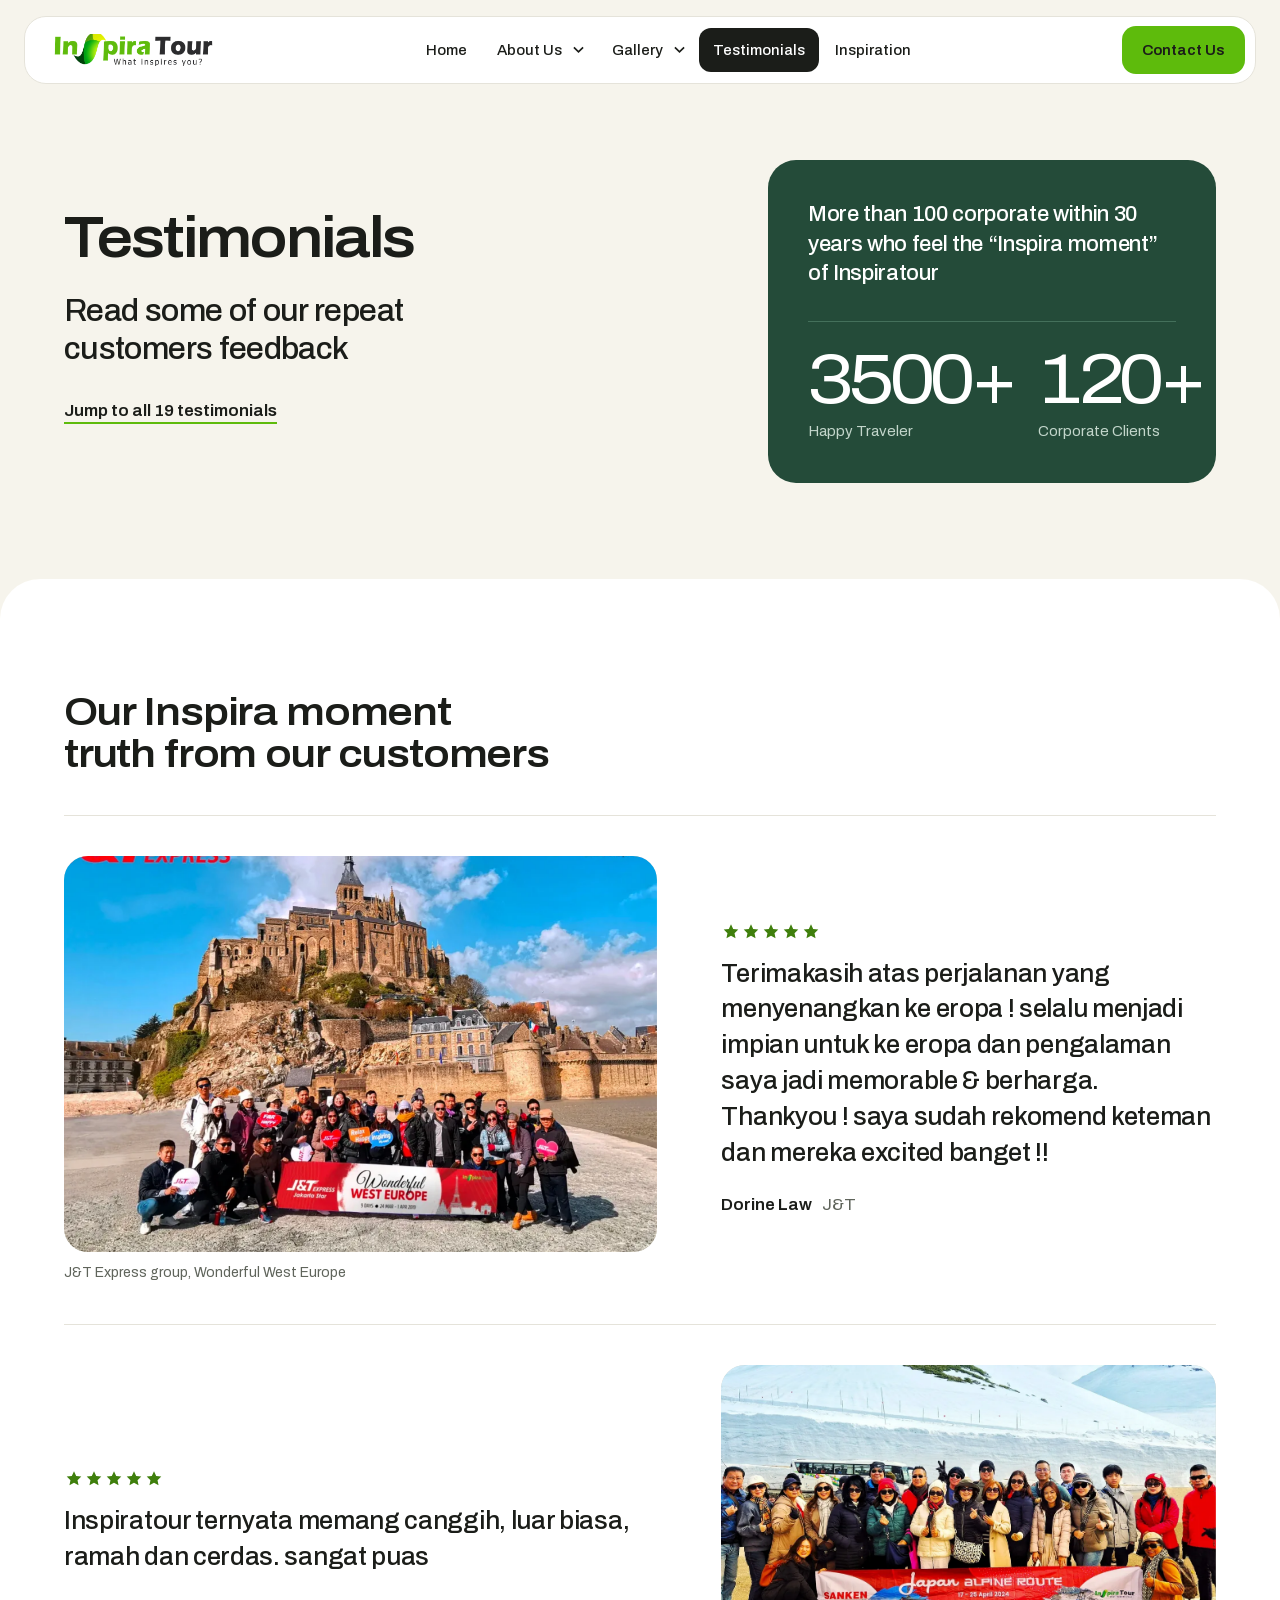
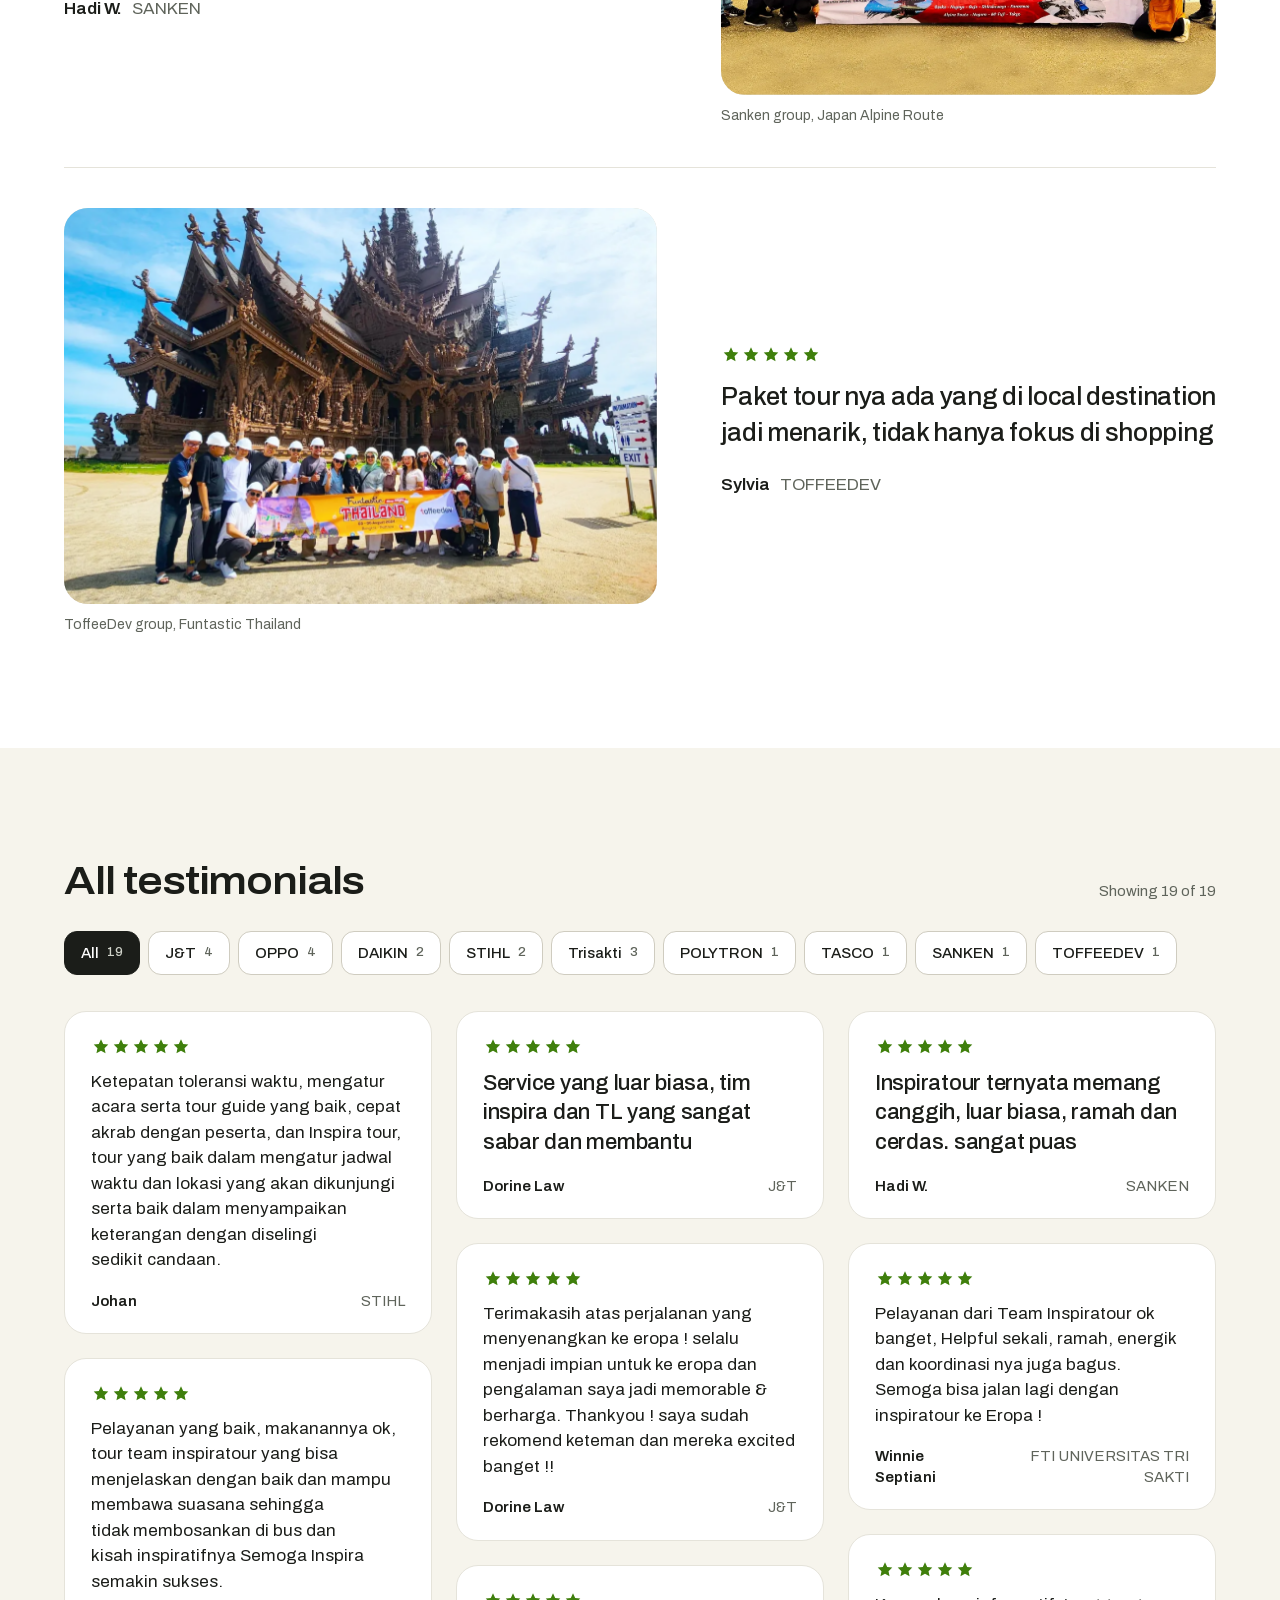
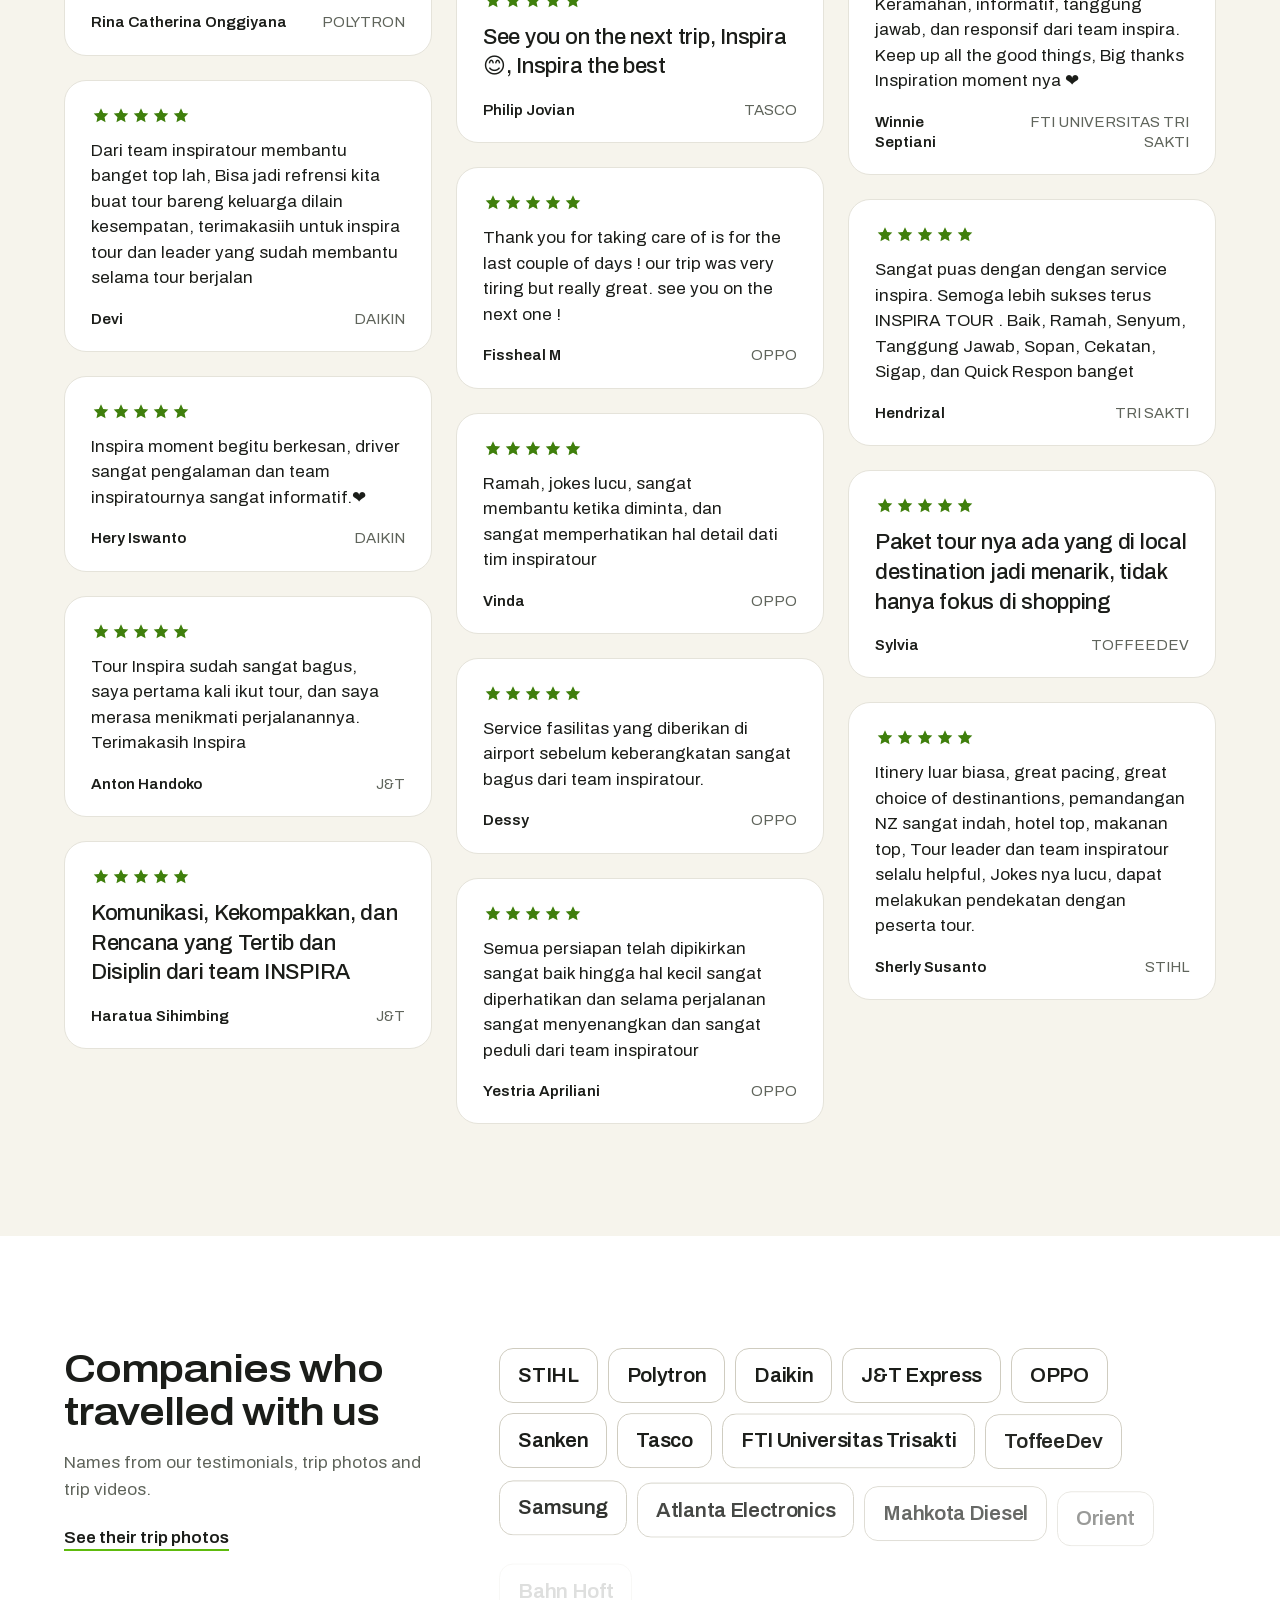
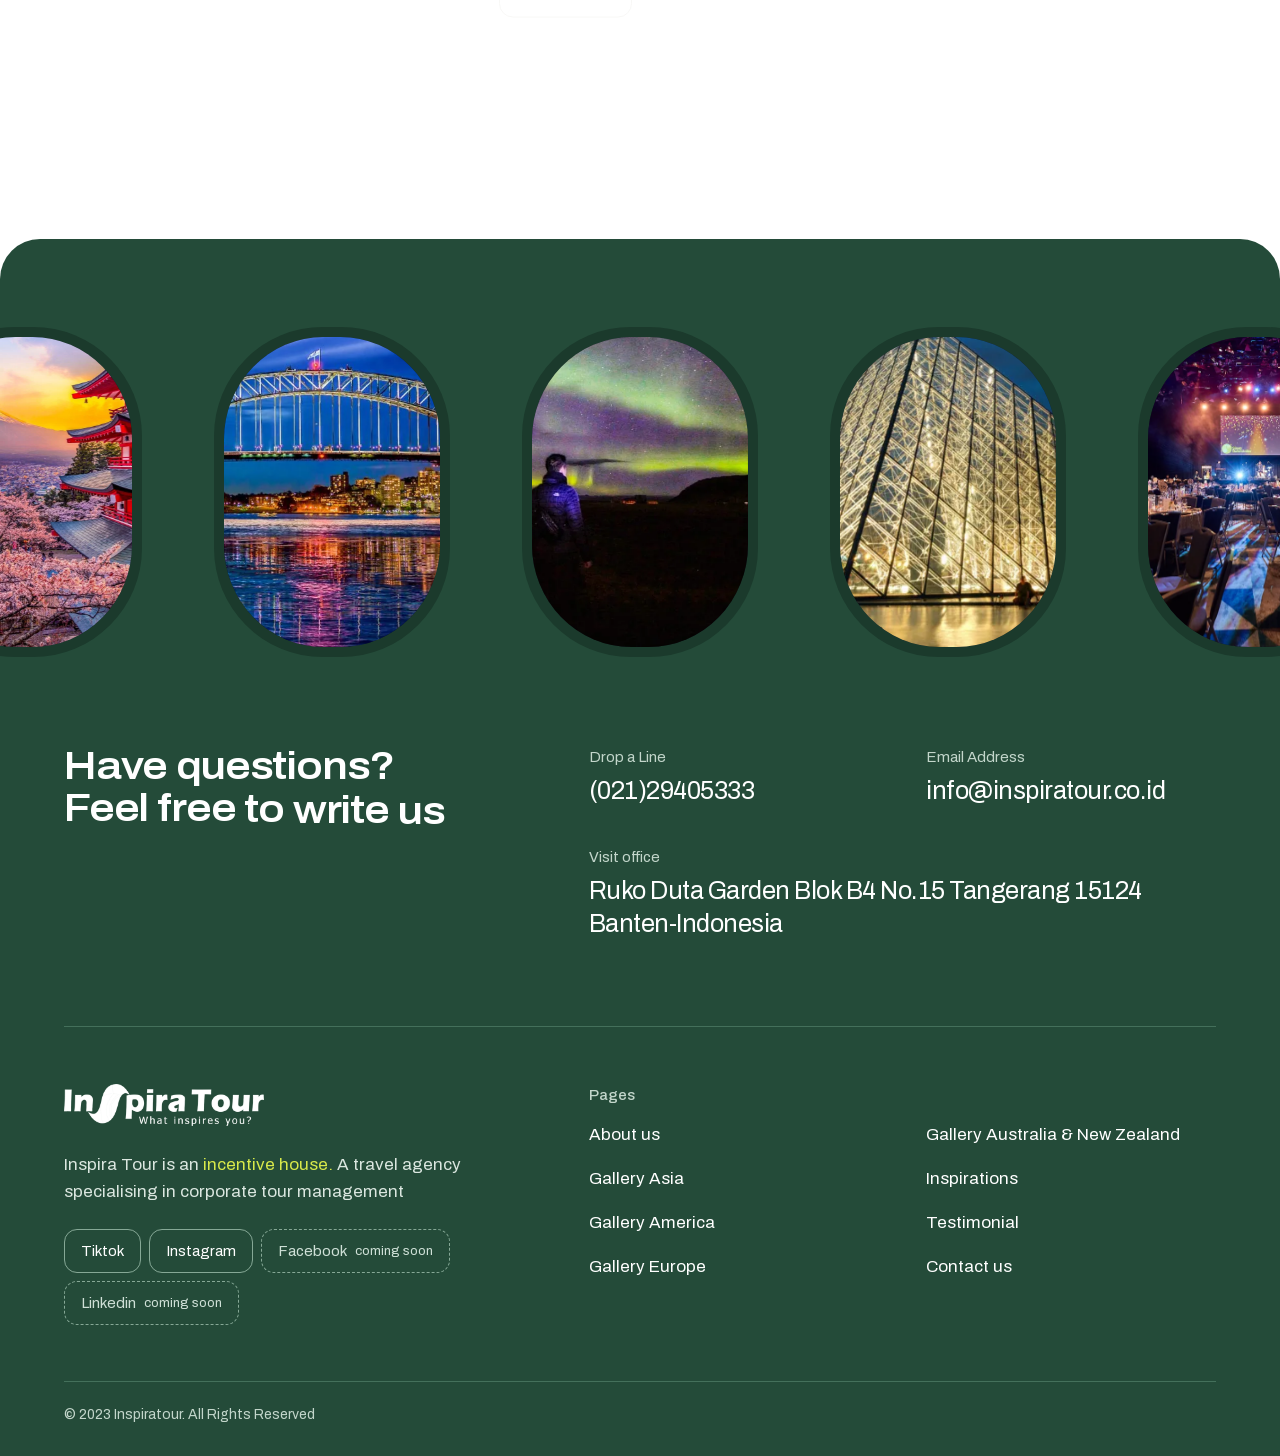
<file: testimonials.html>
<!DOCTYPE html>
<html lang="en">
<head>
  <meta charset="utf-8">
  <meta name="viewport" content="width=device-width, initial-scale=1">
  <title>Testimonials | Inspira Tour</title>
  <meta name="description" content="Feedback from guests of Inspira Tour corporate incentive trips: J&T, OPPO, Daikin, STIHL, Polytron, Sanken and more.">
  <meta name="theme-color" content="#F6F4EC">
  <link rel="icon" href="data:,">
  <link rel="preload" href="assets/fonts/archivo-latin.woff2" as="font" type="font/woff2" crossorigin>
  <link rel="stylesheet" href="assets/css/site.css">
  <script>document.documentElement.classList.add('js');</script>
  <script src="assets/js/gsap.min.js" defer></script>
  <script src="assets/js/ScrollTrigger.min.js" defer></script>
  <script src="assets/js/lenis.min.js" defer></script>
  <script src="assets/js/site.js" defer></script>
</head>
<body id="top">
  <a class="skip" href="#main">Skip to content</a>

  <header class="bar">
    <a class="bar__logo" href="index.html" aria-label="Inspira Tour, home"><img src="assets/img/logo.webp" width="640" height="121" alt="Inspira Tour. What inspires you?"></a>
    <nav class="nav" aria-label="Main">
      <ul>
        <li><a class="nav__a" href="index.html">Home</a></li>
        <li class="has-sub">
          <a class="nav__a" href="about.html">About Us</a>
          <button class="nav__t" type="button" aria-expanded="false" aria-controls="sub-about" aria-label="About Us submenu"><svg viewBox="0 0 12 8" aria-hidden="true"><path d="M1 1.5 6 6.5 11 1.5"/></svg></button>
          <ul class="sub" id="sub-about"><li><a href="about.html#team">Our Team</a></li></ul>
        </li>
        <li class="has-sub">
          <a class="nav__a" href="gallery.html">Gallery</a>
          <button class="nav__t" type="button" aria-expanded="false" aria-controls="sub-gallery" aria-label="Gallery submenu"><svg viewBox="0 0 12 8" aria-hidden="true"><path d="M1 1.5 6 6.5 11 1.5"/></svg></button>
          <ul class="sub" id="sub-gallery"><li><a href="gallery.html#asia">Gallery Asia</a></li><li><a href="gallery.html#america">Gallery America</a></li><li><a href="gallery.html#europe">Gallery Europe</a></li><li><a href="gallery.html#australia">Gallery Australia &amp; New Zealand</a></li></ul>
        </li>
        <li><a class="nav__a" href="testimonials.html" aria-current="page">Testimonials</a></li>
        <li><a class="nav__a" href="inspiration.html">Inspiration</a></li>
      </ul>
    </nav>
    <div class="bar__end">
      <a class="btn btn--s" href="contact.html">Contact Us</a>
      <button class="menu-btn" type="button" aria-label="Open menu" aria-expanded="false" aria-controls="menu" data-menu-open><svg viewBox="0 0 18 12" aria-hidden="true"><path d="M0 1h18M0 11h18"/></svg></button>
    </div>
  </header>

  <dialog class="menu dark" id="menu" aria-label="Main menu" data-lenis-prevent>
    <div class="menu__top">
      <img src="assets/img/logo-white.webp" width="640" height="136" alt="">
      <button class="round" type="button" aria-label="Close menu" data-menu-close><svg viewBox="0 0 16 16" aria-hidden="true"><path d="m2 2 12 12M14 2 2 14"/></svg></button>
    </div>
    <nav aria-label="Mobile">
      <ul class="menu__list">
        <li><a href="index.html">Home</a></li>
        <li><a href="about.html">About Us</a><ul><li><a href="about.html#team">Our Team</a></li></ul></li>
        <li><a href="gallery.html">Gallery</a><ul><li><a href="gallery.html#asia">Gallery Asia</a></li><li><a href="gallery.html#america">Gallery America</a></li><li><a href="gallery.html#europe">Gallery Europe</a></li><li><a href="gallery.html#australia">Gallery Australia &amp; New Zealand</a></li></ul></li>
        <li><a href="testimonials.html" aria-current="page">Testimonials</a></li>
        <li><a href="inspiration.html">Inspiration</a></li>
      </ul>
      <a class="btn" href="contact.html">Contact Us</a>
    </nav>
  </dialog>

  <main id="main">
    <section class="intro intro--voices wrap" aria-labelledby="page-t">
      <div class="intro__t">
        <h1 class="h1" id="page-t">Testimonials</h1>
        <p class="intro__say">Read some of our repeat customers feedback</p>
        <a class="more" href="#all">Jump to all 19 testimonials</a>
      </div>
      <div class="proof dark">
        <p>More than 100 corporate within 30 years who feel the “Inspira moment” of Inspiratour</p>
        <dl>
          <div><dt>Happy Traveler</dt><dd class="num"><span data-count="3500">3500</span>+</dd></div>
          <div><dt>Corporate Clients</dt><dd class="num"><span data-count="120">120</span>+</dd></div>
        </dl>
      </div>
    </section>

    <section class="sheet stories" aria-labelledby="stories-t">
      <div class="wrap">
        <h2 class="h2" id="stories-t" data-words>Our Inspira moment truth from our customers</h2>
        <article class="story">
          <figure class="story__pic"><div class="px" style="--p:8"><img src="assets/img/trips/europe-05.webp" width="1400" height="933" alt="J&amp;T Express group, Wonderful West Europe" loading="lazy"></div><figcaption>J&amp;T Express group, Wonderful West Europe</figcaption></figure>
          <figure class="story__q"><div class="stars" role="img" aria-label="5 out of 5 stars"></div><blockquote lang="id"><p>Terimakasih atas perjalanan yang menyenangkan ke eropa ! selalu menjadi impian untuk ke eropa dan pengalaman saya jadi memorable &amp; berharga. Thankyou ! saya sudah rekomend keteman dan mereka excited banget !!</p></blockquote><figcaption><b>Dorine Law</b><span>J&amp;T</span></figcaption></figure>
        </article>
        <article class="story story--r">
          <figure class="story__pic"><div class="px" style="--p:8"><img src="assets/img/trips/asia-01.webp" width="1400" height="933" alt="Sanken group, Japan Alpine Route" loading="lazy"></div><figcaption>Sanken group, Japan Alpine Route</figcaption></figure>
          <figure class="story__q"><div class="stars" role="img" aria-label="5 out of 5 stars"></div><blockquote lang="id"><p>Inspiratour ternyata memang canggih, luar biasa, ramah dan cerdas. sangat puas</p></blockquote><figcaption><b>Hadi W.</b><span>SANKEN</span></figcaption></figure>
        </article>
        <article class="story">
          <figure class="story__pic"><div class="px" style="--p:8"><img src="assets/img/trips/asia-06.webp" width="1400" height="933" alt="ToffeeDev group, Funtastic Thailand" loading="lazy"></div><figcaption>ToffeeDev group, Funtastic Thailand</figcaption></figure>
          <figure class="story__q"><div class="stars" role="img" aria-label="5 out of 5 stars"></div><blockquote lang="id"><p>Paket tour nya ada yang di local destination jadi menarik, tidak hanya fokus di shopping</p></blockquote><figcaption><b>Sylvia</b><span>TOFFEEDEV</span></figcaption></figure>
        </article>
      </div>
    </section>

    <section class="wall" id="all" aria-labelledby="all-t">
      <div class="wrap">
        <div class="wall__h">
          <h2 class="h2" id="all-t" data-words>All testimonials</h2>
          <p class="wall__status" data-filter-status="voices" aria-live="polite">Showing 19 of 19</p>
        </div>
        <div class="chips" role="group" aria-label="Filter testimonials by company" data-filter="voices">
          <button type="button" data-key="all" aria-pressed="true">All <span>19</span></button>
          <button type="button" data-key="jt" aria-pressed="false">J&amp;T <span>4</span></button>
          <button type="button" data-key="oppo" aria-pressed="false">OPPO <span>4</span></button>
          <button type="button" data-key="daikin" aria-pressed="false">DAIKIN <span>2</span></button>
          <button type="button" data-key="stihl" aria-pressed="false">STIHL <span>2</span></button>
          <button type="button" data-key="trisakti" aria-pressed="false">Trisakti <span>3</span></button>
          <button type="button" data-key="polytron" aria-pressed="false">POLYTRON <span>1</span></button>
          <button type="button" data-key="tasco" aria-pressed="false">TASCO <span>1</span></button>
          <button type="button" data-key="sanken" aria-pressed="false">SANKEN <span>1</span></button>
          <button type="button" data-key="toffeedev" aria-pressed="false">TOFFEEDEV <span>1</span></button>
        </div>
        <div class="wall__cols" data-group="voices">
          <figure class="quote quote--l" data-tags="stihl"><div class="stars" role="img" aria-label="5 out of 5 stars"></div><blockquote lang="id"><p>Ketepatan toleransi waktu, mengatur acara serta tour guide yang baik, cepat akrab dengan peserta, dan Inspira tour, tour yang baik dalam mengatur jadwal waktu dan lokasi yang akan dikunjungi serta baik dalam menyampaikan keterangan dengan diselingi sedikit candaan.</p></blockquote><figcaption><b>Johan</b><span>STIHL</span></figcaption></figure>
          <figure class="quote quote--l" data-tags="polytron"><div class="stars" role="img" aria-label="5 out of 5 stars"></div><blockquote lang="id"><p>Pelayanan yang baik, makanannya ok, tour team inspiratour yang bisa menjelaskan dengan baik dan mampu membawa suasana sehingga tidak membosankan di bus dan kisah inspiratifnya Semoga Inspira semakin sukses.</p></blockquote><figcaption><b>Rina Catherina Onggiyana</b><span>POLYTRON</span></figcaption></figure>
          <figure class="quote quote--l" data-tags="daikin"><div class="stars" role="img" aria-label="5 out of 5 stars"></div><blockquote lang="id"><p>Dari team inspiratour membantu banget top lah, Bisa jadi refrensi kita buat tour bareng keluarga dilain kesempatan, terimakasiih untuk inspira tour dan leader yang sudah membantu selama tour berjalan</p></blockquote><figcaption><b>Devi</b><span>DAIKIN</span></figcaption></figure>
          <figure class="quote" data-tags="daikin"><div class="stars" role="img" aria-label="5 out of 5 stars"></div><blockquote lang="id"><p>Inspira moment begitu berkesan, driver sangat pengalaman dan team inspiratournya sangat informatif.❤️</p></blockquote><figcaption><b>Hery Iswanto</b><span>DAIKIN</span></figcaption></figure>
          <figure class="quote" data-tags="jt"><div class="stars" role="img" aria-label="5 out of 5 stars"></div><blockquote lang="id"><p>Tour Inspira sudah sangat bagus, saya pertama kali ikut tour, dan saya merasa menikmati perjalanannya. Terimakasih Inspira</p></blockquote><figcaption><b>Anton Handoko</b><span>J&amp;T</span></figcaption></figure>
          <figure class="quote quote--s" data-tags="jt"><div class="stars" role="img" aria-label="5 out of 5 stars"></div><blockquote lang="id"><p>Komunikasi, Kekompakkan, dan Rencana yang Tertib dan Disiplin dari team INSPIRA</p></blockquote><figcaption><b>Haratua Sihimbing</b><span>J&amp;T</span></figcaption></figure>
          <figure class="quote quote--s" data-tags="jt"><div class="stars" role="img" aria-label="5 out of 5 stars"></div><blockquote lang="id"><p>Service yang luar biasa, tim inspira dan TL yang sangat sabar dan membantu</p></blockquote><figcaption><b>Dorine Law</b><span>J&amp;T</span></figcaption></figure>
          <figure class="quote quote--l" data-tags="jt"><div class="stars" role="img" aria-label="5 out of 5 stars"></div><blockquote lang="id"><p>Terimakasih atas perjalanan yang menyenangkan ke eropa ! selalu menjadi impian untuk ke eropa dan pengalaman saya jadi memorable &amp; berharga. Thankyou ! saya sudah rekomend keteman dan mereka excited banget !!</p></blockquote><figcaption><b>Dorine Law</b><span>J&amp;T</span></figcaption></figure>
          <figure class="quote quote--s" data-tags="tasco"><div class="stars" role="img" aria-label="5 out of 5 stars"></div><blockquote lang="id"><p>See you on the next trip, Inspira 😊, Inspira the best</p></blockquote><figcaption><b>Philip Jovian</b><span>TASCO</span></figcaption></figure>
          <figure class="quote" data-tags="oppo"><div class="stars" role="img" aria-label="5 out of 5 stars"></div><blockquote lang="id"><p>Thank you for taking care of is for the last couple of days ! our trip was very tiring but really great. see you on the next one !</p></blockquote><figcaption><b>Fissheal M</b><span>OPPO</span></figcaption></figure>
          <figure class="quote" data-tags="oppo"><div class="stars" role="img" aria-label="5 out of 5 stars"></div><blockquote lang="id"><p>Ramah, jokes lucu, sangat membantu ketika diminta, dan sangat memperhatikan hal detail dati tim inspiratour</p></blockquote><figcaption><b>Vinda</b><span>OPPO</span></figcaption></figure>
          <figure class="quote" data-tags="oppo"><div class="stars" role="img" aria-label="5 out of 5 stars"></div><blockquote lang="id"><p>Service fasilitas yang diberikan di airport sebelum keberangkatan sangat bagus dari team inspiratour.</p></blockquote><figcaption><b>Dessy</b><span>OPPO</span></figcaption></figure>
          <figure class="quote" data-tags="oppo"><div class="stars" role="img" aria-label="5 out of 5 stars"></div><blockquote lang="id"><p>Semua persiapan telah dipikirkan sangat baik hingga hal kecil sangat diperhatikan dan selama perjalanan sangat menyenangkan dan sangat peduli dari team inspiratour</p></blockquote><figcaption><b>Yestria Apriliani</b><span>OPPO</span></figcaption></figure>
          <figure class="quote quote--s" data-tags="sanken"><div class="stars" role="img" aria-label="5 out of 5 stars"></div><blockquote lang="id"><p>Inspiratour ternyata memang canggih, luar biasa, ramah dan cerdas. sangat puas</p></blockquote><figcaption><b>Hadi W.</b><span>SANKEN</span></figcaption></figure>
          <figure class="quote" data-tags="trisakti"><div class="stars" role="img" aria-label="5 out of 5 stars"></div><blockquote lang="id"><p>Pelayanan dari Team Inspiratour ok banget, Helpful sekali, ramah, energik dan koordinasi nya juga bagus. Semoga bisa jalan lagi dengan inspiratour ke Eropa !</p></blockquote><figcaption><b>Winnie Septiani</b><span>FTI UNIVERSITAS TRI SAKTI</span></figcaption></figure>
          <figure class="quote" data-tags="trisakti"><div class="stars" role="img" aria-label="5 out of 5 stars"></div><blockquote lang="id"><p>Keramahan, informatif, tanggung jawab, dan responsif dari team inspira. Keep up all the good things, Big thanks Inspiration moment nya ❤️</p></blockquote><figcaption><b>Winnie Septiani</b><span>FTI UNIVERSITAS TRI SAKTI</span></figcaption></figure>
          <figure class="quote" data-tags="trisakti"><div class="stars" role="img" aria-label="5 out of 5 stars"></div><blockquote lang="id"><p>Sangat puas dengan dengan service inspira. Semoga lebih sukses terus INSPIRA TOUR . Baik, Ramah, Senyum, Tanggung Jawab, Sopan, Cekatan, Sigap, dan Quick Respon banget</p></blockquote><figcaption><b>Hendrizal</b><span>TRI SAKTI</span></figcaption></figure>
          <figure class="quote quote--s" data-tags="toffeedev"><div class="stars" role="img" aria-label="5 out of 5 stars"></div><blockquote lang="id"><p>Paket tour nya ada yang di local destination jadi menarik, tidak hanya fokus di shopping</p></blockquote><figcaption><b>Sylvia</b><span>TOFFEEDEV</span></figcaption></figure>
          <figure class="quote quote--l" data-tags="stihl"><div class="stars" role="img" aria-label="5 out of 5 stars"></div><blockquote lang="id"><p>Itinery luar biasa, great pacing, great choice of destinantions, pemandangan NZ sangat indah, hotel top, makanan top, Tour leader dan team inspiratour selalu helpful, Jokes nya lucu, dapat melakukan pendekatan dengan peserta tour.</p></blockquote><figcaption><b>Sherly Susanto</b><span>STIHL</span></figcaption></figure>
        </div>
      </div>
    </section>

    <section class="clients" aria-labelledby="clients-t">
      <div class="wrap clients__g">
        <div>
          <h2 class="h2" id="clients-t" data-words>Companies who travelled with us</h2>
          <p>Names from our testimonials, trip photos and trip videos.</p>
          <a class="more" href="gallery.html">See their trip photos</a>
        </div>
        <ul data-stagger>
          <li>STIHL</li>
          <li>Polytron</li>
          <li>Daikin</li>
          <li>J&amp;T Express</li>
          <li>OPPO</li>
          <li>Sanken</li>
          <li>Tasco</li>
          <li>FTI Universitas Trisakti</li>
          <li>ToffeeDev</li>
          <li>Samsung</li>
          <li>Atlanta Electronics</li>
          <li>Mahkota Diesel</li>
          <li>Orient</li>
          <li>Bahn Hoft</li>
          <li>Alisan</li>
          <li>Toko Lima</li>
          <li>Modena</li>
          <li>KBN</li>
          <li>Carlton</li>
          <li>Cahaya Mas</li>
          <li>U.D. Duta Teknik Jaya</li>
          <li>Kresna</li>
          <li>Thera-In</li>
          <li>SJB</li>
          <li>Angkasa Mesin</li>
        </ul>
      </div>
    </section>
  </main>

  <footer class="night dark" id="contact">
    <div class="night__row" aria-hidden="true" data-night>
      <div class="ring"><div class="win px" style="--p:8; --pos:20% 40%"><img src="assets/img/asia.webp" width="736" height="1104" alt="" loading="lazy"><span class="shade"></span></div></div>
      <div class="ring"><div class="win px" style="--p:8; --pos:88% 50%"><img src="assets/img/australia.webp" width="1068" height="561" alt="" loading="lazy"><span class="shade"></span></div></div>
      <div class="ring"><div class="win px" style="--p:8; --pos:50% 0%"><img src="assets/img/activities/aurora.webp" width="473" height="709" alt="" loading="lazy"><span class="shade"></span></div></div>
      <div class="ring"><div class="win px" style="--p:8; --pos:50% 50%"><img src="assets/img/europe.webp" width="1120" height="426" alt="" loading="lazy"><span class="shade"></span></div></div>
      <div class="ring"><div class="win px" style="--p:8; --pos:50% 50%"><img src="assets/img/activities/gala-dinner.webp" width="1200" height="801" alt="" loading="lazy"><span class="shade"></span></div></div>
    </div>
    <div class="wrap">
      <div class="contact">
        <h2 class="h2" data-words>Have questions? Feel free to write us</h2>
        <dl>
          <div><dt>Drop a Line</dt><dd><a href="tel:+622129405333">(021)29405333</a></dd></div>
          <div><dt>Email Address</dt><dd><a href="mailto:info@inspiratour.co.id">info@inspiratour.co.id</a></dd></div>
          <div><dt>Visit office</dt><dd><a href="https://maps.app.goo.gl/cVauzKDgBsiJzicm8">Ruko Duta Garden Blok B4 No.15 Tangerang 15124 <span style="white-space:nowrap">Banten-Indonesia</span></a></dd></div>
        </dl>
      </div>
      <div class="foot">
        <div class="foot__a">
          <a class="foot__logo" href="index.html" aria-label="Inspira Tour, home"><img src="assets/img/logo-white.webp" width="640" height="136" alt="Inspira Tour. What inspires you?" loading="lazy"></a>
          <p>Inspira Tour is an <em>incentive house.</em> A travel agency specialising in corporate tour management</p>
          <ul class="social">
            <li><a href="https://www.tiktok.com/@inspiratour">Tiktok</a></li>
            <li><a href="https://www.instagram.com/inspira_tour/">Instagram</a></li>
            <!-- TODO: add the real Facebook and LinkedIn profile URLs. -->
            <li><span>Facebook <small>coming soon</small></span></li>
            <li><span>Linkedin <small>coming soon</small></span></li>
          </ul>
        </div>
        <nav aria-label="Pages">
          <h2>Pages</h2>
          <ul>
            <li><a href="about.html">About us</a></li>
            <li><a href="gallery.html#asia">Gallery Asia</a></li>
            <li><a href="gallery.html#america">Gallery America</a></li>
            <li><a href="gallery.html#europe">Gallery Europe</a></li>
            <li><a href="gallery.html#australia">Gallery Australia &amp; New Zealand</a></li>
            <li><a href="inspiration.html">Inspirations</a></li>
            <li><a href="testimonials.html">Testimonial</a></li>
            <li><a href="contact.html">Contact us</a></li>
          </ul>
        </nav>
      </div>
      <p class="legal">© 2023 Inspiratour. All Rights Reserved</p>
    </div>
  </footer>
</body>
</html>
</file>
<file: assets/css/site.css>
@font-face { font-family: Archivo; src: url('../fonts/archivo-latin.woff2') format('woff2'); font-weight: 400 700; font-stretch: 75% 125%; font-display: swap; }

/* Green and lime are sampled from the logo; forest and neutrals are DESIGN.md section 02. */
:root {
  --green: #5ebb0c;
  --green-hover: #74cb2a;
  --lime: #d8e94a;
  --forest: #244b39;
  --forest-2: #30604a;
  --canvas: #f6f4ec;
  --white: #fff;
  --ink: #1b1d19;
  --muted: #5f645b;
  --line: #e5e3da;
  --line-2: #cfccc0;
  --r: 20px;
  --r-l: 24px;
  --win: 46% / 33%;
  --gutter: 64px;
  --ease: cubic-bezier(.2, .7, .2, 1);
}

*, *::before, *::after { box-sizing: border-box; }
html { -webkit-text-size-adjust: 100%; scroll-padding-top: 112px; }
body { margin: 0; background: var(--canvas); color: var(--ink); font: 400 17px/1.6 Archivo, system-ui, sans-serif; -webkit-font-smoothing: antialiased; overflow-x: clip; }
img, svg { display: block; max-width: 100%; }
img { height: auto; }
h1, h2, h3, p, ul, ol, dl, dd, figure, blockquote { margin: 0; padding: 0; }
ul, ol { list-style: none; }
a { color: inherit; text-decoration: none; }
button { font: inherit; color: inherit; background: none; border: 0; padding: 0; text-align: inherit; }
a[href], button, summary { cursor: pointer; }
button:disabled { cursor: not-allowed; }
em { font-style: normal; }
:focus-visible { outline: 3px solid #2f6d05; outline-offset: 3px; border-radius: 8px; }
.dark :focus-visible { outline-color: var(--lime); }

.wrap { width: min(100% - 2 * var(--gutter), 1312px); margin-inline: auto; }
.h2 { font-size: clamp(31px, 3.06vw, 44px); line-height: 1.08; font-weight: 600; font-stretch: 112%; letter-spacing: -.03em; text-wrap: balance; }
.num { font-weight: 400; font-stretch: 112%; letter-spacing: -.06em; line-height: .86; font-variant-numeric: tabular-nums; }
.skip { position: fixed; top: 8px; left: 8px; z-index: 100; padding: 12px 20px; background: var(--ink); color: #fff; border-radius: 12px; transform: translateY(-200%); }
.skip:focus { transform: none; }

.btn { display: inline-flex; align-items: center; justify-content: center; min-height: 56px; padding: 0 28px; border-radius: 16px; background: var(--green); color: var(--ink); font-weight: 600; font-size: 16px; white-space: nowrap; transition: background-color .2s, transform .2s var(--ease); }
.btn:hover { background: var(--green-hover); }
.btn:active { transform: scale(.97); background: #52a30a; }
.btn--s { min-height: 48px; padding: 0 20px; font-size: 15px; border-radius: 14px; }
.round { display: grid; place-items: center; width: 48px; height: 48px; border-radius: 14px; border: 1.5px solid var(--ink); transition: background-color .2s, color .2s, transform .2s; }
.round svg { width: 16px; height: 16px; fill: none; stroke: currentColor; stroke-width: 2; }
.round:hover { background: var(--ink); color: #fff; }
.round:active { transform: scale(.94); }

/* Cabin window: the one shape every destination and person is seen through. */
.win { position: relative; overflow: hidden; border-radius: var(--win); background: #dad7ca; }
.ring { padding: 10px; border-radius: var(--win); background: #e8e5da; }
.shade { position: absolute; inset: 0; z-index: 2; background: #f1eee4; border-bottom: 1px solid var(--line-2); transform: translateY(-101%); transition: transform .28s var(--ease); }
.shade::after { content: ''; position: absolute; left: 50%; bottom: 14px; width: 44px; height: 6px; margin-left: -22px; border-radius: 6px; background: #d3d0c3; }

.px { position: relative; overflow: hidden; }
.px > img { position: absolute; inset: 0; width: 100%; height: 100%; max-width: none; object-fit: cover; object-position: var(--pos, 50% 50%); }
.parallax .px > img { top: calc(var(--p, 12) * -1%); height: calc(100% + var(--p, 12) * 2%); will-change: transform; }

.w { display: inline-block; overflow: hidden; vertical-align: top; padding: .06em .05em .16em; margin: -.06em -.05em -.16em; }
.w > span { display: inline-block; }
html.lenis, html.lenis body { height: auto; }
.lenis.lenis-stopped { overflow: clip; }

/* Navigation bar */
.bar { position: fixed; z-index: 60; top: 16px; left: 50%; translate: -50% 0; width: min(100% - 48px, 1376px); display: flex; align-items: center; justify-content: space-between; gap: 24px; height: 68px; padding: 0 10px 0 24px; background: var(--white); border: 1px solid var(--line); border-radius: 22px; }
.bar__logo { display: flex; align-items: center; min-height: 44px; }
.bar__logo img { width: 166px; }
.nav { display: none; }
.nav > ul { display: flex; gap: 2px; }
.nav > ul > li { position: relative; display: flex; align-items: center; }
.nav__a { display: flex; align-items: center; min-height: 44px; padding: 0 14px; border-radius: 12px; font-size: 15px; font-weight: 500; transition: background-color .2s; }
.has-sub .nav__a { padding-right: 34px; }
.nav__a:hover { background: var(--canvas); }
.nav__a:active { background: var(--line); }
.nav__a[aria-current] { background: var(--ink); color: #fff; }
.nav__t { position: absolute; right: 2px; top: 50%; margin-top: -22px; display: grid; place-items: center; width: 32px; height: 44px; }
.nav__a[aria-current] + .nav__t { color: #fff; }
.nav__t svg { width: 11px; fill: none; stroke: currentColor; stroke-width: 1.8; transition: transform .2s; }
.nav__t[aria-expanded="true"] svg, .has-sub:hover .nav__t svg { transform: rotate(180deg); }
.sub { position: absolute; top: 100%; left: 0; min-width: 210px; padding: 8px; background: var(--white); border: 1px solid var(--line); border-radius: 18px; box-shadow: 0 18px 40px -22px rgb(27 29 25 / .45); visibility: hidden; opacity: 0; transform: translateY(6px); transition: opacity .2s, transform .2s, visibility .2s; }
.has-sub:hover .sub, .nav__t[aria-expanded="true"] + .sub { visibility: visible; opacity: 1; transform: none; }
.sub a { display: block; padding: 11px 14px; border-radius: 12px; font-size: 15px; line-height: 1.4; white-space: nowrap; }
.sub a:hover { background: var(--canvas); }
.bar__end { display: flex; align-items: center; gap: 8px; }
.menu-btn { display: grid; place-items: center; width: 48px; height: 48px; border-radius: 14px; background: var(--ink); color: #fff; }
.menu-btn svg { width: 18px; stroke: currentColor; stroke-width: 2; fill: none; }
.menu-btn:active { background: var(--forest); }
.menu { width: 100%; max-width: none; height: 100dvh; max-height: none; margin: 0; padding: 20px 20px 32px; border: 0; background: var(--forest); color: #fff; overflow-y: auto; overscroll-behavior: contain; }
.menu__top { display: flex; align-items: center; justify-content: space-between; margin-bottom: 20px; }
.menu__top img { width: 160px; }
.menu .round { border-color: #fff; }
.menu__list > li { padding-block: 8px; border-bottom: 1px solid #44705b; }
.menu__list > li > a { display: flex; align-items: center; min-height: 48px; font-size: 27px; font-weight: 600; font-stretch: 112%; letter-spacing: -.02em; }
.menu__list [aria-current] { color: var(--lime); }
.menu li li a { display: flex; align-items: center; min-height: 44px; color: #d4e2da; }
.menu .btn { width: 100%; margin-top: 24px; }

/* Hero: sky, title and ridge are three layers measured from one scene width. */
.hero { position: relative; container-type: size; height: 100svh; min-height: 640px; max-height: 1180px; overflow: hidden; background: #22343a; text-align: center; }
.scene { --w: max(100cqw, 124cqh); position: absolute; width: var(--w); aspect-ratio: 2400 / 2125; left: calc((100cqw - var(--w)) * .24); top: calc(var(--w) * -.05); }
.scene img { position: absolute; left: 0; width: 100%; max-width: none; }
.scene__ridge { top: 26.467%; }
.hero h1 { position: absolute; left: calc((100cqw - var(--w)) * -.24); width: 100cqw; top: calc(var(--w) * .2745 - .51em); font-size: 10cqw; line-height: 1; font-weight: 600; letter-spacing: -.062em; white-space: nowrap; }
.hero__in { position: absolute; z-index: 3; left: 0; right: 0; top: calc(max(100cqw, 124cqh) * .331); padding: 0 var(--gutter); }
.hero__in b { display: block; margin-bottom: 8px; font-size: 14px; font-weight: 600; }
.hero__in p { font-size: clamp(20px, 1.94vw, 28px); line-height: 1.3; font-weight: 600; letter-spacing: -.06em; text-shadow: 0 0 24px rgb(9 27 32 / .55); color:#fff; }
.hero__in .btn { margin-top: 24px; background: #fff; color: var(--ink); }
.hero { color: #fff; }
.hero__in .btn::after { content: "+"; margin-left: 12px; }


/* About */
.sheet { position: relative; z-index: 4; border-radius: 40px 40px 0 0; background: var(--white); }
.about { margin-top: -40px; padding-block: 128px 136px; }
.say { max-width: 1180px; font-size: clamp(36px, 4.03vw, 58px); line-height: 1.16; font-weight: 600; font-stretch: 112%; letter-spacing: -.035em; }
.say i { display: inline-block; vertical-align: -.12em; width: 1.9em; height: .9em; margin-inline: .04em; border-radius: 99px; border: 1px solid var(--line-2); overflow: hidden; }
.say i img { width: 100%; height: 100%; object-fit: cover; }
.what { display: grid; grid-template-columns: 5fr 7fr; gap: clamp(40px, 7vw, 112px); margin-top: 120px; align-items: start; }
.what__pics { position: relative; height: 640px; }
.what__a { position: absolute; left: 0; top: 0; width: 336px; height: 476px; }
.what__b { position: absolute; right: 0; bottom: 0; width: 236px; height: 334px; }
.what__b .ring, .what__a .ring { height: 100%; }
.what .win { height: 100%; }
.years { display: flex; align-items: flex-end; gap: 16px; padding-bottom: 44px; }
.years .num { font-size: clamp(96px, 10.6vw, 152px); }
.years span:last-child { max-width: 5.6em; line-height: 1.3; color: var(--muted); }
.what li { padding-block: 28px; border-top: 1px solid var(--line-2); }
.what .h2 { margin-bottom: 36px; }
.what h3 { font-size: 24px; line-height: 1.25; font-weight: 600; letter-spacing: -.02em; }
.what li p { margin-top: 8px; max-width: 58ch; color: var(--muted); }

/* Founder */
.founder { padding-block: 128px; display: grid; grid-template-columns: 240px 1fr; gap: clamp(48px, 8vw, 128px); align-items: start; }
.founder .win { aspect-ratio: 220 / 300; }
.founder .win img { width: 100%; height: 100%; object-fit: cover; object-position: 50% 30%; }
.founder h2 { margin-top: 22px; font-size: 24px; font-weight: 600; line-height: 1.2; letter-spacing: -.02em; }
.founder__id > p { color: var(--muted); }
.founder__lead { font-size: clamp(24px, 2.36vw, 34px); line-height: 1.3; font-weight: 500; letter-spacing: -.022em; text-wrap: pretty; }
.founder details { margin-top: 28px; }
.founder summary { display: inline-flex; align-items: center; min-height: 48px; padding: 0 20px; border: 1.5px solid var(--ink); border-radius: 14px; font-weight: 600; font-size: 15px; list-style: none; transition: background-color .2s, color .2s; }
.founder summary::-webkit-details-marker { display: none; }
.founder summary:hover { background: var(--ink); color: #fff; }
.founder summary:active { background: var(--forest); }
.founder summary .b, .founder [open] summary .a { display: none; }
.founder [open] summary .b { display: inline; }
.founder__more { columns: 2; column-gap: 48px; margin-top: 32px; }
.founder__more p { break-inside: avoid; padding-bottom: 18px; }

/* Through the window: a window opens until the photo covers the words behind it. */
.open { position: relative; height: 210vh; }
.open__pin { position: sticky; top: 0; height: 100vh; min-height: 640px; overflow: hidden; }
.open__words { position: absolute; inset: 0; display: flex; align-items: center; justify-content: space-between; padding-inline: max(var(--gutter), (100vw - 1312px) / 2); font-size: clamp(34px, 3.9vw, 56px); line-height: 1.06; font-weight: 600; font-stretch: 112%; letter-spacing: -.04em; }
.open__words span { width: 8.2em; }
.open__words span:last-child { text-align: right; }
.open__photo { position: absolute; inset: 0; clip-path: inset(17% 37.5% 13% 37.5% round 168px); }
.open__photo img { width: 100%; height: 100%; object-fit: cover; object-position: 50% 60%; }

/* Vision stack */
.vision { margin-top: -40px; background: var(--canvas); padding-block: 120px 40px; }
.stack { margin-top: 44px; }
.vcard { position: sticky; top: calc(104px + var(--i) * 20px); display: grid; grid-template-columns: 1fr 1fr; min-height: 520px; margin-bottom: 32px; border-radius: 32px; overflow: hidden; background: var(--white); border: 1px solid var(--line); transform-origin: 50% 0; }
.vcard--forest { background: var(--forest); border-color: var(--forest); color: #fff; }
.vcard__t { display: flex; flex-direction: column; justify-content: space-between; gap: 40px; padding: 56px; }
.vcard h3 { font-size: clamp(40px, 4.2vw, 60px); line-height: 1; font-weight: 600; font-stretch: 112%; letter-spacing: -.04em; }
.vcard p { font-size: 18px; max-width: 34em; }
.vcard p + p { margin-top: 10px; }
.mission { padding-block: 96px 128px; }
.mission ul { display: grid; grid-template-columns: repeat(3, 1fr); column-gap: 32px; margin-top: 40px; }
.mission li { padding: 22px 0 30px; border-top: 1px solid var(--line-2); font-size: 22px; line-height: 1.25; font-weight: 600; letter-spacing: -.02em; }

/* Activities */
.acts { background: var(--white); padding-block: 120px; }
.acts__g { display: grid; grid-template-columns: 1fr 1fr; gap: clamp(40px, 6vw, 96px); align-items: start; }
.acts__frame { position: sticky; top: 112px; height: calc(100vh - 152px); min-height: 460px; max-height: 760px; border-radius: 32px; overflow: hidden; background: #dad7ca; }
.acts__frame img { position: absolute; inset: 0; width: 100%; height: 100%; object-fit: cover; opacity: 0; transform: scale(1.05); transition: opacity .35s, transform .6s var(--ease); }
.acts__frame img.is-on { opacity: 1; transform: none; }
.acts__list { margin-top: 32px; }
.act { display: flex; align-items: baseline; justify-content: space-between; gap: 16px; width: 100%; padding: 20px 0; border-top: 1px solid var(--line-2); color: #6c7167; transition: color .2s, padding .28s var(--ease); }
.act b { font-size: clamp(26px, 2.5vw, 36px); line-height: 1.15; font-weight: 600; font-stretch: 112%; letter-spacing: -.035em; }
.act span { font-size: 14px; white-space: nowrap; }
.act:hover { color: var(--ink); }
.act:active { color: #2f6d05; }
.act[aria-current] { color: var(--ink); padding-left: 20px; background: linear-gradient(var(--lime), var(--lime)) no-repeat 0 50% / 8px 28px; }
.act__thumb { display: none; }

/* Inspira moment */
.moment { position: relative; z-index: 3; background: var(--forest); color: #fff; border-radius: 40px; padding-block: 120px 96px; }
.moment__top { display: grid; grid-template-columns: 5fr 4fr 4fr; gap: clamp(32px, 4vw, 64px); align-items: end; }
.moment__lead { font-size: clamp(24px, 2.1vw, 30px); line-height: 1.22; letter-spacing: -.02em; color: var(--lime); }
.moment__body { color: #dbe7e0; font-size: 16px; }
.moment__body em { color: #fff; font-weight: 600; }
.seats { display: flex; gap: 12px; height: 420px; margin-top: 72px; }
.seat { position: relative; display: flex; flex: 0 1 96px; min-width: 96px; border-radius: 28px; overflow: hidden; background: var(--forest-2); transition: flex-grow .45s var(--ease), background-color .25s; }
.seat.is-on { flex-grow: 1; background: var(--lime); color: var(--ink); }
.seat h3 { flex: none; width: 96px; height: 100%; }
.seat button { display: flex; align-items: center; justify-content: flex-start; width: 100%; height: 100%; padding: 28px 0; writing-mode: vertical-rl; rotate: 180deg; font-size: 24px; line-height: 1.2; font-weight: 600; letter-spacing: -.02em; transition: background-color .2s; }
.seat:not(.is-on) button:hover { background: #3b7058; }
.seat:not(.is-on) button:active { background: #1c3d2e; }
.seat.is-on :focus-visible { outline-color: var(--ink); outline-offset: -6px; }
.seat :focus-visible { outline-offset: -6px; border-radius: 24px; }
.seat__b { width: min(784px, 100vw - 2 * var(--gutter) - 528px); flex: none; display: flex; flex-direction: column; justify-content: space-between; padding: 44px 40px 40px 20px; visibility: hidden; opacity: 0; transition: opacity .2s, visibility .2s; }
.seat.is-on .seat__b { visibility: visible; opacity: 1; transition: opacity .35s .15s, visibility 0s .15s; }
.seat .lead { font-size: clamp(26px, 2.36vw, 34px); line-height: 1.16; font-weight: 600; font-stretch: 108%; letter-spacing: -.03em; text-wrap: balance; }
.seat strong { font-weight: 600; }
.seat__b p:last-child { font-size: 18px; max-width: 64ch; }

/* Ready: the photo holds still while the card rides up and lands on the edge of the next section. */
.ready { position: relative; margin-top: -40px; }
.ready__bg { position: sticky; top: 0; height: 100vh; min-height: 640px; }
.ready__over { position: relative; z-index: 5; display: flex; align-items: flex-end; height: 46vh; }
.ready__card { width: 100%; margin-bottom: -24px; border: 1px solid var(--line); display: flex; align-items: center; justify-content: space-between; gap: 32px; padding: 32px 32px 32px 40px; border-radius: var(--r-l); background: var(--white); }
.ready__card p { font-size: clamp(28px, 2.9vw, 42px); line-height: 1.08; font-weight: 600; font-stretch: 112%; letter-spacing: -.035em; text-wrap: balance; }

/* Places */
.places { margin-top: -40px; background: var(--canvas); padding-block: 176px 0; overflow: clip; }
.places__row { display: grid; grid-template-columns: repeat(4, 1fr); gap: 36px; margin-top: 56px; }
.place { scroll-margin-top: 96px; }
.place:nth-child(2) { margin-top: 72px; }
.place:nth-child(3) { margin-top: 24px; }
.place:nth-child(4) { margin-top: 104px; }
.place > *, .place a { display: block; }
.place .win { aspect-ratio: 272 / 386; }
.place .shade { transform: translateY(-74%); }
.place p { margin-top: 18px; text-align: center; line-height: 1.25; }
.place small { display: block; font-size: 14px; color: var(--muted); }
.place strong { font-size: 28px; font-weight: 600; font-stretch: 112%; letter-spacing: -.03em; }
.place a strong { text-decoration: underline; text-decoration-color: var(--green); text-decoration-thickness: 3px; text-underline-offset: 6px; }
.place a:active strong { color: #2f6d05; }

/* Gallery viewer */
.gal { padding-block: 112px 128px; background: var(--canvas); }
.gal__head { display: flex; align-items: center; justify-content: space-between; gap: 24px; margin-bottom: 36px; }
.tabs { display: flex; gap: 6px; padding: 6px; border-radius: 18px; background: #e8e5da; }
.tabs button { min-height: 44px; padding: 0 20px; border-radius: 13px; font-size: 15px; font-weight: 500; transition: background-color .2s; }
.tabs button:hover { background: #f1eee4; }
.tabs button:active { background: var(--line-2); }
.tabs [aria-selected="true"], .tabs [aria-selected="true"]:hover { background: var(--ink); color: #fff; }
.view { display: grid; grid-template-columns: 840fr 448fr; gap: 24px; align-items: start; }
.view figure { border-radius: var(--r-l); overflow: hidden; background: var(--white); border: 1px solid var(--line); }
.view figure img { width: 100%; aspect-ratio: 3 / 2; object-fit: cover; background: #dad7ca; }
.view figcaption { display: flex; align-items: center; justify-content: space-between; gap: 16px; padding: 18px 18px 18px 24px; line-height: 1.3; }
.view figcaption b { display: block; font-size: 20px; font-weight: 600; letter-spacing: -.015em; }
.view figcaption span { font-size: 15px; color: var(--muted); }
.view__ctrl { display: flex; gap: 8px; }
.thumbs { display: grid; grid-template-columns: repeat(3, 1fr); gap: 12px; }
.thumbs[hidden] { display: none; }
.thumbs button { position: relative; border-radius: 14px; overflow: hidden; aspect-ratio: 3 / 2; transition: transform .2s var(--ease); }
.thumbs img { width: 100%; height: 100%; object-fit: cover; transition: transform .28s var(--ease); }
.thumbs button::after { content: ''; position: absolute; inset: 0; border-radius: inherit; border: 0 solid var(--ink); transition: border-width .2s; }
.thumbs [aria-pressed="true"]::after { border-width: 4px; box-shadow: inset 0 0 0 2px var(--lime); }
.thumbs button:active { transform: scale(.96); }

/* Achievements */
.facts { background: var(--white); padding-block: 128px; }
.facts__g { display: grid; grid-template-columns: 380px 1fr; gap: clamp(48px, 9vw, 152px); align-items: center; }
.facts .ring { aspect-ratio: 380 / 560; }
.facts .win { height: 100%; }
.facts__h { display: flex; align-items: baseline; justify-content: space-between; gap: 24px; padding-bottom: 28px; }
.facts__h p { color: var(--muted); }
.facts dl > div { display: flex; align-items: flex-end; justify-content: space-between; gap: 24px; padding: 30px 0 34px; border-top: 1px solid var(--line-2); }
.facts dt { font-size: 18px; padding-bottom: 4px; }
.facts dd { font-size: clamp(76px, 9.2vw, 134px); }

/* Voices */
.voices { padding-block: 120px 136px; overflow: clip; }
.voices__h { display: grid; grid-template-columns: 7fr 5fr; gap: 48px; align-items: end; margin-bottom: 56px; }
.voices__h p { color: var(--muted); }
.cols { display: grid; grid-template-columns: repeat(3, 1fr); gap: 24px; align-items: start; }
.col { display: grid; gap: 24px; }
.voice { padding: 28px 28px 24px; border-radius: var(--r-l); background: var(--white); border: 1px solid var(--line); }
.voice--f { background: var(--forest); border-color: var(--forest); color: #fff; }
.voice blockquote { margin-top: 14px; font-size: 17px; line-height: 1.5; text-wrap: pretty; }
.voice--l blockquote { font-size: 21px; line-height: 1.4; letter-spacing: -.01em; }
.voice figcaption { display: flex; justify-content: space-between; gap: 16px; margin-top: 20px; font-size: 15px; line-height: 1.35; }
.voice figcaption b { font-weight: 600; }
.voice figcaption span { text-align: right; color: var(--muted); }
.voice--f figcaption span { color: #cfe0d7; }
.stars { width: 100px; height: 17px; background: #3f7f0c; -webkit-mask: url("data:image/svg+xml,%3Csvg xmlns='http://www.w3.org/2000/svg' viewBox='0 0 24 24'%3E%3Cpath d='m12 1.8 3.1 6.6 7.2.9-5.3 5 1.4 7.1L12 17.9l-6.4 3.5L7 14.3l-5.3-5 7.2-.9z'/%3E%3C/svg%3E") 0 0 / 20px 17px repeat-x; mask: url("data:image/svg+xml,%3Csvg xmlns='http://www.w3.org/2000/svg' viewBox='0 0 24 24'%3E%3Cpath d='m12 1.8 3.1 6.6 7.2.9-5.3 5 1.4 7.1L12 17.9l-6.4 3.5L7 14.3l-5.3-5 7.2-.9z'/%3E%3C/svg%3E") 0 0 / 20px 17px repeat-x; }
.voice--f .stars { background: var(--lime); }

/* Team */
.team[hidden] { display: none; }
.team { background: var(--white); padding-block: 120px 184px; }
.crew { display: grid; grid-template-columns: repeat(4, 1fr); gap: 48px 32px; margin-top: 64px; }
.crew > li:nth-child(even) { padding-top: 56px; }
.crew .win { aspect-ratio: 240 / 330; }
.crew .ring { max-width: 264px; }
.crew .win img { width: 100%; height: 100%; object-fit: cover; object-position: 50% 24%; transition: transform .28s var(--ease); }
.crew h3 { margin-top: 18px; font-size: 20px; line-height: 1.25; font-weight: 600; letter-spacing: -.015em; }
.crew li > p { font-size: 15px; color: var(--muted); }
.culture { align-self: start; }
.culture h3 { margin: 0 0 14px; font-size: 16px; font-weight: 500; color: var(--muted); letter-spacing: 0; }
.culture li { padding: 14px 0; border-top: 1px solid var(--line-2); font-size: 21px; line-height: 1.25; font-weight: 600; letter-spacing: -.02em; }

/* Night flight: contact and footer */
.night { position: relative; z-index: 4; margin-top: -56px; border-radius: 40px 40px 0 0; background: var(--forest); color: #fff; overflow: hidden; }
.night__row { display: flex; justify-content: center; gap: 72px; margin-top: 88px; }
.night .ring { flex: none; width: 236px; height: 330px; background: #1b3a2c; }
.night .win { height: 100%; background: #101b22; }
.night .shade { background: #2d5a45; border-color: #1b3a2c; transition: none; }
.night .shade::after { background: #4b7c65; }
.contact { display: grid; grid-template-columns: 5fr 7fr; gap: clamp(40px, 6vw, 96px); padding-block: 88px 80px; }
.contact dl { display: grid; grid-template-columns: 1fr 1fr; gap: 32px 48px; }
.contact dl > div:last-child { grid-column: 1 / -1; }
.contact dt { font-size: 15px; color: #c3d6cb; }
.contact dd a { display: inline-block; min-height: 44px; padding-block: 6px; font-size: clamp(21px, 1.95vw, 28px); line-height: 1.3; letter-spacing: -.02em; overflow-wrap: anywhere; text-decoration: underline; text-decoration-color: transparent; text-decoration-thickness: 2px; text-underline-offset: 6px; transition: text-decoration-color .2s, color .2s; }
.contact dd a:hover { text-decoration-color: var(--lime); }
.contact dd a:active { color: var(--lime); }
.foot { display: grid; grid-template-columns: 5fr 7fr; gap: clamp(40px, 6vw, 96px); padding-block: 56px; border-top: 1px solid #44705b; }
.foot__logo img { width: 200px; }
.foot__logo { display: inline-flex; align-items: center; min-height: 44px; }
.foot__a > p { margin: 16px 0 24px; max-width: 25em; color: #dbe7e0; }
.foot__a em { color: var(--lime); }
.social { display: flex; flex-wrap: wrap; gap: 8px; }
.social a, .social span { display: flex; align-items: center; gap: 8px; min-height: 44px; padding: 0 16px; border-radius: 13px; border: 1px solid #86a896; font-size: 15px; transition: background-color .2s, color .2s; }
.social a:hover { background: #fff; color: var(--ink); }
.social a:active { background: var(--lime); color: var(--ink); }
.social span { border-style: dashed; color: #cfe0d7; }
.social small { font-size: 13px; }
.foot nav h2 { font-size: 15px; font-weight: 500; color: #c3d6cb; }
.foot nav ul { columns: 2; column-gap: 48px; margin-top: 6px; }
.foot nav li { break-inside: avoid; }
.foot nav a { display: block; min-height: 44px; padding-block: 10px; line-height: 1.4; }
.foot nav a:hover { text-decoration: underline; text-decoration-color: var(--lime); text-decoration-thickness: 2px; text-underline-offset: 5px; }
.legal { padding-block: 22px 30px; border-top: 1px solid #44705b; font-size: 14px; color: #c3d6cb; }

@media (hover: hover) {
  .place:hover .shade { transform: translateY(-101%); }
  .place:hover .px > img { scale: 1.03; }
  .thumbs button:hover img, .crew li:hover .win img { transform: scale(1.04); }
  .place .px > img { transition: scale .28s var(--ease); }
}
@media (min-width: 1080px) {
  .nav { display: block; }
  .menu-btn { display: none; }
}

@media (max-width: 1180px) {
  :root { --gutter: 40px; }
  .founder__more { columns: 1; }
  .moment__top { grid-template-columns: 1fr 1fr; }
  .moment__top .h2 { grid-column: 1 / -1; }
  .seat .lead { font-size: 24px; }
  .seat__b { padding: 32px 28px 32px 8px; }
  .seat__b p:last-child { font-size: 15px; line-height: 1.5; }
  .what__a { width: 280px; height: 396px; }
  .what__b { width: 200px; height: 284px; }
  .what__pics { height: 560px; }
  .facts__g { grid-template-columns: 300px 1fr; }
  .cols { grid-template-columns: 1fr 1fr; }
  .cols .col:last-child { grid-column: 1 / -1; grid-template-columns: 1fr 1fr; align-items: start; }
  .night__row { gap: 40px; }
}

/* Below 900 nothing pins: one window leads, the rest stacks. */
@media (max-width: 900px) {
  .bar { width: calc(100% - 24px); top: 12px; padding-left: 18px; height: 64px; }
  .bar__end .btn { display: none; }
  .scene { --w: 142cqh; top: 0; }
  .hero h1 { top: calc(88px + 4.4cqh); font-size: min(21.5vw, 12cqh); line-height: .92; white-space: normal; }
  .hero h1 span { display: block; }
  .hero__in { top: auto; bottom: 32px; padding: 0 20px; }
  .hero__in p { font-size: 18px; }
  .hero__in .btn { display: flex; justify-content: center; }
  .about { padding-block: 80px 88px; }
  .what { grid-template-columns: 1fr; margin-top: 72px; gap: 64px; }
  .what__pics { height: 480px; max-width: 520px; }
  .founder { grid-template-columns: 1fr; padding-block: 88px; gap: 40px; }
  .founder__id { display: grid; grid-template-columns: 132px 1fr; column-gap: 24px; align-content: center; }
  .founder__id .ring { grid-row: 1 / 3; }
  .founder h2 { align-self: end; margin: 0; }
  .open { height: auto; }
  .open__pin { position: relative; height: auto; min-height: 0; }
  .open__words { position: static; display: block; padding-block: 8px 28px; }
  .open__words span { display: block; width: auto; text-align: left !important; }
  .open__photo { position: relative; clip-path: none; }
  .open__photo img { aspect-ratio: 5 / 4; }
  .vision { padding-block: 96px 0; }
  .vcard { position: relative; top: 0; grid-template-columns: 1fr; margin-bottom: 20px; }
  .vcard__t { padding: 36px 28px; }
  .vcard .px { min-height: 280px; }
  .mission { padding-block: 72px 96px; }
  .mission ul { grid-template-columns: 1fr 1fr; }
  .acts { padding-block: 88px; }
  .acts__g { grid-template-columns: 1fr; }
  .acts__frame { display: none; }
  .acts__list { display: grid; grid-template-columns: 1fr 1fr; gap: 28px 16px; }
  .act, .act[aria-current] { display: block; padding: 0; border: 0; color: var(--ink); background: none; }
  .act__thumb { display: block; width: 100%; aspect-ratio: 4 / 5; object-fit: cover; border-radius: var(--r); margin-bottom: 12px; }
  .act b { display: block; font-size: 20px; }
  .act span { color: var(--muted); }
  .moment { padding-block: 88px 72px; }
  .moment__top { grid-template-columns: 1fr; gap: 24px; }
  .seats { flex-direction: column; height: auto; margin-top: 48px; }
  .seat { flex-direction: column; min-width: 0; flex: none; border-radius: 24px; }
  .seat h3 { width: 100%; height: auto; }
  .seat button { writing-mode: horizontal-tb; rotate: none; min-height: 64px; padding: 16px 24px; }
  .seat__b { width: auto; padding: 4px 24px 28px; display: none; gap: 20px; }
  .seat.is-on .seat__b { display: flex; }
  .ready__bg { position: relative; height: 62vw; min-height: 300px; }
  .ready__over { height: auto; margin-top: -48px; padding-bottom: 88px; }
  .ready__card { flex-direction: column; align-items: flex-start; padding: 28px; width: 100%; }
  .places { padding-top: 88px; }
  .places__row { grid-template-columns: 1fr 1fr; gap: 28px 20px; }
  .place:nth-child(2) { margin-top: 40px; }
  .place:nth-child(3) { margin-top: -20px; }
  .place:nth-child(4) { margin-top: 20px; }
  .gal { padding-block: 88px; }
  .view { grid-template-columns: 1fr; }
  .thumbs { grid-template-columns: repeat(5, 1fr); }
  .facts { padding-block: 88px; }
  .facts__g { grid-template-columns: 1fr; }
  .facts .ring { width: min(62%, 280px); }
  .voices { padding-block: 88px; }
  .voices__h { grid-template-columns: 1fr; gap: 16px; margin-bottom: 32px; }
  .cols { display: flex; gap: 16px; overflow-x: auto; scroll-snap-type: x proximity; scroll-padding-left: var(--gutter); margin-inline: calc(var(--gutter) * -1); padding: 4px var(--gutter) 16px; align-items: flex-start; }
  .cols .col, .cols .col:last-child { display: contents; }
  .voice { flex: none; width: min(80vw, 380px); scroll-snap-align: start; }
  .team { padding-block: 88px 144px; }
  .crew { grid-template-columns: repeat(3, 1fr); gap: 36px 20px; margin-top: 40px; }
  .crew > li:nth-child(even) { padding-top: 0; }
  .crew > li:nth-child(3n + 2) { padding-top: 0; }
  .culture { grid-column: 1 / -1; }
  .culture ul { display: grid; grid-template-columns: 1fr 1fr; column-gap: 24px; }
  .contact, .foot { grid-template-columns: 1fr; gap: 40px; }
}

@media (max-width: 640px) {
  :root { --gutter: 20px; }
  body { font-size: 16px; }
  .bar__logo img { width: 146px; }
  .sheet, .moment, .night { border-radius: 28px 28px 0 0; }
  .moment { border-radius: 28px; }
  .what__pics { height: 400px; }
  .what__a { width: 216px; height: 306px; }
  .what__b { width: 160px; height: 226px; }
  .mission ul { grid-template-columns: 1fr; }
  .mission li { padding: 16px 0; font-size: 20px; }
  .gal__head { flex-direction: column; align-items: flex-start; }
  .tabs { width: 100%; }
  .tabs button { flex: 1; padding: 0 8px; text-align: center; }
  .thumbs { grid-template-columns: repeat(4, 1fr); gap: 8px; }
  .thumbs button { aspect-ratio: 1 / 1; }
  .facts dl > div { flex-direction: column-reverse; align-items: flex-start; gap: 10px; padding: 24px 0; }
  .crew { grid-template-columns: 1fr 1fr; }
  .crew h3 { font-size: 18px; }
  .culture ul { grid-template-columns: 1fr; }
  .culture h3 { font-size: 16px; }
  .contact dl { grid-template-columns: 1fr; gap: 20px; }
  .foot nav ul { column-gap: 20px; }
  .night__row { gap: 24px; margin-top: 56px; }
  .night .ring { width: 150px; height: 210px; }
}

@media (prefers-reduced-motion: reduce) {
  *, *::before, *::after { animation: none !important; transition-duration: .01ms !important; }
  .open { height: auto; }
  .open__pin { position: relative; height: auto; min-height: 0; overflow: visible; }
  .open__words { position: static; padding-block: 24px; }
  .open__photo { position: relative; clip-path: none; height: 80vh; }
}

/* Shared parts for the inner pages */
:root { --green-deep: #2f6d05; --field: #85897f; --danger: #b3261e; }
.sr { position: absolute; width: 1px; height: 1px; overflow: hidden; clip-path: inset(50%); white-space: nowrap; }
.h1 { font-size: clamp(44px, 4.44vw, 64px); line-height: 1.02; font-weight: 600; font-stretch: 112%; letter-spacing: -.035em; }
.more { display: inline-flex; align-items: center; min-height: 44px; font-weight: 600; text-decoration: underline; text-decoration-color: var(--green); text-decoration-thickness: 2px; text-underline-offset: 6px; transition: color .2s; }
.more:hover { color: var(--green-deep); }
.more:active { color: var(--muted); }
.more--light { margin-top: 12px; text-decoration-color: var(--lime); }
.more--light:hover { color: var(--lime); }
.btn--line { background: transparent; border: 1.5px solid currentColor; color: inherit; }
.btn--line:hover { background: var(--ink); color: #fff; border-color: var(--ink); }
.dark .btn--line:hover { background: #fff; color: var(--ink); border-color: #fff; }
.night__gap { height: 72px; }
.gal__head .more, .voices__h .more { margin-top: 8px; }

.chips { display: flex; flex-wrap: wrap; gap: 8px; }
.chips button { display: inline-flex; align-items: center; gap: 8px; min-height: 44px; padding: 0 16px; border-radius: 13px; border: 1px solid var(--line-2); background: var(--white); font-size: 15px; font-weight: 500; transition: background-color .2s, color .2s, border-color .2s; }
.chips button span { font-size: 13px; color: var(--muted); }
.chips button:hover { border-color: var(--ink); }
.chips button:active { background: var(--line); }
.chips [aria-pressed="true"], .chips [aria-pressed="true"]:hover { background: var(--ink); border-color: var(--ink); color: #fff; }
.chips [aria-pressed="true"] span { color: #cfd2c9; }

/* Page intro: title, one statement, and a window that opens on arrival. */
.intro { display: grid; grid-template-columns: 7fr 5fr; gap: clamp(40px, 6vw, 96px); align-items: center; padding-block: 160px 96px; }
.intro__say { margin-top: 24px; max-width: 20em; font-size: clamp(26px, 2.5vw, 36px); line-height: 1.2; font-weight: 500; letter-spacing: -.02em; text-wrap: balance; }
.intro__say em { color: var(--green-deep); }
.intro__lede { margin-top: 20px; max-width: 52ch; color: var(--muted); }
.intro__t > .more { margin-top: 20px; }
.intro__facts { display: grid; grid-template-columns: repeat(3, auto); justify-content: start; gap: 48px; margin-top: 56px; }
.intro__facts div { display: flex; flex-direction: column-reverse; gap: 10px; }
.intro__facts dt { color: var(--muted); font-size: 15px; }
.intro__facts dd { font-size: clamp(48px, 5vw, 72px); }
.intro__pic .win { aspect-ratio: 5 / 6; }
.intro__pic figcaption { margin-top: 12px; text-align: center; font-size: 14px; color: var(--muted); }
[data-lift] .shade { animation: lift 1s .3s var(--ease) both; }
@keyframes lift { from { transform: none; } to { transform: translateY(-101%); } }

/* Gallery page */
.intro--gal { grid-template-columns: 1fr; align-items: start; gap: 56px; padding-bottom: 72px; }
.dests { display: grid; grid-template-columns: repeat(4, 1fr); gap: 32px; }
.dest { display: block; }
.dest .win { aspect-ratio: 272 / 340; }
.dest .shade { transform: translateY(-74%); transition: transform .28s var(--ease); }
.dest__t { display: grid; margin-top: 16px; text-align: center; line-height: 1.25; }
.dest__t small { font-size: 14px; color: var(--muted); }
.dest__t strong { font-size: clamp(22px, 1.8vw, 26px); font-weight: 600; font-stretch: 112%; letter-spacing: -.03em; text-decoration: underline; text-decoration-color: transparent; text-decoration-thickness: 3px; text-underline-offset: 6px; transition: text-decoration-color .2s; }
.dest__t > span { font-size: 14px; color: var(--muted); margin-top: 2px; }
.dest:hover strong, .dest:focus-visible strong { text-decoration-color: var(--green); }
.dest:active strong { color: var(--green-deep); }
.jump { position: sticky; top: 92px; z-index: 30; padding-block: 12px; background: rgb(246 244 236 / .92); -webkit-backdrop-filter: blur(10px); backdrop-filter: blur(10px); border-block: 1px solid var(--line); }
.jump ul { display: flex; gap: 8px; overflow-x: auto; scrollbar-width: none; }
.jump a { display: inline-flex; align-items: center; gap: 8px; flex: none; min-height: 44px; padding: 0 16px; border-radius: 13px; border: 1px solid var(--line-2); background: var(--white); font-size: 15px; font-weight: 500; white-space: nowrap; transition: background-color .2s, color .2s; }
.jump a span { font-size: 13px; color: var(--muted); }
.jump a:hover { background: var(--ink); color: #fff; border-color: var(--ink); }
.jump a:hover span { color: #cfd2c9; }
.region { padding-block: 104px 24px; scroll-margin-top: 0; }
.region__h { display: flex; align-items: flex-end; justify-content: space-between; gap: 24px; margin-bottom: 36px; }
.region__h p { color: var(--muted); }
.shots { display: grid; grid-template-columns: repeat(3, 1fr); gap: 32px 24px; }
.shots > li:nth-child(12n + 1) { grid-column: span 2; grid-row: span 2; }
.shots > li:nth-child(12n + 8) { grid-column: 2 / span 2; grid-row: span 2; }
.shot { display: flex; flex-direction: column; width: 100%; height: 100%; text-align: left; border-radius: var(--r); }
.shot__img { display: block; flex: 1; min-height: 0; aspect-ratio: 3 / 2; overflow: hidden; border-radius: var(--r); background: #dad7ca; }
.shots > li:nth-child(12n + 1) .shot__img, .shots > li:nth-child(12n + 8) .shot__img { aspect-ratio: auto; }
.shot__img img { width: 100%; height: 100%; object-fit: cover; transition: transform .28s var(--ease); }
.shot__t { display: grid; margin-top: 12px; line-height: 1.3; }
.shot__t b { font-weight: 600; }
.shot__t span { font-size: 14px; color: var(--muted); }
.shot:active .shot__img { opacity: .85; }
.soon { display: grid; grid-template-columns: 4fr 8fr; gap: clamp(40px, 6vw, 96px); align-items: center; }
.soon__pic .win { aspect-ratio: 4 / 3; }
.soon__label { display: inline-block; margin: 16px 0 12px; padding: 6px 12px; border-radius: 10px; background: var(--lime); font-size: 14px; font-weight: 600; }
.soon__t > p:not(.soon__label) { color: var(--muted); max-width: 46ch; }
.soon__t .more { margin-top: 12px; }
.region--soon + .region:not(.region--soon), .region--soon { padding-top: 120px; }

/* Lightbox and video player */
.box { width: min(1180px, calc(100vw - 48px)); max-height: calc(100dvh - 32px); padding: 0; border: 0; border-radius: var(--r-l); background: var(--ink); color: #fff; overflow: hidden; }
.box::backdrop { background: rgb(14 16 13 / .88); }
.box__img { width: 100%; aspect-ratio: 3 / 2; max-height: calc(100dvh - 140px); object-fit: contain; background: #11130f; }
.box__bar { display: flex; align-items: center; justify-content: space-between; gap: 16px; padding: 16px 24px; }
.box__bar p { line-height: 1.35; }
.box__bar b { display: block; font-weight: 600; }
.box__bar span { font-size: 14px; color: #c3c8be; }
.box__ctrl { display: flex; align-items: center; gap: 8px; }
.box__n { margin-right: 8px; font-variant-numeric: tabular-nums; }
.box .round, .menu .round { border-color: #fff; color: #fff; }
.box .round:hover { background: #fff; color: var(--ink); }
.player__frame { aspect-ratio: 16 / 9; max-height: calc(100dvh - 140px); background: #000; }
.player__frame iframe { width: 100%; height: 100%; border: 0; display: block; }
.player__yt { display: inline-flex; align-items: center; min-height: 44px; font-size: 14px; color: #c3c8be; text-decoration: underline; text-decoration-color: var(--lime); text-underline-offset: 4px; }
.player__yt:hover { color: #fff; }

/* About page */
.letter { padding-block: 112px; }
.letter__g { display: grid; grid-template-columns: 280px 1fr; gap: clamp(48px, 8vw, 128px); align-items: start; }
.letter__id { position: sticky; top: 120px; }
.letter__id .win { aspect-ratio: 220 / 300; }
.letter__id .win img { width: 100%; height: 100%; object-fit: cover; object-position: 50% 30%; }
.letter__id h2 { margin-top: 20px; font-size: 24px; font-weight: 600; line-height: 1.2; letter-spacing: -.02em; }
.letter__id p { color: var(--muted); }
.letter__t { max-width: 760px; }
.letter__t > p { font-size: 18px; line-height: 1.65; }
.letter__t > p + p, .letter__t > ul + p { margin-top: 20px; }
.letter__t > .letter__lead { margin-bottom: 8px; font-size: clamp(24px, 2.2vw, 32px); line-height: 1.32; font-weight: 500; letter-spacing: -.02em; }
.letter__pull { margin: 48px 0; padding: 32px 0; border-block: 1px solid var(--line-2); font-size: clamp(30px, 3vw, 44px); line-height: 1.12; font-weight: 600; font-stretch: 112%; letter-spacing: -.03em; color: var(--forest); text-wrap: balance; }
.letter__qs { margin: 16px 0 28px; }
.letter__qs li { position: relative; padding: 14px 0 14px 34px; border-top: 1px solid var(--line-2); font-size: 19px; font-weight: 500; line-height: 1.4; }
.letter__qs li::before { content: ''; position: absolute; left: 4px; top: 22px; width: 12px; height: 12px; border-radius: 50%; border: 3px solid var(--green); }
.values { background: var(--forest); color: #fff; padding-block: 112px; }
.values__g { display: grid; grid-template-columns: 4fr 8fr; gap: clamp(40px, 6vw, 96px); align-items: start; }
.values ul { display: grid; grid-template-columns: 1fr 1fr; column-gap: 40px; }
.values li { padding: 28px 0; border-top: 1px solid #44705b; font-size: clamp(28px, 2.8vw, 40px); line-height: 1.1; font-weight: 600; font-stretch: 112%; letter-spacing: -.03em; }
.values li::before { content: '+'; margin-right: .2em; color: var(--lime); }
.vis3 { padding-block: 120px; }
.vis3 ul { display: grid; grid-template-columns: repeat(3, 1fr); gap: 32px; margin-top: 48px; align-items: start; }
.vis3 .win { aspect-ratio: 4 / 5; }
.vis3 h3 { margin-top: 24px; font-size: 26px; line-height: 1.2; font-weight: 600; font-stretch: 112%; letter-spacing: -.03em; }
.vis3 li > p { margin-top: 8px; color: var(--muted); max-width: 38ch; }
.mis2 { background: var(--white); padding-block: 112px; }
.mis2__g { display: grid; grid-template-columns: 4fr 8fr; gap: clamp(40px, 6vw, 96px); align-items: start; }
.mis2 ul { display: grid; grid-template-columns: 1fr 1fr; column-gap: 40px; }
.mis2 li { display: flex; align-items: flex-start; gap: 14px; padding: 20px 0; border-top: 1px solid var(--line-2); font-size: 20px; font-weight: 600; line-height: 1.3; letter-spacing: -.015em; }
.mis2 li svg { flex: none; width: 28px; height: 28px; padding: 4px; border-radius: 50%; background: var(--lime); fill: none; stroke: var(--ink); stroke-width: 2.4; }
.team--canvas { background: var(--canvas); }

/* Testimonials page */
.proof { padding: 40px; border-radius: 28px; background: var(--forest); color: #fff; }
.proof > p { font-size: 22px; line-height: 1.35; font-weight: 500; letter-spacing: -.015em; }
.proof dl { display: grid; grid-template-columns: 1fr 1fr; gap: 24px; margin-top: 32px; padding-top: 28px; border-top: 1px solid #44705b; }
.proof dl div { display: flex; flex-direction: column-reverse; gap: 8px; }
.proof dt { font-size: 15px; color: #c3d6cb; }
.proof dd { font-size: clamp(56px, 5.5vw, 80px); }
.stories { padding-block: 112px 72px; }
.stories .h2 { max-width: 16em; margin-bottom: 40px; }
.story { display: grid; grid-template-columns: 6fr 5fr; gap: clamp(32px, 5vw, 80px); align-items: center; padding-block: 40px; border-top: 1px solid var(--line); }
.story--r .story__pic { order: 2; }
.story__pic .px { aspect-ratio: 3 / 2; border-radius: var(--r-l); background: #dad7ca; }
.story__pic figcaption { margin-top: 10px; font-size: 14px; color: var(--muted); }
.story__q blockquote { margin-top: 16px; font-size: clamp(22px, 2vw, 28px); line-height: 1.4; font-weight: 500; letter-spacing: -.012em; text-wrap: pretty; }
.story__q figcaption { margin-top: 20px; }
.story__q figcaption b, .quote figcaption b { font-weight: 600; }
.story__q figcaption span { margin-left: 10px; color: var(--muted); }
.wall { padding-block: 112px; }
.wall__h { display: flex; align-items: flex-end; justify-content: space-between; gap: 24px; }
.wall__status { color: var(--muted); font-size: 15px; }
.wall .chips { margin: 28px 0 36px; }
.wall__cols { columns: 3; column-gap: 24px; }
.quote { break-inside: avoid; margin-bottom: 24px; padding: 26px 26px 22px; border-radius: 22px; background: var(--white); border: 1px solid var(--line); }
.quote[hidden] { display: none; }
.quote blockquote { margin-top: 14px; font-size: 17px; line-height: 1.5; text-wrap: pretty; }
.quote--s blockquote { font-size: 22px; line-height: 1.35; font-weight: 500; letter-spacing: -.012em; }
.quote figcaption { display: flex; justify-content: space-between; gap: 16px; margin-top: 18px; font-size: 15px; line-height: 1.35; }
.quote figcaption span { text-align: right; color: var(--muted); }
.clients { background: var(--white); padding-block: 112px 168px; }
.clients__g { display: grid; grid-template-columns: 4fr 8fr; gap: clamp(40px, 6vw, 96px); align-items: start; }
.clients__g > div > p { margin-top: 16px; color: var(--muted); }
.clients__g .more { margin-top: 12px; }
.clients ul { display: flex; flex-wrap: wrap; gap: 10px; }
.clients li { padding: 10px 18px; border-radius: 14px; border: 1px solid var(--line-2); font-size: clamp(18px, 1.6vw, 22px); font-weight: 600; letter-spacing: -.015em; }

/* Inspiration page */
.intro--insp { grid-template-columns: 5fr 7fr; align-items: center; }
.vid { display: block; width: 100%; text-align: left; border-radius: var(--r); }
.vid__img { position: relative; display: block; overflow: hidden; aspect-ratio: 16 / 9; border-radius: var(--r); background: var(--ink); }
.vid__img img { width: 100%; height: 100%; object-fit: cover; transition: transform .28s var(--ease); }
.vid__play { position: absolute; left: 50%; top: 50%; display: grid; place-items: center; width: 64px; height: 64px; margin: -32px 0 0 -32px; border-radius: 50%; background: var(--lime); transition: transform .28s var(--ease); }
.vid__play svg { width: 26px; fill: var(--ink); margin-left: 3px; }
.vid__t { display: grid; margin-top: 12px; line-height: 1.3; }
.vid__t b { font-size: 18px; font-weight: 600; letter-spacing: -.015em; }
.vid__t span { font-size: 14px; color: var(--muted); }
.vid--big .vid__img { border-radius: 28px; }
.vid--big .vid__play { width: 96px; height: 96px; margin: -48px 0 0 -48px; }
.vid--big .vid__play svg { width: 38px; }
.vid--big .vid__t b { font-size: 22px; }
.vid:active .vid__play { transform: scale(.92); }
.board { padding-block: 112px; }
.board__h { display: flex; align-items: flex-end; justify-content: space-between; gap: 24px; }
.board__status { color: var(--muted); font-size: 15px; }
.board .chips { margin: 28px 0 32px; }
.rows { border-top: 2px solid var(--ink); }
.row { display: grid; grid-template-columns: 300px 1fr 110px; gap: 24px; align-items: start; padding: 22px 0; border-bottom: 1px solid var(--line-2); }
.row[hidden] { display: none; }
.row h3 { font-size: clamp(24px, 2.2vw, 32px); line-height: 1.1; font-weight: 600; font-stretch: 112%; letter-spacing: -.03em; }
.row__r { grid-column: 3; grid-row: 1; text-align: right; font-size: 14px; color: var(--muted); padding-top: 8px; }
.row ul { display: flex; flex-wrap: wrap; gap: 8px; }
.trip-chip { display: inline-flex; align-items: center; gap: 8px; min-height: 44px; padding: 0 14px; border-radius: 12px; border: 1px solid var(--line-2); background: var(--canvas); font-size: 14px; font-weight: 500; line-height: 1.25; text-align: left; transition: background-color .2s, color .2s, border-color .2s; }
.trip-chip svg, .board__key svg { flex: none; width: 18px; height: 18px; fill: none; stroke: currentColor; stroke-width: 1.6; }
button.trip-chip svg path, .board__key span:nth-child(2) svg path { fill: currentColor; stroke: none; }
.trip-chip:hover { background: var(--ink); border-color: var(--ink); color: #fff; }
.trip-chip:active { background: var(--forest); }
.board__key { display: flex; flex-wrap: wrap; gap: 8px 28px; margin-top: 24px; font-size: 14px; color: var(--muted); }
.board__key span { display: inline-flex; align-items: center; gap: 8px; }
.videos { padding-block: 112px; }
.videos__g { display: grid; grid-template-columns: repeat(4, 1fr); gap: 36px 24px; margin-top: 40px; }
.az { background: var(--forest); color: #fff; padding-block: 112px; }
.az__g { display: grid; grid-template-columns: 4fr 8fr; gap: clamp(40px, 6vw, 96px); align-items: start; }
.az__h p { margin-top: 20px; color: #dbe7e0; max-width: 34ch; }
.az__steps { counter-reset: step; }
.az__steps li { counter-increment: step; display: grid; grid-template-columns: 72px 1fr; column-gap: 16px; padding: 24px 0; border-top: 1px solid #44705b; }
.az__steps li::before { content: counter(step, decimal-leading-zero); grid-row: span 2; font-size: 36px; line-height: 1; font-weight: 400; font-stretch: 112%; letter-spacing: -.04em; color: var(--lime); }
.az__steps h3 { font-size: 22px; line-height: 1.25; font-weight: 600; letter-spacing: -.015em; }
.az__steps p { margin-top: 6px; color: #dbe7e0; max-width: 60ch; }
.extras { padding-block: 112px 40px; }
.extras__h { display: flex; align-items: flex-end; justify-content: space-between; gap: 24px; margin-bottom: 36px; }
.extras__l { display: grid; grid-template-columns: repeat(auto-fill, minmax(140px, 1fr)); gap: 28px 20px; }
.extras__l .win { aspect-ratio: 3 / 4; }
.extras__l .win img { width: 100%; height: 100%; object-fit: cover; }
.extras__l b { display: block; margin-top: 10px; text-align: center; font-size: 15px; font-weight: 600; line-height: 1.3; }
.social-cards { padding-block: 72px 144px; }
.social-cards ul { display: grid; grid-template-columns: 1fr 1fr; gap: 24px; margin-top: 32px; }
.social-cards a { display: block; padding: 36px; border-radius: var(--r-l); background: var(--white); border: 1px solid var(--line); transition: background-color .2s, color .2s; }
.social-cards small { font-size: 15px; color: var(--muted); }
.social-cards b { display: block; margin: 6px 0 4px; font-size: clamp(30px, 3vw, 44px); line-height: 1.1; font-weight: 600; font-stretch: 112%; letter-spacing: -.03em; }
.social-cards span { color: var(--muted); }
.social-cards a:hover { background: var(--forest); color: #fff; border-color: var(--forest); }
.social-cards a:hover small, .social-cards a:hover span { color: #c3d6cb; }
.social-cards a:active { background: #1c3d2e; }

/* Contact page */
.intro--contact { grid-template-columns: 1fr; align-items: start; gap: 48px; }
.ways { display: grid; grid-template-columns: 1.1fr 1fr 1.2fr 1fr; gap: 16px; }
.way { display: flex; flex-direction: column; padding: 28px; border-radius: var(--r-l); background: var(--white); border: 1px solid var(--line); }
.way__i { display: grid; place-items: center; width: 48px; height: 48px; border-radius: 50%; background: var(--lime); }
.way__i svg { width: 22px; fill: none; stroke: var(--ink); stroke-width: 1.8; stroke-linejoin: round; }
.way h2 { margin-top: 20px; font-size: 15px; font-weight: 500; color: var(--muted); }
.way__v { display: inline-flex; align-items: center; min-height: 44px; margin-top: 4px; font-size: 22px; font-weight: 600; letter-spacing: -.02em; line-height: 1.25; overflow-wrap: anywhere; text-decoration: underline; text-decoration-color: transparent; text-decoration-thickness: 2px; text-underline-offset: 5px; transition: text-decoration-color .2s; }
.way__v--s { font-size: 17px; line-height: 1.4; }
.way__v:hover { text-decoration-color: var(--green); }
.way__v:active { color: var(--green-deep); }
.way > p { margin-top: auto; padding-top: 12px; font-size: 14px; color: var(--muted); }
.way__links { display: grid; margin-top: 4px; }
.way__links a { display: flex; align-items: center; justify-content: space-between; gap: 12px; min-height: 44px; border-bottom: 1px solid var(--line); font-size: 15px; transition: color .2s; }
.way__links a:hover { color: var(--green-deep); }
.way__links b { font-weight: 600; }
.way--main { background: var(--forest); border-color: var(--forest); color: #fff; }
.way--main h2, .way--main > p { color: #c3d6cb; }
.way--main .way__v { font-size: 28px; }
.way--main .way__v:hover { text-decoration-color: var(--lime); }
.way--main .way__v:active { color: var(--lime); }
.write { padding-block: 112px 168px; }
.write__g { display: grid; grid-template-columns: 5fr 7fr; gap: clamp(40px, 6vw, 96px); align-items: start; }
.write__t > p { margin-top: 20px; color: var(--muted); }
.write__t em { color: var(--ink); font-weight: 600; }
.write__how { margin-top: 32px; padding: 24px; border-radius: 20px; background: var(--canvas); }
.write__how h3 { font-size: 16px; font-weight: 600; }
.write__how p { margin-top: 6px; color: var(--muted); font-size: 15px; }
.write__how b { color: var(--ink); font-weight: 600; }
.form, .sent { padding: 40px; border-radius: 28px; }
.form { background: var(--canvas); border: 1px solid var(--line); }
.field + .field { margin-top: 22px; }
.field label { display: flex; align-items: baseline; justify-content: space-between; gap: 12px; font-size: 15px; font-weight: 600; }
.req, .opt { font-size: 13px; font-weight: 500; color: var(--muted); }
.field input, .field textarea { display: block; width: 100%; min-height: 52px; margin-top: 8px; padding: 13px 16px; border: 1.5px solid var(--field); border-radius: 14px; background: var(--white); color: var(--ink); font: inherit; transition: border-color .2s; }
.field textarea { resize: vertical; min-height: 148px; line-height: 1.5; }
.field input:hover, .field textarea:hover { border-color: var(--ink); }
.field input:focus-visible, .field textarea:focus-visible { border-color: var(--ink); outline-offset: 2px; }
.field [aria-invalid="true"] { border-color: var(--danger); background: #fdf6f5; }
.err { color: var(--danger); font-size: 14px; font-weight: 500; }
.err:not(:empty) { margin-top: 6px; }
.hint { margin-top: 6px; font-size: 14px; color: var(--muted); }
.hint--r { text-align: right; font-variant-numeric: tabular-nums; }
.suggest { display: flex; flex-wrap: wrap; align-items: center; gap: 8px; margin-top: 10px; font-size: 14px; }
.suggest span { color: var(--muted); margin-right: 2px; }
.suggest button { min-height: 44px; padding: 0 14px; border-radius: 12px; border: 1px solid var(--line-2); background: var(--white); transition: background-color .2s, color .2s; }
.suggest button:hover { background: var(--ink); border-color: var(--ink); color: #fff; }
.suggest button:active { background: var(--forest); }
.form__send { width: 100%; margin-top: 28px; }
.sent { background: var(--forest); color: #fff; }
.sent:focus-visible { outline-color: var(--lime); }
.sent h3 { font-size: 26px; line-height: 1.2; font-weight: 600; font-stretch: 112%; letter-spacing: -.02em; }
.sent p { margin-top: 10px; color: #dbe7e0; }
.sent p a { color: #fff; text-decoration: underline; text-decoration-color: var(--lime); text-underline-offset: 4px; }
.sent__text { margin: 18px 0 0; max-height: 220px; overflow: auto; padding: 16px; border-radius: 14px; background: #1c3d2e; font: 15px/1.5 Archivo, system-ui, sans-serif; white-space: pre-wrap; }
.sent__act { display: flex; flex-wrap: wrap; gap: 10px; margin-top: 18px; }
.sent .btn--line { color: #fff; }
.sent :focus-visible { outline-color: var(--lime); }

@media (hover: hover) {
  .shot:hover img, .vid:hover .vid__img img { transform: scale(1.04); }
  .vid:hover .vid__play { transform: scale(1.08); }
  .dest:hover .shade { transform: translateY(-101%); }
}

@media (max-width: 1180px) {
  .intro__facts { gap: 32px; }
  .row { grid-template-columns: 220px 1fr 90px; }
  .videos__g { grid-template-columns: repeat(3, 1fr); }
  .ways { grid-template-columns: 1fr 1fr; }
}

@media (max-width: 900px) {
  .intro, .intro--insp { grid-template-columns: 1fr; padding-block: 128px 64px; gap: 40px; }
  .intro__pic { max-width: 460px; }
  .dests { grid-template-columns: 1fr 1fr; gap: 28px 20px; }
  .jump { top: 84px; }
  .region { padding-top: 80px; }
  .region__h { flex-direction: column; align-items: flex-start; gap: 8px; }
  .shots { grid-template-columns: 1fr 1fr; gap: 24px 16px; }
  .shots > li:nth-child(12n + 1), .shots > li:nth-child(12n + 8) { grid-column: 1 / -1; grid-row: auto; }
  .shots > li:nth-child(12n + 1) .shot__img, .shots > li:nth-child(12n + 8) .shot__img { aspect-ratio: 3 / 2; }
  .soon, .letter__g, .values__g, .mis2__g, .clients__g, .az__g, .write__g { grid-template-columns: 1fr; }
  .soon__pic { max-width: 420px; }
  .letter { padding-block: 80px; }
  .letter__id { position: static; display: grid; grid-template-columns: 120px 1fr; column-gap: 20px; align-content: center; }
  .letter__id .ring { grid-row: 1 / 3; }
  .letter__id h2 { margin: 0; align-self: end; }
  .values, .vis3, .mis2, .stories, .wall, .board, .videos, .az { padding-block: 80px; }
  .vis3 ul { grid-template-columns: 1fr; gap: 48px; }
  .vis3 .ring { max-width: 420px; }
  .story { grid-template-columns: 1fr; gap: 24px; }
  .story--r .story__pic { order: 0; }
  .wall__cols { columns: 2; }
  .wall__h, .board__h, .extras__h { flex-direction: column; align-items: flex-start; gap: 8px; }
  .row { grid-template-columns: 1fr auto; gap: 12px; }
  .row ul { grid-column: 1 / -1; }
  .row__r { grid-column: 2; }
  .videos__g { grid-template-columns: 1fr 1fr; }
  .social-cards ul { grid-template-columns: 1fr; }
  .write { padding-block: 80px 144px; }
}

@media (max-width: 640px) {
  .intro__facts { grid-template-columns: repeat(3, auto); gap: 20px; }
  .intro__facts dd { font-size: 40px; }
  .intro__facts dt { font-size: 13px; }
  .shot__t span { font-size: 13px; }
  .values ul, .mis2 ul { grid-template-columns: 1fr; }
  .wall__cols { columns: 1; }
  .proof { padding: 28px; }
  .videos__g { grid-template-columns: 1fr; }
  .ways { grid-template-columns: 1fr; }
  .form, .sent { padding: 24px; }
  .box__bar { padding: 14px 16px; flex-wrap: wrap; }
  .box__n { margin-right: auto; }
  .social-cards a { padding: 28px; }
}
.dest .ring, .dest .win, .extras__l .ring, .extras__l .win { display: block; }
.extras__l .ring { padding: 6px; }
.intro > * { min-width: 0; }
.intro__facts { align-items: end; }
@media (max-width: 640px) {
  .proof dd { font-size: 46px; }
  .proof dl { gap: 16px; }
}
</file>
